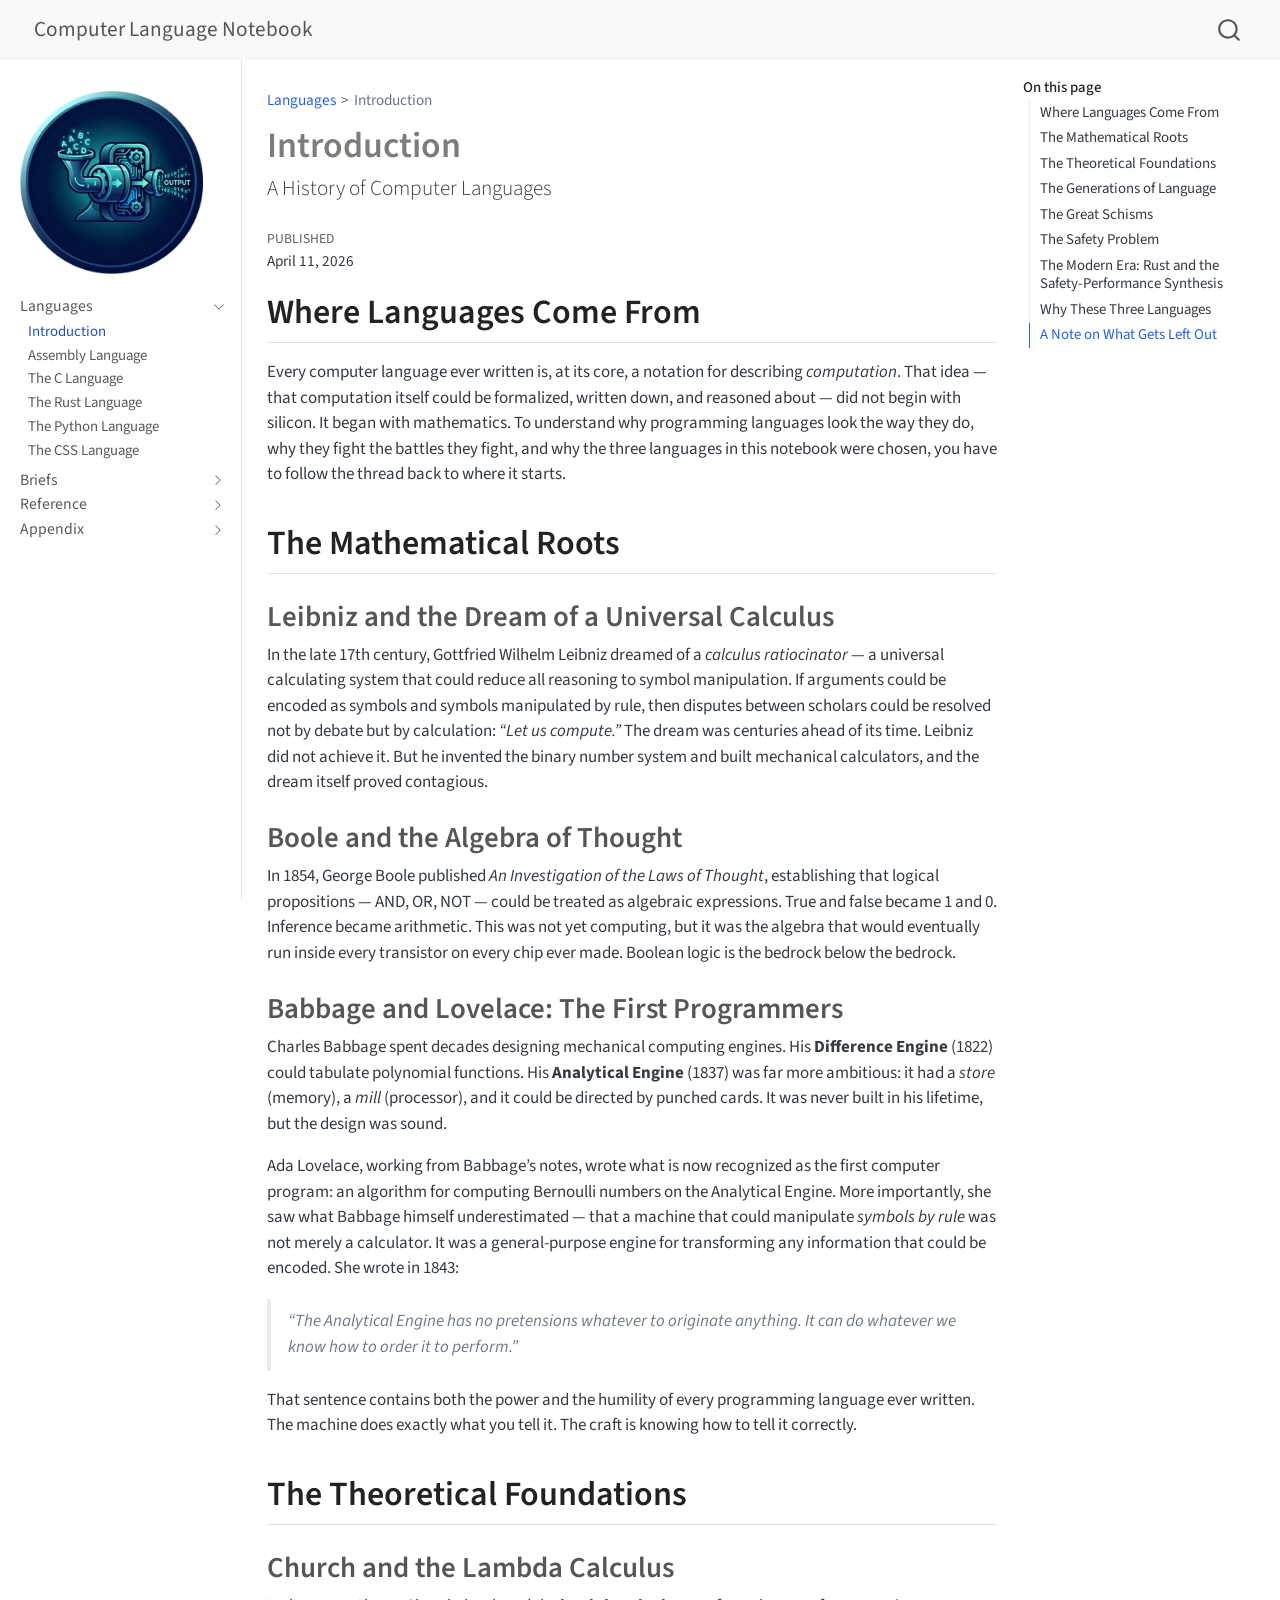
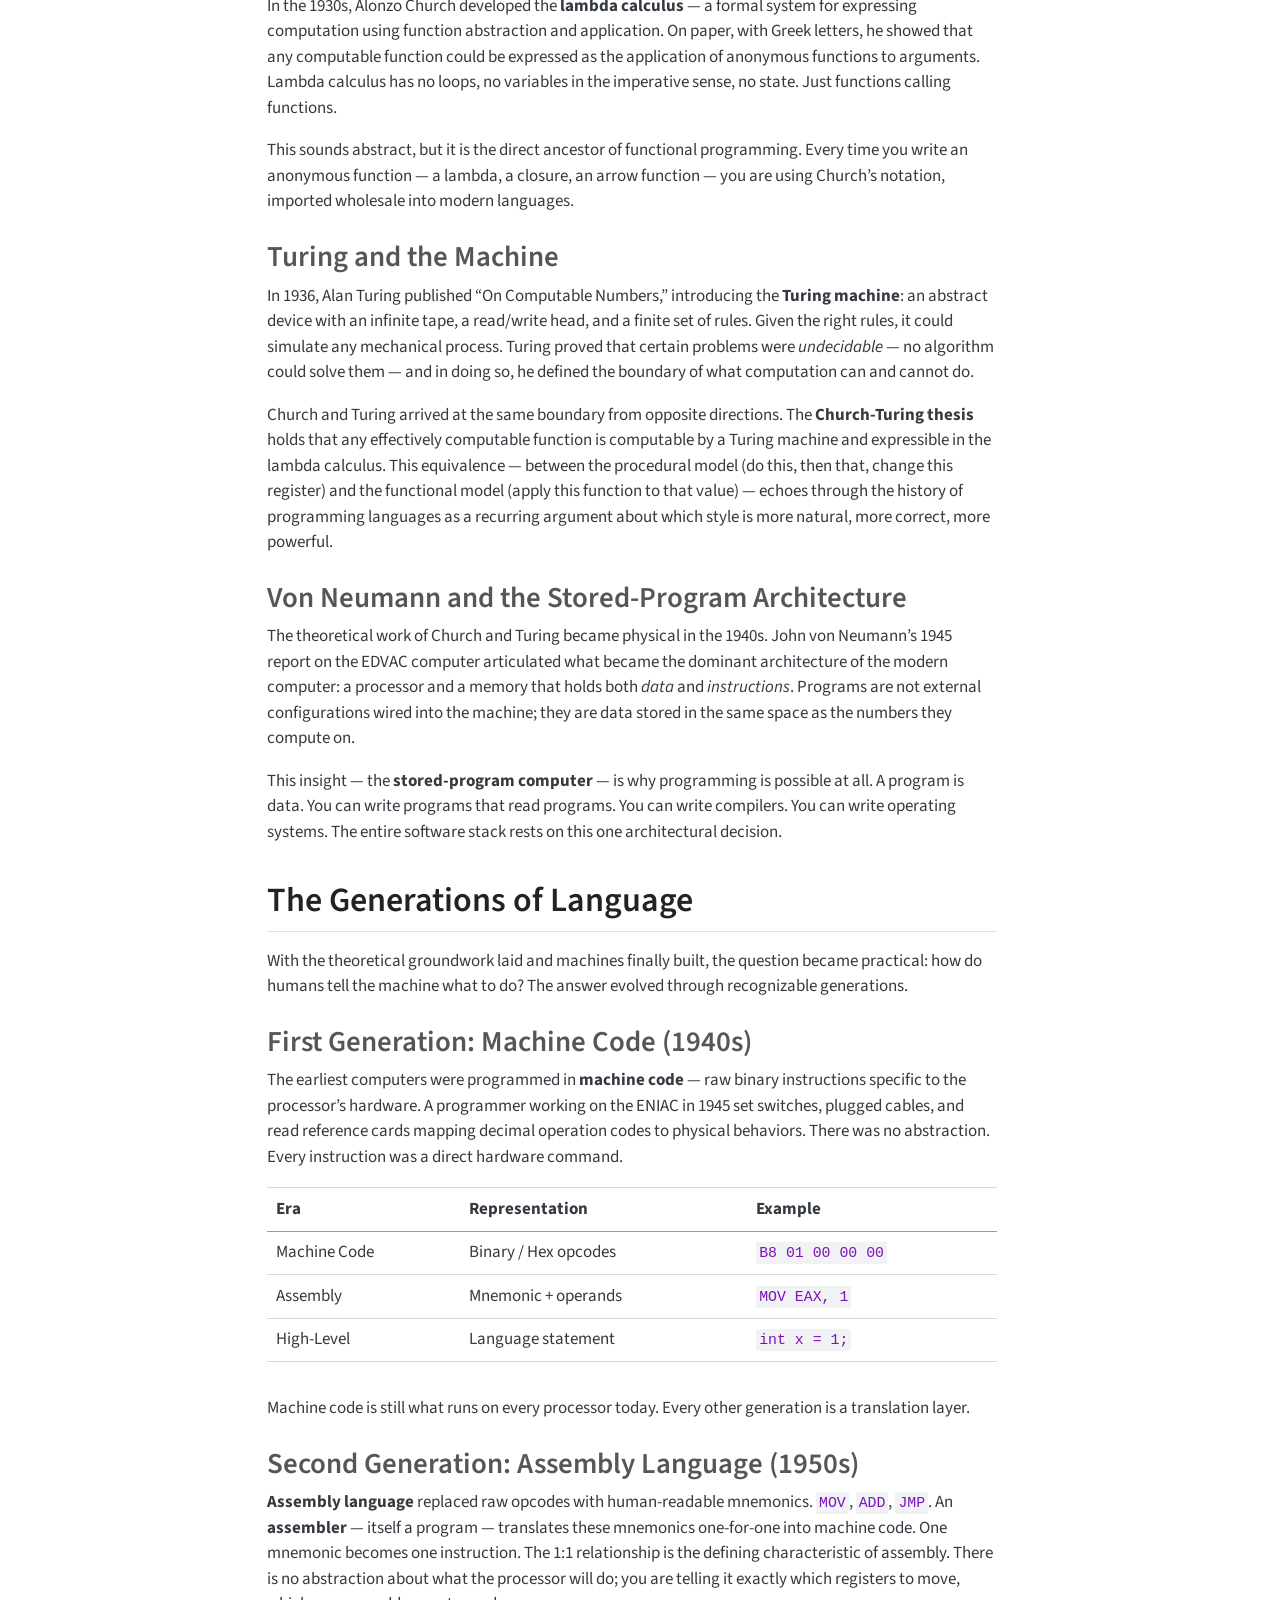
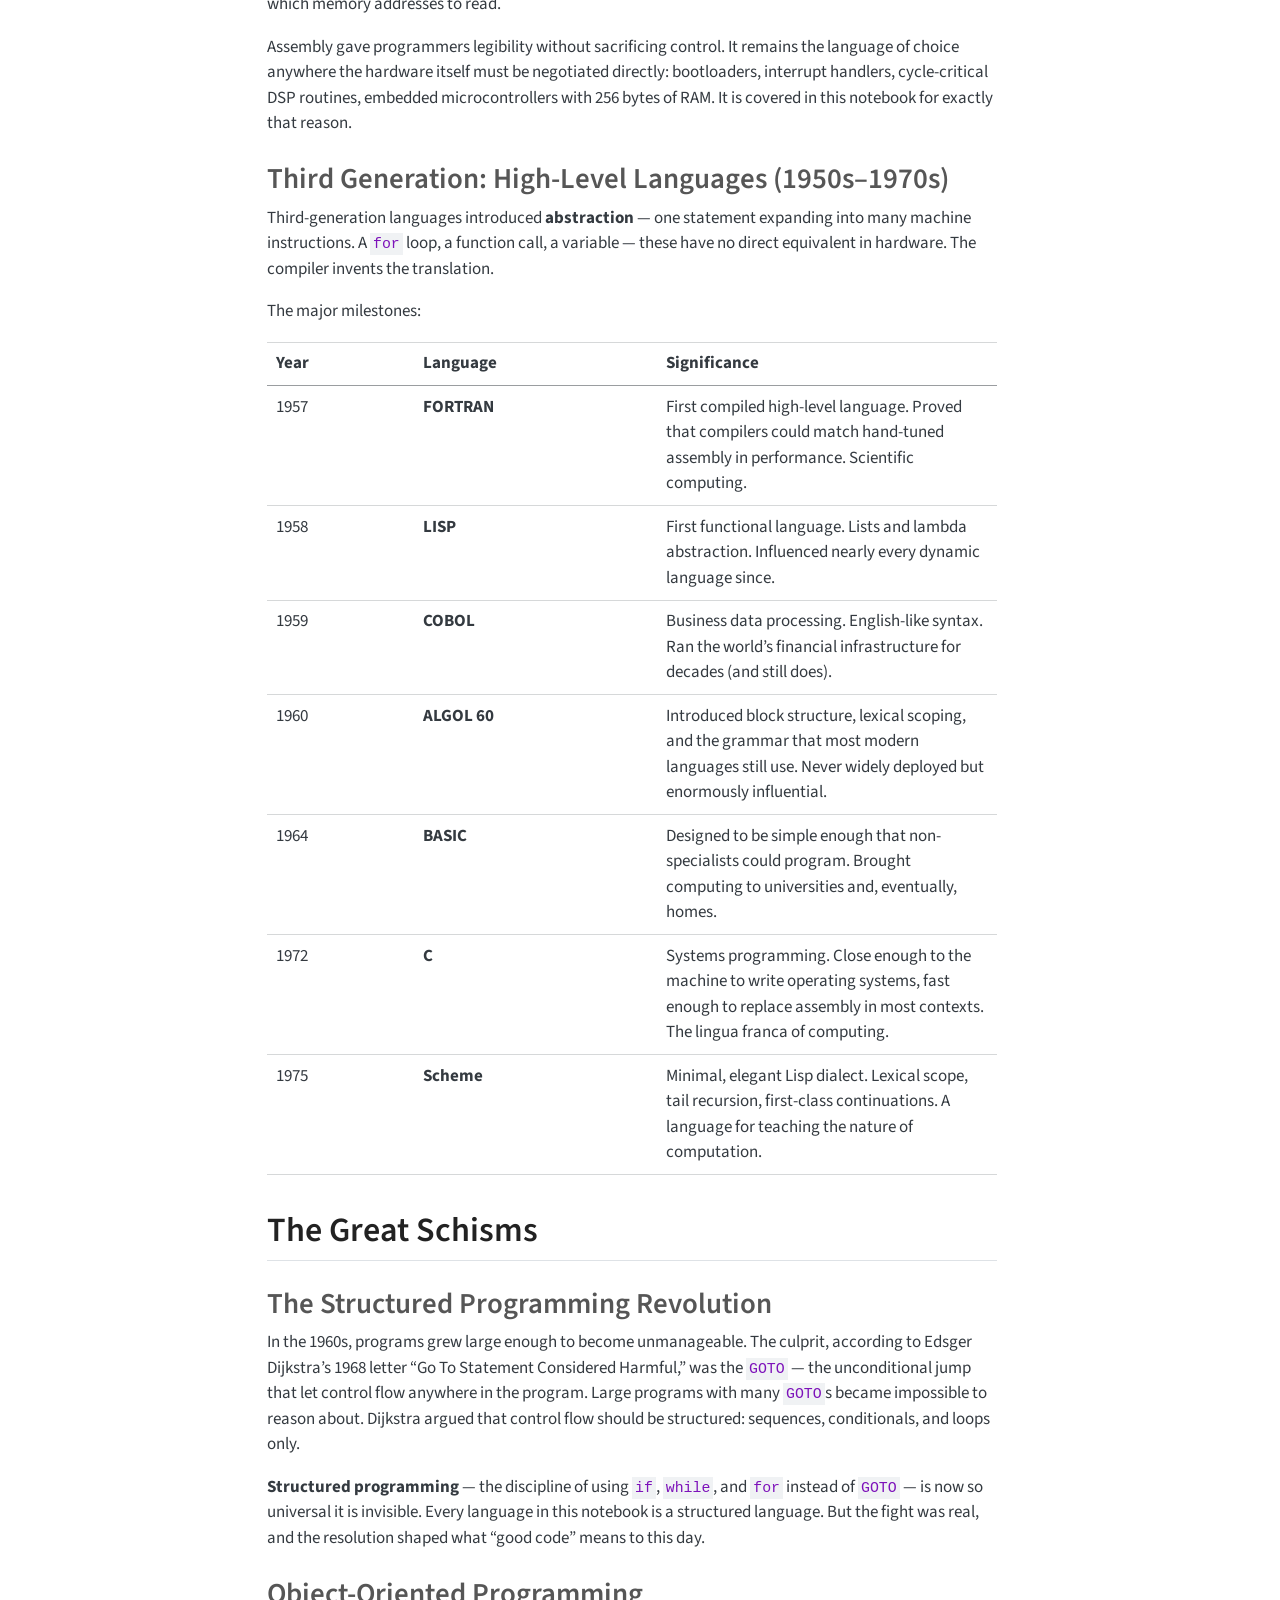
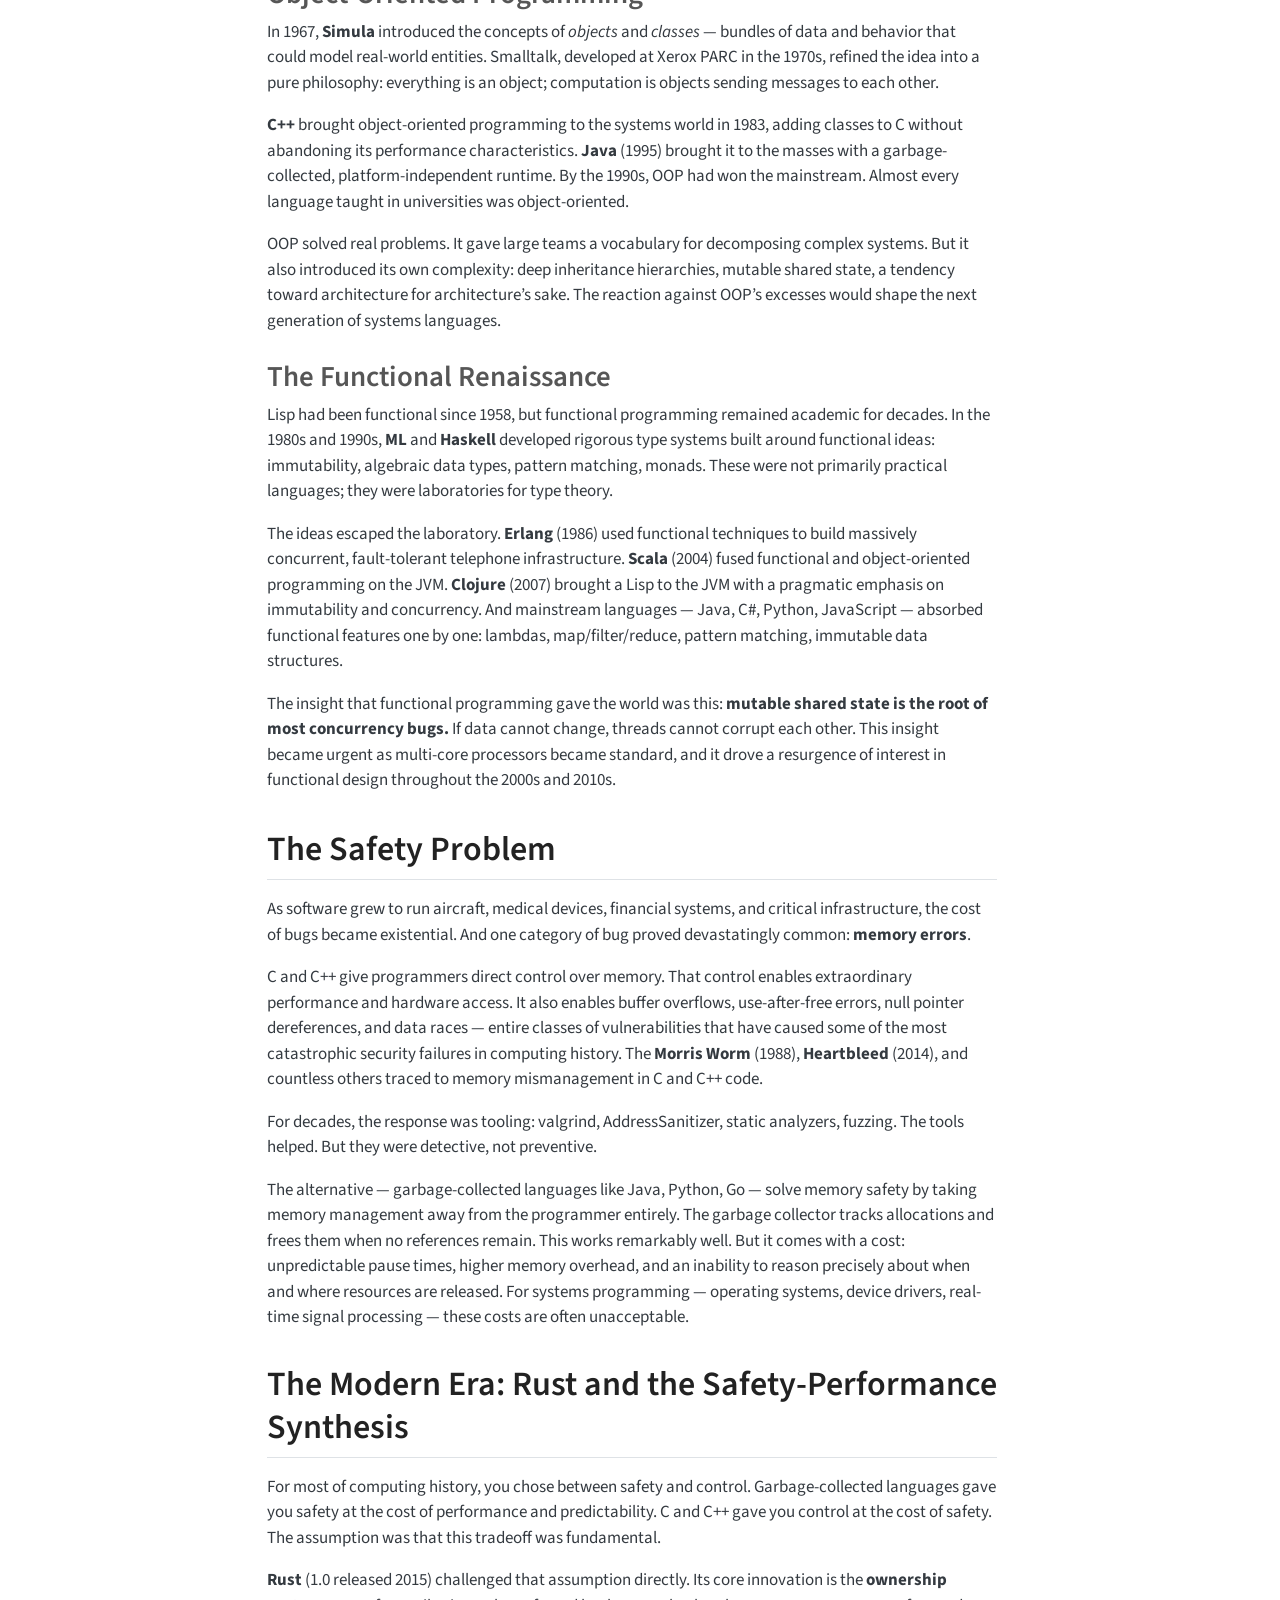
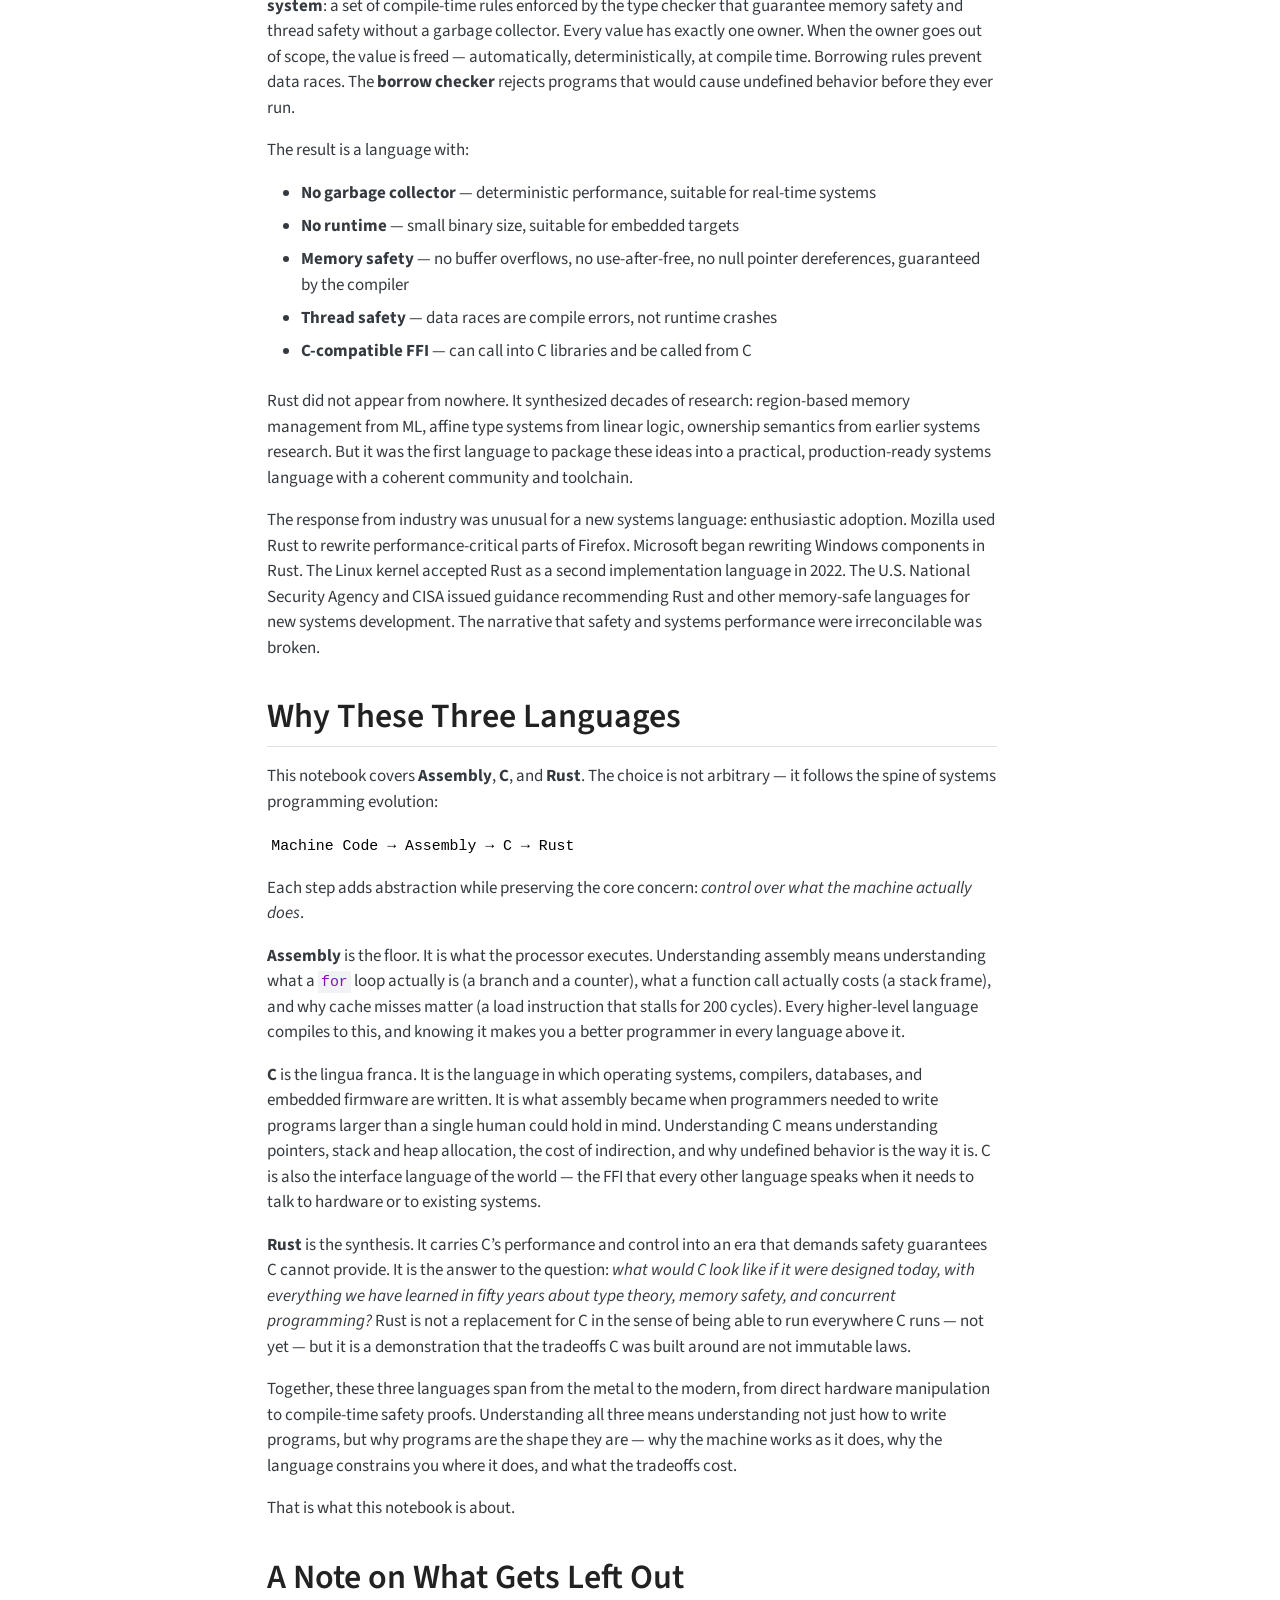
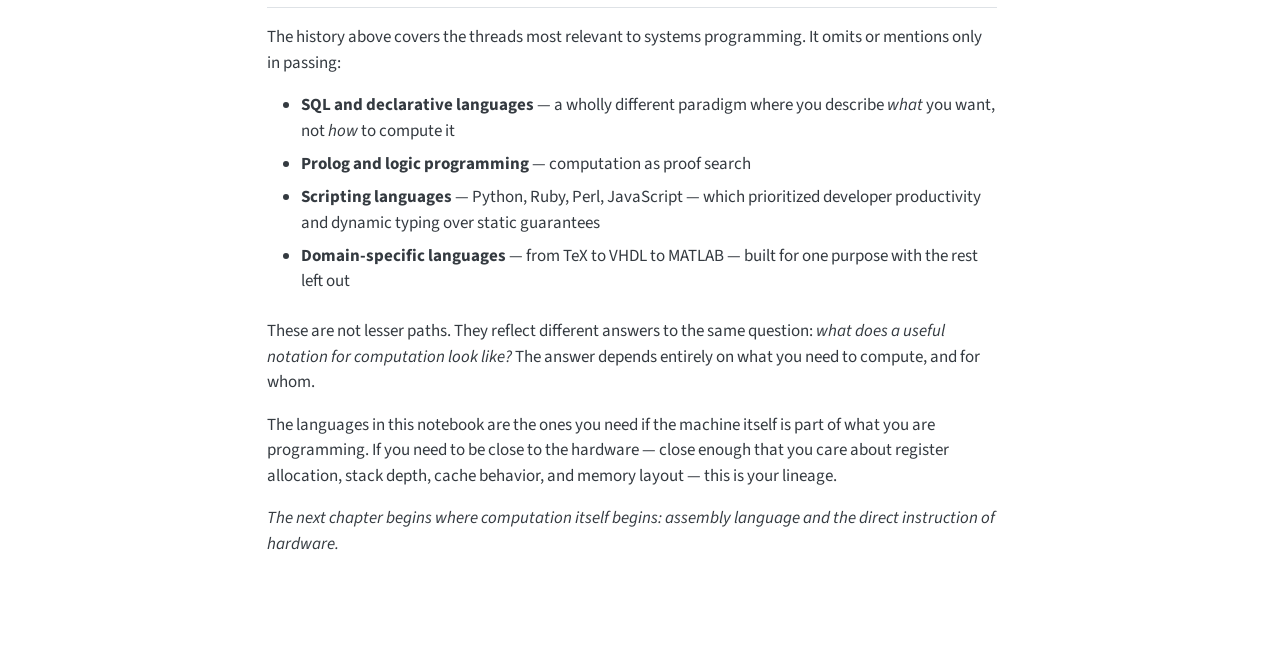
<file: docs/index.html>
<!DOCTYPE html>
<html xmlns="http://www.w3.org/1999/xhtml" lang="en" xml:lang="en"><head>

<meta charset="utf-8">
<meta name="generator" content="quarto-1.8.25">

<meta name="viewport" content="width=device-width, initial-scale=1.0, user-scalable=yes">

<meta name="dcterms.date" content="2026-04-11">

<title>Introduction – Computer Language Notebook</title>
<style>
code{white-space: pre-wrap;}
span.smallcaps{font-variant: small-caps;}
div.columns{display: flex; gap: min(4vw, 1.5em);}
div.column{flex: auto; overflow-x: auto;}
div.hanging-indent{margin-left: 1.5em; text-indent: -1.5em;}
ul.task-list{list-style: none;}
ul.task-list li input[type="checkbox"] {
  width: 0.8em;
  margin: 0 0.8em 0.2em -1em; /* quarto-specific, see https://github.com/quarto-dev/quarto-cli/issues/4556 */ 
  vertical-align: middle;
}
</style>


<script src="site_libs/quarto-nav/quarto-nav.js"></script>
<script src="site_libs/quarto-nav/headroom.min.js"></script>
<script src="site_libs/clipboard/clipboard.min.js"></script>
<script src="site_libs/quarto-search/autocomplete.umd.js"></script>
<script src="site_libs/quarto-search/fuse.min.js"></script>
<script src="site_libs/quarto-search/quarto-search.js"></script>
<meta name="quarto:offset" content="./">
<link href="././favicon.png" rel="icon" type="image/png">
<script src="site_libs/quarto-html/quarto.js" type="module"></script>
<script src="site_libs/quarto-html/tabsets/tabsets.js" type="module"></script>
<script src="site_libs/quarto-html/axe/axe-check.js" type="module"></script>
<script src="site_libs/quarto-html/popper.min.js"></script>
<script src="site_libs/quarto-html/tippy.umd.min.js"></script>
<script src="site_libs/quarto-html/anchor.min.js"></script>
<link href="site_libs/quarto-html/tippy.css" rel="stylesheet">
<link href="site_libs/quarto-html/quarto-syntax-highlighting-7b89279ff1a6dce999919e0e67d4d9ec.css" rel="stylesheet" id="quarto-text-highlighting-styles">
<script src="site_libs/bootstrap/bootstrap.min.js"></script>
<link href="site_libs/bootstrap/bootstrap-icons.css" rel="stylesheet">
<link href="site_libs/bootstrap/bootstrap-238593fbc75c52b1713b5944fbe78712.min.css" rel="stylesheet" append-hash="true" id="quarto-bootstrap" data-mode="light">
<script id="quarto-search-options" type="application/json">{
  "location": "navbar",
  "copy-button": false,
  "collapse-after": 3,
  "panel-placement": "end",
  "type": "overlay",
  "limit": 50,
  "keyboard-shortcut": [
    "f",
    "/",
    "s"
  ],
  "show-item-context": true,
  "language": {
    "search-no-results-text": "No results",
    "search-matching-documents-text": "matching documents",
    "search-copy-link-title": "Copy link to search",
    "search-hide-matches-text": "Hide additional matches",
    "search-more-match-text": "more match in this document",
    "search-more-matches-text": "more matches in this document",
    "search-clear-button-title": "Clear",
    "search-text-placeholder": "",
    "search-detached-cancel-button-title": "Cancel",
    "search-submit-button-title": "Submit",
    "search-label": "Search"
  }
}</script>


<link rel="stylesheet" href="styles.css">
</head>

<body class="nav-sidebar docked nav-fixed quarto-light">

<div id="quarto-search-results"></div>
  <header id="quarto-header" class="headroom fixed-top">
    <nav class="navbar navbar-expand-lg " data-bs-theme="dark">
      <div class="navbar-container container-fluid">
      <div class="navbar-brand-container mx-auto">
    <a href="./index.html" class="navbar-brand navbar-brand-logo">
    </a>
    <a class="navbar-brand" href="./index.html">
    <span class="navbar-title">Computer Language Notebook</span>
    </a>
  </div>
        <div class="quarto-navbar-tools tools-end">
</div>
          <div id="quarto-search" class="" title="Search"></div>
      </div> <!-- /container-fluid -->
    </nav>
  <nav class="quarto-secondary-nav">
    <div class="container-fluid d-flex">
      <button type="button" class="quarto-btn-toggle btn" data-bs-toggle="collapse" role="button" data-bs-target=".quarto-sidebar-collapse-item" aria-controls="quarto-sidebar" aria-expanded="false" aria-label="Toggle sidebar navigation" onclick="if (window.quartoToggleHeadroom) { window.quartoToggleHeadroom(); }">
        <i class="bi bi-layout-text-sidebar-reverse"></i>
      </button>
        <nav class="quarto-page-breadcrumbs" aria-label="breadcrumb"><ol class="breadcrumb"><li class="breadcrumb-item"><a href="./index.html">Languages</a></li><li class="breadcrumb-item"><a href="./index.html">Introduction</a></li></ol></nav>
        <a class="flex-grow-1" role="navigation" data-bs-toggle="collapse" data-bs-target=".quarto-sidebar-collapse-item" aria-controls="quarto-sidebar" aria-expanded="false" aria-label="Toggle sidebar navigation" onclick="if (window.quartoToggleHeadroom) { window.quartoToggleHeadroom(); }">      
        </a>
    </div>
  </nav>
</header>
<!-- content -->
<div id="quarto-content" class="quarto-container page-columns page-rows-contents page-layout-full page-navbar">
<!-- sidebar -->
  <nav id="quarto-sidebar" class="sidebar collapse collapse-horizontal quarto-sidebar-collapse-item sidebar-navigation docked overflow-auto">
    <div class="pt-lg-2 mt-2 text-left sidebar-header">
      <a href="./index.html" class="sidebar-logo-link">
      <img src="././images/logo.png" alt="" class="sidebar-logo light-content py-0 d-lg-inline d-none">
      <img src="././images/logo.png" alt="" class="sidebar-logo dark-content py-0 d-lg-inline d-none">
      </a>
      </div>
    <div class="sidebar-menu-container"> 
    <ul class="list-unstyled mt-1">
        <li class="sidebar-item sidebar-item-section">
      <div class="sidebar-item-container"> 
            <a class="sidebar-item-text sidebar-link text-start" data-bs-toggle="collapse" data-bs-target="#quarto-sidebar-section-1" role="navigation" aria-expanded="true">
 <span class="menu-text">Languages</span></a>
          <a class="sidebar-item-toggle text-start" data-bs-toggle="collapse" data-bs-target="#quarto-sidebar-section-1" role="navigation" aria-expanded="true" aria-label="Toggle section">
            <i class="bi bi-chevron-right ms-2"></i>
          </a> 
      </div>
      <ul id="quarto-sidebar-section-1" class="collapse list-unstyled sidebar-section depth1 show">  
          <li class="sidebar-item">
  <div class="sidebar-item-container"> 
  <a href="./index.html" class="sidebar-item-text sidebar-link active">
 <span class="menu-text">Introduction</span></a>
  </div>
</li>
          <li class="sidebar-item">
  <div class="sidebar-item-container"> 
  <a href="./assembly.html" class="sidebar-item-text sidebar-link">
 <span class="menu-text">Assembly Language</span></a>
  </div>
</li>
          <li class="sidebar-item">
  <div class="sidebar-item-container"> 
  <a href="./c.html" class="sidebar-item-text sidebar-link">
 <span class="menu-text">The C Language</span></a>
  </div>
</li>
          <li class="sidebar-item">
  <div class="sidebar-item-container"> 
  <a href="./rust.html" class="sidebar-item-text sidebar-link">
 <span class="menu-text">The Rust Language</span></a>
  </div>
</li>
          <li class="sidebar-item">
  <div class="sidebar-item-container"> 
  <a href="./python.html" class="sidebar-item-text sidebar-link">
 <span class="menu-text">The Python Language</span></a>
  </div>
</li>
          <li class="sidebar-item">
  <div class="sidebar-item-container"> 
  <a href="./css.html" class="sidebar-item-text sidebar-link">
 <span class="menu-text">The CSS Language</span></a>
  </div>
</li>
      </ul>
  </li>
        <li class="sidebar-item sidebar-item-section">
      <div class="sidebar-item-container"> 
            <a class="sidebar-item-text sidebar-link text-start collapsed" data-bs-toggle="collapse" data-bs-target="#quarto-sidebar-section-2" role="navigation" aria-expanded="false">
 <span class="menu-text">Briefs</span></a>
          <a class="sidebar-item-toggle text-start collapsed" data-bs-toggle="collapse" data-bs-target="#quarto-sidebar-section-2" role="navigation" aria-expanded="false" aria-label="Toggle section">
            <i class="bi bi-chevron-right ms-2"></i>
          </a> 
      </div>
      <ul id="quarto-sidebar-section-2" class="collapse list-unstyled sidebar-section depth1 ">  
          <li class="sidebar-item">
  <div class="sidebar-item-container"> 
  <a href="./b-pyperf.html" class="sidebar-item-text sidebar-link">
 <span class="menu-text">Python Performance Analysis</span></a>
  </div>
</li>
      </ul>
  </li>
        <li class="sidebar-item sidebar-item-section">
      <div class="sidebar-item-container"> 
            <a class="sidebar-item-text sidebar-link text-start collapsed" data-bs-toggle="collapse" data-bs-target="#quarto-sidebar-section-3" role="navigation" aria-expanded="false">
 <span class="menu-text">Reference</span></a>
          <a class="sidebar-item-toggle text-start collapsed" data-bs-toggle="collapse" data-bs-target="#quarto-sidebar-section-3" role="navigation" aria-expanded="false" aria-label="Toggle section">
            <i class="bi bi-chevron-right ms-2"></i>
          </a> 
      </div>
      <ul id="quarto-sidebar-section-3" class="collapse list-unstyled sidebar-section depth1 ">  
          <li class="sidebar-item">
  <div class="sidebar-item-container"> 
  <a href="./reference/assembly-pc.pdf" class="sidebar-item-text sidebar-link">
 <span class="menu-text">PC Assembly Language</span></a>
  </div>
</li>
          <li class="sidebar-item">
  <div class="sidebar-item-container"> 
  <a href="./reference/cs-css-general.pdf" class="sidebar-item-text sidebar-link">
 <span class="menu-text">CSS Web Guide</span></a>
  </div>
</li>
          <li class="sidebar-item">
  <div class="sidebar-item-container"> 
  <a href="./reference/cs-css-selectors.pdf" class="sidebar-item-text sidebar-link">
 <span class="menu-text">CSS Selector Guide</span></a>
  </div>
</li>
      </ul>
  </li>
        <li class="sidebar-item sidebar-item-section">
      <div class="sidebar-item-container"> 
            <a class="sidebar-item-text sidebar-link text-start collapsed" data-bs-toggle="collapse" data-bs-target="#quarto-sidebar-section-4" role="navigation" aria-expanded="false">
 <span class="menu-text">Appendix</span></a>
          <a class="sidebar-item-toggle text-start collapsed" data-bs-toggle="collapse" data-bs-target="#quarto-sidebar-section-4" role="navigation" aria-expanded="false" aria-label="Toggle section">
            <i class="bi bi-chevron-right ms-2"></i>
          </a> 
      </div>
      <ul id="quarto-sidebar-section-4" class="collapse list-unstyled sidebar-section depth1 ">  
          <li class="sidebar-item">
  <div class="sidebar-item-container"> 
  <a href="./glossary.html" class="sidebar-item-text sidebar-link">
 <span class="menu-text">Glossary</span></a>
  </div>
</li>
      </ul>
  </li>
    </ul>
    </div>
</nav>
<div id="quarto-sidebar-glass" class="quarto-sidebar-collapse-item" data-bs-toggle="collapse" data-bs-target=".quarto-sidebar-collapse-item"></div>
<!-- margin-sidebar -->
    <div id="quarto-margin-sidebar" class="sidebar margin-sidebar">
        <nav id="TOC" role="doc-toc" class="toc-active" data-toc-expanded="1">
    <h2 id="toc-title">On this page</h2>
   
  <ul>
  <li><a href="#where-languages-come-from" id="toc-where-languages-come-from" class="nav-link active" data-scroll-target="#where-languages-come-from">Where Languages Come From</a></li>
  <li><a href="#the-mathematical-roots" id="toc-the-mathematical-roots" class="nav-link" data-scroll-target="#the-mathematical-roots">The Mathematical Roots</a>
  <ul>
  <li><a href="#leibniz-and-the-dream-of-a-universal-calculus" id="toc-leibniz-and-the-dream-of-a-universal-calculus" class="nav-link" data-scroll-target="#leibniz-and-the-dream-of-a-universal-calculus">Leibniz and the Dream of a Universal Calculus</a></li>
  <li><a href="#boole-and-the-algebra-of-thought" id="toc-boole-and-the-algebra-of-thought" class="nav-link" data-scroll-target="#boole-and-the-algebra-of-thought">Boole and the Algebra of Thought</a></li>
  <li><a href="#babbage-and-lovelace-the-first-programmers" id="toc-babbage-and-lovelace-the-first-programmers" class="nav-link" data-scroll-target="#babbage-and-lovelace-the-first-programmers">Babbage and Lovelace: The First Programmers</a></li>
  </ul></li>
  <li><a href="#the-theoretical-foundations" id="toc-the-theoretical-foundations" class="nav-link" data-scroll-target="#the-theoretical-foundations">The Theoretical Foundations</a>
  <ul>
  <li><a href="#church-and-the-lambda-calculus" id="toc-church-and-the-lambda-calculus" class="nav-link" data-scroll-target="#church-and-the-lambda-calculus">Church and the Lambda Calculus</a></li>
  <li><a href="#turing-and-the-machine" id="toc-turing-and-the-machine" class="nav-link" data-scroll-target="#turing-and-the-machine">Turing and the Machine</a></li>
  <li><a href="#von-neumann-and-the-stored-program-architecture" id="toc-von-neumann-and-the-stored-program-architecture" class="nav-link" data-scroll-target="#von-neumann-and-the-stored-program-architecture">Von Neumann and the Stored-Program Architecture</a></li>
  </ul></li>
  <li><a href="#the-generations-of-language" id="toc-the-generations-of-language" class="nav-link" data-scroll-target="#the-generations-of-language">The Generations of Language</a>
  <ul>
  <li><a href="#first-generation-machine-code-1940s" id="toc-first-generation-machine-code-1940s" class="nav-link" data-scroll-target="#first-generation-machine-code-1940s">First Generation: Machine Code (1940s)</a></li>
  <li><a href="#second-generation-assembly-language-1950s" id="toc-second-generation-assembly-language-1950s" class="nav-link" data-scroll-target="#second-generation-assembly-language-1950s">Second Generation: Assembly Language (1950s)</a></li>
  <li><a href="#third-generation-high-level-languages-1950s1970s" id="toc-third-generation-high-level-languages-1950s1970s" class="nav-link" data-scroll-target="#third-generation-high-level-languages-1950s1970s">Third Generation: High-Level Languages (1950s–1970s)</a></li>
  </ul></li>
  <li><a href="#the-great-schisms" id="toc-the-great-schisms" class="nav-link" data-scroll-target="#the-great-schisms">The Great Schisms</a>
  <ul>
  <li><a href="#the-structured-programming-revolution" id="toc-the-structured-programming-revolution" class="nav-link" data-scroll-target="#the-structured-programming-revolution">The Structured Programming Revolution</a></li>
  <li><a href="#object-oriented-programming" id="toc-object-oriented-programming" class="nav-link" data-scroll-target="#object-oriented-programming">Object-Oriented Programming</a></li>
  <li><a href="#the-functional-renaissance" id="toc-the-functional-renaissance" class="nav-link" data-scroll-target="#the-functional-renaissance">The Functional Renaissance</a></li>
  </ul></li>
  <li><a href="#the-safety-problem" id="toc-the-safety-problem" class="nav-link" data-scroll-target="#the-safety-problem">The Safety Problem</a></li>
  <li><a href="#the-modern-era-rust-and-the-safety-performance-synthesis" id="toc-the-modern-era-rust-and-the-safety-performance-synthesis" class="nav-link" data-scroll-target="#the-modern-era-rust-and-the-safety-performance-synthesis">The Modern Era: Rust and the Safety-Performance Synthesis</a></li>
  <li><a href="#why-these-three-languages" id="toc-why-these-three-languages" class="nav-link" data-scroll-target="#why-these-three-languages">Why These Three Languages</a></li>
  <li><a href="#a-note-on-what-gets-left-out" id="toc-a-note-on-what-gets-left-out" class="nav-link" data-scroll-target="#a-note-on-what-gets-left-out">A Note on What Gets Left Out</a></li>
  </ul>
</nav>
    </div>
<!-- main -->
<main class="content column-body" id="quarto-document-content">

<header id="title-block-header" class="quarto-title-block default"><nav class="quarto-page-breadcrumbs quarto-title-breadcrumbs d-none d-lg-block" aria-label="breadcrumb"><ol class="breadcrumb"><li class="breadcrumb-item"><a href="./index.html">Languages</a></li><li class="breadcrumb-item"><a href="./index.html">Introduction</a></li></ol></nav>
<div class="quarto-title">
<h1 class="title">Introduction</h1>
<p class="subtitle lead">A History of Computer Languages</p>
</div>



<div class="quarto-title-meta column-body">

    
    <div>
    <div class="quarto-title-meta-heading">Published</div>
    <div class="quarto-title-meta-contents">
      <p class="date">April 11, 2026</p>
    </div>
  </div>
  
    
  </div>
  


</header>


<section id="where-languages-come-from" class="level2">
<h2 class="anchored" data-anchor-id="where-languages-come-from">Where Languages Come From</h2>
<p>Every computer language ever written is, at its core, a notation for describing <em>computation</em>. That idea — that computation itself could be formalized, written down, and reasoned about — did not begin with silicon. It began with mathematics. To understand why programming languages look the way they do, why they fight the battles they fight, and why the three languages in this notebook were chosen, you have to follow the thread back to where it starts.</p>
</section>
<section id="the-mathematical-roots" class="level2">
<h2 class="anchored" data-anchor-id="the-mathematical-roots">The Mathematical Roots</h2>
<section id="leibniz-and-the-dream-of-a-universal-calculus" class="level3">
<h3 class="anchored" data-anchor-id="leibniz-and-the-dream-of-a-universal-calculus">Leibniz and the Dream of a Universal Calculus</h3>
<p>In the late 17th century, Gottfried Wilhelm Leibniz dreamed of a <em>calculus ratiocinator</em> — a universal calculating system that could reduce all reasoning to symbol manipulation. If arguments could be encoded as symbols and symbols manipulated by rule, then disputes between scholars could be resolved not by debate but by calculation: <em>“Let us compute.”</em> The dream was centuries ahead of its time. Leibniz did not achieve it. But he invented the binary number system and built mechanical calculators, and the dream itself proved contagious.</p>
</section>
<section id="boole-and-the-algebra-of-thought" class="level3">
<h3 class="anchored" data-anchor-id="boole-and-the-algebra-of-thought">Boole and the Algebra of Thought</h3>
<p>In 1854, George Boole published <em>An Investigation of the Laws of Thought</em>, establishing that logical propositions — AND, OR, NOT — could be treated as algebraic expressions. True and false became 1 and 0. Inference became arithmetic. This was not yet computing, but it was the algebra that would eventually run inside every transistor on every chip ever made. Boolean logic is the bedrock below the bedrock.</p>
</section>
<section id="babbage-and-lovelace-the-first-programmers" class="level3">
<h3 class="anchored" data-anchor-id="babbage-and-lovelace-the-first-programmers">Babbage and Lovelace: The First Programmers</h3>
<p>Charles Babbage spent decades designing mechanical computing engines. His <strong>Difference Engine</strong> (1822) could tabulate polynomial functions. His <strong>Analytical Engine</strong> (1837) was far more ambitious: it had a <em>store</em> (memory), a <em>mill</em> (processor), and it could be directed by punched cards. It was never built in his lifetime, but the design was sound.</p>
<p>Ada Lovelace, working from Babbage’s notes, wrote what is now recognized as the first computer program: an algorithm for computing Bernoulli numbers on the Analytical Engine. More importantly, she saw what Babbage himself underestimated — that a machine that could manipulate <em>symbols by rule</em> was not merely a calculator. It was a general-purpose engine for transforming any information that could be encoded. She wrote in 1843:</p>
<blockquote class="blockquote">
<p><em>“The Analytical Engine has no pretensions whatever to originate anything. It can do whatever we know how to order it to perform.”</em></p>
</blockquote>
<p>That sentence contains both the power and the humility of every programming language ever written. The machine does exactly what you tell it. The craft is knowing how to tell it correctly.</p>
</section>
</section>
<section id="the-theoretical-foundations" class="level2">
<h2 class="anchored" data-anchor-id="the-theoretical-foundations">The Theoretical Foundations</h2>
<section id="church-and-the-lambda-calculus" class="level3">
<h3 class="anchored" data-anchor-id="church-and-the-lambda-calculus">Church and the Lambda Calculus</h3>
<p>In the 1930s, Alonzo Church developed the <strong>lambda calculus</strong> — a formal system for expressing computation using function abstraction and application. On paper, with Greek letters, he showed that any computable function could be expressed as the application of anonymous functions to arguments. Lambda calculus has no loops, no variables in the imperative sense, no state. Just functions calling functions.</p>
<p>This sounds abstract, but it is the direct ancestor of functional programming. Every time you write an anonymous function — a lambda, a closure, an arrow function — you are using Church’s notation, imported wholesale into modern languages.</p>
</section>
<section id="turing-and-the-machine" class="level3">
<h3 class="anchored" data-anchor-id="turing-and-the-machine">Turing and the Machine</h3>
<p>In 1936, Alan Turing published “On Computable Numbers,” introducing the <strong>Turing machine</strong>: an abstract device with an infinite tape, a read/write head, and a finite set of rules. Given the right rules, it could simulate any mechanical process. Turing proved that certain problems were <em>undecidable</em> — no algorithm could solve them — and in doing so, he defined the boundary of what computation can and cannot do.</p>
<p>Church and Turing arrived at the same boundary from opposite directions. The <strong>Church-Turing thesis</strong> holds that any effectively computable function is computable by a Turing machine and expressible in the lambda calculus. This equivalence — between the procedural model (do this, then that, change this register) and the functional model (apply this function to that value) — echoes through the history of programming languages as a recurring argument about which style is more natural, more correct, more powerful.</p>
</section>
<section id="von-neumann-and-the-stored-program-architecture" class="level3">
<h3 class="anchored" data-anchor-id="von-neumann-and-the-stored-program-architecture">Von Neumann and the Stored-Program Architecture</h3>
<p>The theoretical work of Church and Turing became physical in the 1940s. John von Neumann’s 1945 report on the EDVAC computer articulated what became the dominant architecture of the modern computer: a processor and a memory that holds both <em>data</em> and <em>instructions</em>. Programs are not external configurations wired into the machine; they are data stored in the same space as the numbers they compute on.</p>
<p>This insight — the <strong>stored-program computer</strong> — is why programming is possible at all. A program is data. You can write programs that read programs. You can write compilers. You can write operating systems. The entire software stack rests on this one architectural decision.</p>
</section>
</section>
<section id="the-generations-of-language" class="level2">
<h2 class="anchored" data-anchor-id="the-generations-of-language">The Generations of Language</h2>
<p>With the theoretical groundwork laid and machines finally built, the question became practical: how do humans tell the machine what to do? The answer evolved through recognizable generations.</p>
<section id="first-generation-machine-code-1940s" class="level3">
<h3 class="anchored" data-anchor-id="first-generation-machine-code-1940s">First Generation: Machine Code (1940s)</h3>
<p>The earliest computers were programmed in <strong>machine code</strong> — raw binary instructions specific to the processor’s hardware. A programmer working on the ENIAC in 1945 set switches, plugged cables, and read reference cards mapping decimal operation codes to physical behaviors. There was no abstraction. Every instruction was a direct hardware command.</p>
<table class="caption-top table">
<thead>
<tr class="header">
<th style="text-align: left;">Era</th>
<th style="text-align: left;">Representation</th>
<th style="text-align: left;">Example</th>
</tr>
</thead>
<tbody>
<tr class="odd">
<td style="text-align: left;">Machine Code</td>
<td style="text-align: left;">Binary / Hex opcodes</td>
<td style="text-align: left;"><code>B8 01 00 00 00</code></td>
</tr>
<tr class="even">
<td style="text-align: left;">Assembly</td>
<td style="text-align: left;">Mnemonic + operands</td>
<td style="text-align: left;"><code>MOV EAX, 1</code></td>
</tr>
<tr class="odd">
<td style="text-align: left;">High-Level</td>
<td style="text-align: left;">Language statement</td>
<td style="text-align: left;"><code>int x = 1;</code></td>
</tr>
</tbody>
</table>
<p>Machine code is still what runs on every processor today. Every other generation is a translation layer.</p>
</section>
<section id="second-generation-assembly-language-1950s" class="level3">
<h3 class="anchored" data-anchor-id="second-generation-assembly-language-1950s">Second Generation: Assembly Language (1950s)</h3>
<p><strong>Assembly language</strong> replaced raw opcodes with human-readable mnemonics. <code>MOV</code>, <code>ADD</code>, <code>JMP</code>. An <strong>assembler</strong> — itself a program — translates these mnemonics one-for-one into machine code. One mnemonic becomes one instruction. The 1:1 relationship is the defining characteristic of assembly. There is no abstraction about what the processor will do; you are telling it exactly which registers to move, which memory addresses to read.</p>
<p>Assembly gave programmers legibility without sacrificing control. It remains the language of choice anywhere the hardware itself must be negotiated directly: bootloaders, interrupt handlers, cycle-critical DSP routines, embedded microcontrollers with 256 bytes of RAM. It is covered in this notebook for exactly that reason.</p>
</section>
<section id="third-generation-high-level-languages-1950s1970s" class="level3">
<h3 class="anchored" data-anchor-id="third-generation-high-level-languages-1950s1970s">Third Generation: High-Level Languages (1950s–1970s)</h3>
<p>Third-generation languages introduced <strong>abstraction</strong> — one statement expanding into many machine instructions. A <code>for</code> loop, a function call, a variable — these have no direct equivalent in hardware. The compiler invents the translation.</p>
<p>The major milestones:</p>
<table class="caption-top table">
<colgroup>
<col style="width: 20%">
<col style="width: 33%">
<col style="width: 46%">
</colgroup>
<thead>
<tr class="header">
<th style="text-align: left;">Year</th>
<th style="text-align: left;">Language</th>
<th style="text-align: left;">Significance</th>
</tr>
</thead>
<tbody>
<tr class="odd">
<td style="text-align: left;">1957</td>
<td style="text-align: left;"><strong>FORTRAN</strong></td>
<td style="text-align: left;">First compiled high-level language. Proved that compilers could match hand-tuned assembly in performance. Scientific computing.</td>
</tr>
<tr class="even">
<td style="text-align: left;">1958</td>
<td style="text-align: left;"><strong>LISP</strong></td>
<td style="text-align: left;">First functional language. Lists and lambda abstraction. Influenced nearly every dynamic language since.</td>
</tr>
<tr class="odd">
<td style="text-align: left;">1959</td>
<td style="text-align: left;"><strong>COBOL</strong></td>
<td style="text-align: left;">Business data processing. English-like syntax. Ran the world’s financial infrastructure for decades (and still does).</td>
</tr>
<tr class="even">
<td style="text-align: left;">1960</td>
<td style="text-align: left;"><strong>ALGOL 60</strong></td>
<td style="text-align: left;">Introduced block structure, lexical scoping, and the grammar that most modern languages still use. Never widely deployed but enormously influential.</td>
</tr>
<tr class="odd">
<td style="text-align: left;">1964</td>
<td style="text-align: left;"><strong>BASIC</strong></td>
<td style="text-align: left;">Designed to be simple enough that non-specialists could program. Brought computing to universities and, eventually, homes.</td>
</tr>
<tr class="even">
<td style="text-align: left;">1972</td>
<td style="text-align: left;"><strong>C</strong></td>
<td style="text-align: left;">Systems programming. Close enough to the machine to write operating systems, fast enough to replace assembly in most contexts. The lingua franca of computing.</td>
</tr>
<tr class="odd">
<td style="text-align: left;">1975</td>
<td style="text-align: left;"><strong>Scheme</strong></td>
<td style="text-align: left;">Minimal, elegant Lisp dialect. Lexical scope, tail recursion, first-class continuations. A language for teaching the nature of computation.</td>
</tr>
</tbody>
</table>
</section>
</section>
<section id="the-great-schisms" class="level2">
<h2 class="anchored" data-anchor-id="the-great-schisms">The Great Schisms</h2>
<section id="the-structured-programming-revolution" class="level3">
<h3 class="anchored" data-anchor-id="the-structured-programming-revolution">The Structured Programming Revolution</h3>
<p>In the 1960s, programs grew large enough to become unmanageable. The culprit, according to Edsger Dijkstra’s 1968 letter “Go To Statement Considered Harmful,” was the <code>GOTO</code> — the unconditional jump that let control flow anywhere in the program. Large programs with many <code>GOTO</code>s became impossible to reason about. Dijkstra argued that control flow should be structured: sequences, conditionals, and loops only.</p>
<p><strong>Structured programming</strong> — the discipline of using <code>if</code>, <code>while</code>, and <code>for</code> instead of <code>GOTO</code> — is now so universal it is invisible. Every language in this notebook is a structured language. But the fight was real, and the resolution shaped what “good code” means to this day.</p>
</section>
<section id="object-oriented-programming" class="level3">
<h3 class="anchored" data-anchor-id="object-oriented-programming">Object-Oriented Programming</h3>
<p>In 1967, <strong>Simula</strong> introduced the concepts of <em>objects</em> and <em>classes</em> — bundles of data and behavior that could model real-world entities. Smalltalk, developed at Xerox PARC in the 1970s, refined the idea into a pure philosophy: everything is an object; computation is objects sending messages to each other.</p>
<p><strong>C++</strong> brought object-oriented programming to the systems world in 1983, adding classes to C without abandoning its performance characteristics. <strong>Java</strong> (1995) brought it to the masses with a garbage-collected, platform-independent runtime. By the 1990s, OOP had won the mainstream. Almost every language taught in universities was object-oriented.</p>
<p>OOP solved real problems. It gave large teams a vocabulary for decomposing complex systems. But it also introduced its own complexity: deep inheritance hierarchies, mutable shared state, a tendency toward architecture for architecture’s sake. The reaction against OOP’s excesses would shape the next generation of systems languages.</p>
</section>
<section id="the-functional-renaissance" class="level3">
<h3 class="anchored" data-anchor-id="the-functional-renaissance">The Functional Renaissance</h3>
<p>Lisp had been functional since 1958, but functional programming remained academic for decades. In the 1980s and 1990s, <strong>ML</strong> and <strong>Haskell</strong> developed rigorous type systems built around functional ideas: immutability, algebraic data types, pattern matching, monads. These were not primarily practical languages; they were laboratories for type theory.</p>
<p>The ideas escaped the laboratory. <strong>Erlang</strong> (1986) used functional techniques to build massively concurrent, fault-tolerant telephone infrastructure. <strong>Scala</strong> (2004) fused functional and object-oriented programming on the JVM. <strong>Clojure</strong> (2007) brought a Lisp to the JVM with a pragmatic emphasis on immutability and concurrency. And mainstream languages — Java, C#, Python, JavaScript — absorbed functional features one by one: lambdas, map/filter/reduce, pattern matching, immutable data structures.</p>
<p>The insight that functional programming gave the world was this: <strong>mutable shared state is the root of most concurrency bugs.</strong> If data cannot change, threads cannot corrupt each other. This insight became urgent as multi-core processors became standard, and it drove a resurgence of interest in functional design throughout the 2000s and 2010s.</p>
</section>
</section>
<section id="the-safety-problem" class="level2">
<h2 class="anchored" data-anchor-id="the-safety-problem">The Safety Problem</h2>
<p>As software grew to run aircraft, medical devices, financial systems, and critical infrastructure, the cost of bugs became existential. And one category of bug proved devastatingly common: <strong>memory errors</strong>.</p>
<p>C and C++ give programmers direct control over memory. That control enables extraordinary performance and hardware access. It also enables buffer overflows, use-after-free errors, null pointer dereferences, and data races — entire classes of vulnerabilities that have caused some of the most catastrophic security failures in computing history. The <strong>Morris Worm</strong> (1988), <strong>Heartbleed</strong> (2014), and countless others traced to memory mismanagement in C and C++ code.</p>
<p>For decades, the response was tooling: valgrind, AddressSanitizer, static analyzers, fuzzing. The tools helped. But they were detective, not preventive.</p>
<p>The alternative — garbage-collected languages like Java, Python, Go — solve memory safety by taking memory management away from the programmer entirely. The garbage collector tracks allocations and frees them when no references remain. This works remarkably well. But it comes with a cost: unpredictable pause times, higher memory overhead, and an inability to reason precisely about when and where resources are released. For systems programming — operating systems, device drivers, real-time signal processing — these costs are often unacceptable.</p>
</section>
<section id="the-modern-era-rust-and-the-safety-performance-synthesis" class="level2">
<h2 class="anchored" data-anchor-id="the-modern-era-rust-and-the-safety-performance-synthesis">The Modern Era: Rust and the Safety-Performance Synthesis</h2>
<p>For most of computing history, you chose between safety and control. Garbage-collected languages gave you safety at the cost of performance and predictability. C and C++ gave you control at the cost of safety. The assumption was that this tradeoff was fundamental.</p>
<p><strong>Rust</strong> (1.0 released 2015) challenged that assumption directly. Its core innovation is the <strong>ownership system</strong>: a set of compile-time rules enforced by the type checker that guarantee memory safety and thread safety without a garbage collector. Every value has exactly one owner. When the owner goes out of scope, the value is freed — automatically, deterministically, at compile time. Borrowing rules prevent data races. The <strong>borrow checker</strong> rejects programs that would cause undefined behavior before they ever run.</p>
<p>The result is a language with:</p>
<ul>
<li><strong>No garbage collector</strong> — deterministic performance, suitable for real-time systems</li>
<li><strong>No runtime</strong> — small binary size, suitable for embedded targets</li>
<li><strong>Memory safety</strong> — no buffer overflows, no use-after-free, no null pointer dereferences, guaranteed by the compiler</li>
<li><strong>Thread safety</strong> — data races are compile errors, not runtime crashes</li>
<li><strong>C-compatible FFI</strong> — can call into C libraries and be called from C</li>
</ul>
<p>Rust did not appear from nowhere. It synthesized decades of research: region-based memory management from ML, affine type systems from linear logic, ownership semantics from earlier systems research. But it was the first language to package these ideas into a practical, production-ready systems language with a coherent community and toolchain.</p>
<p>The response from industry was unusual for a new systems language: enthusiastic adoption. Mozilla used Rust to rewrite performance-critical parts of Firefox. Microsoft began rewriting Windows components in Rust. The Linux kernel accepted Rust as a second implementation language in 2022. The U.S. National Security Agency and CISA issued guidance recommending Rust and other memory-safe languages for new systems development. The narrative that safety and systems performance were irreconcilable was broken.</p>
</section>
<section id="why-these-three-languages" class="level2">
<h2 class="anchored" data-anchor-id="why-these-three-languages">Why These Three Languages</h2>
<p>This notebook covers <strong>Assembly</strong>, <strong>C</strong>, and <strong>Rust</strong>. The choice is not arbitrary — it follows the spine of systems programming evolution:</p>
<pre><code>Machine Code → Assembly → C → Rust</code></pre>
<p>Each step adds abstraction while preserving the core concern: <em>control over what the machine actually does</em>.</p>
<p><strong>Assembly</strong> is the floor. It is what the processor executes. Understanding assembly means understanding what a <code>for</code> loop actually is (a branch and a counter), what a function call actually costs (a stack frame), and why cache misses matter (a load instruction that stalls for 200 cycles). Every higher-level language compiles to this, and knowing it makes you a better programmer in every language above it.</p>
<p><strong>C</strong> is the lingua franca. It is the language in which operating systems, compilers, databases, and embedded firmware are written. It is what assembly became when programmers needed to write programs larger than a single human could hold in mind. Understanding C means understanding pointers, stack and heap allocation, the cost of indirection, and why undefined behavior is the way it is. C is also the interface language of the world — the FFI that every other language speaks when it needs to talk to hardware or to existing systems.</p>
<p><strong>Rust</strong> is the synthesis. It carries C’s performance and control into an era that demands safety guarantees C cannot provide. It is the answer to the question: <em>what would C look like if it were designed today, with everything we have learned in fifty years about type theory, memory safety, and concurrent programming?</em> Rust is not a replacement for C in the sense of being able to run everywhere C runs — not yet — but it is a demonstration that the tradeoffs C was built around are not immutable laws.</p>
<p>Together, these three languages span from the metal to the modern, from direct hardware manipulation to compile-time safety proofs. Understanding all three means understanding not just how to write programs, but why programs are the shape they are — why the machine works as it does, why the language constrains you where it does, and what the tradeoffs cost.</p>
<p>That is what this notebook is about.</p>
</section>
<section id="a-note-on-what-gets-left-out" class="level2">
<h2 class="anchored" data-anchor-id="a-note-on-what-gets-left-out">A Note on What Gets Left Out</h2>
<p>The history above covers the threads most relevant to systems programming. It omits or mentions only in passing:</p>
<ul>
<li><strong>SQL and declarative languages</strong> — a wholly different paradigm where you describe <em>what</em> you want, not <em>how</em> to compute it</li>
<li><strong>Prolog and logic programming</strong> — computation as proof search</li>
<li><strong>Scripting languages</strong> — Python, Ruby, Perl, JavaScript — which prioritized developer productivity and dynamic typing over static guarantees</li>
<li><strong>Domain-specific languages</strong> — from TeX to VHDL to MATLAB — built for one purpose with the rest left out</li>
</ul>
<p>These are not lesser paths. They reflect different answers to the same question: <em>what does a useful notation for computation look like?</em> The answer depends entirely on what you need to compute, and for whom.</p>
<p>The languages in this notebook are the ones you need if the machine itself is part of what you are programming. If you need to be close to the hardware — close enough that you care about register allocation, stack depth, cache behavior, and memory layout — this is your lineage.</p>
<p><em>The next chapter begins where computation itself begins: assembly language and the direct instruction of hardware.</em></p>


</section>

</main> <!-- /main -->
<script id="quarto-html-after-body" type="application/javascript">
  window.document.addEventListener("DOMContentLoaded", function (event) {
    const icon = "";
    const anchorJS = new window.AnchorJS();
    anchorJS.options = {
      placement: 'right',
      icon: icon
    };
    anchorJS.add('.anchored');
    const isCodeAnnotation = (el) => {
      for (const clz of el.classList) {
        if (clz.startsWith('code-annotation-')) {                     
          return true;
        }
      }
      return false;
    }
    const onCopySuccess = function(e) {
      // button target
      const button = e.trigger;
      // don't keep focus
      button.blur();
      // flash "checked"
      button.classList.add('code-copy-button-checked');
      var currentTitle = button.getAttribute("title");
      button.setAttribute("title", "Copied!");
      let tooltip;
      if (window.bootstrap) {
        button.setAttribute("data-bs-toggle", "tooltip");
        button.setAttribute("data-bs-placement", "left");
        button.setAttribute("data-bs-title", "Copied!");
        tooltip = new bootstrap.Tooltip(button, 
          { trigger: "manual", 
            customClass: "code-copy-button-tooltip",
            offset: [0, -8]});
        tooltip.show();    
      }
      setTimeout(function() {
        if (tooltip) {
          tooltip.hide();
          button.removeAttribute("data-bs-title");
          button.removeAttribute("data-bs-toggle");
          button.removeAttribute("data-bs-placement");
        }
        button.setAttribute("title", currentTitle);
        button.classList.remove('code-copy-button-checked');
      }, 1000);
      // clear code selection
      e.clearSelection();
    }
    const getTextToCopy = function(trigger) {
      const outerScaffold = trigger.parentElement.cloneNode(true);
      const codeEl = outerScaffold.querySelector('code');
      for (const childEl of codeEl.children) {
        if (isCodeAnnotation(childEl)) {
          childEl.remove();
        }
      }
      return codeEl.innerText;
    }
    const clipboard = new window.ClipboardJS('.code-copy-button:not([data-in-quarto-modal])', {
      text: getTextToCopy
    });
    clipboard.on('success', onCopySuccess);
    if (window.document.getElementById('quarto-embedded-source-code-modal')) {
      const clipboardModal = new window.ClipboardJS('.code-copy-button[data-in-quarto-modal]', {
        text: getTextToCopy,
        container: window.document.getElementById('quarto-embedded-source-code-modal')
      });
      clipboardModal.on('success', onCopySuccess);
    }
      var localhostRegex = new RegExp(/^(?:http|https):\/\/localhost\:?[0-9]*\//);
      var mailtoRegex = new RegExp(/^mailto:/);
        var filterRegex = new RegExp('/' + window.location.host + '/');
      var isInternal = (href) => {
          return filterRegex.test(href) || localhostRegex.test(href) || mailtoRegex.test(href);
      }
      // Inspect non-navigation links and adorn them if external
     var links = window.document.querySelectorAll('a[href]:not(.nav-link):not(.navbar-brand):not(.toc-action):not(.sidebar-link):not(.sidebar-item-toggle):not(.pagination-link):not(.no-external):not([aria-hidden]):not(.dropdown-item):not(.quarto-navigation-tool):not(.about-link)');
      for (var i=0; i<links.length; i++) {
        const link = links[i];
        if (!isInternal(link.href)) {
          // undo the damage that might have been done by quarto-nav.js in the case of
          // links that we want to consider external
          if (link.dataset.originalHref !== undefined) {
            link.href = link.dataset.originalHref;
          }
            // target, if specified
            link.setAttribute("target", "_blank");
            if (link.getAttribute("rel") === null) {
              link.setAttribute("rel", "noopener");
            }
        }
      }
    function tippyHover(el, contentFn, onTriggerFn, onUntriggerFn) {
      const config = {
        allowHTML: true,
        maxWidth: 500,
        delay: 100,
        arrow: false,
        appendTo: function(el) {
            return el.parentElement;
        },
        interactive: true,
        interactiveBorder: 10,
        theme: 'quarto',
        placement: 'bottom-start',
      };
      if (contentFn) {
        config.content = contentFn;
      }
      if (onTriggerFn) {
        config.onTrigger = onTriggerFn;
      }
      if (onUntriggerFn) {
        config.onUntrigger = onUntriggerFn;
      }
      window.tippy(el, config); 
    }
    const noterefs = window.document.querySelectorAll('a[role="doc-noteref"]');
    for (var i=0; i<noterefs.length; i++) {
      const ref = noterefs[i];
      tippyHover(ref, function() {
        // use id or data attribute instead here
        let href = ref.getAttribute('data-footnote-href') || ref.getAttribute('href');
        try { href = new URL(href).hash; } catch {}
        const id = href.replace(/^#\/?/, "");
        const note = window.document.getElementById(id);
        if (note) {
          return note.innerHTML;
        } else {
          return "";
        }
      });
    }
    const xrefs = window.document.querySelectorAll('a.quarto-xref');
    const processXRef = (id, note) => {
      // Strip column container classes
      const stripColumnClz = (el) => {
        el.classList.remove("page-full", "page-columns");
        if (el.children) {
          for (const child of el.children) {
            stripColumnClz(child);
          }
        }
      }
      stripColumnClz(note)
      if (id === null || id.startsWith('sec-')) {
        // Special case sections, only their first couple elements
        const container = document.createElement("div");
        if (note.children && note.children.length > 2) {
          container.appendChild(note.children[0].cloneNode(true));
          for (let i = 1; i < note.children.length; i++) {
            const child = note.children[i];
            if (child.tagName === "P" && child.innerText === "") {
              continue;
            } else {
              container.appendChild(child.cloneNode(true));
              break;
            }
          }
          if (window.Quarto?.typesetMath) {
            window.Quarto.typesetMath(container);
          }
          return container.innerHTML
        } else {
          if (window.Quarto?.typesetMath) {
            window.Quarto.typesetMath(note);
          }
          return note.innerHTML;
        }
      } else {
        // Remove any anchor links if they are present
        const anchorLink = note.querySelector('a.anchorjs-link');
        if (anchorLink) {
          anchorLink.remove();
        }
        if (window.Quarto?.typesetMath) {
          window.Quarto.typesetMath(note);
        }
        if (note.classList.contains("callout")) {
          return note.outerHTML;
        } else {
          return note.innerHTML;
        }
      }
    }
    for (var i=0; i<xrefs.length; i++) {
      const xref = xrefs[i];
      tippyHover(xref, undefined, function(instance) {
        instance.disable();
        let url = xref.getAttribute('href');
        let hash = undefined; 
        if (url.startsWith('#')) {
          hash = url;
        } else {
          try { hash = new URL(url).hash; } catch {}
        }
        if (hash) {
          const id = hash.replace(/^#\/?/, "");
          const note = window.document.getElementById(id);
          if (note !== null) {
            try {
              const html = processXRef(id, note.cloneNode(true));
              instance.setContent(html);
            } finally {
              instance.enable();
              instance.show();
            }
          } else {
            // See if we can fetch this
            fetch(url.split('#')[0])
            .then(res => res.text())
            .then(html => {
              const parser = new DOMParser();
              const htmlDoc = parser.parseFromString(html, "text/html");
              const note = htmlDoc.getElementById(id);
              if (note !== null) {
                const html = processXRef(id, note);
                instance.setContent(html);
              } 
            }).finally(() => {
              instance.enable();
              instance.show();
            });
          }
        } else {
          // See if we can fetch a full url (with no hash to target)
          // This is a special case and we should probably do some content thinning / targeting
          fetch(url)
          .then(res => res.text())
          .then(html => {
            const parser = new DOMParser();
            const htmlDoc = parser.parseFromString(html, "text/html");
            const note = htmlDoc.querySelector('main.content');
            if (note !== null) {
              // This should only happen for chapter cross references
              // (since there is no id in the URL)
              // remove the first header
              if (note.children.length > 0 && note.children[0].tagName === "HEADER") {
                note.children[0].remove();
              }
              const html = processXRef(null, note);
              instance.setContent(html);
            } 
          }).finally(() => {
            instance.enable();
            instance.show();
          });
        }
      }, function(instance) {
      });
    }
        let selectedAnnoteEl;
        const selectorForAnnotation = ( cell, annotation) => {
          let cellAttr = 'data-code-cell="' + cell + '"';
          let lineAttr = 'data-code-annotation="' +  annotation + '"';
          const selector = 'span[' + cellAttr + '][' + lineAttr + ']';
          return selector;
        }
        const selectCodeLines = (annoteEl) => {
          const doc = window.document;
          const targetCell = annoteEl.getAttribute("data-target-cell");
          const targetAnnotation = annoteEl.getAttribute("data-target-annotation");
          const annoteSpan = window.document.querySelector(selectorForAnnotation(targetCell, targetAnnotation));
          const lines = annoteSpan.getAttribute("data-code-lines").split(",");
          const lineIds = lines.map((line) => {
            return targetCell + "-" + line;
          })
          let top = null;
          let height = null;
          let parent = null;
          if (lineIds.length > 0) {
              //compute the position of the single el (top and bottom and make a div)
              const el = window.document.getElementById(lineIds[0]);
              top = el.offsetTop;
              height = el.offsetHeight;
              parent = el.parentElement.parentElement;
            if (lineIds.length > 1) {
              const lastEl = window.document.getElementById(lineIds[lineIds.length - 1]);
              const bottom = lastEl.offsetTop + lastEl.offsetHeight;
              height = bottom - top;
            }
            if (top !== null && height !== null && parent !== null) {
              // cook up a div (if necessary) and position it 
              let div = window.document.getElementById("code-annotation-line-highlight");
              if (div === null) {
                div = window.document.createElement("div");
                div.setAttribute("id", "code-annotation-line-highlight");
                div.style.position = 'absolute';
                parent.appendChild(div);
              }
              div.style.top = top - 2 + "px";
              div.style.height = height + 4 + "px";
              div.style.left = 0;
              let gutterDiv = window.document.getElementById("code-annotation-line-highlight-gutter");
              if (gutterDiv === null) {
                gutterDiv = window.document.createElement("div");
                gutterDiv.setAttribute("id", "code-annotation-line-highlight-gutter");
                gutterDiv.style.position = 'absolute';
                const codeCell = window.document.getElementById(targetCell);
                const gutter = codeCell.querySelector('.code-annotation-gutter');
                gutter.appendChild(gutterDiv);
              }
              gutterDiv.style.top = top - 2 + "px";
              gutterDiv.style.height = height + 4 + "px";
            }
            selectedAnnoteEl = annoteEl;
          }
        };
        const unselectCodeLines = () => {
          const elementsIds = ["code-annotation-line-highlight", "code-annotation-line-highlight-gutter"];
          elementsIds.forEach((elId) => {
            const div = window.document.getElementById(elId);
            if (div) {
              div.remove();
            }
          });
          selectedAnnoteEl = undefined;
        };
          // Handle positioning of the toggle
      window.addEventListener(
        "resize",
        throttle(() => {
          elRect = undefined;
          if (selectedAnnoteEl) {
            selectCodeLines(selectedAnnoteEl);
          }
        }, 10)
      );
      function throttle(fn, ms) {
      let throttle = false;
      let timer;
        return (...args) => {
          if(!throttle) { // first call gets through
              fn.apply(this, args);
              throttle = true;
          } else { // all the others get throttled
              if(timer) clearTimeout(timer); // cancel #2
              timer = setTimeout(() => {
                fn.apply(this, args);
                timer = throttle = false;
              }, ms);
          }
        };
      }
        // Attach click handler to the DT
        const annoteDls = window.document.querySelectorAll('dt[data-target-cell]');
        for (const annoteDlNode of annoteDls) {
          annoteDlNode.addEventListener('click', (event) => {
            const clickedEl = event.target;
            if (clickedEl !== selectedAnnoteEl) {
              unselectCodeLines();
              const activeEl = window.document.querySelector('dt[data-target-cell].code-annotation-active');
              if (activeEl) {
                activeEl.classList.remove('code-annotation-active');
              }
              selectCodeLines(clickedEl);
              clickedEl.classList.add('code-annotation-active');
            } else {
              // Unselect the line
              unselectCodeLines();
              clickedEl.classList.remove('code-annotation-active');
            }
          });
        }
    const findCites = (el) => {
      const parentEl = el.parentElement;
      if (parentEl) {
        const cites = parentEl.dataset.cites;
        if (cites) {
          return {
            el,
            cites: cites.split(' ')
          };
        } else {
          return findCites(el.parentElement)
        }
      } else {
        return undefined;
      }
    };
    var bibliorefs = window.document.querySelectorAll('a[role="doc-biblioref"]');
    for (var i=0; i<bibliorefs.length; i++) {
      const ref = bibliorefs[i];
      const citeInfo = findCites(ref);
      if (citeInfo) {
        tippyHover(citeInfo.el, function() {
          var popup = window.document.createElement('div');
          citeInfo.cites.forEach(function(cite) {
            var citeDiv = window.document.createElement('div');
            citeDiv.classList.add('hanging-indent');
            citeDiv.classList.add('csl-entry');
            var biblioDiv = window.document.getElementById('ref-' + cite);
            if (biblioDiv) {
              citeDiv.innerHTML = biblioDiv.innerHTML;
            }
            popup.appendChild(citeDiv);
          });
          return popup.innerHTML;
        });
      }
    }
  });
  </script>
</div> <!-- /content -->




</body></html>
</file>
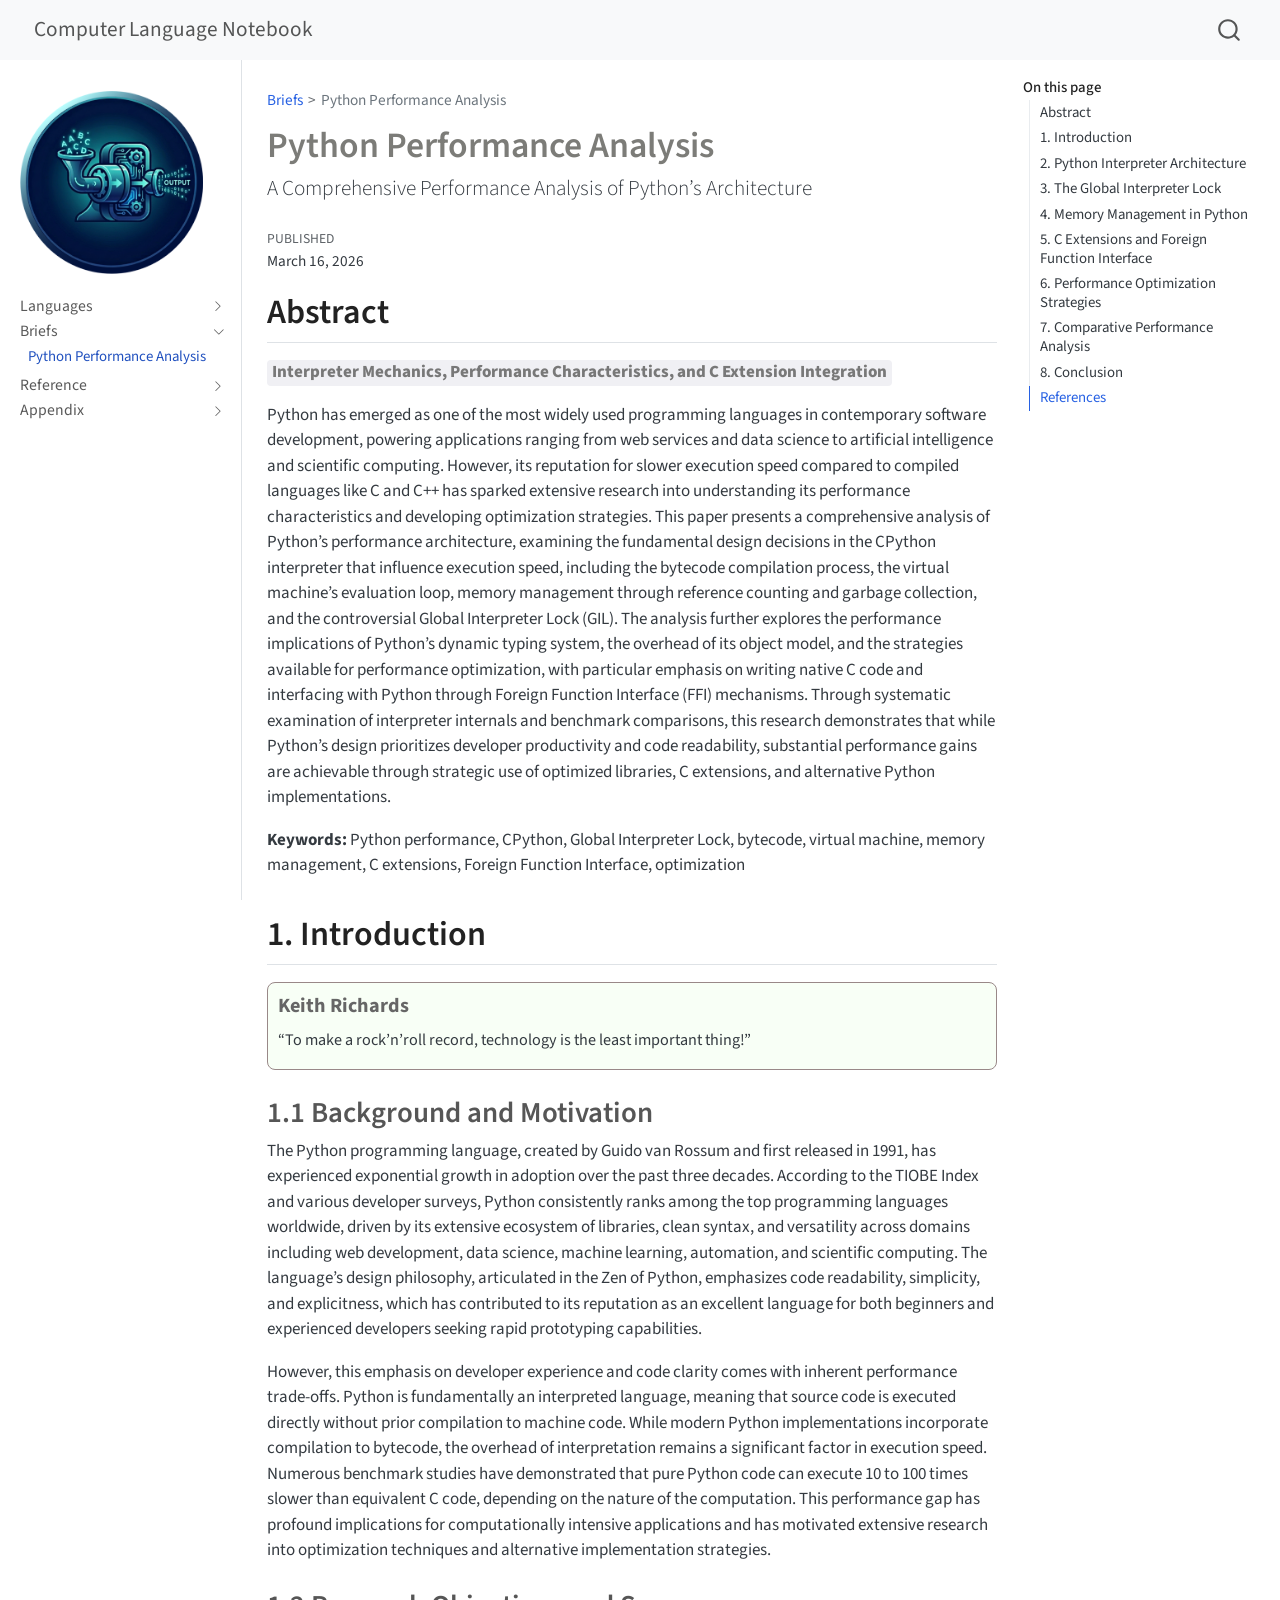
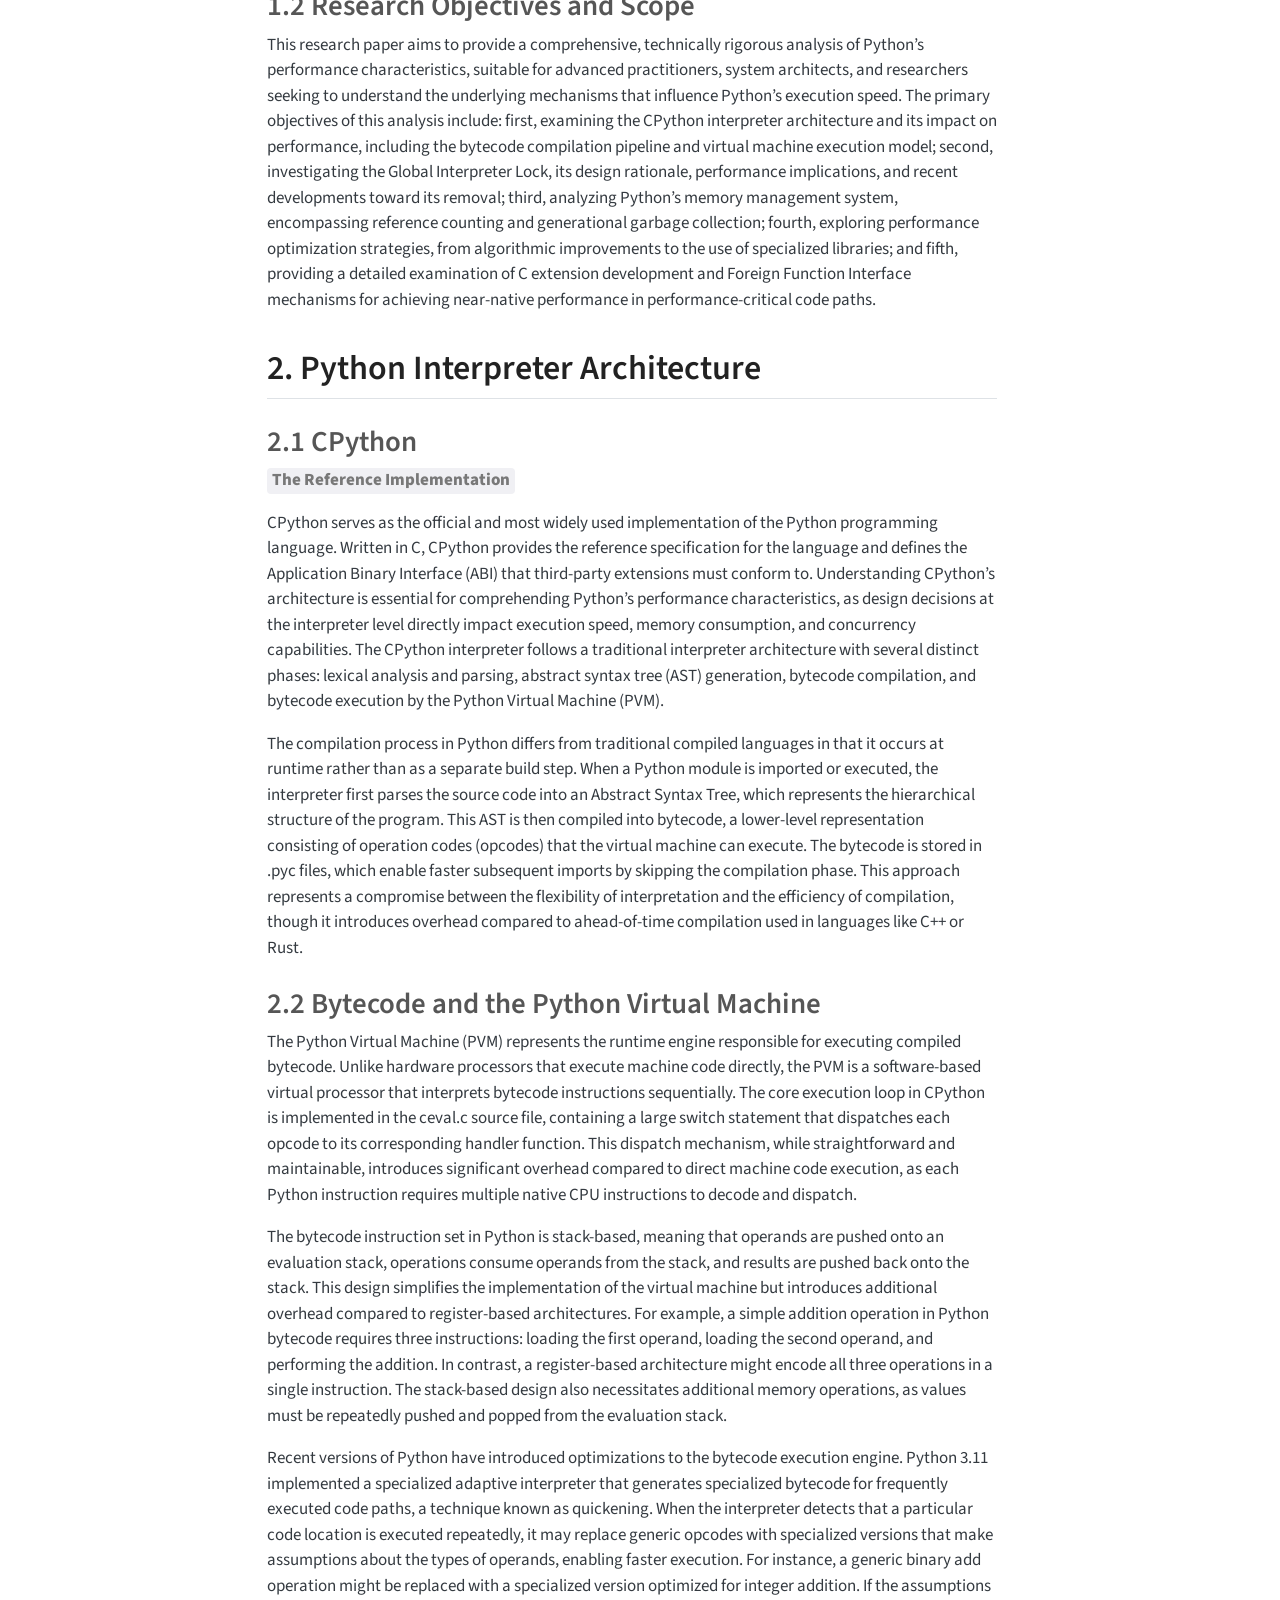
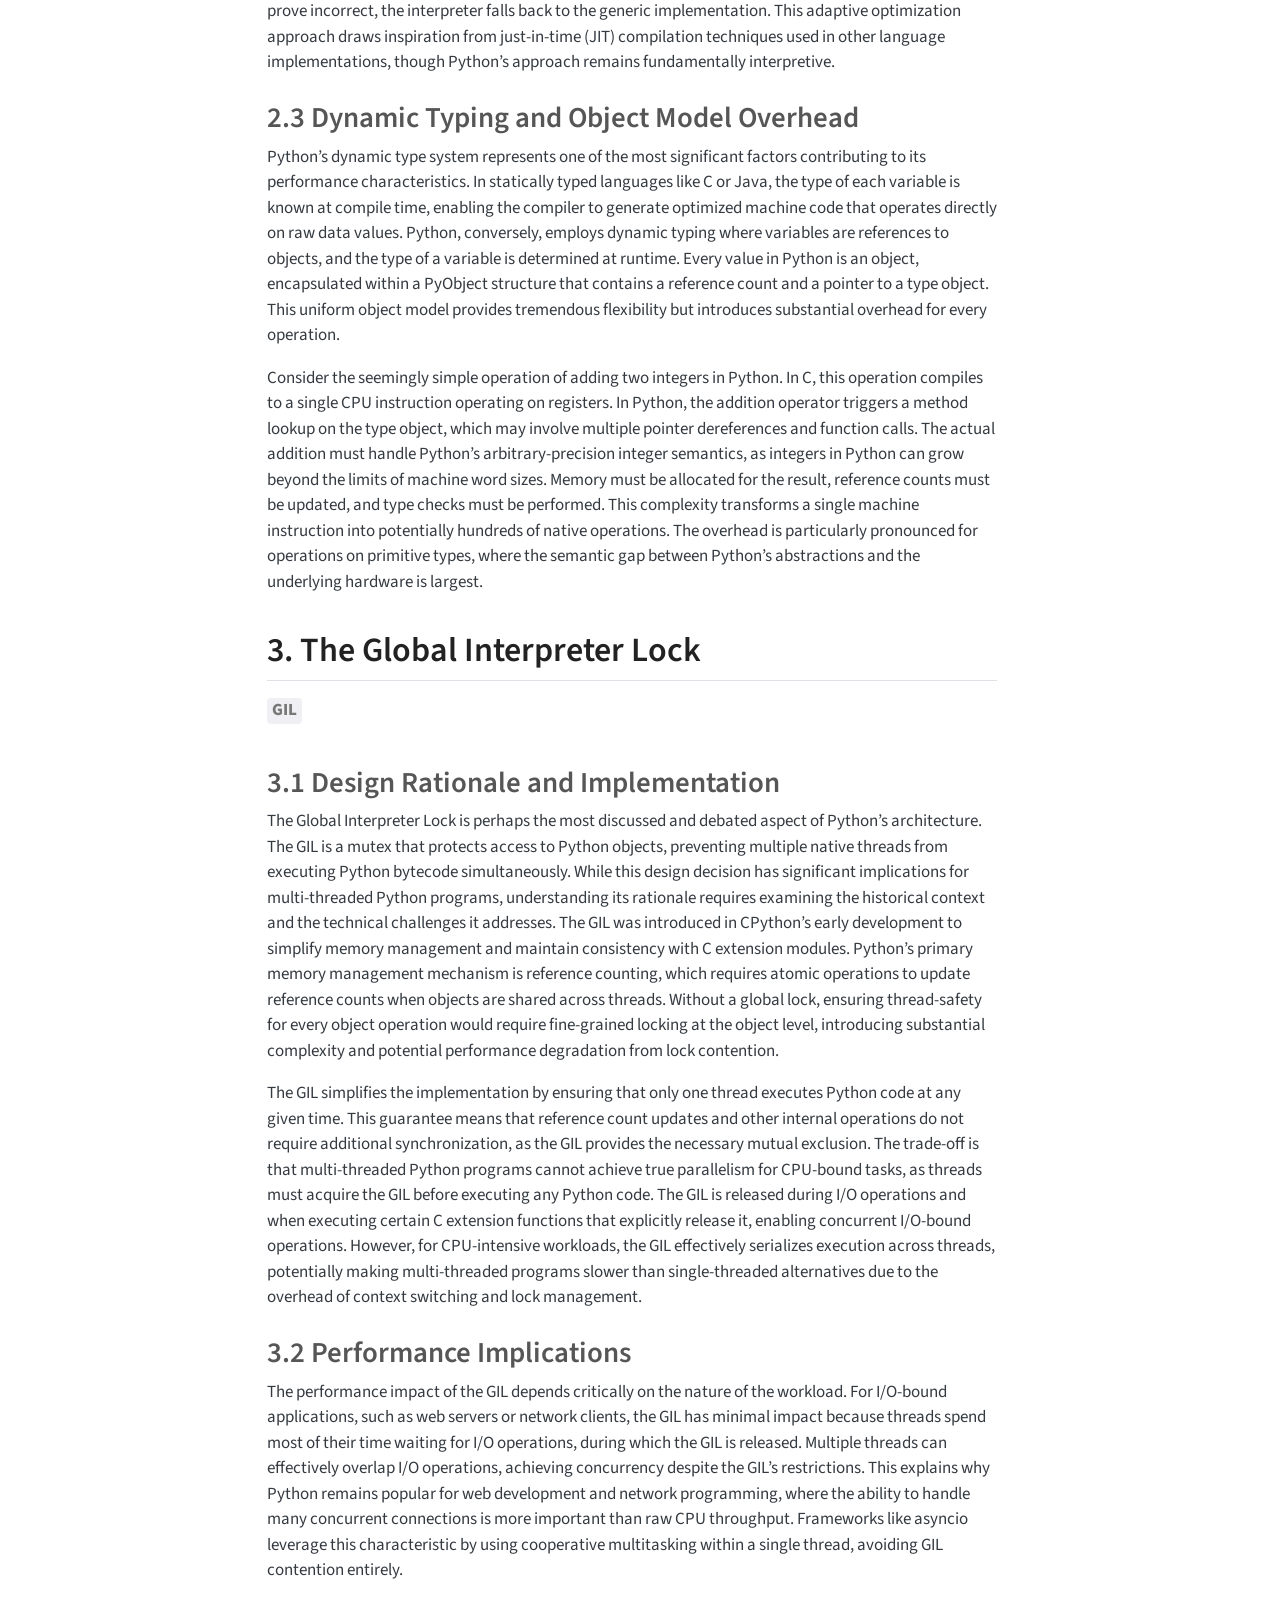
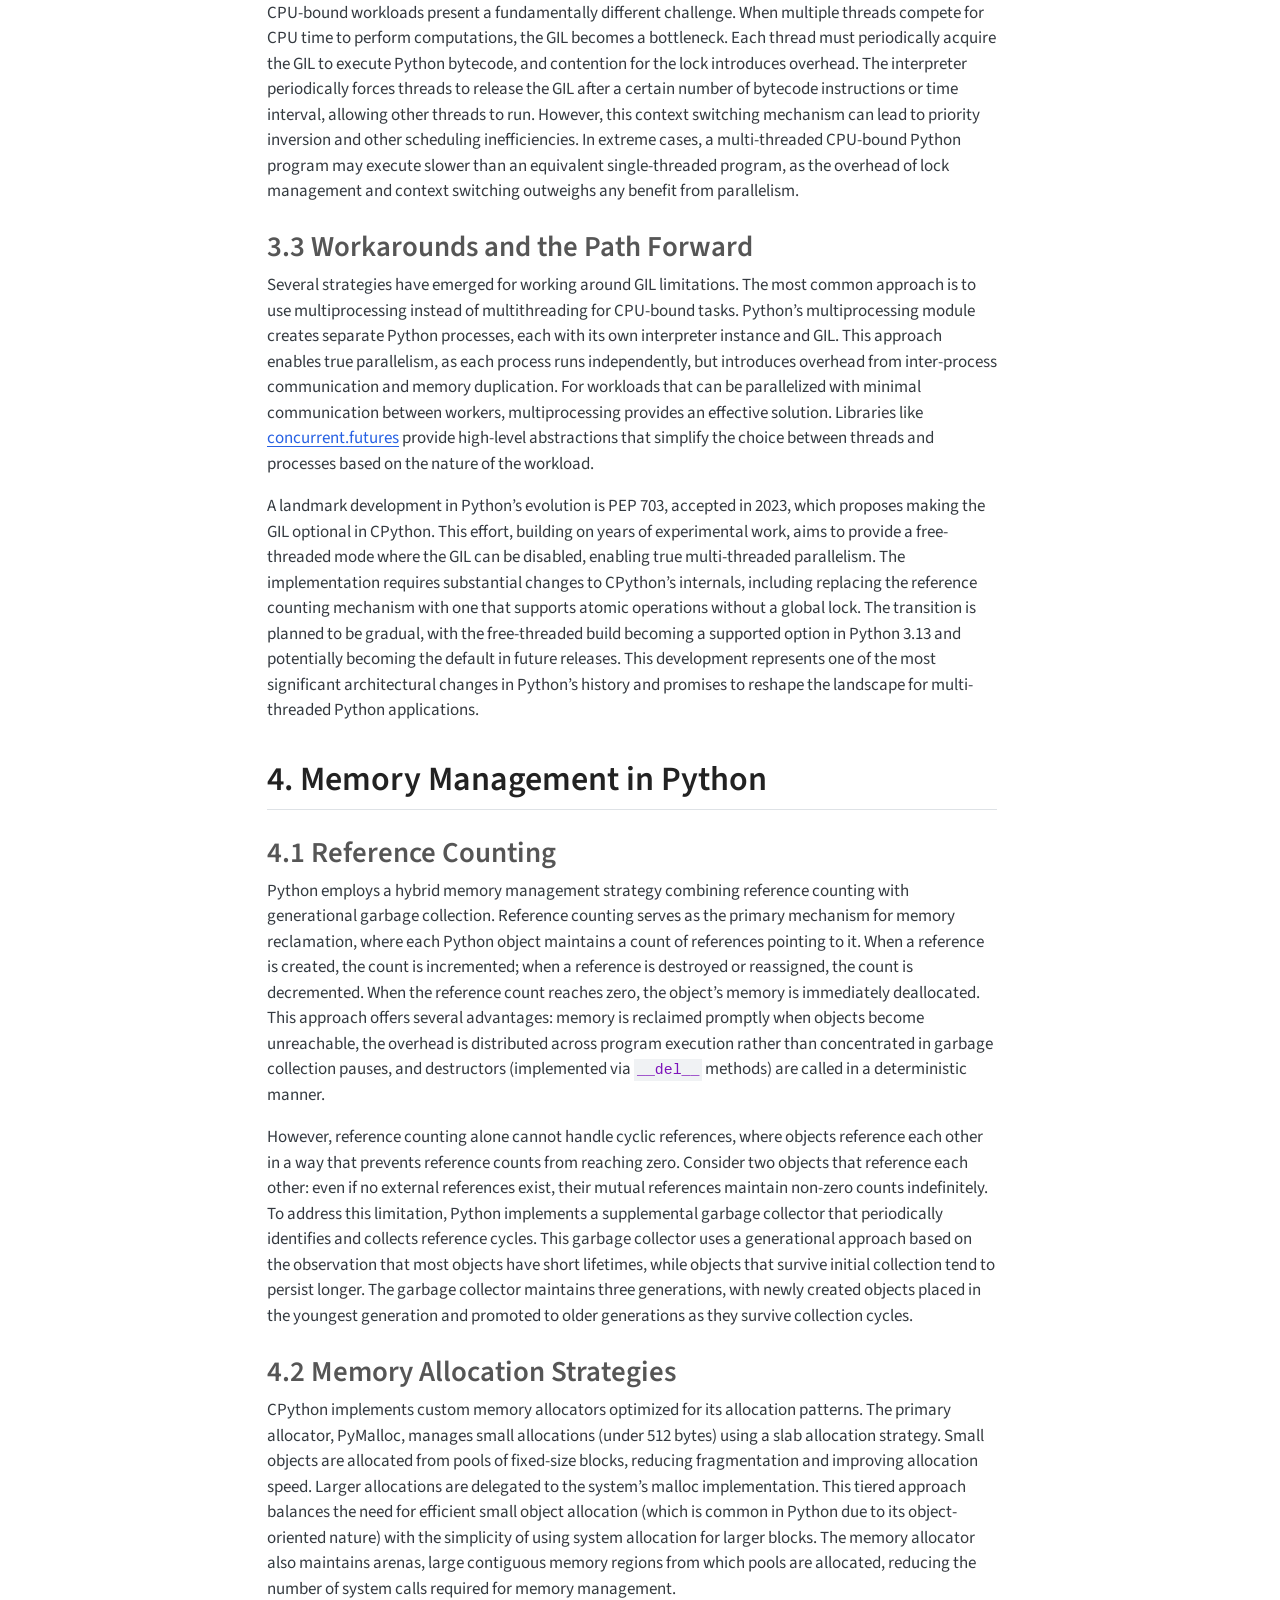
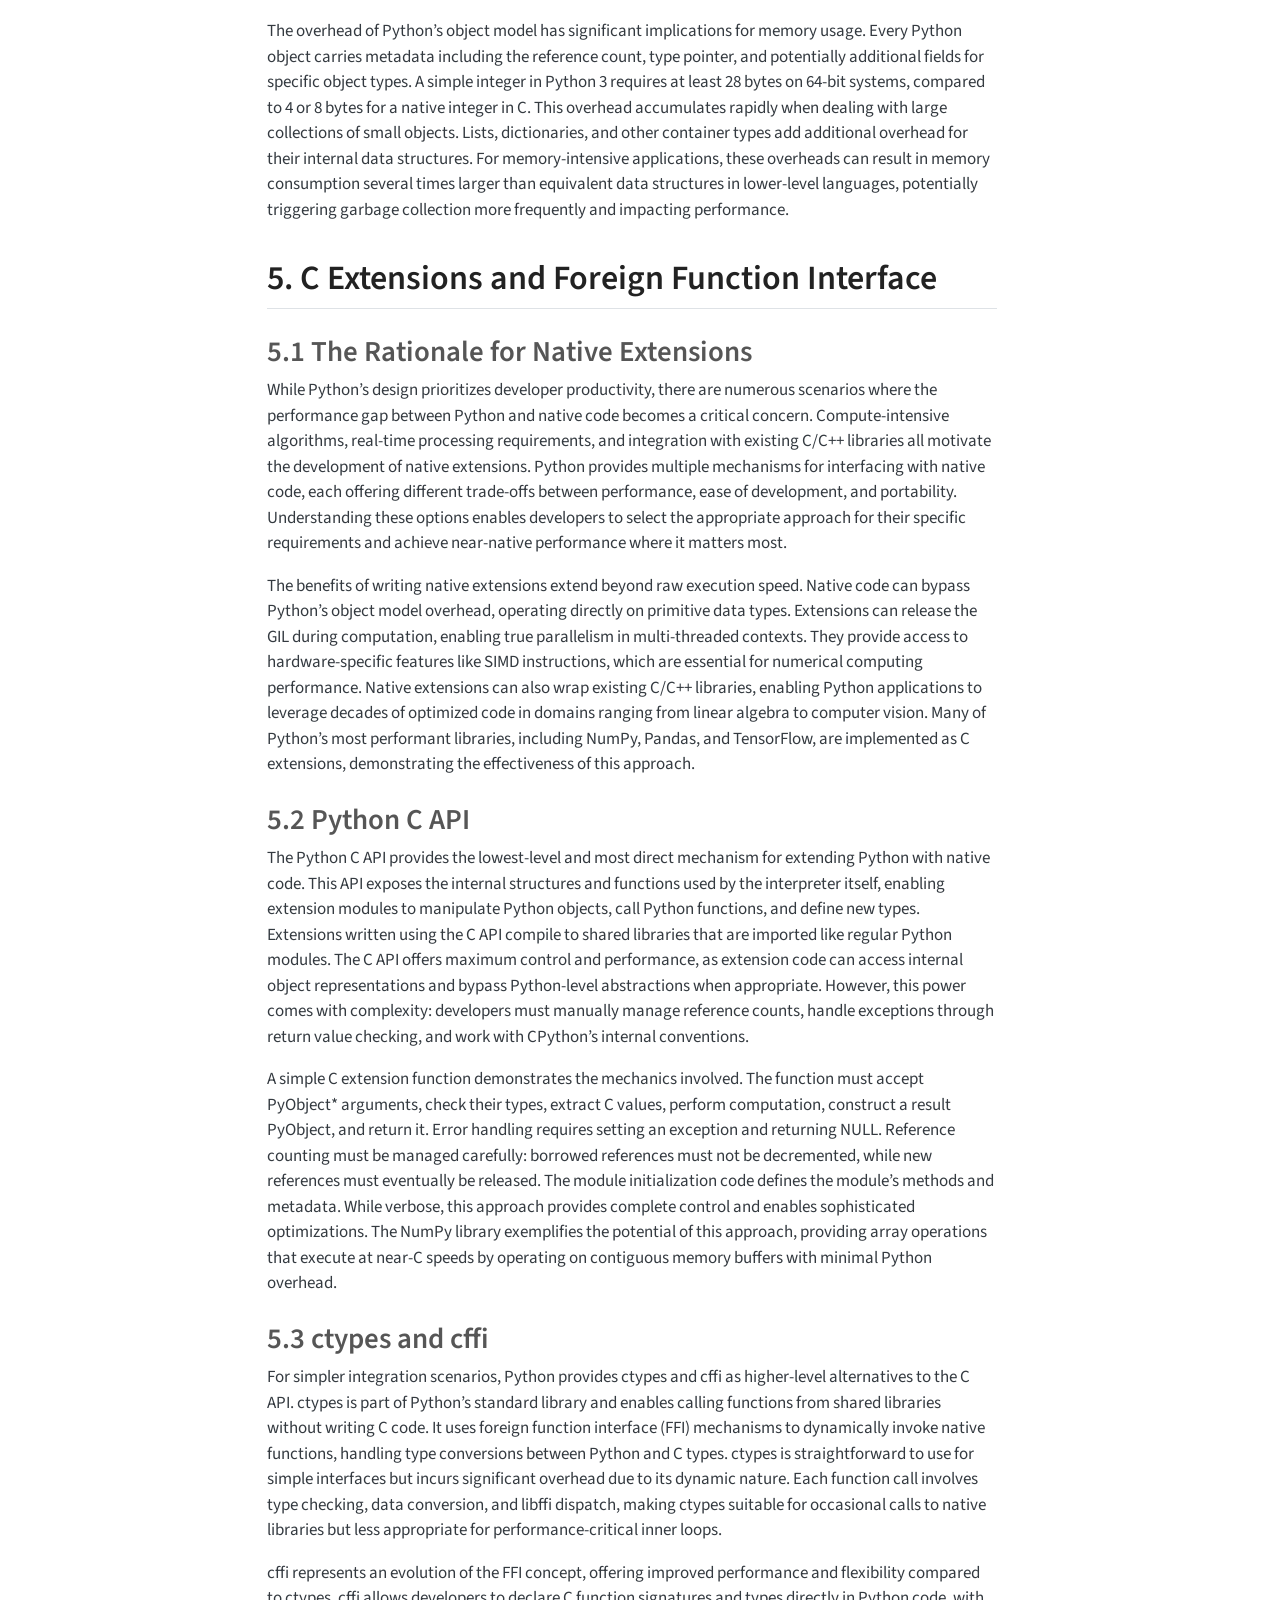
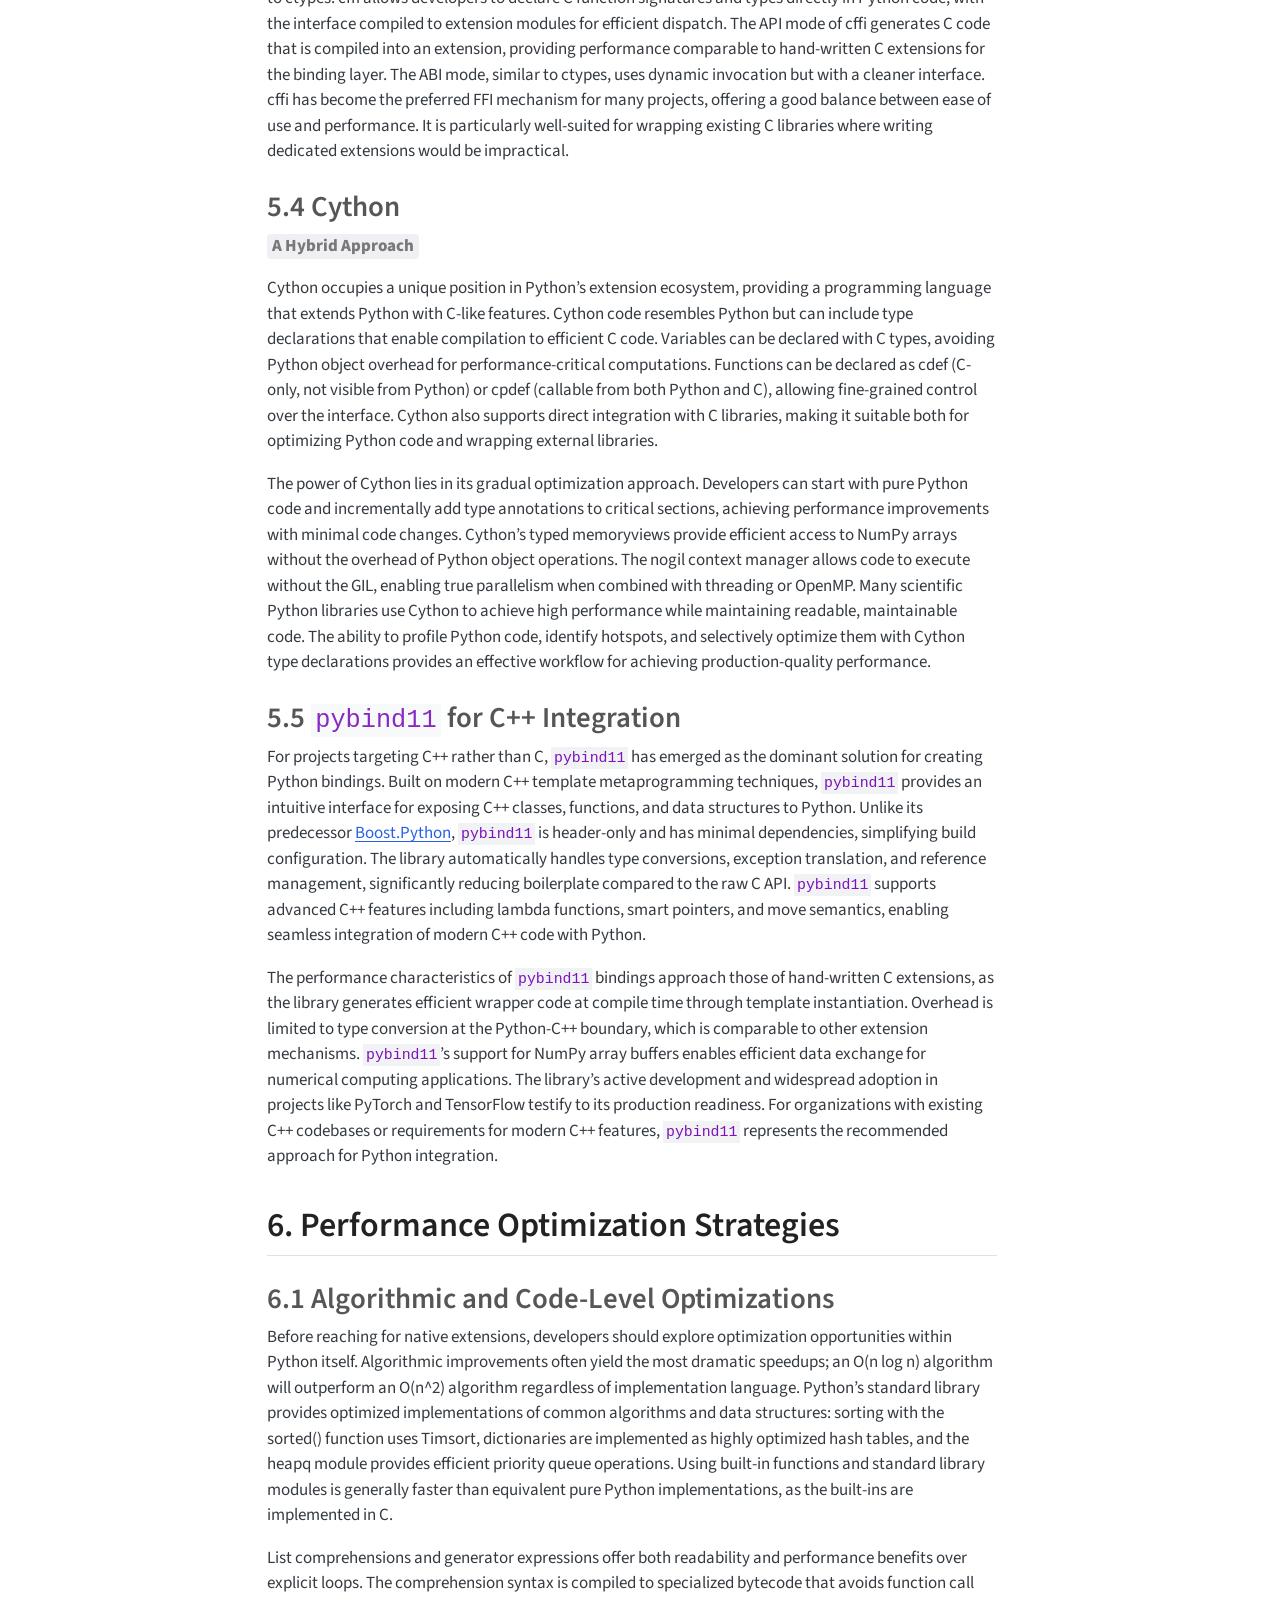
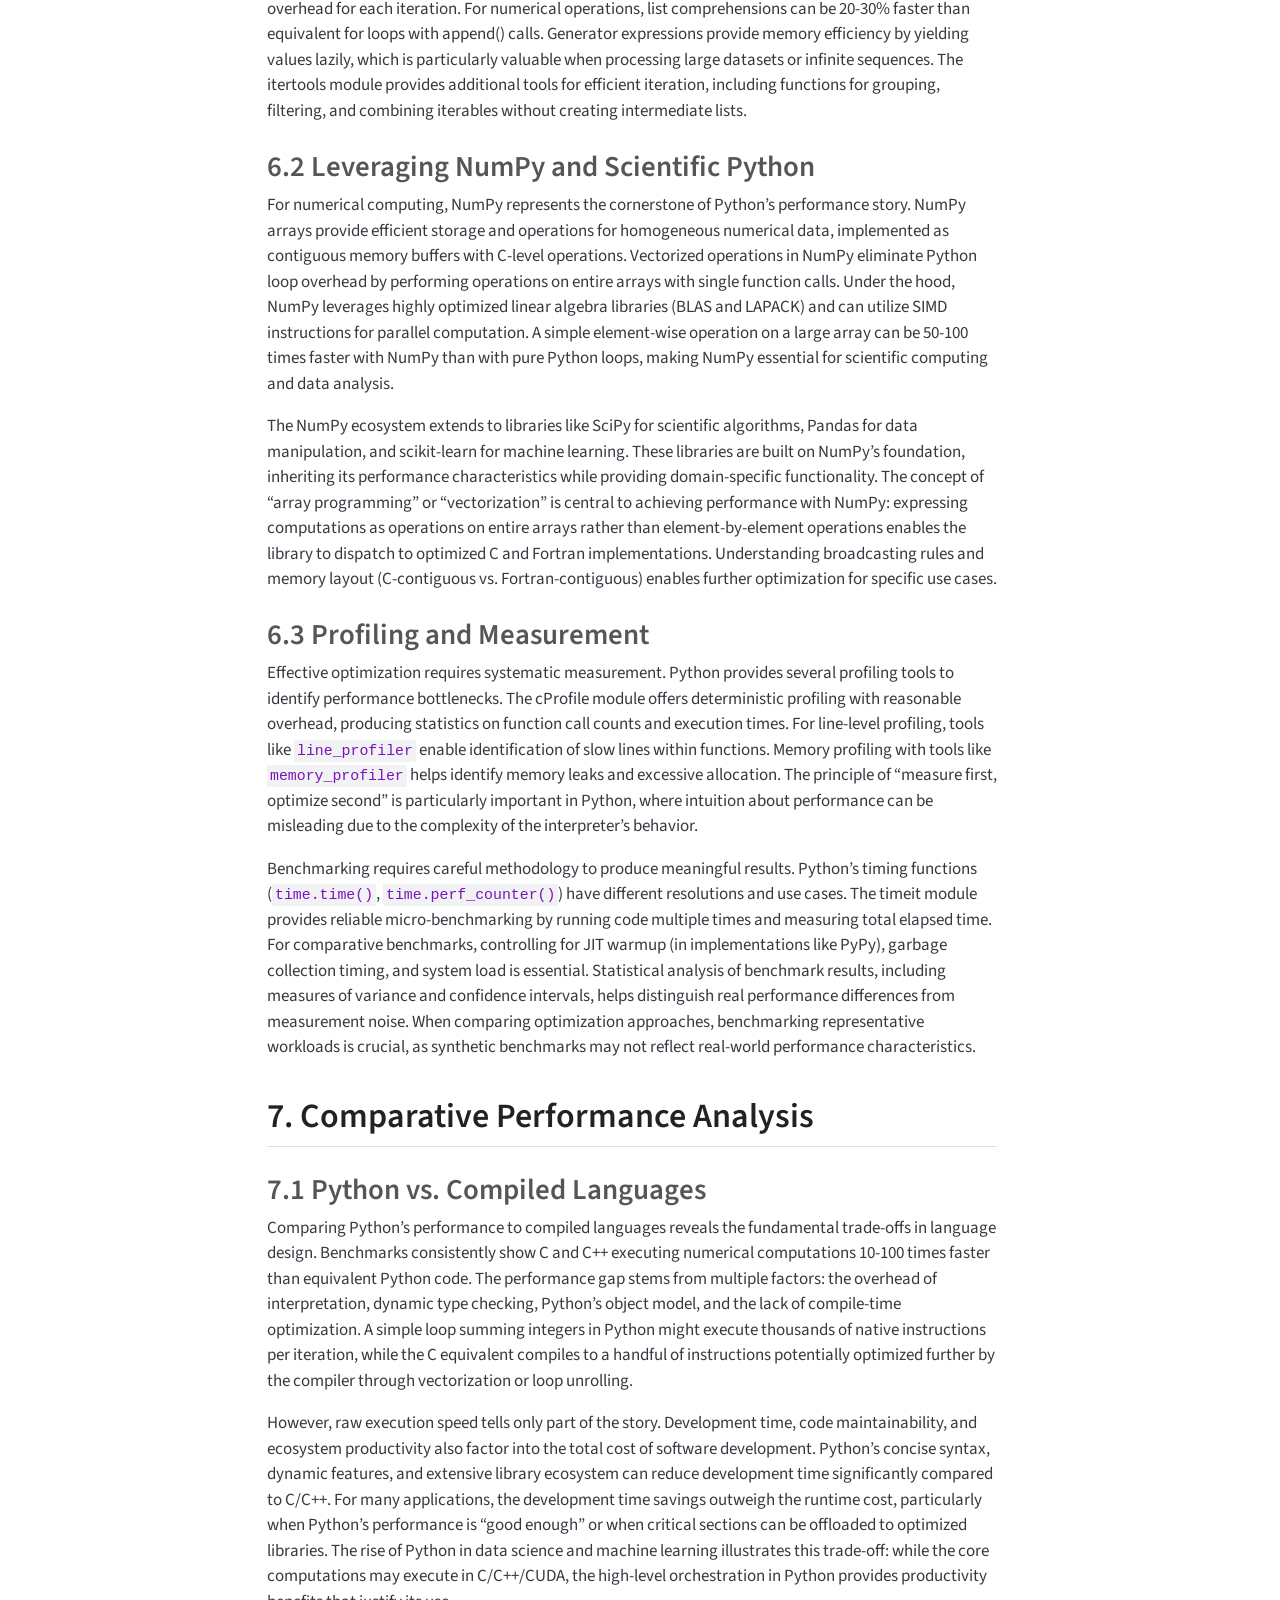
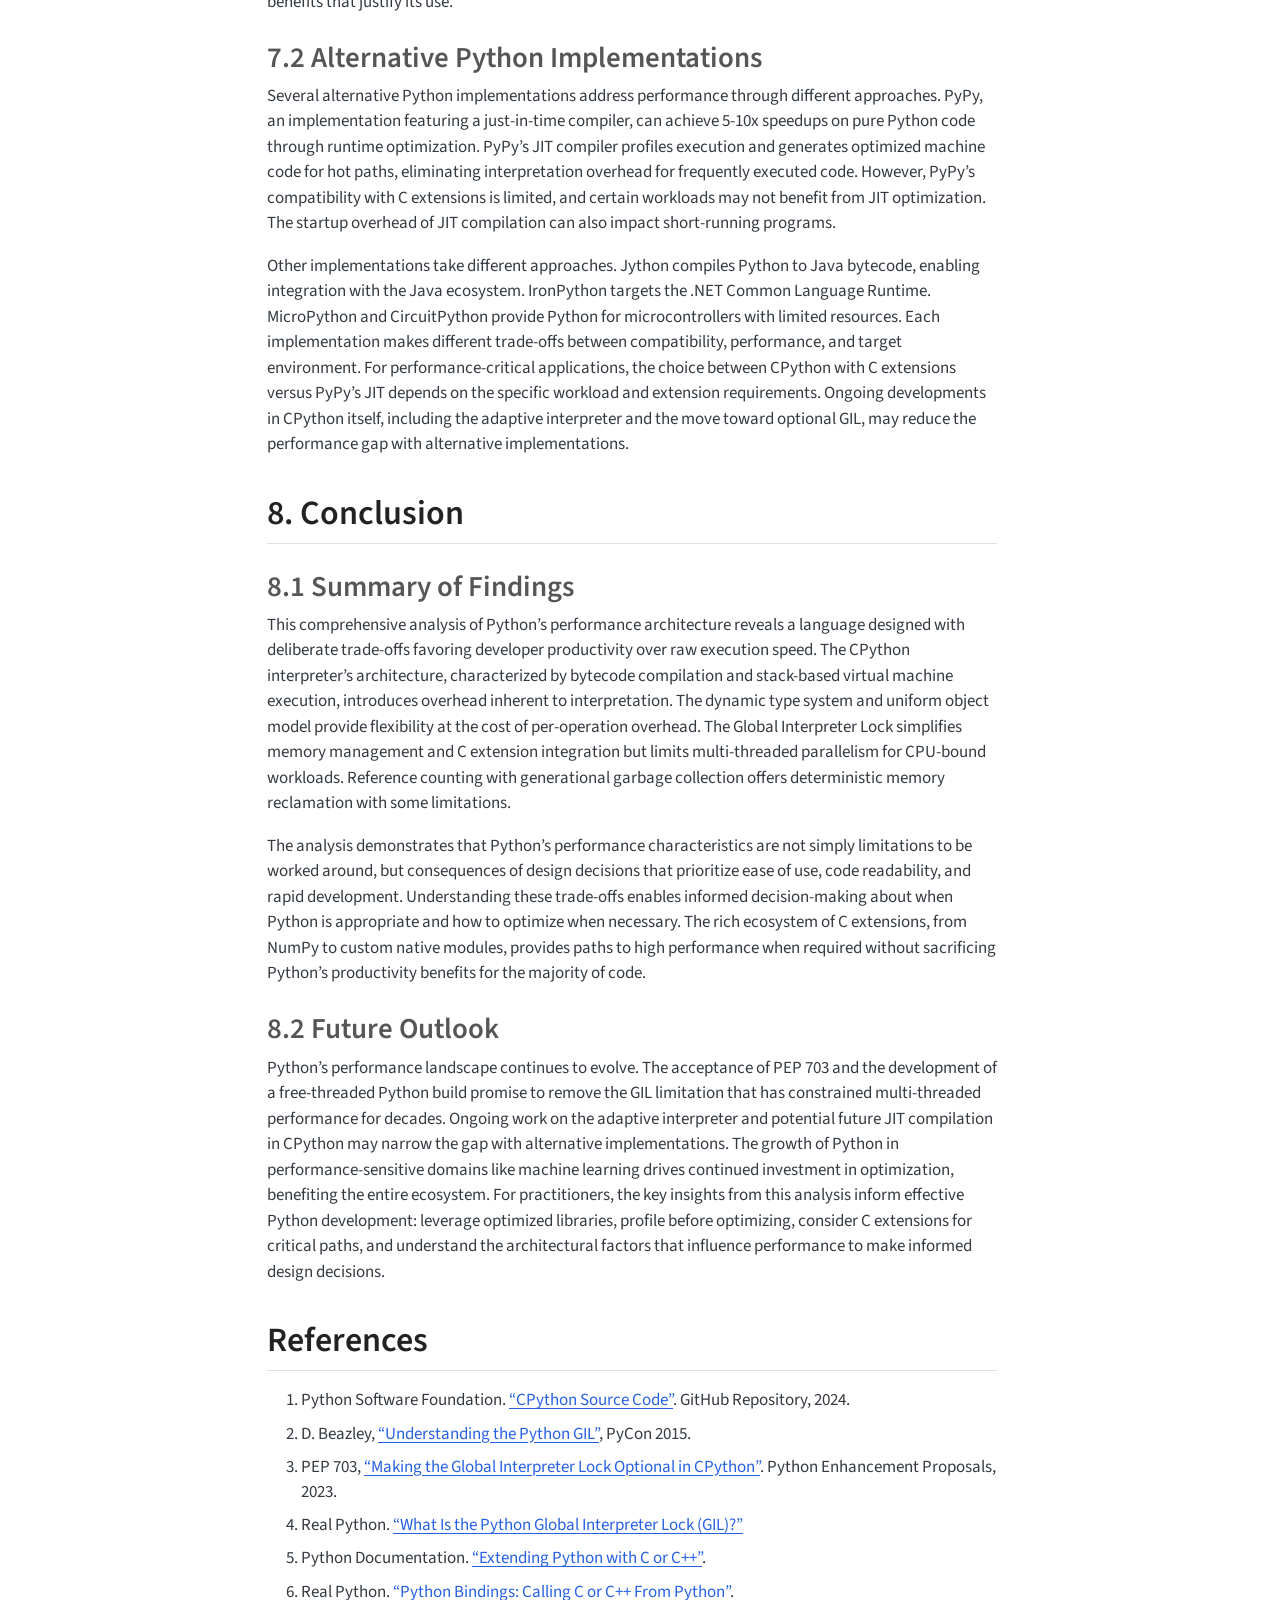
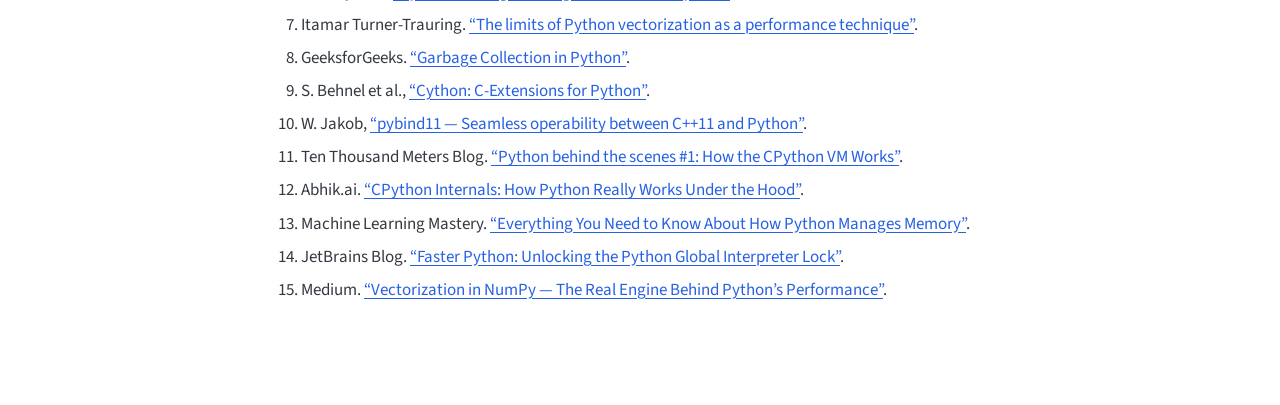
<file: docs/b-pyperf.html>
<!DOCTYPE html>
<html xmlns="http://www.w3.org/1999/xhtml" lang="en" xml:lang="en"><head>

<meta charset="utf-8">
<meta name="generator" content="quarto-1.8.25">

<meta name="viewport" content="width=device-width, initial-scale=1.0, user-scalable=yes">

<meta name="dcterms.date" content="2026-03-16">

<title>Python Performance Analysis – Computer Language Notebook</title>
<style>
code{white-space: pre-wrap;}
span.smallcaps{font-variant: small-caps;}
div.columns{display: flex; gap: min(4vw, 1.5em);}
div.column{flex: auto; overflow-x: auto;}
div.hanging-indent{margin-left: 1.5em; text-indent: -1.5em;}
ul.task-list{list-style: none;}
ul.task-list li input[type="checkbox"] {
  width: 0.8em;
  margin: 0 0.8em 0.2em -1em; /* quarto-specific, see https://github.com/quarto-dev/quarto-cli/issues/4556 */ 
  vertical-align: middle;
}
</style>


<script src="site_libs/quarto-nav/quarto-nav.js"></script>
<script src="site_libs/quarto-nav/headroom.min.js"></script>
<script src="site_libs/clipboard/clipboard.min.js"></script>
<script src="site_libs/quarto-search/autocomplete.umd.js"></script>
<script src="site_libs/quarto-search/fuse.min.js"></script>
<script src="site_libs/quarto-search/quarto-search.js"></script>
<meta name="quarto:offset" content="./">
<link href="././favicon.png" rel="icon" type="image/png">
<script src="site_libs/quarto-html/quarto.js" type="module"></script>
<script src="site_libs/quarto-html/tabsets/tabsets.js" type="module"></script>
<script src="site_libs/quarto-html/axe/axe-check.js" type="module"></script>
<script src="site_libs/quarto-html/popper.min.js"></script>
<script src="site_libs/quarto-html/tippy.umd.min.js"></script>
<script src="site_libs/quarto-html/anchor.min.js"></script>
<link href="site_libs/quarto-html/tippy.css" rel="stylesheet">
<link href="site_libs/quarto-html/quarto-syntax-highlighting-7b89279ff1a6dce999919e0e67d4d9ec.css" rel="stylesheet" id="quarto-text-highlighting-styles">
<script src="site_libs/bootstrap/bootstrap.min.js"></script>
<link href="site_libs/bootstrap/bootstrap-icons.css" rel="stylesheet">
<link href="site_libs/bootstrap/bootstrap-238593fbc75c52b1713b5944fbe78712.min.css" rel="stylesheet" append-hash="true" id="quarto-bootstrap" data-mode="light">
<script id="quarto-search-options" type="application/json">{
  "location": "navbar",
  "copy-button": false,
  "collapse-after": 3,
  "panel-placement": "end",
  "type": "overlay",
  "limit": 50,
  "keyboard-shortcut": [
    "f",
    "/",
    "s"
  ],
  "show-item-context": true,
  "language": {
    "search-no-results-text": "No results",
    "search-matching-documents-text": "matching documents",
    "search-copy-link-title": "Copy link to search",
    "search-hide-matches-text": "Hide additional matches",
    "search-more-match-text": "more match in this document",
    "search-more-matches-text": "more matches in this document",
    "search-clear-button-title": "Clear",
    "search-text-placeholder": "",
    "search-detached-cancel-button-title": "Cancel",
    "search-submit-button-title": "Submit",
    "search-label": "Search"
  }
}</script>


<link rel="stylesheet" href="styles.css">
</head>

<body class="nav-sidebar docked nav-fixed quarto-light">

<div id="quarto-search-results"></div>
  <header id="quarto-header" class="headroom fixed-top">
    <nav class="navbar navbar-expand-lg " data-bs-theme="dark">
      <div class="navbar-container container-fluid">
      <div class="navbar-brand-container mx-auto">
    <a href="./index.html" class="navbar-brand navbar-brand-logo">
    </a>
    <a class="navbar-brand" href="./index.html">
    <span class="navbar-title">Computer Language Notebook</span>
    </a>
  </div>
        <div class="quarto-navbar-tools tools-end">
</div>
          <div id="quarto-search" class="" title="Search"></div>
      </div> <!-- /container-fluid -->
    </nav>
  <nav class="quarto-secondary-nav">
    <div class="container-fluid d-flex">
      <button type="button" class="quarto-btn-toggle btn" data-bs-toggle="collapse" role="button" data-bs-target=".quarto-sidebar-collapse-item" aria-controls="quarto-sidebar" aria-expanded="false" aria-label="Toggle sidebar navigation" onclick="if (window.quartoToggleHeadroom) { window.quartoToggleHeadroom(); }">
        <i class="bi bi-layout-text-sidebar-reverse"></i>
      </button>
        <nav class="quarto-page-breadcrumbs" aria-label="breadcrumb"><ol class="breadcrumb"><li class="breadcrumb-item"><a href="./b-pyperf.html">Briefs</a></li><li class="breadcrumb-item"><a href="./b-pyperf.html">Python Performance Analysis</a></li></ol></nav>
        <a class="flex-grow-1" role="navigation" data-bs-toggle="collapse" data-bs-target=".quarto-sidebar-collapse-item" aria-controls="quarto-sidebar" aria-expanded="false" aria-label="Toggle sidebar navigation" onclick="if (window.quartoToggleHeadroom) { window.quartoToggleHeadroom(); }">      
        </a>
    </div>
  </nav>
</header>
<!-- content -->
<div id="quarto-content" class="quarto-container page-columns page-rows-contents page-layout-full page-navbar">
<!-- sidebar -->
  <nav id="quarto-sidebar" class="sidebar collapse collapse-horizontal quarto-sidebar-collapse-item sidebar-navigation docked overflow-auto">
    <div class="pt-lg-2 mt-2 text-left sidebar-header">
      <a href="./index.html" class="sidebar-logo-link">
      <img src="././images/logo.png" alt="" class="sidebar-logo light-content py-0 d-lg-inline d-none">
      <img src="././images/logo.png" alt="" class="sidebar-logo dark-content py-0 d-lg-inline d-none">
      </a>
      </div>
    <div class="sidebar-menu-container"> 
    <ul class="list-unstyled mt-1">
        <li class="sidebar-item sidebar-item-section">
      <div class="sidebar-item-container"> 
            <a class="sidebar-item-text sidebar-link text-start collapsed" data-bs-toggle="collapse" data-bs-target="#quarto-sidebar-section-1" role="navigation" aria-expanded="false">
 <span class="menu-text">Languages</span></a>
          <a class="sidebar-item-toggle text-start collapsed" data-bs-toggle="collapse" data-bs-target="#quarto-sidebar-section-1" role="navigation" aria-expanded="false" aria-label="Toggle section">
            <i class="bi bi-chevron-right ms-2"></i>
          </a> 
      </div>
      <ul id="quarto-sidebar-section-1" class="collapse list-unstyled sidebar-section depth1 ">  
          <li class="sidebar-item">
  <div class="sidebar-item-container"> 
  <a href="./index.html" class="sidebar-item-text sidebar-link">
 <span class="menu-text">Introduction</span></a>
  </div>
</li>
          <li class="sidebar-item">
  <div class="sidebar-item-container"> 
  <a href="./assembly.html" class="sidebar-item-text sidebar-link">
 <span class="menu-text">Assembly Language</span></a>
  </div>
</li>
          <li class="sidebar-item">
  <div class="sidebar-item-container"> 
  <a href="./c.html" class="sidebar-item-text sidebar-link">
 <span class="menu-text">The C Language</span></a>
  </div>
</li>
          <li class="sidebar-item">
  <div class="sidebar-item-container"> 
  <a href="./rust.html" class="sidebar-item-text sidebar-link">
 <span class="menu-text">The Rust Language</span></a>
  </div>
</li>
          <li class="sidebar-item">
  <div class="sidebar-item-container"> 
  <a href="./python.html" class="sidebar-item-text sidebar-link">
 <span class="menu-text">The Python Language</span></a>
  </div>
</li>
          <li class="sidebar-item">
  <div class="sidebar-item-container"> 
  <a href="./css.html" class="sidebar-item-text sidebar-link">
 <span class="menu-text">The CSS Language</span></a>
  </div>
</li>
      </ul>
  </li>
        <li class="sidebar-item sidebar-item-section">
      <div class="sidebar-item-container"> 
            <a class="sidebar-item-text sidebar-link text-start" data-bs-toggle="collapse" data-bs-target="#quarto-sidebar-section-2" role="navigation" aria-expanded="true">
 <span class="menu-text">Briefs</span></a>
          <a class="sidebar-item-toggle text-start" data-bs-toggle="collapse" data-bs-target="#quarto-sidebar-section-2" role="navigation" aria-expanded="true" aria-label="Toggle section">
            <i class="bi bi-chevron-right ms-2"></i>
          </a> 
      </div>
      <ul id="quarto-sidebar-section-2" class="collapse list-unstyled sidebar-section depth1 show">  
          <li class="sidebar-item">
  <div class="sidebar-item-container"> 
  <a href="./b-pyperf.html" class="sidebar-item-text sidebar-link active">
 <span class="menu-text">Python Performance Analysis</span></a>
  </div>
</li>
      </ul>
  </li>
        <li class="sidebar-item sidebar-item-section">
      <div class="sidebar-item-container"> 
            <a class="sidebar-item-text sidebar-link text-start collapsed" data-bs-toggle="collapse" data-bs-target="#quarto-sidebar-section-3" role="navigation" aria-expanded="false">
 <span class="menu-text">Reference</span></a>
          <a class="sidebar-item-toggle text-start collapsed" data-bs-toggle="collapse" data-bs-target="#quarto-sidebar-section-3" role="navigation" aria-expanded="false" aria-label="Toggle section">
            <i class="bi bi-chevron-right ms-2"></i>
          </a> 
      </div>
      <ul id="quarto-sidebar-section-3" class="collapse list-unstyled sidebar-section depth1 ">  
          <li class="sidebar-item">
  <div class="sidebar-item-container"> 
  <a href="./reference/assembly-pc.pdf" class="sidebar-item-text sidebar-link">
 <span class="menu-text">PC Assembly Language</span></a>
  </div>
</li>
          <li class="sidebar-item">
  <div class="sidebar-item-container"> 
  <a href="./reference/cs-css-general.pdf" class="sidebar-item-text sidebar-link">
 <span class="menu-text">CSS Web Guide</span></a>
  </div>
</li>
          <li class="sidebar-item">
  <div class="sidebar-item-container"> 
  <a href="./reference/cs-css-selectors.pdf" class="sidebar-item-text sidebar-link">
 <span class="menu-text">CSS Selector Guide</span></a>
  </div>
</li>
      </ul>
  </li>
        <li class="sidebar-item sidebar-item-section">
      <div class="sidebar-item-container"> 
            <a class="sidebar-item-text sidebar-link text-start collapsed" data-bs-toggle="collapse" data-bs-target="#quarto-sidebar-section-4" role="navigation" aria-expanded="false">
 <span class="menu-text">Appendix</span></a>
          <a class="sidebar-item-toggle text-start collapsed" data-bs-toggle="collapse" data-bs-target="#quarto-sidebar-section-4" role="navigation" aria-expanded="false" aria-label="Toggle section">
            <i class="bi bi-chevron-right ms-2"></i>
          </a> 
      </div>
      <ul id="quarto-sidebar-section-4" class="collapse list-unstyled sidebar-section depth1 ">  
          <li class="sidebar-item">
  <div class="sidebar-item-container"> 
  <a href="./glossary.html" class="sidebar-item-text sidebar-link">
 <span class="menu-text">Glossary</span></a>
  </div>
</li>
      </ul>
  </li>
    </ul>
    </div>
</nav>
<div id="quarto-sidebar-glass" class="quarto-sidebar-collapse-item" data-bs-toggle="collapse" data-bs-target=".quarto-sidebar-collapse-item"></div>
<!-- margin-sidebar -->
    <div id="quarto-margin-sidebar" class="sidebar margin-sidebar">
        <nav id="TOC" role="doc-toc" class="toc-active" data-toc-expanded="1">
    <h2 id="toc-title">On this page</h2>
   
  <ul>
  <li><a href="#abstract" id="toc-abstract" class="nav-link active" data-scroll-target="#abstract">Abstract</a></li>
  <li><a href="#introduction" id="toc-introduction" class="nav-link" data-scroll-target="#introduction">1. Introduction</a>
  <ul>
  <li><a href="#background-and-motivation" id="toc-background-and-motivation" class="nav-link" data-scroll-target="#background-and-motivation">1.1 Background and Motivation</a></li>
  <li><a href="#research-objectives-and-scope" id="toc-research-objectives-and-scope" class="nav-link" data-scroll-target="#research-objectives-and-scope">1.2 Research Objectives and Scope</a></li>
  </ul></li>
  <li><a href="#python-interpreter-architecture" id="toc-python-interpreter-architecture" class="nav-link" data-scroll-target="#python-interpreter-architecture">2. Python Interpreter Architecture</a>
  <ul>
  <li><a href="#cpython" id="toc-cpython" class="nav-link" data-scroll-target="#cpython">2.1 CPython</a></li>
  <li><a href="#bytecode-and-the-python-virtual-machine" id="toc-bytecode-and-the-python-virtual-machine" class="nav-link" data-scroll-target="#bytecode-and-the-python-virtual-machine">2.2 Bytecode and the Python Virtual Machine</a></li>
  <li><a href="#dynamic-typing-and-object-model-overhead" id="toc-dynamic-typing-and-object-model-overhead" class="nav-link" data-scroll-target="#dynamic-typing-and-object-model-overhead">2.3 Dynamic Typing and Object Model Overhead</a></li>
  </ul></li>
  <li><a href="#the-global-interpreter-lock" id="toc-the-global-interpreter-lock" class="nav-link" data-scroll-target="#the-global-interpreter-lock">3. The Global Interpreter Lock</a>
  <ul>
  <li><a href="#design-rationale-and-implementation" id="toc-design-rationale-and-implementation" class="nav-link" data-scroll-target="#design-rationale-and-implementation">3.1 Design Rationale and Implementation</a></li>
  <li><a href="#performance-implications" id="toc-performance-implications" class="nav-link" data-scroll-target="#performance-implications">3.2 Performance Implications</a></li>
  <li><a href="#workarounds-and-the-path-forward" id="toc-workarounds-and-the-path-forward" class="nav-link" data-scroll-target="#workarounds-and-the-path-forward">3.3 Workarounds and the Path Forward</a></li>
  </ul></li>
  <li><a href="#memory-management-in-python" id="toc-memory-management-in-python" class="nav-link" data-scroll-target="#memory-management-in-python">4. Memory Management in Python</a>
  <ul>
  <li><a href="#reference-counting" id="toc-reference-counting" class="nav-link" data-scroll-target="#reference-counting">4.1 Reference Counting</a></li>
  <li><a href="#memory-allocation-strategies" id="toc-memory-allocation-strategies" class="nav-link" data-scroll-target="#memory-allocation-strategies">4.2 Memory Allocation Strategies</a></li>
  </ul></li>
  <li><a href="#c-extensions-and-foreign-function-interface" id="toc-c-extensions-and-foreign-function-interface" class="nav-link" data-scroll-target="#c-extensions-and-foreign-function-interface">5. C Extensions and Foreign Function Interface</a>
  <ul>
  <li><a href="#the-rationale-for-native-extensions" id="toc-the-rationale-for-native-extensions" class="nav-link" data-scroll-target="#the-rationale-for-native-extensions">5.1 The Rationale for Native Extensions</a></li>
  <li><a href="#python-c-api" id="toc-python-c-api" class="nav-link" data-scroll-target="#python-c-api">5.2 Python C API</a></li>
  <li><a href="#ctypes-and-cffi" id="toc-ctypes-and-cffi" class="nav-link" data-scroll-target="#ctypes-and-cffi">5.3 ctypes and cffi</a></li>
  <li><a href="#cython" id="toc-cython" class="nav-link" data-scroll-target="#cython">5.4 Cython</a></li>
  <li><a href="#pybind11-for-c-integration" id="toc-pybind11-for-c-integration" class="nav-link" data-scroll-target="#pybind11-for-c-integration">5.5 <code>pybind11</code> for C++ Integration</a></li>
  </ul></li>
  <li><a href="#performance-optimization-strategies" id="toc-performance-optimization-strategies" class="nav-link" data-scroll-target="#performance-optimization-strategies">6. Performance Optimization Strategies</a>
  <ul>
  <li><a href="#algorithmic-and-code-level-optimizations" id="toc-algorithmic-and-code-level-optimizations" class="nav-link" data-scroll-target="#algorithmic-and-code-level-optimizations">6.1 Algorithmic and Code-Level Optimizations</a></li>
  <li><a href="#leveraging-numpy-and-scientific-python" id="toc-leveraging-numpy-and-scientific-python" class="nav-link" data-scroll-target="#leveraging-numpy-and-scientific-python">6.2 Leveraging NumPy and Scientific Python</a></li>
  <li><a href="#profiling-and-measurement" id="toc-profiling-and-measurement" class="nav-link" data-scroll-target="#profiling-and-measurement">6.3 Profiling and Measurement</a></li>
  </ul></li>
  <li><a href="#comparative-performance-analysis" id="toc-comparative-performance-analysis" class="nav-link" data-scroll-target="#comparative-performance-analysis">7. Comparative Performance Analysis</a>
  <ul>
  <li><a href="#python-vs.-compiled-languages" id="toc-python-vs.-compiled-languages" class="nav-link" data-scroll-target="#python-vs.-compiled-languages">7.1 Python vs.&nbsp;Compiled Languages</a></li>
  <li><a href="#alternative-python-implementations" id="toc-alternative-python-implementations" class="nav-link" data-scroll-target="#alternative-python-implementations">7.2 Alternative Python Implementations</a></li>
  </ul></li>
  <li><a href="#conclusion" id="toc-conclusion" class="nav-link" data-scroll-target="#conclusion">8. Conclusion</a>
  <ul>
  <li><a href="#summary-of-findings" id="toc-summary-of-findings" class="nav-link" data-scroll-target="#summary-of-findings">8.1 Summary of Findings</a></li>
  <li><a href="#future-outlook" id="toc-future-outlook" class="nav-link" data-scroll-target="#future-outlook">8.2 Future Outlook</a></li>
  </ul></li>
  <li><a href="#references" id="toc-references" class="nav-link" data-scroll-target="#references">References</a></li>
  </ul>
</nav>
    </div>
<!-- main -->
<main class="content column-body" id="quarto-document-content">

<header id="title-block-header" class="quarto-title-block default"><nav class="quarto-page-breadcrumbs quarto-title-breadcrumbs d-none d-lg-block" aria-label="breadcrumb"><ol class="breadcrumb"><li class="breadcrumb-item"><a href="./b-pyperf.html">Briefs</a></li><li class="breadcrumb-item"><a href="./b-pyperf.html">Python Performance Analysis</a></li></ol></nav>
<div class="quarto-title">
<h1 class="title">Python Performance Analysis</h1>
<p class="subtitle lead">A Comprehensive Performance Analysis of Python’s Architecture</p>
</div>



<div class="quarto-title-meta column-body">

    
    <div>
    <div class="quarto-title-meta-heading">Published</div>
    <div class="quarto-title-meta-contents">
      <p class="date">March 16, 2026</p>
    </div>
  </div>
  
    
  </div>
  


</header>


<section id="abstract" class="level2">
<h2 class="anchored" data-anchor-id="abstract">Abstract</h2>
<div class="subheading">
<p>Interpreter Mechanics, Performance Characteristics, and C Extension Integration</p>
</div>
<p>Python has emerged as one of the most widely used programming languages in contemporary software development, powering applications ranging from web services and data science to artificial intelligence and scientific computing. However, its reputation for slower execution speed compared to compiled languages like C and C++ has sparked extensive research into understanding its performance characteristics and developing optimization strategies. This paper presents a comprehensive analysis of Python’s performance architecture, examining the fundamental design decisions in the CPython interpreter that influence execution speed, including the bytecode compilation process, the virtual machine’s evaluation loop, memory management through reference counting and garbage collection, and the controversial Global Interpreter Lock (GIL). The analysis further explores the performance implications of Python’s dynamic typing system, the overhead of its object model, and the strategies available for performance optimization, with particular emphasis on writing native C code and interfacing with Python through Foreign Function Interface (FFI) mechanisms. Through systematic examination of interpreter internals and benchmark comparisons, this research demonstrates that while Python’s design prioritizes developer productivity and code readability, substantial performance gains are achievable through strategic use of optimized libraries, C extensions, and alternative Python implementations.</p>
<p><strong>Keywords:</strong> Python performance, CPython, Global Interpreter Lock, bytecode, virtual machine, memory management, C extensions, Foreign Function Interface, optimization</p>
</section>
<section id="introduction" class="level2">
<h2 class="anchored" data-anchor-id="introduction">1. Introduction</h2>
<div class="quote" data-label="Keith Richards">
<p>“To make a rock’n’roll record, technology is the least important thing!”</p>
</div>
<section id="background-and-motivation" class="level3">
<h3 class="anchored" data-anchor-id="background-and-motivation">1.1 Background and Motivation</h3>
<p>The Python programming language, created by Guido van Rossum and first released in 1991, has experienced exponential growth in adoption over the past three decades. According to the TIOBE Index and various developer surveys, Python consistently ranks among the top programming languages worldwide, driven by its extensive ecosystem of libraries, clean syntax, and versatility across domains including web development, data science, machine learning, automation, and scientific computing. The language’s design philosophy, articulated in the Zen of Python, emphasizes code readability, simplicity, and explicitness, which has contributed to its reputation as an excellent language for both beginners and experienced developers seeking rapid prototyping capabilities.</p>
<p>However, this emphasis on developer experience and code clarity comes with inherent performance trade-offs. Python is fundamentally an interpreted language, meaning that source code is executed directly without prior compilation to machine code. While modern Python implementations incorporate compilation to bytecode, the overhead of interpretation remains a significant factor in execution speed. Numerous benchmark studies have demonstrated that pure Python code can execute 10 to 100 times slower than equivalent C code, depending on the nature of the computation. This performance gap has profound implications for computationally intensive applications and has motivated extensive research into optimization techniques and alternative implementation strategies.</p>
</section>
<section id="research-objectives-and-scope" class="level3">
<h3 class="anchored" data-anchor-id="research-objectives-and-scope">1.2 Research Objectives and Scope</h3>
<p>This research paper aims to provide a comprehensive, technically rigorous analysis of Python’s performance characteristics, suitable for advanced practitioners, system architects, and researchers seeking to understand the underlying mechanisms that influence Python’s execution speed. The primary objectives of this analysis include: first, examining the CPython interpreter architecture and its impact on performance, including the bytecode compilation pipeline and virtual machine execution model; second, investigating the Global Interpreter Lock, its design rationale, performance implications, and recent developments toward its removal; third, analyzing Python’s memory management system, encompassing reference counting and generational garbage collection; fourth, exploring performance optimization strategies, from algorithmic improvements to the use of specialized libraries; and fifth, providing a detailed examination of C extension development and Foreign Function Interface mechanisms for achieving near-native performance in performance-critical code paths.</p>
</section>
</section>
<section id="python-interpreter-architecture" class="level2">
<h2 class="anchored" data-anchor-id="python-interpreter-architecture">2. Python Interpreter Architecture</h2>
<section id="cpython" class="level3">
<h3 class="anchored" data-anchor-id="cpython">2.1 CPython</h3>
<div class="subheading">
<p>The Reference Implementation</p>
</div>
<p>CPython serves as the official and most widely used implementation of the Python programming language. Written in C, CPython provides the reference specification for the language and defines the Application Binary Interface (ABI) that third-party extensions must conform to. Understanding CPython’s architecture is essential for comprehending Python’s performance characteristics, as design decisions at the interpreter level directly impact execution speed, memory consumption, and concurrency capabilities. The CPython interpreter follows a traditional interpreter architecture with several distinct phases: lexical analysis and parsing, abstract syntax tree (AST) generation, bytecode compilation, and bytecode execution by the Python Virtual Machine (PVM).</p>
<p>The compilation process in Python differs from traditional compiled languages in that it occurs at runtime rather than as a separate build step. When a Python module is imported or executed, the interpreter first parses the source code into an Abstract Syntax Tree, which represents the hierarchical structure of the program. This AST is then compiled into bytecode, a lower-level representation consisting of operation codes (opcodes) that the virtual machine can execute. The bytecode is stored in .pyc files, which enable faster subsequent imports by skipping the compilation phase. This approach represents a compromise between the flexibility of interpretation and the efficiency of compilation, though it introduces overhead compared to ahead-of-time compilation used in languages like C++ or Rust.</p>
</section>
<section id="bytecode-and-the-python-virtual-machine" class="level3">
<h3 class="anchored" data-anchor-id="bytecode-and-the-python-virtual-machine">2.2 Bytecode and the Python Virtual Machine</h3>
<p>The Python Virtual Machine (PVM) represents the runtime engine responsible for executing compiled bytecode. Unlike hardware processors that execute machine code directly, the PVM is a software-based virtual processor that interprets bytecode instructions sequentially. The core execution loop in CPython is implemented in the ceval.c source file, containing a large switch statement that dispatches each opcode to its corresponding handler function. This dispatch mechanism, while straightforward and maintainable, introduces significant overhead compared to direct machine code execution, as each Python instruction requires multiple native CPU instructions to decode and dispatch.</p>
<p>The bytecode instruction set in Python is stack-based, meaning that operands are pushed onto an evaluation stack, operations consume operands from the stack, and results are pushed back onto the stack. This design simplifies the implementation of the virtual machine but introduces additional overhead compared to register-based architectures. For example, a simple addition operation in Python bytecode requires three instructions: loading the first operand, loading the second operand, and performing the addition. In contrast, a register-based architecture might encode all three operations in a single instruction. The stack-based design also necessitates additional memory operations, as values must be repeatedly pushed and popped from the evaluation stack.</p>
<p>Recent versions of Python have introduced optimizations to the bytecode execution engine. Python 3.11 implemented a specialized adaptive interpreter that generates specialized bytecode for frequently executed code paths, a technique known as quickening. When the interpreter detects that a particular code location is executed repeatedly, it may replace generic opcodes with specialized versions that make assumptions about the types of operands, enabling faster execution. For instance, a generic binary add operation might be replaced with a specialized version optimized for integer addition. If the assumptions prove incorrect, the interpreter falls back to the generic implementation. This adaptive optimization approach draws inspiration from just-in-time (JIT) compilation techniques used in other language implementations, though Python’s approach remains fundamentally interpretive.</p>
</section>
<section id="dynamic-typing-and-object-model-overhead" class="level3">
<h3 class="anchored" data-anchor-id="dynamic-typing-and-object-model-overhead">2.3 Dynamic Typing and Object Model Overhead</h3>
<p>Python’s dynamic type system represents one of the most significant factors contributing to its performance characteristics. In statically typed languages like C or Java, the type of each variable is known at compile time, enabling the compiler to generate optimized machine code that operates directly on raw data values. Python, conversely, employs dynamic typing where variables are references to objects, and the type of a variable is determined at runtime. Every value in Python is an object, encapsulated within a PyObject structure that contains a reference count and a pointer to a type object. This uniform object model provides tremendous flexibility but introduces substantial overhead for every operation.</p>
<p>Consider the seemingly simple operation of adding two integers in Python. In C, this operation compiles to a single CPU instruction operating on registers. In Python, the addition operator triggers a method lookup on the type object, which may involve multiple pointer dereferences and function calls. The actual addition must handle Python’s arbitrary-precision integer semantics, as integers in Python can grow beyond the limits of machine word sizes. Memory must be allocated for the result, reference counts must be updated, and type checks must be performed. This complexity transforms a single machine instruction into potentially hundreds of native operations. The overhead is particularly pronounced for operations on primitive types, where the semantic gap between Python’s abstractions and the underlying hardware is largest.</p>
</section>
</section>
<section id="the-global-interpreter-lock" class="level2">
<h2 class="anchored" data-anchor-id="the-global-interpreter-lock">3. The Global Interpreter Lock</h2>
<div class="subheading">
<p>GIL</p>
</div>
<section id="design-rationale-and-implementation" class="level3">
<h3 class="anchored" data-anchor-id="design-rationale-and-implementation">3.1 Design Rationale and Implementation</h3>
<p>The Global Interpreter Lock is perhaps the most discussed and debated aspect of Python’s architecture. The GIL is a mutex that protects access to Python objects, preventing multiple native threads from executing Python bytecode simultaneously. While this design decision has significant implications for multi-threaded Python programs, understanding its rationale requires examining the historical context and the technical challenges it addresses. The GIL was introduced in CPython’s early development to simplify memory management and maintain consistency with C extension modules. Python’s primary memory management mechanism is reference counting, which requires atomic operations to update reference counts when objects are shared across threads. Without a global lock, ensuring thread-safety for every object operation would require fine-grained locking at the object level, introducing substantial complexity and potential performance degradation from lock contention.</p>
<p>The GIL simplifies the implementation by ensuring that only one thread executes Python code at any given time. This guarantee means that reference count updates and other internal operations do not require additional synchronization, as the GIL provides the necessary mutual exclusion. The trade-off is that multi-threaded Python programs cannot achieve true parallelism for CPU-bound tasks, as threads must acquire the GIL before executing any Python code. The GIL is released during I/O operations and when executing certain C extension functions that explicitly release it, enabling concurrent I/O-bound operations. However, for CPU-intensive workloads, the GIL effectively serializes execution across threads, potentially making multi-threaded programs slower than single-threaded alternatives due to the overhead of context switching and lock management.</p>
</section>
<section id="performance-implications" class="level3">
<h3 class="anchored" data-anchor-id="performance-implications">3.2 Performance Implications</h3>
<p>The performance impact of the GIL depends critically on the nature of the workload. For I/O-bound applications, such as web servers or network clients, the GIL has minimal impact because threads spend most of their time waiting for I/O operations, during which the GIL is released. Multiple threads can effectively overlap I/O operations, achieving concurrency despite the GIL’s restrictions. This explains why Python remains popular for web development and network programming, where the ability to handle many concurrent connections is more important than raw CPU throughput. Frameworks like asyncio leverage this characteristic by using cooperative multitasking within a single thread, avoiding GIL contention entirely.</p>
<p>CPU-bound workloads present a fundamentally different challenge. When multiple threads compete for CPU time to perform computations, the GIL becomes a bottleneck. Each thread must periodically acquire the GIL to execute Python bytecode, and contention for the lock introduces overhead. The interpreter periodically forces threads to release the GIL after a certain number of bytecode instructions or time interval, allowing other threads to run. However, this context switching mechanism can lead to priority inversion and other scheduling inefficiencies. In extreme cases, a multi-threaded CPU-bound Python program may execute slower than an equivalent single-threaded program, as the overhead of lock management and context switching outweighs any benefit from parallelism.</p>
</section>
<section id="workarounds-and-the-path-forward" class="level3">
<h3 class="anchored" data-anchor-id="workarounds-and-the-path-forward">3.3 Workarounds and the Path Forward</h3>
<p>Several strategies have emerged for working around GIL limitations. The most common approach is to use multiprocessing instead of multithreading for CPU-bound tasks. Python’s multiprocessing module creates separate Python processes, each with its own interpreter instance and GIL. This approach enables true parallelism, as each process runs independently, but introduces overhead from inter-process communication and memory duplication. For workloads that can be parallelized with minimal communication between workers, multiprocessing provides an effective solution. Libraries like <a href="https://docs.python.org/3/library/concurrent.futures.html" target="_blank" rel="noopener noreferrer">concurrent.futures</a> provide high-level abstractions that simplify the choice between threads and processes based on the nature of the workload.</p>
<p>A landmark development in Python’s evolution is PEP 703, accepted in 2023, which proposes making the GIL optional in CPython. This effort, building on years of experimental work, aims to provide a free-threaded mode where the GIL can be disabled, enabling true multi-threaded parallelism. The implementation requires substantial changes to CPython’s internals, including replacing the reference counting mechanism with one that supports atomic operations without a global lock. The transition is planned to be gradual, with the free-threaded build becoming a supported option in Python 3.13 and potentially becoming the default in future releases. This development represents one of the most significant architectural changes in Python’s history and promises to reshape the landscape for multi-threaded Python applications.</p>
</section>
</section>
<section id="memory-management-in-python" class="level2">
<h2 class="anchored" data-anchor-id="memory-management-in-python">4. Memory Management in Python</h2>
<section id="reference-counting" class="level3">
<h3 class="anchored" data-anchor-id="reference-counting">4.1 Reference Counting</h3>
<p>Python employs a hybrid memory management strategy combining reference counting with generational garbage collection. Reference counting serves as the primary mechanism for memory reclamation, where each Python object maintains a count of references pointing to it. When a reference is created, the count is incremented; when a reference is destroyed or reassigned, the count is decremented. When the reference count reaches zero, the object’s memory is immediately deallocated. This approach offers several advantages: memory is reclaimed promptly when objects become unreachable, the overhead is distributed across program execution rather than concentrated in garbage collection pauses, and destructors (implemented via <code>__del__</code> methods) are called in a deterministic manner.</p>
<p>However, reference counting alone cannot handle cyclic references, where objects reference each other in a way that prevents reference counts from reaching zero. Consider two objects that reference each other: even if no external references exist, their mutual references maintain non-zero counts indefinitely. To address this limitation, Python implements a supplemental garbage collector that periodically identifies and collects reference cycles. This garbage collector uses a generational approach based on the observation that most objects have short lifetimes, while objects that survive initial collection tend to persist longer. The garbage collector maintains three generations, with newly created objects placed in the youngest generation and promoted to older generations as they survive collection cycles.</p>
</section>
<section id="memory-allocation-strategies" class="level3">
<h3 class="anchored" data-anchor-id="memory-allocation-strategies">4.2 Memory Allocation Strategies</h3>
<p>CPython implements custom memory allocators optimized for its allocation patterns. The primary allocator, PyMalloc, manages small allocations (under 512 bytes) using a slab allocation strategy. Small objects are allocated from pools of fixed-size blocks, reducing fragmentation and improving allocation speed. Larger allocations are delegated to the system’s malloc implementation. This tiered approach balances the need for efficient small object allocation (which is common in Python due to its object-oriented nature) with the simplicity of using system allocation for larger blocks. The memory allocator also maintains arenas, large contiguous memory regions from which pools are allocated, reducing the number of system calls required for memory management.</p>
<p>The overhead of Python’s object model has significant implications for memory usage. Every Python object carries metadata including the reference count, type pointer, and potentially additional fields for specific object types. A simple integer in Python 3 requires at least 28 bytes on 64-bit systems, compared to 4 or 8 bytes for a native integer in C. This overhead accumulates rapidly when dealing with large collections of small objects. Lists, dictionaries, and other container types add additional overhead for their internal data structures. For memory-intensive applications, these overheads can result in memory consumption several times larger than equivalent data structures in lower-level languages, potentially triggering garbage collection more frequently and impacting performance.</p>
</section>
</section>
<section id="c-extensions-and-foreign-function-interface" class="level2">
<h2 class="anchored" data-anchor-id="c-extensions-and-foreign-function-interface">5. C Extensions and Foreign Function Interface</h2>
<section id="the-rationale-for-native-extensions" class="level3">
<h3 class="anchored" data-anchor-id="the-rationale-for-native-extensions">5.1 The Rationale for Native Extensions</h3>
<p>While Python’s design prioritizes developer productivity, there are numerous scenarios where the performance gap between Python and native code becomes a critical concern. Compute-intensive algorithms, real-time processing requirements, and integration with existing C/C++ libraries all motivate the development of native extensions. Python provides multiple mechanisms for interfacing with native code, each offering different trade-offs between performance, ease of development, and portability. Understanding these options enables developers to select the appropriate approach for their specific requirements and achieve near-native performance where it matters most.</p>
<p>The benefits of writing native extensions extend beyond raw execution speed. Native code can bypass Python’s object model overhead, operating directly on primitive data types. Extensions can release the GIL during computation, enabling true parallelism in multi-threaded contexts. They provide access to hardware-specific features like SIMD instructions, which are essential for numerical computing performance. Native extensions can also wrap existing C/C++ libraries, enabling Python applications to leverage decades of optimized code in domains ranging from linear algebra to computer vision. Many of Python’s most performant libraries, including NumPy, Pandas, and TensorFlow, are implemented as C extensions, demonstrating the effectiveness of this approach.</p>
</section>
<section id="python-c-api" class="level3">
<h3 class="anchored" data-anchor-id="python-c-api">5.2 Python C API</h3>
<p>The Python C API provides the lowest-level and most direct mechanism for extending Python with native code. This API exposes the internal structures and functions used by the interpreter itself, enabling extension modules to manipulate Python objects, call Python functions, and define new types. Extensions written using the C API compile to shared libraries that are imported like regular Python modules. The C API offers maximum control and performance, as extension code can access internal object representations and bypass Python-level abstractions when appropriate. However, this power comes with complexity: developers must manually manage reference counts, handle exceptions through return value checking, and work with CPython’s internal conventions.</p>
<p>A simple C extension function demonstrates the mechanics involved. The function must accept PyObject* arguments, check their types, extract C values, perform computation, construct a result PyObject, and return it. Error handling requires setting an exception and returning NULL. Reference counting must be managed carefully: borrowed references must not be decremented, while new references must eventually be released. The module initialization code defines the module’s methods and metadata. While verbose, this approach provides complete control and enables sophisticated optimizations. The NumPy library exemplifies the potential of this approach, providing array operations that execute at near-C speeds by operating on contiguous memory buffers with minimal Python overhead.</p>
</section>
<section id="ctypes-and-cffi" class="level3">
<h3 class="anchored" data-anchor-id="ctypes-and-cffi">5.3 ctypes and cffi</h3>
<p>For simpler integration scenarios, Python provides ctypes and cffi as higher-level alternatives to the C API. ctypes is part of Python’s standard library and enables calling functions from shared libraries without writing C code. It uses foreign function interface (FFI) mechanisms to dynamically invoke native functions, handling type conversions between Python and C types. ctypes is straightforward to use for simple interfaces but incurs significant overhead due to its dynamic nature. Each function call involves type checking, data conversion, and libffi dispatch, making ctypes suitable for occasional calls to native libraries but less appropriate for performance-critical inner loops.</p>
<p>cffi represents an evolution of the FFI concept, offering improved performance and flexibility compared to ctypes. cffi allows developers to declare C function signatures and types directly in Python code, with the interface compiled to extension modules for efficient dispatch. The API mode of cffi generates C code that is compiled into an extension, providing performance comparable to hand-written C extensions for the binding layer. The ABI mode, similar to ctypes, uses dynamic invocation but with a cleaner interface. cffi has become the preferred FFI mechanism for many projects, offering a good balance between ease of use and performance. It is particularly well-suited for wrapping existing C libraries where writing dedicated extensions would be impractical.</p>
</section>
<section id="cython" class="level3">
<h3 class="anchored" data-anchor-id="cython">5.4 Cython</h3>
<div class="subheading">
<p>A Hybrid Approach</p>
</div>
<p>Cython occupies a unique position in Python’s extension ecosystem, providing a programming language that extends Python with C-like features. Cython code resembles Python but can include type declarations that enable compilation to efficient C code. Variables can be declared with C types, avoiding Python object overhead for performance-critical computations. Functions can be declared as cdef (C-only, not visible from Python) or cpdef (callable from both Python and C), allowing fine-grained control over the interface. Cython also supports direct integration with C libraries, making it suitable both for optimizing Python code and wrapping external libraries.</p>
<p>The power of Cython lies in its gradual optimization approach. Developers can start with pure Python code and incrementally add type annotations to critical sections, achieving performance improvements with minimal code changes. Cython’s typed memoryviews provide efficient access to NumPy arrays without the overhead of Python object operations. The nogil context manager allows code to execute without the GIL, enabling true parallelism when combined with threading or OpenMP. Many scientific Python libraries use Cython to achieve high performance while maintaining readable, maintainable code. The ability to profile Python code, identify hotspots, and selectively optimize them with Cython type declarations provides an effective workflow for achieving production-quality performance.</p>
</section>
<section id="pybind11-for-c-integration" class="level3">
<h3 class="anchored" data-anchor-id="pybind11-for-c-integration">5.5 <code>pybind11</code> for C++ Integration</h3>
<p>For projects targeting C++ rather than C, <code>pybind11</code> has emerged as the dominant solution for creating Python bindings. Built on modern C++ template metaprogramming techniques, <code>pybind11</code> provides an intuitive interface for exposing C++ classes, functions, and data structures to Python. Unlike its predecessor <a href="https://www.boost.org/doc/libs/latest/libs/python/doc/html/index.html" target="_blank" rel="noopener noreferrer">Boost.Python</a>, <code>pybind11</code> is header-only and has minimal dependencies, simplifying build configuration. The library automatically handles type conversions, exception translation, and reference management, significantly reducing boilerplate compared to the raw C API. <code>pybind11</code> supports advanced C++ features including lambda functions, smart pointers, and move semantics, enabling seamless integration of modern C++ code with Python.</p>
<p>The performance characteristics of <code>pybind11</code> bindings approach those of hand-written C extensions, as the library generates efficient wrapper code at compile time through template instantiation. Overhead is limited to type conversion at the Python-C++ boundary, which is comparable to other extension mechanisms. <code>pybind11</code>’s support for NumPy array buffers enables efficient data exchange for numerical computing applications. The library’s active development and widespread adoption in projects like PyTorch and TensorFlow testify to its production readiness. For organizations with existing C++ codebases or requirements for modern C++ features, <code>pybind11</code> represents the recommended approach for Python integration.</p>
</section>
</section>
<section id="performance-optimization-strategies" class="level2">
<h2 class="anchored" data-anchor-id="performance-optimization-strategies">6. Performance Optimization Strategies</h2>
<section id="algorithmic-and-code-level-optimizations" class="level3">
<h3 class="anchored" data-anchor-id="algorithmic-and-code-level-optimizations">6.1 Algorithmic and Code-Level Optimizations</h3>
<p>Before reaching for native extensions, developers should explore optimization opportunities within Python itself. Algorithmic improvements often yield the most dramatic speedups; an O(n log n) algorithm will outperform an O(n^2) algorithm regardless of implementation language. Python’s standard library provides optimized implementations of common algorithms and data structures: sorting with the sorted() function uses Timsort, dictionaries are implemented as highly optimized hash tables, and the heapq module provides efficient priority queue operations. Using built-in functions and standard library modules is generally faster than equivalent pure Python implementations, as the built-ins are implemented in C.</p>
<p>List comprehensions and generator expressions offer both readability and performance benefits over explicit loops. The comprehension syntax is compiled to specialized bytecode that avoids function call overhead for each iteration. For numerical operations, list comprehensions can be 20-30% faster than equivalent for loops with append() calls. Generator expressions provide memory efficiency by yielding values lazily, which is particularly valuable when processing large datasets or infinite sequences. The itertools module provides additional tools for efficient iteration, including functions for grouping, filtering, and combining iterables without creating intermediate lists.</p>
</section>
<section id="leveraging-numpy-and-scientific-python" class="level3">
<h3 class="anchored" data-anchor-id="leveraging-numpy-and-scientific-python">6.2 Leveraging NumPy and Scientific Python</h3>
<p>For numerical computing, NumPy represents the cornerstone of Python’s performance story. NumPy arrays provide efficient storage and operations for homogeneous numerical data, implemented as contiguous memory buffers with C-level operations. Vectorized operations in NumPy eliminate Python loop overhead by performing operations on entire arrays with single function calls. Under the hood, NumPy leverages highly optimized linear algebra libraries (BLAS and LAPACK) and can utilize SIMD instructions for parallel computation. A simple element-wise operation on a large array can be 50-100 times faster with NumPy than with pure Python loops, making NumPy essential for scientific computing and data analysis.</p>
<p>The NumPy ecosystem extends to libraries like SciPy for scientific algorithms, Pandas for data manipulation, and scikit-learn for machine learning. These libraries are built on NumPy’s foundation, inheriting its performance characteristics while providing domain-specific functionality. The concept of “array programming” or “vectorization” is central to achieving performance with NumPy: expressing computations as operations on entire arrays rather than element-by-element operations enables the library to dispatch to optimized C and Fortran implementations. Understanding broadcasting rules and memory layout (C-contiguous vs.&nbsp;Fortran-contiguous) enables further optimization for specific use cases.</p>
</section>
<section id="profiling-and-measurement" class="level3">
<h3 class="anchored" data-anchor-id="profiling-and-measurement">6.3 Profiling and Measurement</h3>
<p>Effective optimization requires systematic measurement. Python provides several profiling tools to identify performance bottlenecks. The cProfile module offers deterministic profiling with reasonable overhead, producing statistics on function call counts and execution times. For line-level profiling, tools like <code>line_profiler</code> enable identification of slow lines within functions. Memory profiling with tools like <code>memory_profiler</code> helps identify memory leaks and excessive allocation. The principle of “measure first, optimize second” is particularly important in Python, where intuition about performance can be misleading due to the complexity of the interpreter’s behavior.</p>
<p>Benchmarking requires careful methodology to produce meaningful results. Python’s timing functions (<code>time.time()</code>, <code>time.perf_counter()</code>) have different resolutions and use cases. The timeit module provides reliable micro-benchmarking by running code multiple times and measuring total elapsed time. For comparative benchmarks, controlling for JIT warmup (in implementations like PyPy), garbage collection timing, and system load is essential. Statistical analysis of benchmark results, including measures of variance and confidence intervals, helps distinguish real performance differences from measurement noise. When comparing optimization approaches, benchmarking representative workloads is crucial, as synthetic benchmarks may not reflect real-world performance characteristics.</p>
</section>
</section>
<section id="comparative-performance-analysis" class="level2">
<h2 class="anchored" data-anchor-id="comparative-performance-analysis">7. Comparative Performance Analysis</h2>
<section id="python-vs.-compiled-languages" class="level3">
<h3 class="anchored" data-anchor-id="python-vs.-compiled-languages">7.1 Python vs.&nbsp;Compiled Languages</h3>
<p>Comparing Python’s performance to compiled languages reveals the fundamental trade-offs in language design. Benchmarks consistently show C and C++ executing numerical computations 10-100 times faster than equivalent Python code. The performance gap stems from multiple factors: the overhead of interpretation, dynamic type checking, Python’s object model, and the lack of compile-time optimization. A simple loop summing integers in Python might execute thousands of native instructions per iteration, while the C equivalent compiles to a handful of instructions potentially optimized further by the compiler through vectorization or loop unrolling.</p>
<p>However, raw execution speed tells only part of the story. Development time, code maintainability, and ecosystem productivity also factor into the total cost of software development. Python’s concise syntax, dynamic features, and extensive library ecosystem can reduce development time significantly compared to C/C++. For many applications, the development time savings outweigh the runtime cost, particularly when Python’s performance is “good enough” or when critical sections can be offloaded to optimized libraries. The rise of Python in data science and machine learning illustrates this trade-off: while the core computations may execute in C/C++/CUDA, the high-level orchestration in Python provides productivity benefits that justify its use.</p>
</section>
<section id="alternative-python-implementations" class="level3">
<h3 class="anchored" data-anchor-id="alternative-python-implementations">7.2 Alternative Python Implementations</h3>
<p>Several alternative Python implementations address performance through different approaches. PyPy, an implementation featuring a just-in-time compiler, can achieve 5-10x speedups on pure Python code through runtime optimization. PyPy’s JIT compiler profiles execution and generates optimized machine code for hot paths, eliminating interpretation overhead for frequently executed code. However, PyPy’s compatibility with C extensions is limited, and certain workloads may not benefit from JIT optimization. The startup overhead of JIT compilation can also impact short-running programs.</p>
<p>Other implementations take different approaches. Jython compiles Python to Java bytecode, enabling integration with the Java ecosystem. IronPython targets the .NET Common Language Runtime. MicroPython and CircuitPython provide Python for microcontrollers with limited resources. Each implementation makes different trade-offs between compatibility, performance, and target environment. For performance-critical applications, the choice between CPython with C extensions versus PyPy’s JIT depends on the specific workload and extension requirements. Ongoing developments in CPython itself, including the adaptive interpreter and the move toward optional GIL, may reduce the performance gap with alternative implementations.</p>
</section>
</section>
<section id="conclusion" class="level2">
<h2 class="anchored" data-anchor-id="conclusion">8. Conclusion</h2>
<section id="summary-of-findings" class="level3">
<h3 class="anchored" data-anchor-id="summary-of-findings">8.1 Summary of Findings</h3>
<p>This comprehensive analysis of Python’s performance architecture reveals a language designed with deliberate trade-offs favoring developer productivity over raw execution speed. The CPython interpreter’s architecture, characterized by bytecode compilation and stack-based virtual machine execution, introduces overhead inherent to interpretation. The dynamic type system and uniform object model provide flexibility at the cost of per-operation overhead. The Global Interpreter Lock simplifies memory management and C extension integration but limits multi-threaded parallelism for CPU-bound workloads. Reference counting with generational garbage collection offers deterministic memory reclamation with some limitations.</p>
<p>The analysis demonstrates that Python’s performance characteristics are not simply limitations to be worked around, but consequences of design decisions that prioritize ease of use, code readability, and rapid development. Understanding these trade-offs enables informed decision-making about when Python is appropriate and how to optimize when necessary. The rich ecosystem of C extensions, from NumPy to custom native modules, provides paths to high performance when required without sacrificing Python’s productivity benefits for the majority of code.</p>
</section>
<section id="future-outlook" class="level3">
<h3 class="anchored" data-anchor-id="future-outlook">8.2 Future Outlook</h3>
<p>Python’s performance landscape continues to evolve. The acceptance of PEP 703 and the development of a free-threaded Python build promise to remove the GIL limitation that has constrained multi-threaded performance for decades. Ongoing work on the adaptive interpreter and potential future JIT compilation in CPython may narrow the gap with alternative implementations. The growth of Python in performance-sensitive domains like machine learning drives continued investment in optimization, benefiting the entire ecosystem. For practitioners, the key insights from this analysis inform effective Python development: leverage optimized libraries, profile before optimizing, consider C extensions for critical paths, and understand the architectural factors that influence performance to make informed design decisions.</p>
</section>
</section>
<section id="references" class="level2">
<h2 class="anchored" data-anchor-id="references">References</h2>
<ol type="1">
<li>Python Software Foundation. <a href="https://github.com/python/cpython" target="_blank" rel="noopener noreferrer">“CPython Source Code”</a>. GitHub Repository, 2024.</li>
<li>D. Beazley, <a href="https://www.dabeaz.com/python/UnderstandingGIL.pdf" target="_blank" rel="noopener noreferrer">“Understanding the Python GIL”</a>, PyCon 2015.</li>
<li>PEP 703, <a href="https://peps.python.org/pep-0703/" target="_blank" rel="noopener noreferrer">“Making the Global Interpreter Lock Optional in CPython”</a>. Python Enhancement Proposals, 2023.</li>
<li>Real Python. <a href="https://realpython.com/python-gil/" target="_blank" rel="noopener noreferrer">“What Is the Python Global Interpreter Lock (GIL)?”</a></li>
<li>Python Documentation. <a href="https://docs.python.org/3/extending/extending.html" target="_blank" rel="noopener noreferrer">“Extending Python with C or C++”</a>.</li>
<li>Real Python. <a href="https://realpython.com/python-bindings-overview/" target="_blank" rel="noopener noreferrer">“Python Bindings: Calling C or C++ From Python”</a>.</li>
<li>Itamar Turner-Trauring. <a href="https://pythonspeed.com/articles/vectorization-python-alternatives/" target="_blank" rel="noopener noreferrer">“The limits of Python vectorization as a performance technique”</a>.</li>
<li>GeeksforGeeks. <a href="https://www.geeksforgeeks.org/python/garbage-collection-python/" target="_blank" rel="noopener noreferrer">“Garbage Collection in Python”</a>.</li>
<li>S. Behnel et al., <a href="https://cython.readthedocs.io/" target="_blank" rel="noopener noreferrer">“Cython: C-Extensions for Python”</a>.</li>
<li>W. Jakob, <a href="https://pybind11.readthedocs.io/" target="_blank" rel="noopener noreferrer">“pybind11 — Seamless operability between C++11 and Python”</a>.</li>
<li>Ten Thousand Meters Blog. <a href="https://tenthousandmeters.com/blog/python-behind-the-scenes-1-how-the-cpython-vm-works" target="_blank" rel="noopener noreferrer">“Python behind the scenes #1: How the CPython VM Works”</a>.</li>
<li>Abhik.ai. <a href="https://www.abhik.ai/articles/cpython-internals" target="_blank" rel="noopener noreferrer">“CPython Internals: How Python Really Works Under the Hood”</a>.</li>
<li>Machine Learning Mastery. <a href="https://machinelearningmastery.com/everything-you-need-to-know-about-how-python-manages-memory/" target="_blank" rel="noopener noreferrer">“Everything You Need to Know About How Python Manages Memory”</a>.</li>
<li>JetBrains Blog. <a href="https://blog.jetbrains.com/pycharm/2025/07/faster-python-unlocking-the-python-global-interpreter-lock/" target="_blank" rel="noopener noreferrer">“Faster Python: Unlocking the Python Global Interpreter Lock”</a>.</li>
<li>Medium. <a href="https://medium.com/@nishant.25bmr7017/vectorization-in-numpy-the-real-engine-behind-pythons-performance-cf350964ba98" target="_blank" rel="noopener noreferrer">“Vectorization in NumPy — The Real Engine Behind Python’s Performance”</a>.</li>
</ol>


</section>

</main> <!-- /main -->
<script id="quarto-html-after-body" type="application/javascript">
  window.document.addEventListener("DOMContentLoaded", function (event) {
    const icon = "";
    const anchorJS = new window.AnchorJS();
    anchorJS.options = {
      placement: 'right',
      icon: icon
    };
    anchorJS.add('.anchored');
    const isCodeAnnotation = (el) => {
      for (const clz of el.classList) {
        if (clz.startsWith('code-annotation-')) {                     
          return true;
        }
      }
      return false;
    }
    const onCopySuccess = function(e) {
      // button target
      const button = e.trigger;
      // don't keep focus
      button.blur();
      // flash "checked"
      button.classList.add('code-copy-button-checked');
      var currentTitle = button.getAttribute("title");
      button.setAttribute("title", "Copied!");
      let tooltip;
      if (window.bootstrap) {
        button.setAttribute("data-bs-toggle", "tooltip");
        button.setAttribute("data-bs-placement", "left");
        button.setAttribute("data-bs-title", "Copied!");
        tooltip = new bootstrap.Tooltip(button, 
          { trigger: "manual", 
            customClass: "code-copy-button-tooltip",
            offset: [0, -8]});
        tooltip.show();    
      }
      setTimeout(function() {
        if (tooltip) {
          tooltip.hide();
          button.removeAttribute("data-bs-title");
          button.removeAttribute("data-bs-toggle");
          button.removeAttribute("data-bs-placement");
        }
        button.setAttribute("title", currentTitle);
        button.classList.remove('code-copy-button-checked');
      }, 1000);
      // clear code selection
      e.clearSelection();
    }
    const getTextToCopy = function(trigger) {
      const outerScaffold = trigger.parentElement.cloneNode(true);
      const codeEl = outerScaffold.querySelector('code');
      for (const childEl of codeEl.children) {
        if (isCodeAnnotation(childEl)) {
          childEl.remove();
        }
      }
      return codeEl.innerText;
    }
    const clipboard = new window.ClipboardJS('.code-copy-button:not([data-in-quarto-modal])', {
      text: getTextToCopy
    });
    clipboard.on('success', onCopySuccess);
    if (window.document.getElementById('quarto-embedded-source-code-modal')) {
      const clipboardModal = new window.ClipboardJS('.code-copy-button[data-in-quarto-modal]', {
        text: getTextToCopy,
        container: window.document.getElementById('quarto-embedded-source-code-modal')
      });
      clipboardModal.on('success', onCopySuccess);
    }
      var localhostRegex = new RegExp(/^(?:http|https):\/\/localhost\:?[0-9]*\//);
      var mailtoRegex = new RegExp(/^mailto:/);
        var filterRegex = new RegExp('/' + window.location.host + '/');
      var isInternal = (href) => {
          return filterRegex.test(href) || localhostRegex.test(href) || mailtoRegex.test(href);
      }
      // Inspect non-navigation links and adorn them if external
     var links = window.document.querySelectorAll('a[href]:not(.nav-link):not(.navbar-brand):not(.toc-action):not(.sidebar-link):not(.sidebar-item-toggle):not(.pagination-link):not(.no-external):not([aria-hidden]):not(.dropdown-item):not(.quarto-navigation-tool):not(.about-link)');
      for (var i=0; i<links.length; i++) {
        const link = links[i];
        if (!isInternal(link.href)) {
          // undo the damage that might have been done by quarto-nav.js in the case of
          // links that we want to consider external
          if (link.dataset.originalHref !== undefined) {
            link.href = link.dataset.originalHref;
          }
            // target, if specified
            link.setAttribute("target", "_blank");
            if (link.getAttribute("rel") === null) {
              link.setAttribute("rel", "noopener");
            }
        }
      }
    function tippyHover(el, contentFn, onTriggerFn, onUntriggerFn) {
      const config = {
        allowHTML: true,
        maxWidth: 500,
        delay: 100,
        arrow: false,
        appendTo: function(el) {
            return el.parentElement;
        },
        interactive: true,
        interactiveBorder: 10,
        theme: 'quarto',
        placement: 'bottom-start',
      };
      if (contentFn) {
        config.content = contentFn;
      }
      if (onTriggerFn) {
        config.onTrigger = onTriggerFn;
      }
      if (onUntriggerFn) {
        config.onUntrigger = onUntriggerFn;
      }
      window.tippy(el, config); 
    }
    const noterefs = window.document.querySelectorAll('a[role="doc-noteref"]');
    for (var i=0; i<noterefs.length; i++) {
      const ref = noterefs[i];
      tippyHover(ref, function() {
        // use id or data attribute instead here
        let href = ref.getAttribute('data-footnote-href') || ref.getAttribute('href');
        try { href = new URL(href).hash; } catch {}
        const id = href.replace(/^#\/?/, "");
        const note = window.document.getElementById(id);
        if (note) {
          return note.innerHTML;
        } else {
          return "";
        }
      });
    }
    const xrefs = window.document.querySelectorAll('a.quarto-xref');
    const processXRef = (id, note) => {
      // Strip column container classes
      const stripColumnClz = (el) => {
        el.classList.remove("page-full", "page-columns");
        if (el.children) {
          for (const child of el.children) {
            stripColumnClz(child);
          }
        }
      }
      stripColumnClz(note)
      if (id === null || id.startsWith('sec-')) {
        // Special case sections, only their first couple elements
        const container = document.createElement("div");
        if (note.children && note.children.length > 2) {
          container.appendChild(note.children[0].cloneNode(true));
          for (let i = 1; i < note.children.length; i++) {
            const child = note.children[i];
            if (child.tagName === "P" && child.innerText === "") {
              continue;
            } else {
              container.appendChild(child.cloneNode(true));
              break;
            }
          }
          if (window.Quarto?.typesetMath) {
            window.Quarto.typesetMath(container);
          }
          return container.innerHTML
        } else {
          if (window.Quarto?.typesetMath) {
            window.Quarto.typesetMath(note);
          }
          return note.innerHTML;
        }
      } else {
        // Remove any anchor links if they are present
        const anchorLink = note.querySelector('a.anchorjs-link');
        if (anchorLink) {
          anchorLink.remove();
        }
        if (window.Quarto?.typesetMath) {
          window.Quarto.typesetMath(note);
        }
        if (note.classList.contains("callout")) {
          return note.outerHTML;
        } else {
          return note.innerHTML;
        }
      }
    }
    for (var i=0; i<xrefs.length; i++) {
      const xref = xrefs[i];
      tippyHover(xref, undefined, function(instance) {
        instance.disable();
        let url = xref.getAttribute('href');
        let hash = undefined; 
        if (url.startsWith('#')) {
          hash = url;
        } else {
          try { hash = new URL(url).hash; } catch {}
        }
        if (hash) {
          const id = hash.replace(/^#\/?/, "");
          const note = window.document.getElementById(id);
          if (note !== null) {
            try {
              const html = processXRef(id, note.cloneNode(true));
              instance.setContent(html);
            } finally {
              instance.enable();
              instance.show();
            }
          } else {
            // See if we can fetch this
            fetch(url.split('#')[0])
            .then(res => res.text())
            .then(html => {
              const parser = new DOMParser();
              const htmlDoc = parser.parseFromString(html, "text/html");
              const note = htmlDoc.getElementById(id);
              if (note !== null) {
                const html = processXRef(id, note);
                instance.setContent(html);
              } 
            }).finally(() => {
              instance.enable();
              instance.show();
            });
          }
        } else {
          // See if we can fetch a full url (with no hash to target)
          // This is a special case and we should probably do some content thinning / targeting
          fetch(url)
          .then(res => res.text())
          .then(html => {
            const parser = new DOMParser();
            const htmlDoc = parser.parseFromString(html, "text/html");
            const note = htmlDoc.querySelector('main.content');
            if (note !== null) {
              // This should only happen for chapter cross references
              // (since there is no id in the URL)
              // remove the first header
              if (note.children.length > 0 && note.children[0].tagName === "HEADER") {
                note.children[0].remove();
              }
              const html = processXRef(null, note);
              instance.setContent(html);
            } 
          }).finally(() => {
            instance.enable();
            instance.show();
          });
        }
      }, function(instance) {
      });
    }
        let selectedAnnoteEl;
        const selectorForAnnotation = ( cell, annotation) => {
          let cellAttr = 'data-code-cell="' + cell + '"';
          let lineAttr = 'data-code-annotation="' +  annotation + '"';
          const selector = 'span[' + cellAttr + '][' + lineAttr + ']';
          return selector;
        }
        const selectCodeLines = (annoteEl) => {
          const doc = window.document;
          const targetCell = annoteEl.getAttribute("data-target-cell");
          const targetAnnotation = annoteEl.getAttribute("data-target-annotation");
          const annoteSpan = window.document.querySelector(selectorForAnnotation(targetCell, targetAnnotation));
          const lines = annoteSpan.getAttribute("data-code-lines").split(",");
          const lineIds = lines.map((line) => {
            return targetCell + "-" + line;
          })
          let top = null;
          let height = null;
          let parent = null;
          if (lineIds.length > 0) {
              //compute the position of the single el (top and bottom and make a div)
              const el = window.document.getElementById(lineIds[0]);
              top = el.offsetTop;
              height = el.offsetHeight;
              parent = el.parentElement.parentElement;
            if (lineIds.length > 1) {
              const lastEl = window.document.getElementById(lineIds[lineIds.length - 1]);
              const bottom = lastEl.offsetTop + lastEl.offsetHeight;
              height = bottom - top;
            }
            if (top !== null && height !== null && parent !== null) {
              // cook up a div (if necessary) and position it 
              let div = window.document.getElementById("code-annotation-line-highlight");
              if (div === null) {
                div = window.document.createElement("div");
                div.setAttribute("id", "code-annotation-line-highlight");
                div.style.position = 'absolute';
                parent.appendChild(div);
              }
              div.style.top = top - 2 + "px";
              div.style.height = height + 4 + "px";
              div.style.left = 0;
              let gutterDiv = window.document.getElementById("code-annotation-line-highlight-gutter");
              if (gutterDiv === null) {
                gutterDiv = window.document.createElement("div");
                gutterDiv.setAttribute("id", "code-annotation-line-highlight-gutter");
                gutterDiv.style.position = 'absolute';
                const codeCell = window.document.getElementById(targetCell);
                const gutter = codeCell.querySelector('.code-annotation-gutter');
                gutter.appendChild(gutterDiv);
              }
              gutterDiv.style.top = top - 2 + "px";
              gutterDiv.style.height = height + 4 + "px";
            }
            selectedAnnoteEl = annoteEl;
          }
        };
        const unselectCodeLines = () => {
          const elementsIds = ["code-annotation-line-highlight", "code-annotation-line-highlight-gutter"];
          elementsIds.forEach((elId) => {
            const div = window.document.getElementById(elId);
            if (div) {
              div.remove();
            }
          });
          selectedAnnoteEl = undefined;
        };
          // Handle positioning of the toggle
      window.addEventListener(
        "resize",
        throttle(() => {
          elRect = undefined;
          if (selectedAnnoteEl) {
            selectCodeLines(selectedAnnoteEl);
          }
        }, 10)
      );
      function throttle(fn, ms) {
      let throttle = false;
      let timer;
        return (...args) => {
          if(!throttle) { // first call gets through
              fn.apply(this, args);
              throttle = true;
          } else { // all the others get throttled
              if(timer) clearTimeout(timer); // cancel #2
              timer = setTimeout(() => {
                fn.apply(this, args);
                timer = throttle = false;
              }, ms);
          }
        };
      }
        // Attach click handler to the DT
        const annoteDls = window.document.querySelectorAll('dt[data-target-cell]');
        for (const annoteDlNode of annoteDls) {
          annoteDlNode.addEventListener('click', (event) => {
            const clickedEl = event.target;
            if (clickedEl !== selectedAnnoteEl) {
              unselectCodeLines();
              const activeEl = window.document.querySelector('dt[data-target-cell].code-annotation-active');
              if (activeEl) {
                activeEl.classList.remove('code-annotation-active');
              }
              selectCodeLines(clickedEl);
              clickedEl.classList.add('code-annotation-active');
            } else {
              // Unselect the line
              unselectCodeLines();
              clickedEl.classList.remove('code-annotation-active');
            }
          });
        }
    const findCites = (el) => {
      const parentEl = el.parentElement;
      if (parentEl) {
        const cites = parentEl.dataset.cites;
        if (cites) {
          return {
            el,
            cites: cites.split(' ')
          };
        } else {
          return findCites(el.parentElement)
        }
      } else {
        return undefined;
      }
    };
    var bibliorefs = window.document.querySelectorAll('a[role="doc-biblioref"]');
    for (var i=0; i<bibliorefs.length; i++) {
      const ref = bibliorefs[i];
      const citeInfo = findCites(ref);
      if (citeInfo) {
        tippyHover(citeInfo.el, function() {
          var popup = window.document.createElement('div');
          citeInfo.cites.forEach(function(cite) {
            var citeDiv = window.document.createElement('div');
            citeDiv.classList.add('hanging-indent');
            citeDiv.classList.add('csl-entry');
            var biblioDiv = window.document.getElementById('ref-' + cite);
            if (biblioDiv) {
              citeDiv.innerHTML = biblioDiv.innerHTML;
            }
            popup.appendChild(citeDiv);
          });
          return popup.innerHTML;
        });
      }
    }
  });
  </script>
</div> <!-- /content -->




</body></html>
</file>
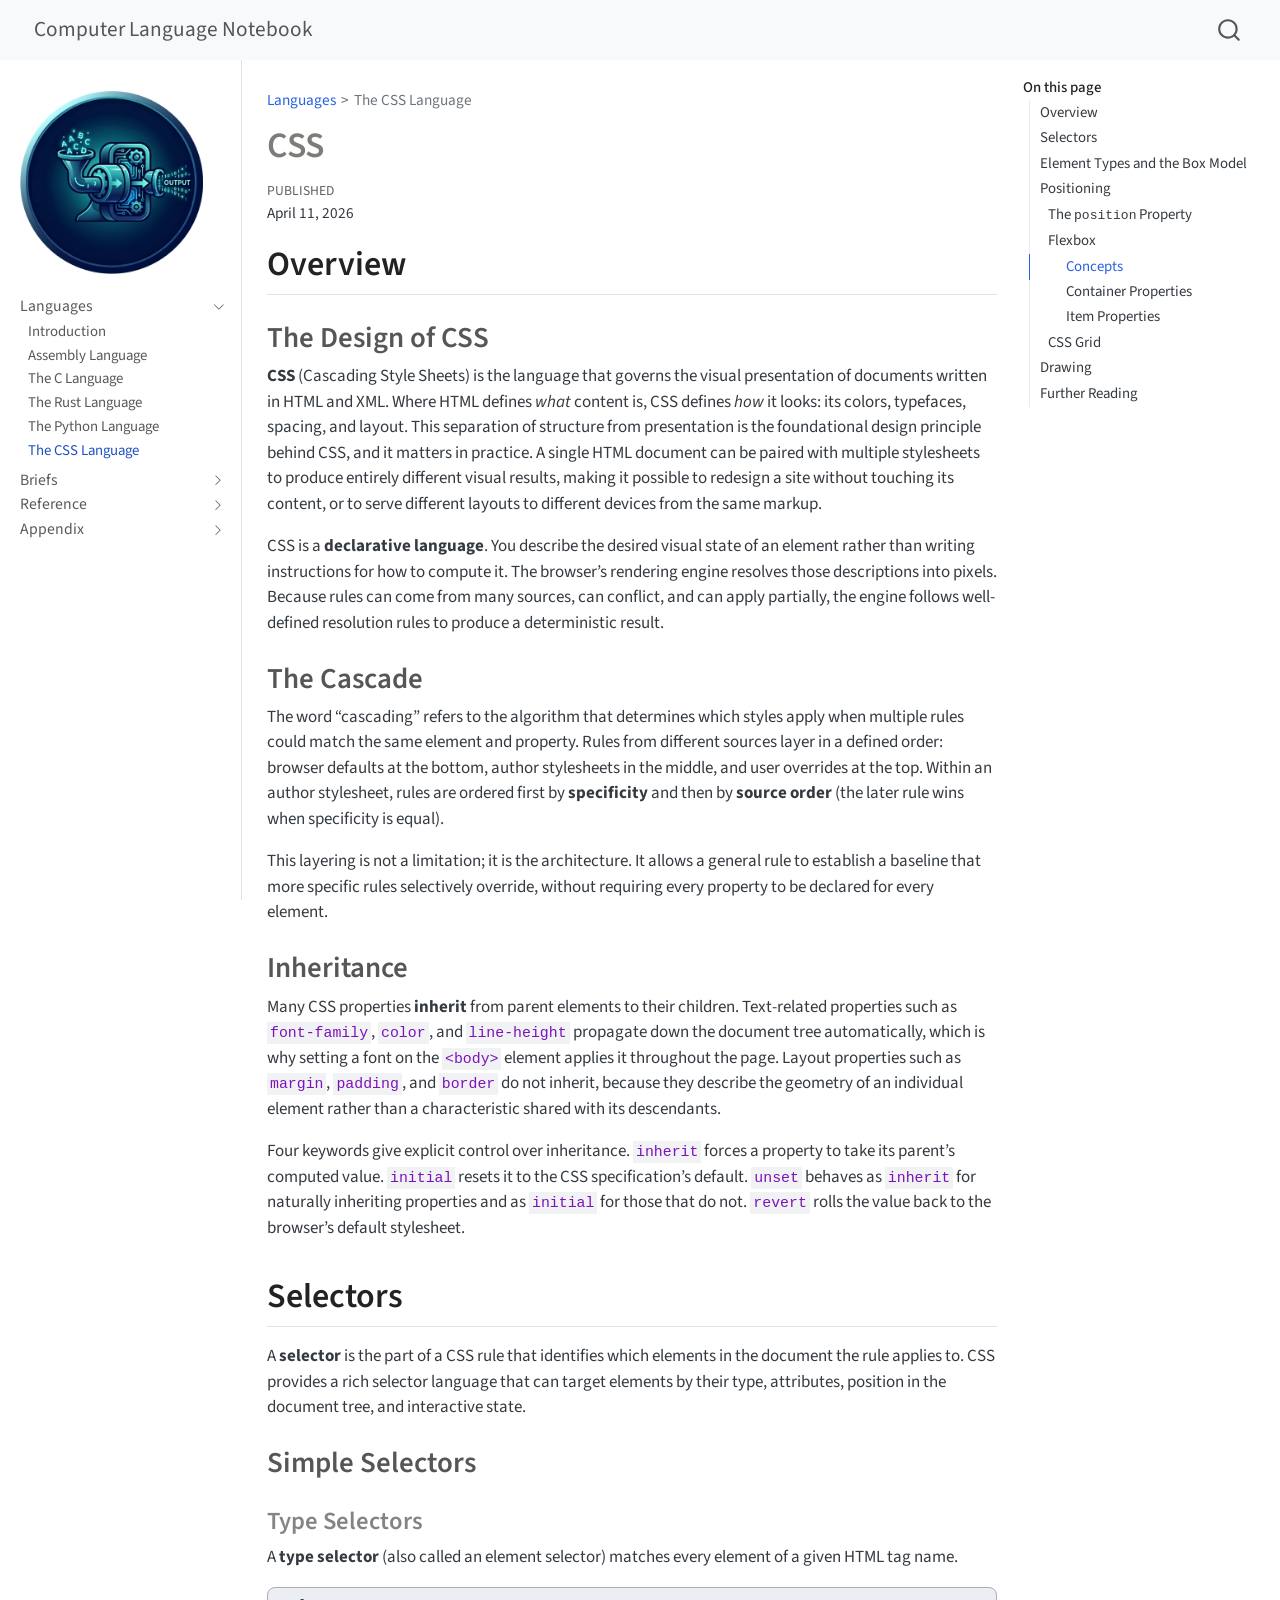
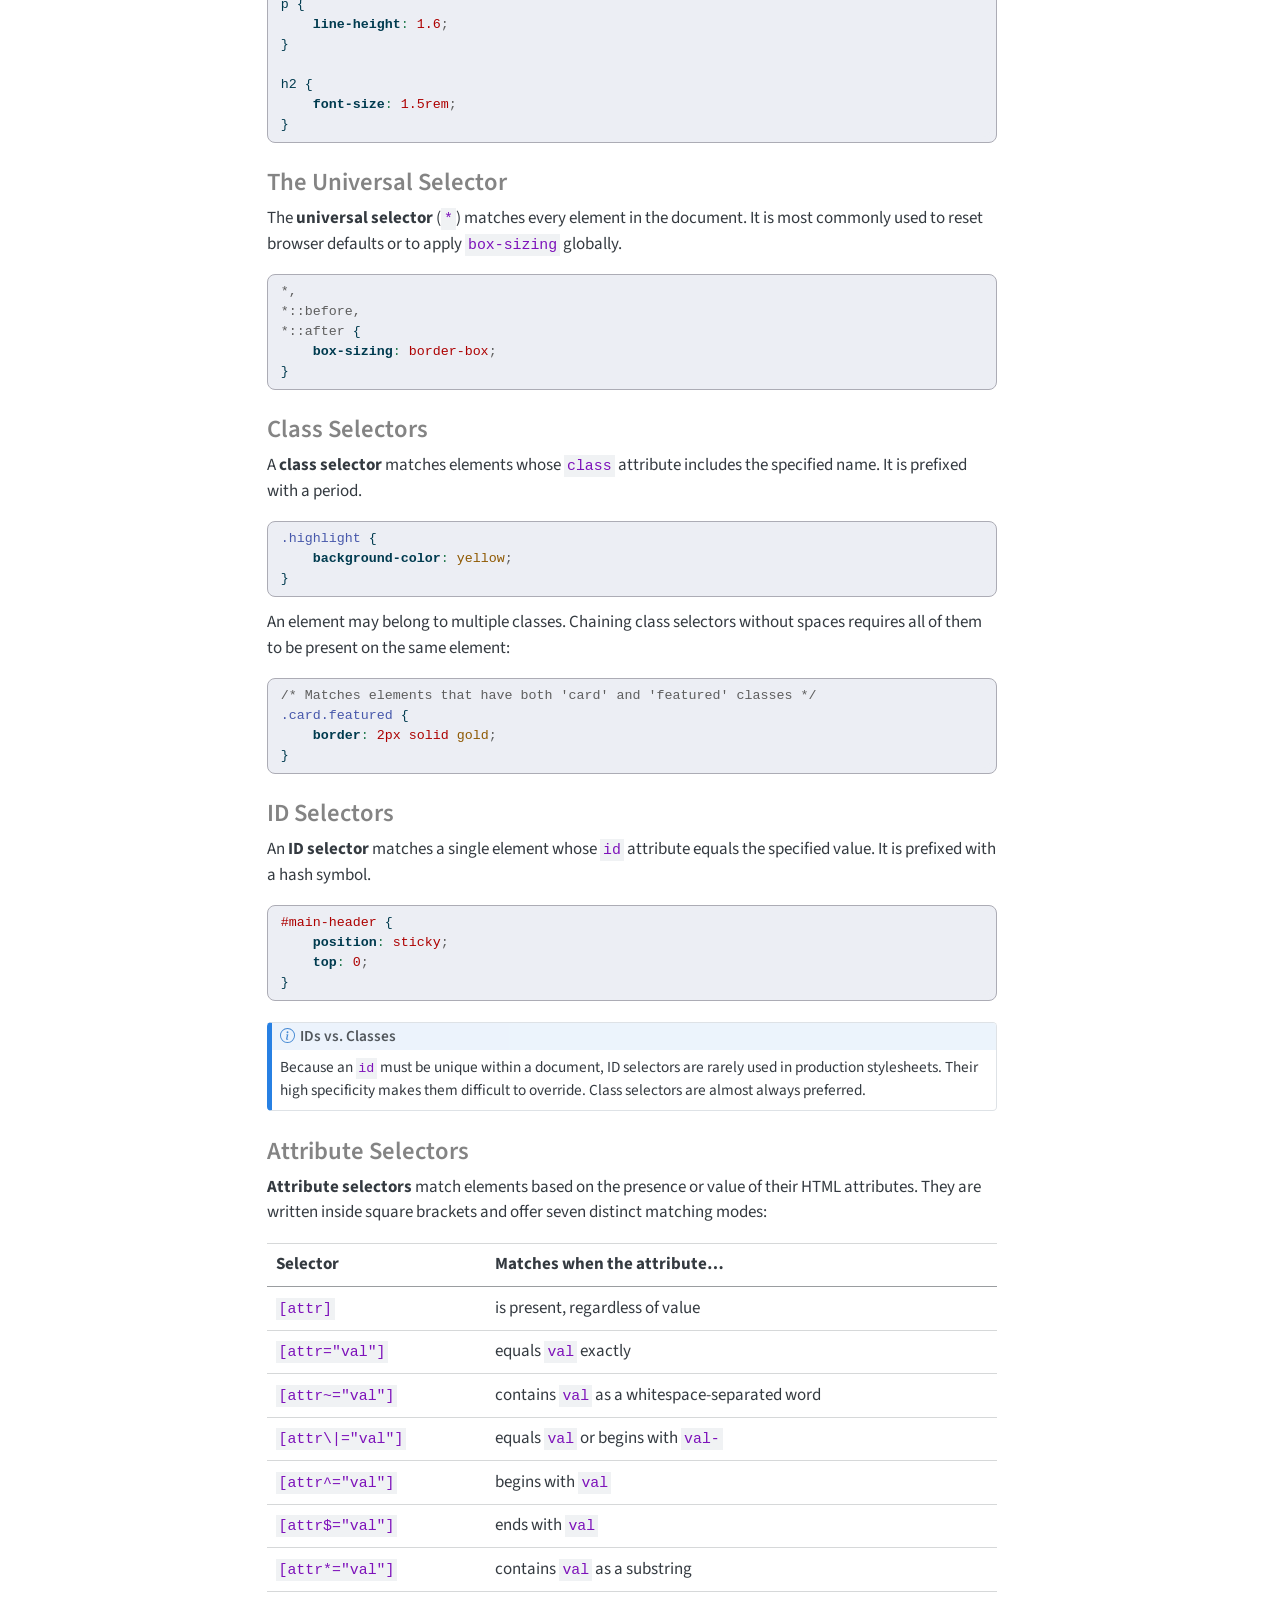
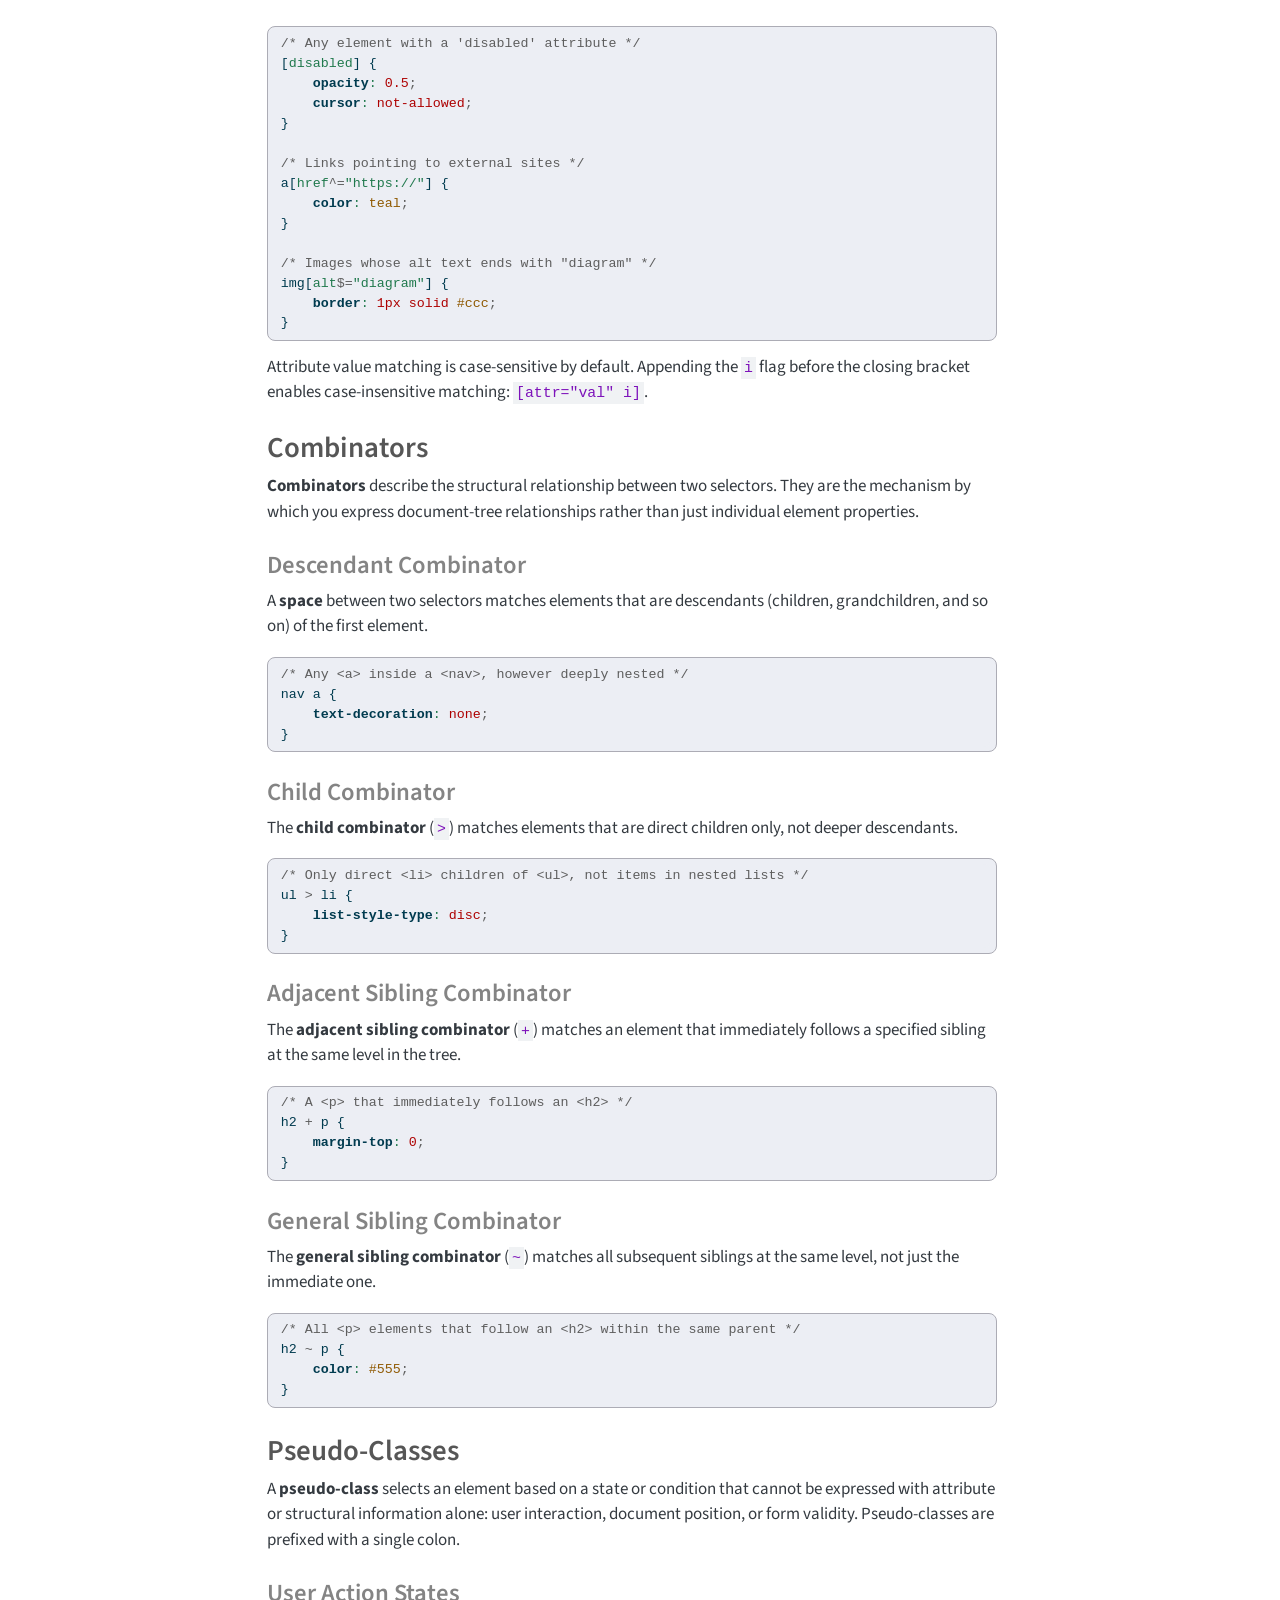
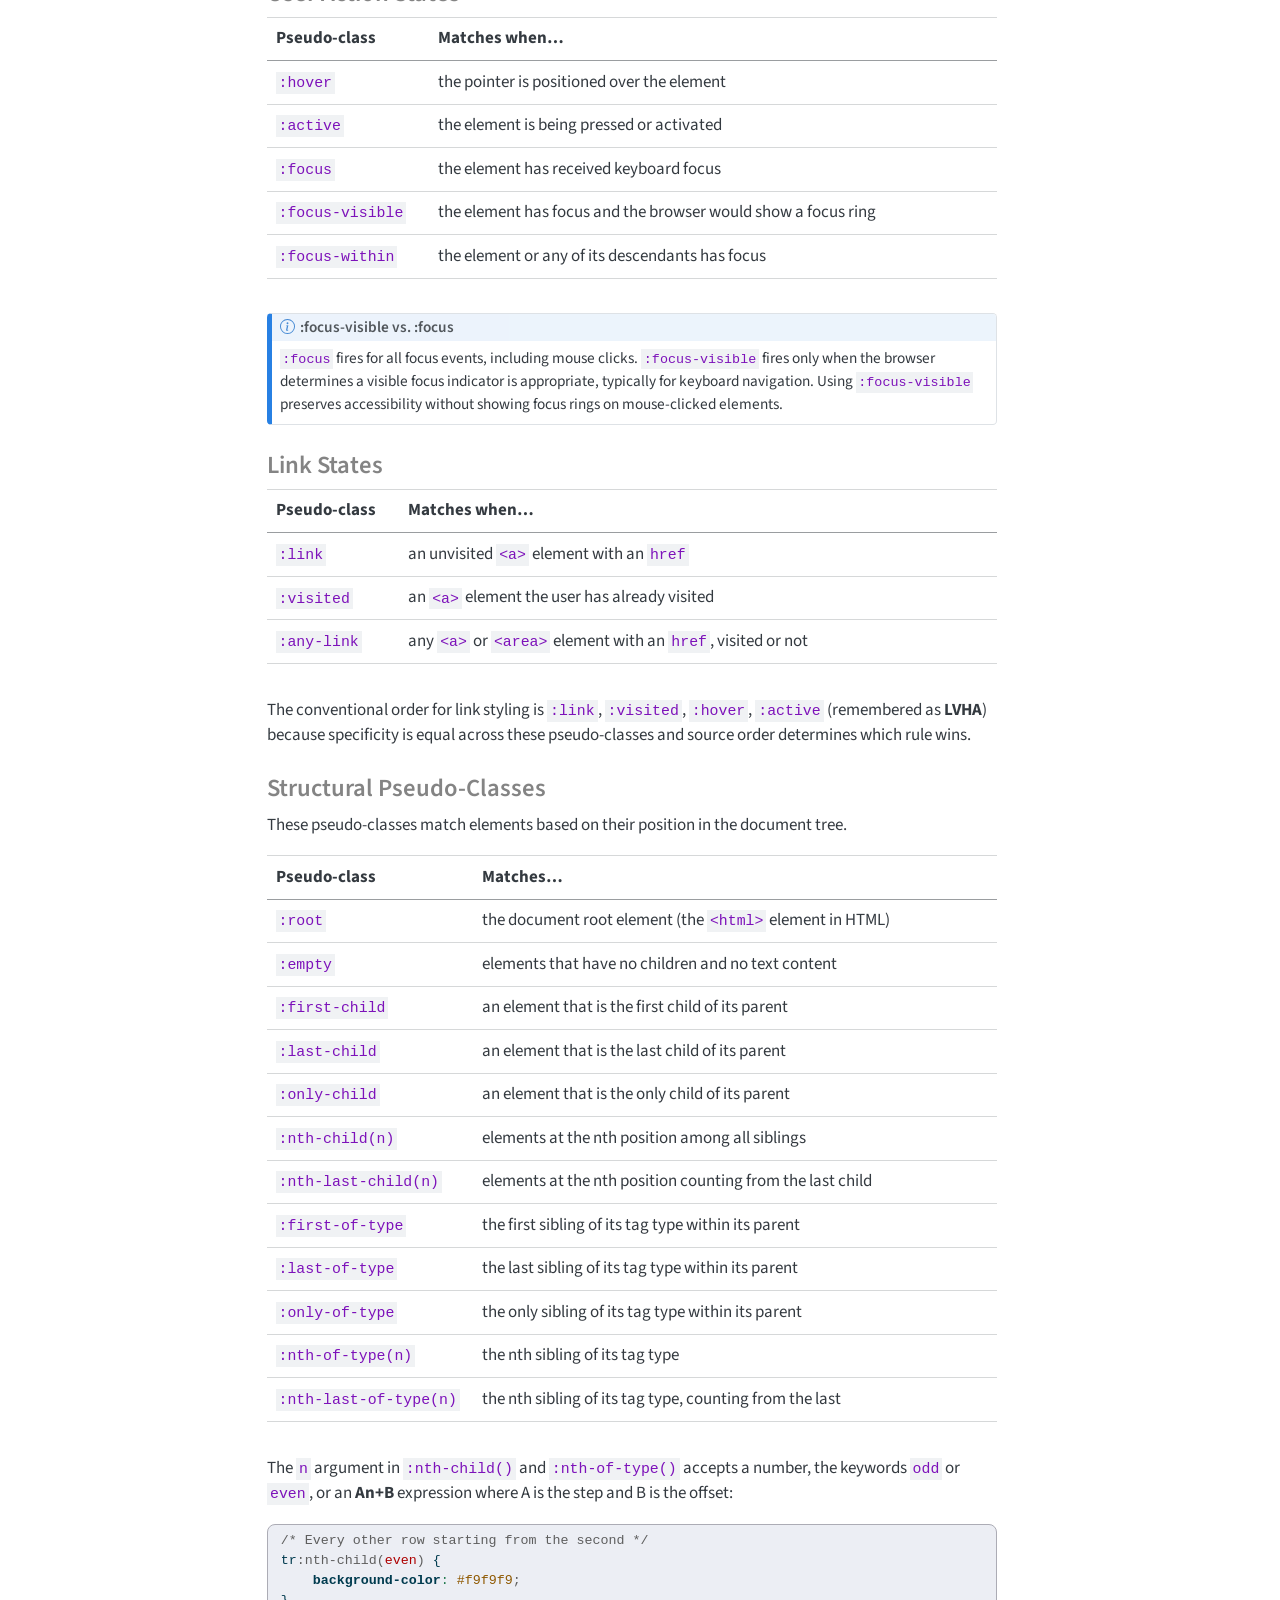
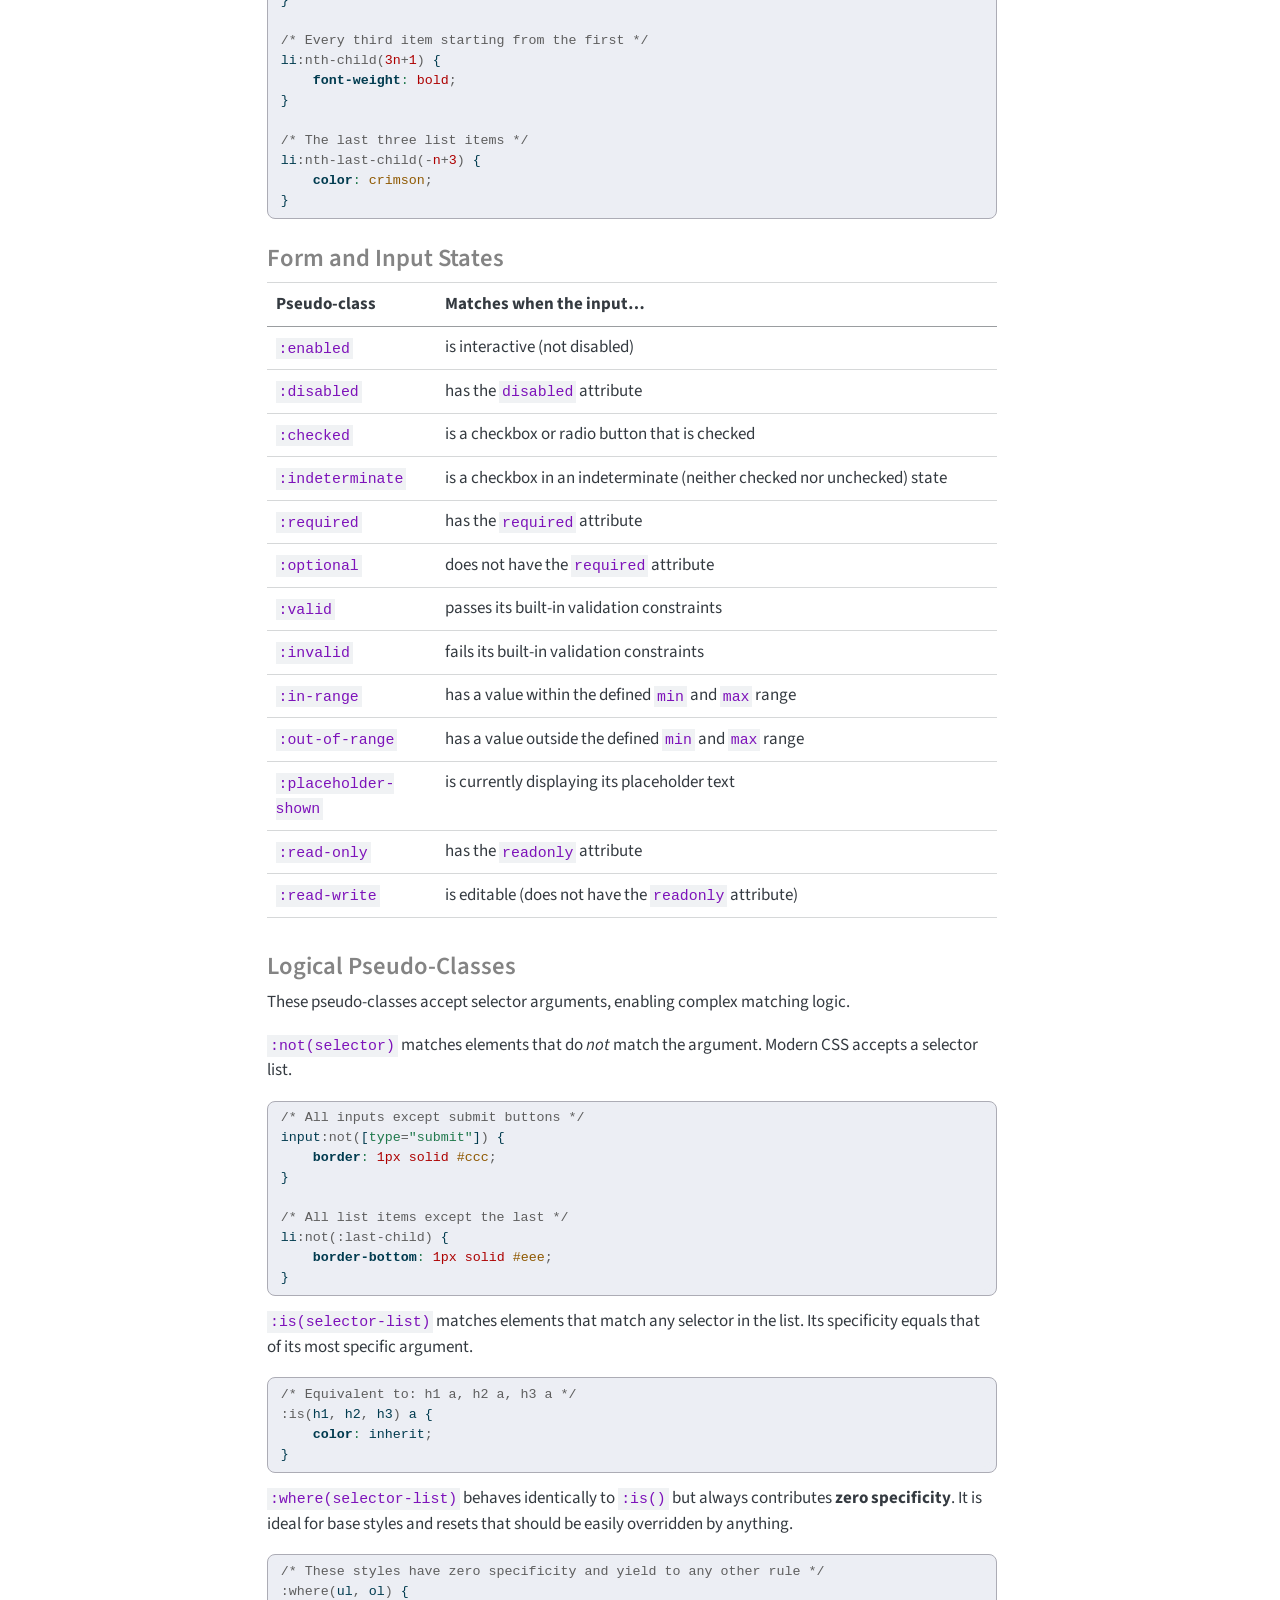
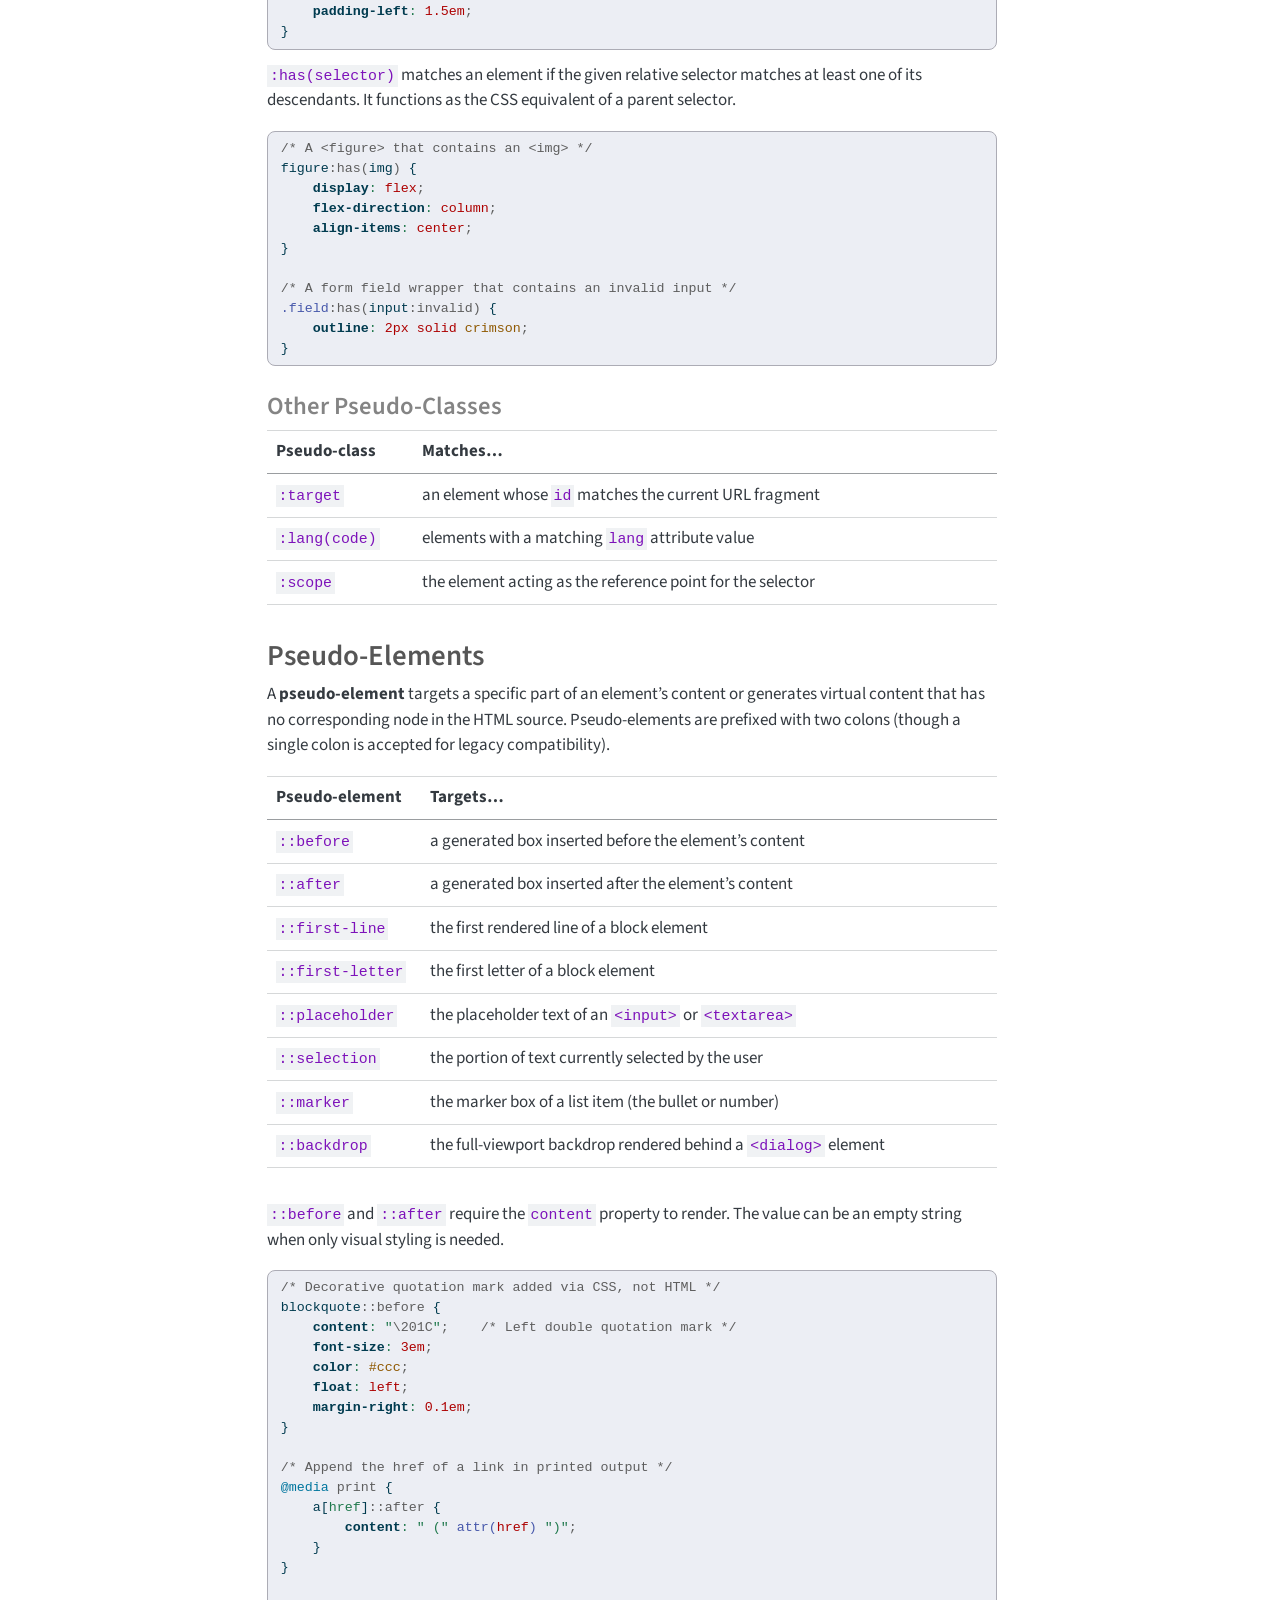
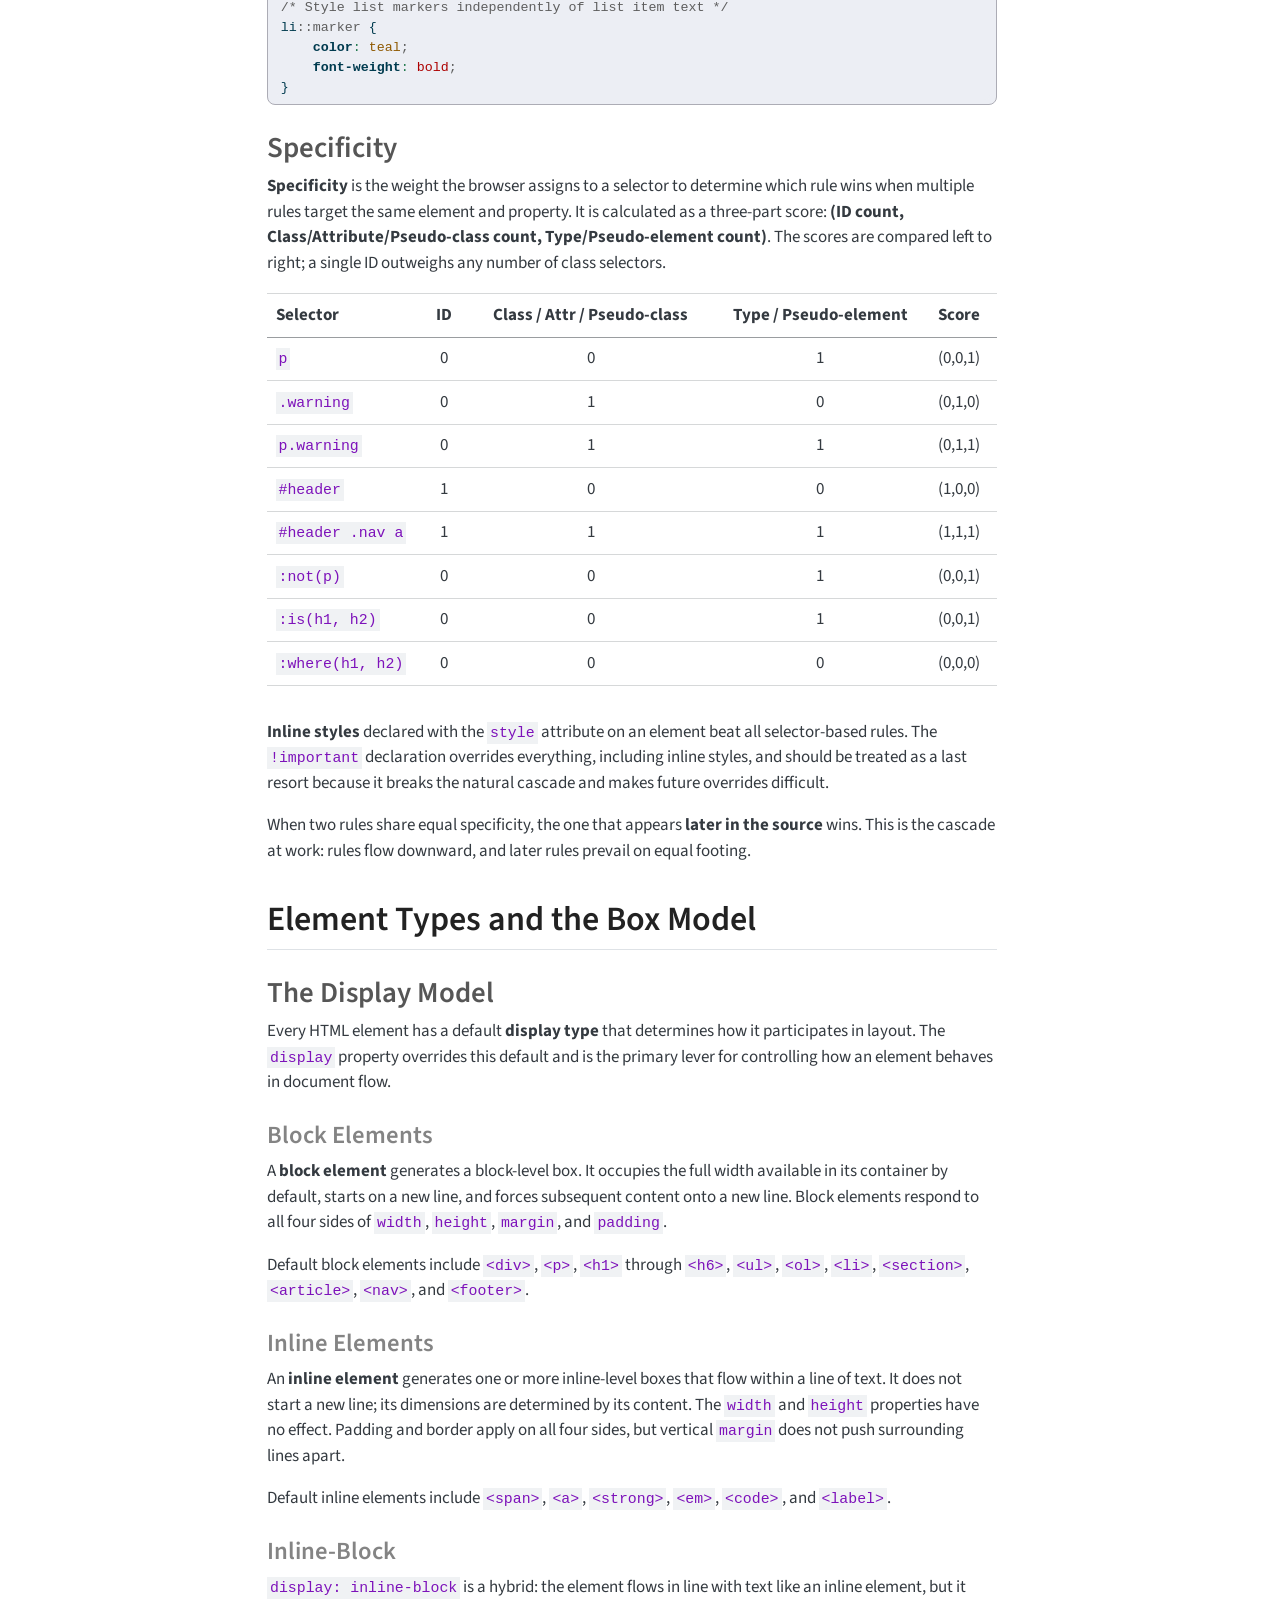
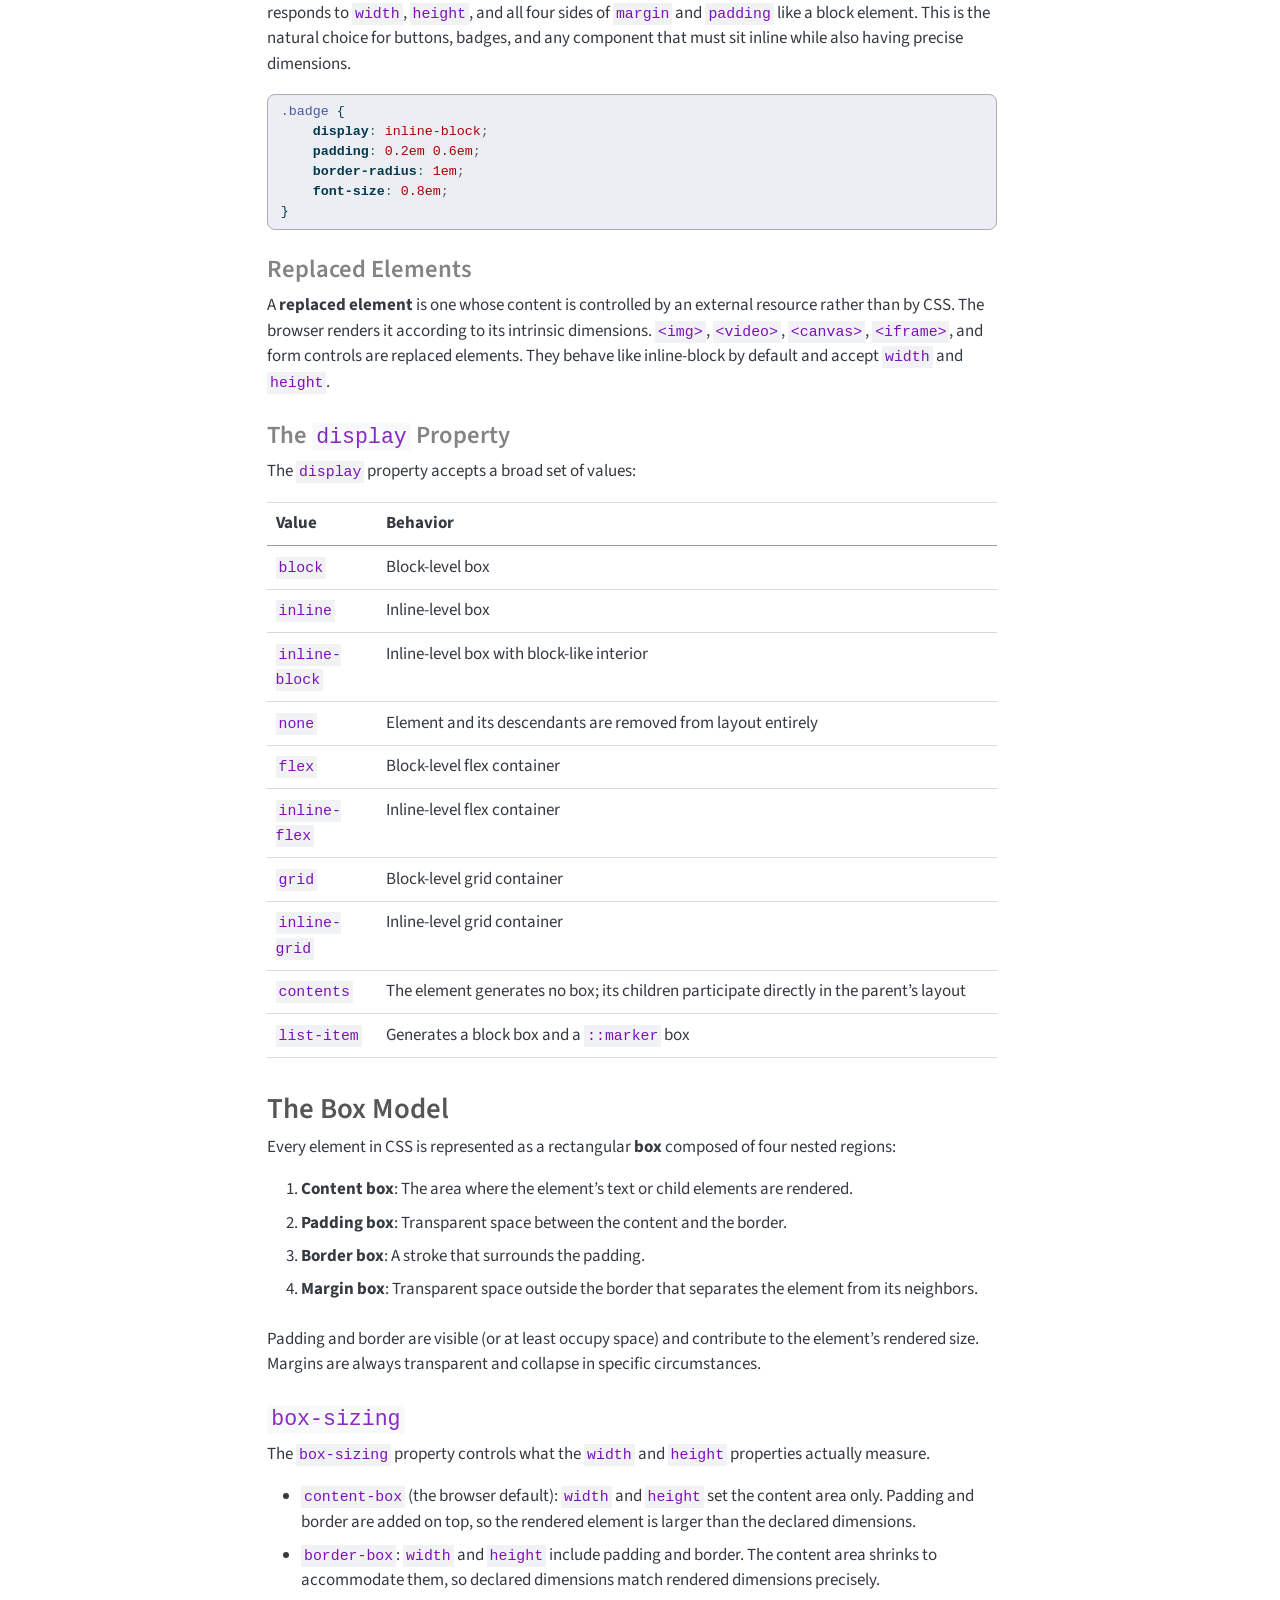
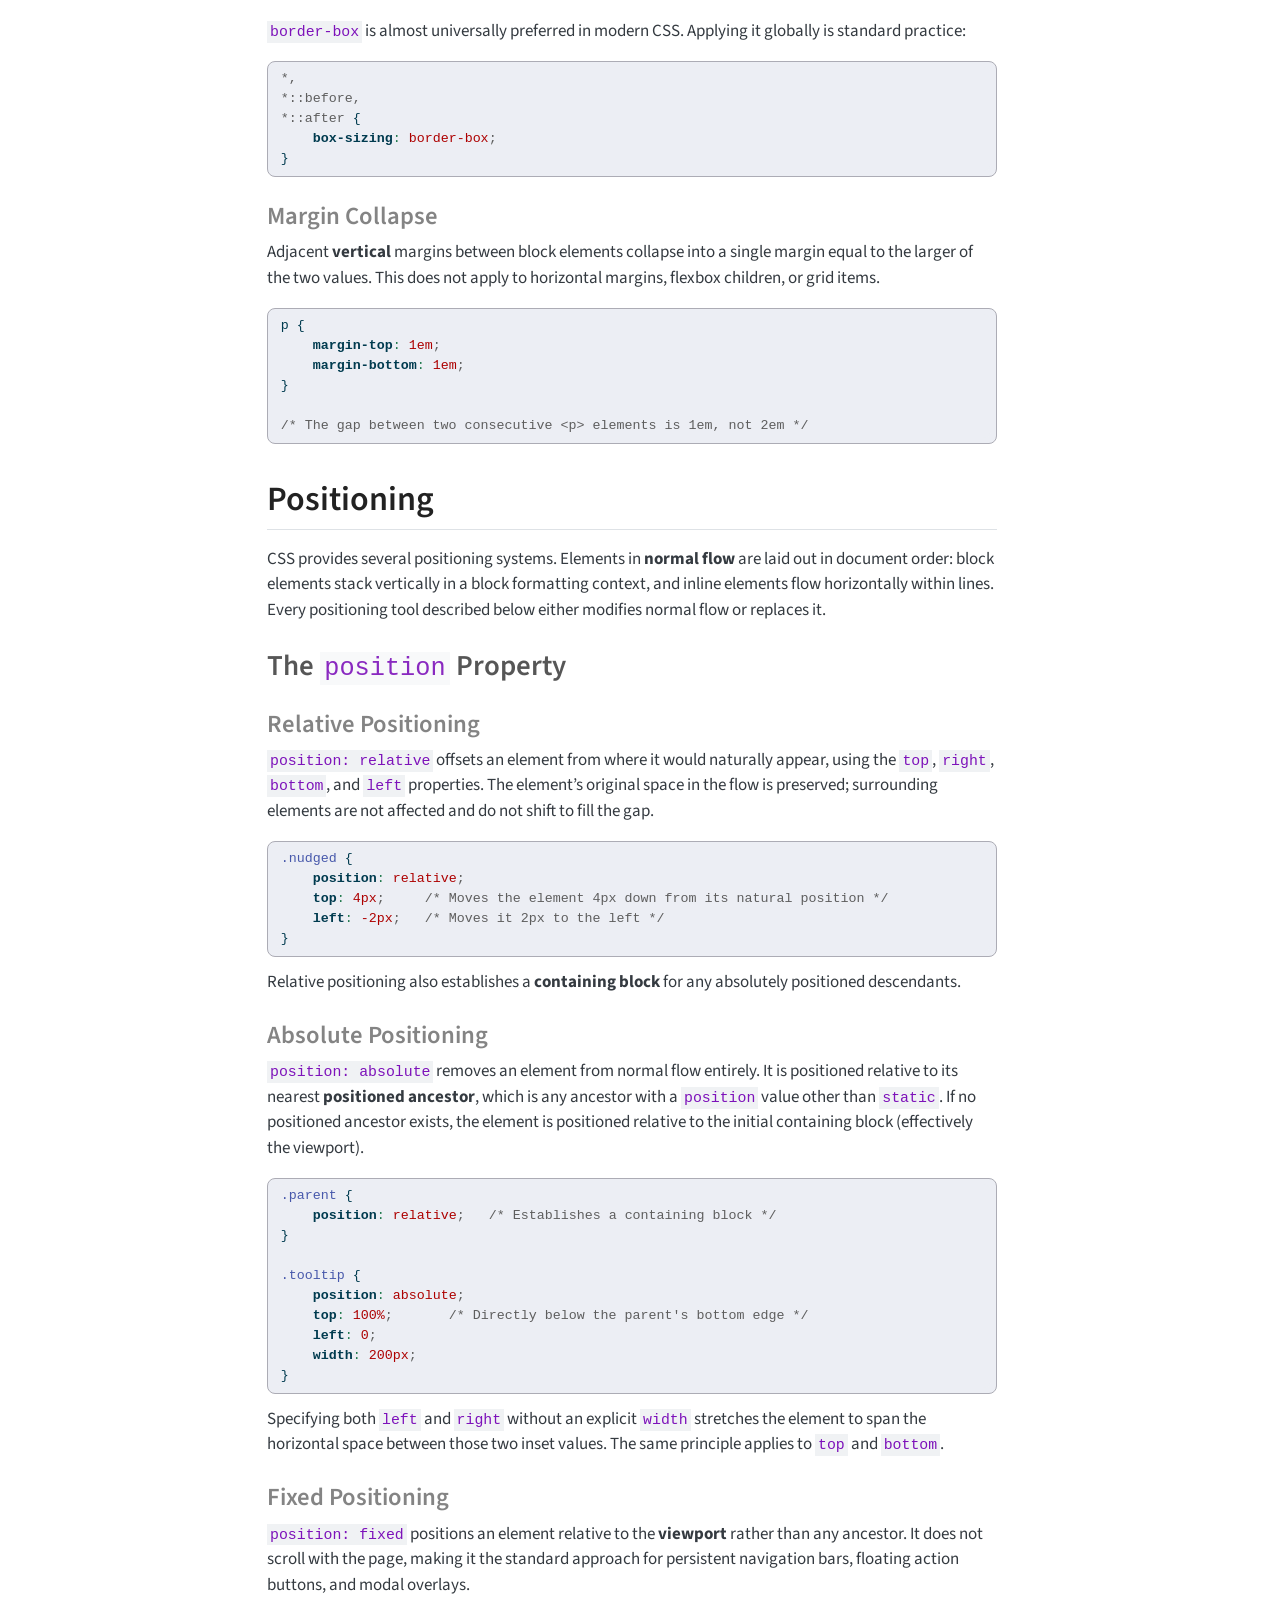
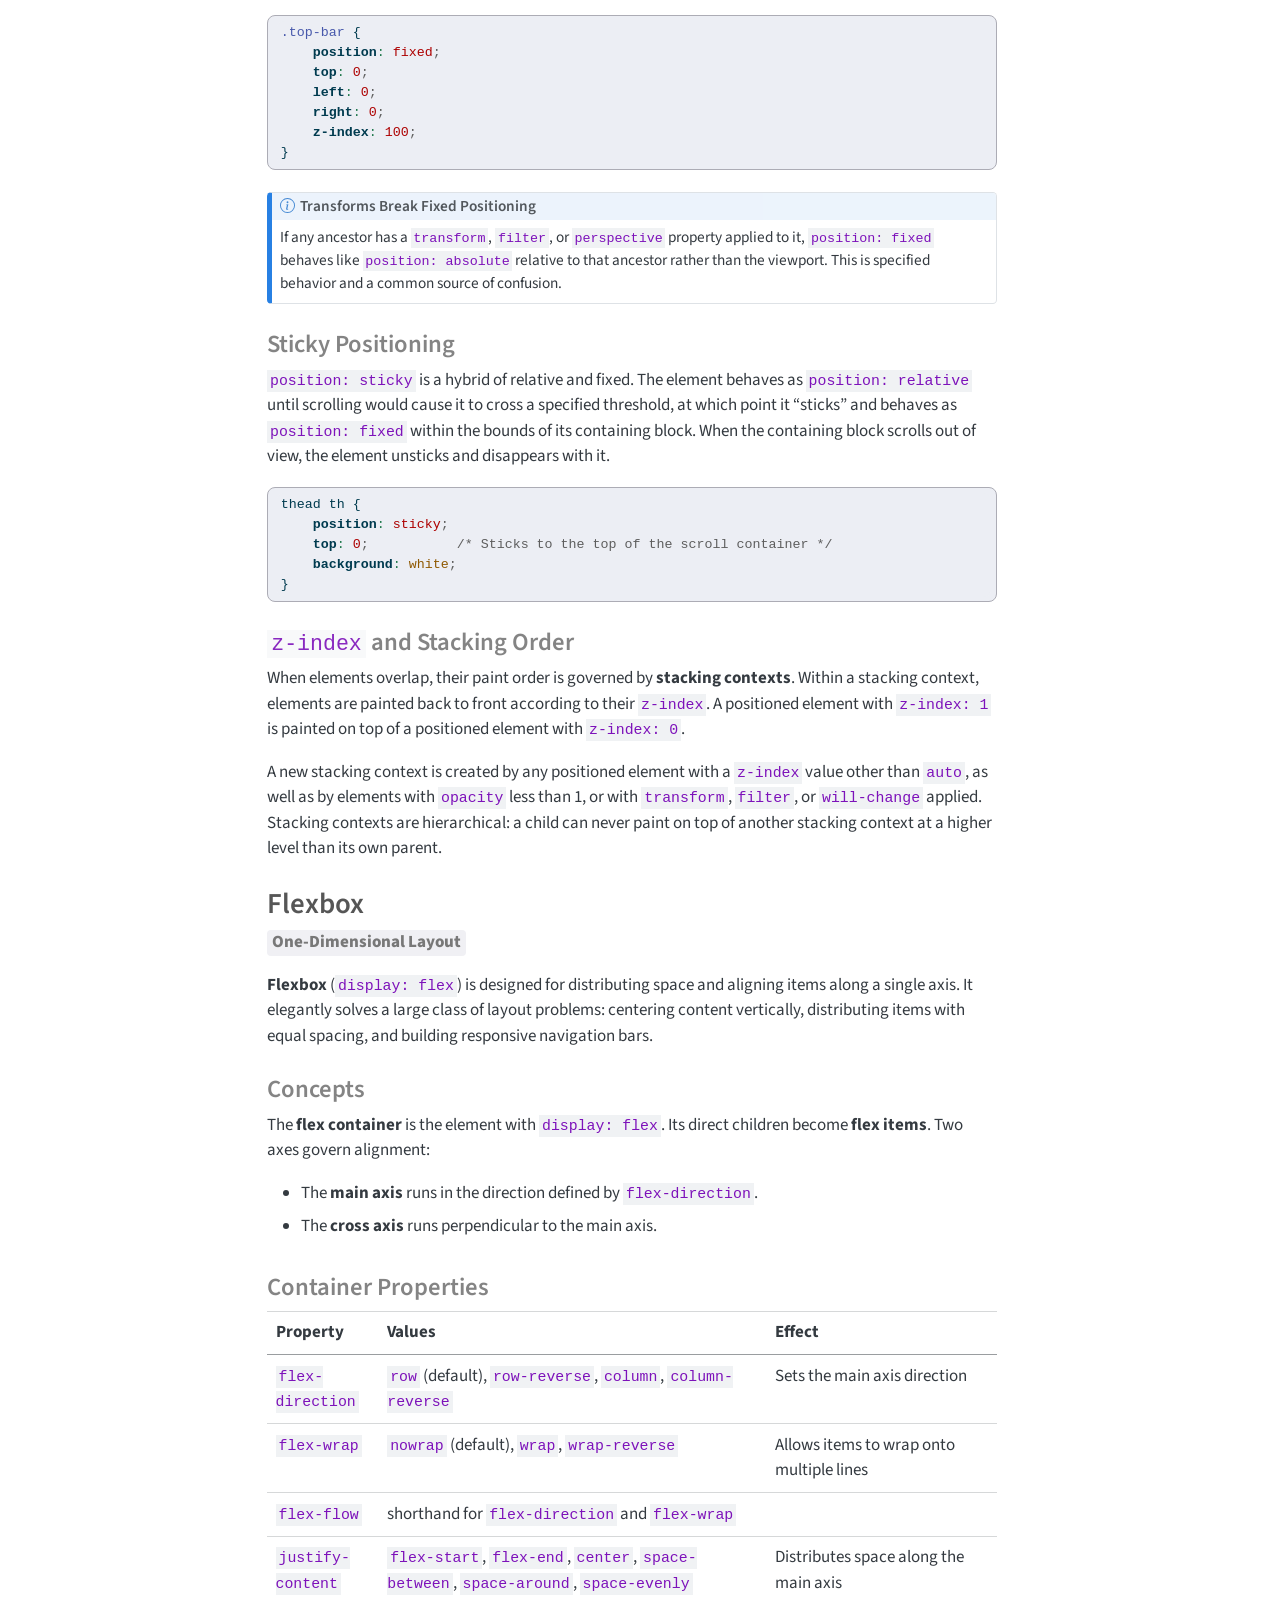
<file: docs/css.html>
<!DOCTYPE html>
<html xmlns="http://www.w3.org/1999/xhtml" lang="en" xml:lang="en"><head>

<meta charset="utf-8">
<meta name="generator" content="quarto-1.8.25">

<meta name="viewport" content="width=device-width, initial-scale=1.0, user-scalable=yes">

<meta name="dcterms.date" content="2026-04-11">

<title>CSS – Computer Language Notebook</title>
<style>
code{white-space: pre-wrap;}
span.smallcaps{font-variant: small-caps;}
div.columns{display: flex; gap: min(4vw, 1.5em);}
div.column{flex: auto; overflow-x: auto;}
div.hanging-indent{margin-left: 1.5em; text-indent: -1.5em;}
ul.task-list{list-style: none;}
ul.task-list li input[type="checkbox"] {
  width: 0.8em;
  margin: 0 0.8em 0.2em -1em; /* quarto-specific, see https://github.com/quarto-dev/quarto-cli/issues/4556 */ 
  vertical-align: middle;
}
/* CSS for syntax highlighting */
html { -webkit-text-size-adjust: 100%; }
pre > code.sourceCode { white-space: pre; position: relative; }
pre > code.sourceCode > span { display: inline-block; line-height: 1.25; }
pre > code.sourceCode > span:empty { height: 1.2em; }
.sourceCode { overflow: visible; }
code.sourceCode > span { color: inherit; text-decoration: inherit; }
div.sourceCode { margin: 1em 0; }
pre.sourceCode { margin: 0; }
@media screen {
div.sourceCode { overflow: auto; }
}
@media print {
pre > code.sourceCode { white-space: pre-wrap; }
pre > code.sourceCode > span { text-indent: -5em; padding-left: 5em; }
}
pre.numberSource code
  { counter-reset: source-line 0; }
pre.numberSource code > span
  { position: relative; left: -4em; counter-increment: source-line; }
pre.numberSource code > span > a:first-child::before
  { content: counter(source-line);
    position: relative; left: -1em; text-align: right; vertical-align: baseline;
    border: none; display: inline-block;
    -webkit-touch-callout: none; -webkit-user-select: none;
    -khtml-user-select: none; -moz-user-select: none;
    -ms-user-select: none; user-select: none;
    padding: 0 4px; width: 4em;
  }
pre.numberSource { margin-left: 3em;  padding-left: 4px; }
div.sourceCode
  {   }
@media screen {
pre > code.sourceCode > span > a:first-child::before { text-decoration: underline; }
}
</style>


<script src="site_libs/quarto-nav/quarto-nav.js"></script>
<script src="site_libs/quarto-nav/headroom.min.js"></script>
<script src="site_libs/clipboard/clipboard.min.js"></script>
<script src="site_libs/quarto-search/autocomplete.umd.js"></script>
<script src="site_libs/quarto-search/fuse.min.js"></script>
<script src="site_libs/quarto-search/quarto-search.js"></script>
<meta name="quarto:offset" content="./">
<link href="././favicon.png" rel="icon" type="image/png">
<script src="site_libs/quarto-html/quarto.js" type="module"></script>
<script src="site_libs/quarto-html/tabsets/tabsets.js" type="module"></script>
<script src="site_libs/quarto-html/axe/axe-check.js" type="module"></script>
<script src="site_libs/quarto-html/popper.min.js"></script>
<script src="site_libs/quarto-html/tippy.umd.min.js"></script>
<script src="site_libs/quarto-html/anchor.min.js"></script>
<link href="site_libs/quarto-html/tippy.css" rel="stylesheet">
<link href="site_libs/quarto-html/quarto-syntax-highlighting-7b89279ff1a6dce999919e0e67d4d9ec.css" rel="stylesheet" id="quarto-text-highlighting-styles">
<script src="site_libs/bootstrap/bootstrap.min.js"></script>
<link href="site_libs/bootstrap/bootstrap-icons.css" rel="stylesheet">
<link href="site_libs/bootstrap/bootstrap-238593fbc75c52b1713b5944fbe78712.min.css" rel="stylesheet" append-hash="true" id="quarto-bootstrap" data-mode="light">
<script id="quarto-search-options" type="application/json">{
  "location": "navbar",
  "copy-button": false,
  "collapse-after": 3,
  "panel-placement": "end",
  "type": "overlay",
  "limit": 50,
  "keyboard-shortcut": [
    "f",
    "/",
    "s"
  ],
  "show-item-context": true,
  "language": {
    "search-no-results-text": "No results",
    "search-matching-documents-text": "matching documents",
    "search-copy-link-title": "Copy link to search",
    "search-hide-matches-text": "Hide additional matches",
    "search-more-match-text": "more match in this document",
    "search-more-matches-text": "more matches in this document",
    "search-clear-button-title": "Clear",
    "search-text-placeholder": "",
    "search-detached-cancel-button-title": "Cancel",
    "search-submit-button-title": "Submit",
    "search-label": "Search"
  }
}</script>


<link rel="stylesheet" href="styles.css">
</head>

<body class="nav-sidebar docked nav-fixed quarto-light">

<div id="quarto-search-results"></div>
  <header id="quarto-header" class="headroom fixed-top">
    <nav class="navbar navbar-expand-lg " data-bs-theme="dark">
      <div class="navbar-container container-fluid">
      <div class="navbar-brand-container mx-auto">
    <a href="./index.html" class="navbar-brand navbar-brand-logo">
    </a>
    <a class="navbar-brand" href="./index.html">
    <span class="navbar-title">Computer Language Notebook</span>
    </a>
  </div>
        <div class="quarto-navbar-tools tools-end">
</div>
          <div id="quarto-search" class="" title="Search"></div>
      </div> <!-- /container-fluid -->
    </nav>
  <nav class="quarto-secondary-nav">
    <div class="container-fluid d-flex">
      <button type="button" class="quarto-btn-toggle btn" data-bs-toggle="collapse" role="button" data-bs-target=".quarto-sidebar-collapse-item" aria-controls="quarto-sidebar" aria-expanded="false" aria-label="Toggle sidebar navigation" onclick="if (window.quartoToggleHeadroom) { window.quartoToggleHeadroom(); }">
        <i class="bi bi-layout-text-sidebar-reverse"></i>
      </button>
        <nav class="quarto-page-breadcrumbs" aria-label="breadcrumb"><ol class="breadcrumb"><li class="breadcrumb-item"><a href="./index.html">Languages</a></li><li class="breadcrumb-item"><a href="./css.html">The CSS Language</a></li></ol></nav>
        <a class="flex-grow-1" role="navigation" data-bs-toggle="collapse" data-bs-target=".quarto-sidebar-collapse-item" aria-controls="quarto-sidebar" aria-expanded="false" aria-label="Toggle sidebar navigation" onclick="if (window.quartoToggleHeadroom) { window.quartoToggleHeadroom(); }">      
        </a>
    </div>
  </nav>
</header>
<!-- content -->
<div id="quarto-content" class="quarto-container page-columns page-rows-contents page-layout-full page-navbar">
<!-- sidebar -->
  <nav id="quarto-sidebar" class="sidebar collapse collapse-horizontal quarto-sidebar-collapse-item sidebar-navigation docked overflow-auto">
    <div class="pt-lg-2 mt-2 text-left sidebar-header">
      <a href="./index.html" class="sidebar-logo-link">
      <img src="././images/logo.png" alt="" class="sidebar-logo light-content py-0 d-lg-inline d-none">
      <img src="././images/logo.png" alt="" class="sidebar-logo dark-content py-0 d-lg-inline d-none">
      </a>
      </div>
    <div class="sidebar-menu-container"> 
    <ul class="list-unstyled mt-1">
        <li class="sidebar-item sidebar-item-section">
      <div class="sidebar-item-container"> 
            <a class="sidebar-item-text sidebar-link text-start" data-bs-toggle="collapse" data-bs-target="#quarto-sidebar-section-1" role="navigation" aria-expanded="true">
 <span class="menu-text">Languages</span></a>
          <a class="sidebar-item-toggle text-start" data-bs-toggle="collapse" data-bs-target="#quarto-sidebar-section-1" role="navigation" aria-expanded="true" aria-label="Toggle section">
            <i class="bi bi-chevron-right ms-2"></i>
          </a> 
      </div>
      <ul id="quarto-sidebar-section-1" class="collapse list-unstyled sidebar-section depth1 show">  
          <li class="sidebar-item">
  <div class="sidebar-item-container"> 
  <a href="./index.html" class="sidebar-item-text sidebar-link">
 <span class="menu-text">Introduction</span></a>
  </div>
</li>
          <li class="sidebar-item">
  <div class="sidebar-item-container"> 
  <a href="./assembly.html" class="sidebar-item-text sidebar-link">
 <span class="menu-text">Assembly Language</span></a>
  </div>
</li>
          <li class="sidebar-item">
  <div class="sidebar-item-container"> 
  <a href="./c.html" class="sidebar-item-text sidebar-link">
 <span class="menu-text">The C Language</span></a>
  </div>
</li>
          <li class="sidebar-item">
  <div class="sidebar-item-container"> 
  <a href="./rust.html" class="sidebar-item-text sidebar-link">
 <span class="menu-text">The Rust Language</span></a>
  </div>
</li>
          <li class="sidebar-item">
  <div class="sidebar-item-container"> 
  <a href="./python.html" class="sidebar-item-text sidebar-link">
 <span class="menu-text">The Python Language</span></a>
  </div>
</li>
          <li class="sidebar-item">
  <div class="sidebar-item-container"> 
  <a href="./css.html" class="sidebar-item-text sidebar-link active">
 <span class="menu-text">The CSS Language</span></a>
  </div>
</li>
      </ul>
  </li>
        <li class="sidebar-item sidebar-item-section">
      <div class="sidebar-item-container"> 
            <a class="sidebar-item-text sidebar-link text-start collapsed" data-bs-toggle="collapse" data-bs-target="#quarto-sidebar-section-2" role="navigation" aria-expanded="false">
 <span class="menu-text">Briefs</span></a>
          <a class="sidebar-item-toggle text-start collapsed" data-bs-toggle="collapse" data-bs-target="#quarto-sidebar-section-2" role="navigation" aria-expanded="false" aria-label="Toggle section">
            <i class="bi bi-chevron-right ms-2"></i>
          </a> 
      </div>
      <ul id="quarto-sidebar-section-2" class="collapse list-unstyled sidebar-section depth1 ">  
          <li class="sidebar-item">
  <div class="sidebar-item-container"> 
  <a href="./b-pyperf.html" class="sidebar-item-text sidebar-link">
 <span class="menu-text">Python Performance Analysis</span></a>
  </div>
</li>
      </ul>
  </li>
        <li class="sidebar-item sidebar-item-section">
      <div class="sidebar-item-container"> 
            <a class="sidebar-item-text sidebar-link text-start collapsed" data-bs-toggle="collapse" data-bs-target="#quarto-sidebar-section-3" role="navigation" aria-expanded="false">
 <span class="menu-text">Reference</span></a>
          <a class="sidebar-item-toggle text-start collapsed" data-bs-toggle="collapse" data-bs-target="#quarto-sidebar-section-3" role="navigation" aria-expanded="false" aria-label="Toggle section">
            <i class="bi bi-chevron-right ms-2"></i>
          </a> 
      </div>
      <ul id="quarto-sidebar-section-3" class="collapse list-unstyled sidebar-section depth1 ">  
          <li class="sidebar-item">
  <div class="sidebar-item-container"> 
  <a href="./reference/assembly-pc.pdf" class="sidebar-item-text sidebar-link">
 <span class="menu-text">PC Assembly Language</span></a>
  </div>
</li>
          <li class="sidebar-item">
  <div class="sidebar-item-container"> 
  <a href="./reference/cs-css-general.pdf" class="sidebar-item-text sidebar-link">
 <span class="menu-text">CSS Web Guide</span></a>
  </div>
</li>
          <li class="sidebar-item">
  <div class="sidebar-item-container"> 
  <a href="./reference/cs-css-selectors.pdf" class="sidebar-item-text sidebar-link">
 <span class="menu-text">CSS Selector Guide</span></a>
  </div>
</li>
      </ul>
  </li>
        <li class="sidebar-item sidebar-item-section">
      <div class="sidebar-item-container"> 
            <a class="sidebar-item-text sidebar-link text-start collapsed" data-bs-toggle="collapse" data-bs-target="#quarto-sidebar-section-4" role="navigation" aria-expanded="false">
 <span class="menu-text">Appendix</span></a>
          <a class="sidebar-item-toggle text-start collapsed" data-bs-toggle="collapse" data-bs-target="#quarto-sidebar-section-4" role="navigation" aria-expanded="false" aria-label="Toggle section">
            <i class="bi bi-chevron-right ms-2"></i>
          </a> 
      </div>
      <ul id="quarto-sidebar-section-4" class="collapse list-unstyled sidebar-section depth1 ">  
          <li class="sidebar-item">
  <div class="sidebar-item-container"> 
  <a href="./glossary.html" class="sidebar-item-text sidebar-link">
 <span class="menu-text">Glossary</span></a>
  </div>
</li>
      </ul>
  </li>
    </ul>
    </div>
</nav>
<div id="quarto-sidebar-glass" class="quarto-sidebar-collapse-item" data-bs-toggle="collapse" data-bs-target=".quarto-sidebar-collapse-item"></div>
<!-- margin-sidebar -->
    <div id="quarto-margin-sidebar" class="sidebar margin-sidebar">
        <nav id="TOC" role="doc-toc" class="toc-active" data-toc-expanded="1">
    <h2 id="toc-title">On this page</h2>
   
  <ul>
  <li><a href="#overview" id="toc-overview" class="nav-link active" data-scroll-target="#overview">Overview</a>
  <ul>
  <li><a href="#the-design-of-css" id="toc-the-design-of-css" class="nav-link" data-scroll-target="#the-design-of-css">The Design of CSS</a></li>
  <li><a href="#the-cascade" id="toc-the-cascade" class="nav-link" data-scroll-target="#the-cascade">The Cascade</a></li>
  <li><a href="#inheritance" id="toc-inheritance" class="nav-link" data-scroll-target="#inheritance">Inheritance</a></li>
  </ul></li>
  <li><a href="#selectors" id="toc-selectors" class="nav-link" data-scroll-target="#selectors">Selectors</a>
  <ul>
  <li><a href="#simple-selectors" id="toc-simple-selectors" class="nav-link" data-scroll-target="#simple-selectors">Simple Selectors</a>
  <ul class="collapse">
  <li><a href="#type-selectors" id="toc-type-selectors" class="nav-link" data-scroll-target="#type-selectors">Type Selectors</a></li>
  <li><a href="#the-universal-selector" id="toc-the-universal-selector" class="nav-link" data-scroll-target="#the-universal-selector">The Universal Selector</a></li>
  <li><a href="#class-selectors" id="toc-class-selectors" class="nav-link" data-scroll-target="#class-selectors">Class Selectors</a></li>
  <li><a href="#id-selectors" id="toc-id-selectors" class="nav-link" data-scroll-target="#id-selectors">ID Selectors</a></li>
  <li><a href="#attribute-selectors" id="toc-attribute-selectors" class="nav-link" data-scroll-target="#attribute-selectors">Attribute Selectors</a></li>
  </ul></li>
  <li><a href="#combinators" id="toc-combinators" class="nav-link" data-scroll-target="#combinators">Combinators</a>
  <ul class="collapse">
  <li><a href="#descendant-combinator" id="toc-descendant-combinator" class="nav-link" data-scroll-target="#descendant-combinator">Descendant Combinator</a></li>
  <li><a href="#child-combinator" id="toc-child-combinator" class="nav-link" data-scroll-target="#child-combinator">Child Combinator</a></li>
  <li><a href="#adjacent-sibling-combinator" id="toc-adjacent-sibling-combinator" class="nav-link" data-scroll-target="#adjacent-sibling-combinator">Adjacent Sibling Combinator</a></li>
  <li><a href="#general-sibling-combinator" id="toc-general-sibling-combinator" class="nav-link" data-scroll-target="#general-sibling-combinator">General Sibling Combinator</a></li>
  </ul></li>
  <li><a href="#pseudo-classes" id="toc-pseudo-classes" class="nav-link" data-scroll-target="#pseudo-classes">Pseudo-Classes</a>
  <ul class="collapse">
  <li><a href="#user-action-states" id="toc-user-action-states" class="nav-link" data-scroll-target="#user-action-states">User Action States</a></li>
  <li><a href="#link-states" id="toc-link-states" class="nav-link" data-scroll-target="#link-states">Link States</a></li>
  <li><a href="#structural-pseudo-classes" id="toc-structural-pseudo-classes" class="nav-link" data-scroll-target="#structural-pseudo-classes">Structural Pseudo-Classes</a></li>
  <li><a href="#form-and-input-states" id="toc-form-and-input-states" class="nav-link" data-scroll-target="#form-and-input-states">Form and Input States</a></li>
  <li><a href="#logical-pseudo-classes" id="toc-logical-pseudo-classes" class="nav-link" data-scroll-target="#logical-pseudo-classes">Logical Pseudo-Classes</a></li>
  <li><a href="#other-pseudo-classes" id="toc-other-pseudo-classes" class="nav-link" data-scroll-target="#other-pseudo-classes">Other Pseudo-Classes</a></li>
  </ul></li>
  <li><a href="#pseudo-elements" id="toc-pseudo-elements" class="nav-link" data-scroll-target="#pseudo-elements">Pseudo-Elements</a></li>
  <li><a href="#specificity" id="toc-specificity" class="nav-link" data-scroll-target="#specificity">Specificity</a></li>
  </ul></li>
  <li><a href="#element-types-and-the-box-model" id="toc-element-types-and-the-box-model" class="nav-link" data-scroll-target="#element-types-and-the-box-model">Element Types and the Box Model</a>
  <ul>
  <li><a href="#the-display-model" id="toc-the-display-model" class="nav-link" data-scroll-target="#the-display-model">The Display Model</a>
  <ul class="collapse">
  <li><a href="#block-elements" id="toc-block-elements" class="nav-link" data-scroll-target="#block-elements">Block Elements</a></li>
  <li><a href="#inline-elements" id="toc-inline-elements" class="nav-link" data-scroll-target="#inline-elements">Inline Elements</a></li>
  <li><a href="#inline-block" id="toc-inline-block" class="nav-link" data-scroll-target="#inline-block">Inline-Block</a></li>
  <li><a href="#replaced-elements" id="toc-replaced-elements" class="nav-link" data-scroll-target="#replaced-elements">Replaced Elements</a></li>
  <li><a href="#the-display-property" id="toc-the-display-property" class="nav-link" data-scroll-target="#the-display-property">The <code>display</code> Property</a></li>
  </ul></li>
  <li><a href="#the-box-model" id="toc-the-box-model" class="nav-link" data-scroll-target="#the-box-model">The Box Model</a>
  <ul class="collapse">
  <li><a href="#box-sizing" id="toc-box-sizing" class="nav-link" data-scroll-target="#box-sizing"><code>box-sizing</code></a></li>
  <li><a href="#margin-collapse" id="toc-margin-collapse" class="nav-link" data-scroll-target="#margin-collapse">Margin Collapse</a></li>
  </ul></li>
  </ul></li>
  <li><a href="#positioning" id="toc-positioning" class="nav-link" data-scroll-target="#positioning">Positioning</a>
  <ul>
  <li><a href="#the-position-property" id="toc-the-position-property" class="nav-link" data-scroll-target="#the-position-property">The <code>position</code> Property</a>
  <ul class="collapse">
  <li><a href="#relative-positioning" id="toc-relative-positioning" class="nav-link" data-scroll-target="#relative-positioning">Relative Positioning</a></li>
  <li><a href="#absolute-positioning" id="toc-absolute-positioning" class="nav-link" data-scroll-target="#absolute-positioning">Absolute Positioning</a></li>
  <li><a href="#fixed-positioning" id="toc-fixed-positioning" class="nav-link" data-scroll-target="#fixed-positioning">Fixed Positioning</a></li>
  <li><a href="#sticky-positioning" id="toc-sticky-positioning" class="nav-link" data-scroll-target="#sticky-positioning">Sticky Positioning</a></li>
  <li><a href="#z-index-and-stacking-order" id="toc-z-index-and-stacking-order" class="nav-link" data-scroll-target="#z-index-and-stacking-order"><code>z-index</code> and Stacking Order</a></li>
  </ul></li>
  <li><a href="#flexbox" id="toc-flexbox" class="nav-link" data-scroll-target="#flexbox">Flexbox</a>
  <ul class="collapse">
  <li><a href="#concepts" id="toc-concepts" class="nav-link" data-scroll-target="#concepts">Concepts</a></li>
  <li><a href="#container-properties" id="toc-container-properties" class="nav-link" data-scroll-target="#container-properties">Container Properties</a></li>
  <li><a href="#item-properties" id="toc-item-properties" class="nav-link" data-scroll-target="#item-properties">Item Properties</a></li>
  </ul></li>
  <li><a href="#css-grid" id="toc-css-grid" class="nav-link" data-scroll-target="#css-grid">CSS Grid</a>
  <ul class="collapse">
  <li><a href="#defining-the-grid" id="toc-defining-the-grid" class="nav-link" data-scroll-target="#defining-the-grid">Defining the Grid</a></li>
  <li><a href="#placing-items" id="toc-placing-items" class="nav-link" data-scroll-target="#placing-items">Placing Items</a></li>
  <li><a href="#named-grid-areas" id="toc-named-grid-areas" class="nav-link" data-scroll-target="#named-grid-areas">Named Grid Areas</a></li>
  <li><a href="#auto-placement" id="toc-auto-placement" class="nav-link" data-scroll-target="#auto-placement">Auto-Placement</a></li>
  </ul></li>
  </ul></li>
  <li><a href="#drawing" id="toc-drawing" class="nav-link" data-scroll-target="#drawing">Drawing</a>
  <ul>
  <li><a href="#borders" id="toc-borders" class="nav-link" data-scroll-target="#borders">Borders</a>
  <ul class="collapse">
  <li><a href="#border-radius" id="toc-border-radius" class="nav-link" data-scroll-target="#border-radius">Border Radius</a></li>
  <li><a href="#outline" id="toc-outline" class="nav-link" data-scroll-target="#outline">Outline</a></li>
  </ul></li>
  <li><a href="#backgrounds-and-fills" id="toc-backgrounds-and-fills" class="nav-link" data-scroll-target="#backgrounds-and-fills">Backgrounds and Fills</a>
  <ul class="collapse">
  <li><a href="#background-color" id="toc-background-color" class="nav-link" data-scroll-target="#background-color">Background Color</a></li>
  <li><a href="#background-image" id="toc-background-image" class="nav-link" data-scroll-target="#background-image">Background Image</a></li>
  </ul></li>
  <li><a href="#gradients" id="toc-gradients" class="nav-link" data-scroll-target="#gradients">Gradients</a>
  <ul class="collapse">
  <li><a href="#linear-gradients" id="toc-linear-gradients" class="nav-link" data-scroll-target="#linear-gradients">Linear Gradients</a></li>
  <li><a href="#radial-gradients" id="toc-radial-gradients" class="nav-link" data-scroll-target="#radial-gradients">Radial Gradients</a></li>
  <li><a href="#conic-gradients" id="toc-conic-gradients" class="nav-link" data-scroll-target="#conic-gradients">Conic Gradients</a></li>
  <li><a href="#repeating-gradients" id="toc-repeating-gradients" class="nav-link" data-scroll-target="#repeating-gradients">Repeating Gradients</a></li>
  <li><a href="#multiple-backgrounds" id="toc-multiple-backgrounds" class="nav-link" data-scroll-target="#multiple-backgrounds">Multiple Backgrounds</a></li>
  </ul></li>
  <li><a href="#box-shadow" id="toc-box-shadow" class="nav-link" data-scroll-target="#box-shadow">Box Shadow</a></li>
  </ul></li>
  <li><a href="#further-reading" id="toc-further-reading" class="nav-link" data-scroll-target="#further-reading">Further Reading</a></li>
  </ul>
</nav>
    </div>
<!-- main -->
<main class="content column-body" id="quarto-document-content">

<header id="title-block-header" class="quarto-title-block default"><nav class="quarto-page-breadcrumbs quarto-title-breadcrumbs d-none d-lg-block" aria-label="breadcrumb"><ol class="breadcrumb"><li class="breadcrumb-item"><a href="./index.html">Languages</a></li><li class="breadcrumb-item"><a href="./css.html">The CSS Language</a></li></ol></nav>
<div class="quarto-title">
<h1 class="title">CSS</h1>
</div>



<div class="quarto-title-meta column-body">

    
    <div>
    <div class="quarto-title-meta-heading">Published</div>
    <div class="quarto-title-meta-contents">
      <p class="date">April 11, 2026</p>
    </div>
  </div>
  
    
  </div>
  


</header>


<section id="overview" class="level2">
<h2 class="anchored" data-anchor-id="overview">Overview</h2>
<section id="the-design-of-css" class="level3">
<h3 class="anchored" data-anchor-id="the-design-of-css">The Design of CSS</h3>
<p><strong>CSS</strong> (Cascading Style Sheets) is the language that governs the visual presentation of documents written in HTML and XML. Where HTML defines <em>what</em> content is, CSS defines <em>how</em> it looks: its colors, typefaces, spacing, and layout. This separation of structure from presentation is the foundational design principle behind CSS, and it matters in practice. A single HTML document can be paired with multiple stylesheets to produce entirely different visual results, making it possible to redesign a site without touching its content, or to serve different layouts to different devices from the same markup.</p>
<p>CSS is a <strong>declarative language</strong>. You describe the desired visual state of an element rather than writing instructions for how to compute it. The browser’s rendering engine resolves those descriptions into pixels. Because rules can come from many sources, can conflict, and can apply partially, the engine follows well-defined resolution rules to produce a deterministic result.</p>
</section>
<section id="the-cascade" class="level3">
<h3 class="anchored" data-anchor-id="the-cascade">The Cascade</h3>
<p>The word “cascading” refers to the algorithm that determines which styles apply when multiple rules could match the same element and property. Rules from different sources layer in a defined order: browser defaults at the bottom, author stylesheets in the middle, and user overrides at the top. Within an author stylesheet, rules are ordered first by <strong>specificity</strong> and then by <strong>source order</strong> (the later rule wins when specificity is equal).</p>
<p>This layering is not a limitation; it is the architecture. It allows a general rule to establish a baseline that more specific rules selectively override, without requiring every property to be declared for every element.</p>
</section>
<section id="inheritance" class="level3">
<h3 class="anchored" data-anchor-id="inheritance">Inheritance</h3>
<p>Many CSS properties <strong>inherit</strong> from parent elements to their children. Text-related properties such as <code>font-family</code>, <code>color</code>, and <code>line-height</code> propagate down the document tree automatically, which is why setting a font on the <code>&lt;body&gt;</code> element applies it throughout the page. Layout properties such as <code>margin</code>, <code>padding</code>, and <code>border</code> do not inherit, because they describe the geometry of an individual element rather than a characteristic shared with its descendants.</p>
<p>Four keywords give explicit control over inheritance. <code>inherit</code> forces a property to take its parent’s computed value. <code>initial</code> resets it to the CSS specification’s default. <code>unset</code> behaves as <code>inherit</code> for naturally inheriting properties and as <code>initial</code> for those that do not. <code>revert</code> rolls the value back to the browser’s default stylesheet.</p>
</section>
</section>
<section id="selectors" class="level2">
<h2 class="anchored" data-anchor-id="selectors">Selectors</h2>
<p>A <strong>selector</strong> is the part of a CSS rule that identifies which elements in the document the rule applies to. CSS provides a rich selector language that can target elements by their type, attributes, position in the document tree, and interactive state.</p>
<section id="simple-selectors" class="level3">
<h3 class="anchored" data-anchor-id="simple-selectors">Simple Selectors</h3>
<section id="type-selectors" class="level4">
<h4 class="anchored" data-anchor-id="type-selectors">Type Selectors</h4>
<p>A <strong>type selector</strong> (also called an element selector) matches every element of a given HTML tag name.</p>
<div class="code-copy-outer-scaffold"><div class="sourceCode" id="cb1"><pre class="sourceCode css code-with-copy"><code class="sourceCode css"><span id="cb1-1"><a href="#cb1-1" aria-hidden="true" tabindex="-1"></a>p {</span>
<span id="cb1-2"><a href="#cb1-2" aria-hidden="true" tabindex="-1"></a>    <span class="kw">line-height</span><span class="ch">:</span> <span class="dv">1.6</span><span class="op">;</span></span>
<span id="cb1-3"><a href="#cb1-3" aria-hidden="true" tabindex="-1"></a>}</span>
<span id="cb1-4"><a href="#cb1-4" aria-hidden="true" tabindex="-1"></a></span>
<span id="cb1-5"><a href="#cb1-5" aria-hidden="true" tabindex="-1"></a>h2 {</span>
<span id="cb1-6"><a href="#cb1-6" aria-hidden="true" tabindex="-1"></a>    <span class="kw">font-size</span><span class="ch">:</span> <span class="dv">1.5</span><span class="dt">rem</span><span class="op">;</span></span>
<span id="cb1-7"><a href="#cb1-7" aria-hidden="true" tabindex="-1"></a>}</span></code></pre></div><button title="Copy to Clipboard" class="code-copy-button"><i class="bi"></i></button></div>
</section>
<section id="the-universal-selector" class="level4">
<h4 class="anchored" data-anchor-id="the-universal-selector">The Universal Selector</h4>
<p>The <strong>universal selector</strong> (<code>*</code>) matches every element in the document. It is most commonly used to reset browser defaults or to apply <code>box-sizing</code> globally.</p>
<div class="code-copy-outer-scaffold"><div class="sourceCode" id="cb2"><pre class="sourceCode css code-with-copy"><code class="sourceCode css"><span id="cb2-1"><a href="#cb2-1" aria-hidden="true" tabindex="-1"></a><span class="op">*,</span></span>
<span id="cb2-2"><a href="#cb2-2" aria-hidden="true" tabindex="-1"></a><span class="op">*</span><span class="in">::before</span><span class="op">,</span></span>
<span id="cb2-3"><a href="#cb2-3" aria-hidden="true" tabindex="-1"></a><span class="op">*</span><span class="in">::after</span> {</span>
<span id="cb2-4"><a href="#cb2-4" aria-hidden="true" tabindex="-1"></a>    <span class="kw">box-sizing</span><span class="ch">:</span> <span class="dv">border-box</span><span class="op">;</span></span>
<span id="cb2-5"><a href="#cb2-5" aria-hidden="true" tabindex="-1"></a>}</span></code></pre></div><button title="Copy to Clipboard" class="code-copy-button"><i class="bi"></i></button></div>
</section>
<section id="class-selectors" class="level4">
<h4 class="anchored" data-anchor-id="class-selectors">Class Selectors</h4>
<p>A <strong>class selector</strong> matches elements whose <code>class</code> attribute includes the specified name. It is prefixed with a period.</p>
<div class="code-copy-outer-scaffold"><div class="sourceCode" id="cb3"><pre class="sourceCode css code-with-copy"><code class="sourceCode css"><span id="cb3-1"><a href="#cb3-1" aria-hidden="true" tabindex="-1"></a><span class="fu">.highlight</span> {</span>
<span id="cb3-2"><a href="#cb3-2" aria-hidden="true" tabindex="-1"></a>    <span class="kw">background-color</span><span class="ch">:</span> <span class="cn">yellow</span><span class="op">;</span></span>
<span id="cb3-3"><a href="#cb3-3" aria-hidden="true" tabindex="-1"></a>}</span></code></pre></div><button title="Copy to Clipboard" class="code-copy-button"><i class="bi"></i></button></div>
<p>An element may belong to multiple classes. Chaining class selectors without spaces requires all of them to be present on the same element:</p>
<div class="code-copy-outer-scaffold"><div class="sourceCode" id="cb4"><pre class="sourceCode css code-with-copy"><code class="sourceCode css"><span id="cb4-1"><a href="#cb4-1" aria-hidden="true" tabindex="-1"></a><span class="co">/* Matches elements that have both 'card' and 'featured' classes */</span></span>
<span id="cb4-2"><a href="#cb4-2" aria-hidden="true" tabindex="-1"></a><span class="fu">.card.featured</span> {</span>
<span id="cb4-3"><a href="#cb4-3" aria-hidden="true" tabindex="-1"></a>    <span class="kw">border</span><span class="ch">:</span> <span class="dv">2</span><span class="dt">px</span> <span class="dv">solid</span> <span class="cn">gold</span><span class="op">;</span></span>
<span id="cb4-4"><a href="#cb4-4" aria-hidden="true" tabindex="-1"></a>}</span></code></pre></div><button title="Copy to Clipboard" class="code-copy-button"><i class="bi"></i></button></div>
</section>
<section id="id-selectors" class="level4">
<h4 class="anchored" data-anchor-id="id-selectors">ID Selectors</h4>
<p>An <strong>ID selector</strong> matches a single element whose <code>id</code> attribute equals the specified value. It is prefixed with a hash symbol.</p>
<div class="code-copy-outer-scaffold"><div class="sourceCode" id="cb5"><pre class="sourceCode css code-with-copy"><code class="sourceCode css"><span id="cb5-1"><a href="#cb5-1" aria-hidden="true" tabindex="-1"></a><span class="pp">#main-header</span> {</span>
<span id="cb5-2"><a href="#cb5-2" aria-hidden="true" tabindex="-1"></a>    <span class="kw">position</span><span class="ch">:</span> <span class="dv">sticky</span><span class="op">;</span></span>
<span id="cb5-3"><a href="#cb5-3" aria-hidden="true" tabindex="-1"></a>    <span class="kw">top</span><span class="ch">:</span> <span class="dv">0</span><span class="op">;</span></span>
<span id="cb5-4"><a href="#cb5-4" aria-hidden="true" tabindex="-1"></a>}</span></code></pre></div><button title="Copy to Clipboard" class="code-copy-button"><i class="bi"></i></button></div>
<div class="callout callout-style-default callout-note callout-titled" title="IDs vs. Classes">
<div class="callout-header d-flex align-content-center">
<div class="callout-icon-container">
<i class="callout-icon"></i>
</div>
<div class="callout-title-container flex-fill">
<span class="screen-reader-only">Note</span>IDs vs.&nbsp;Classes
</div>
</div>
<div class="callout-body-container callout-body">
<p>Because an <code>id</code> must be unique within a document, ID selectors are rarely used in production stylesheets. Their high specificity makes them difficult to override. Class selectors are almost always preferred.</p>
</div>
</div>
</section>
<section id="attribute-selectors" class="level4">
<h4 class="anchored" data-anchor-id="attribute-selectors">Attribute Selectors</h4>
<p><strong>Attribute selectors</strong> match elements based on the presence or value of their HTML attributes. They are written inside square brackets and offer seven distinct matching modes:</p>
<table class="caption-top table">
<thead>
<tr class="header">
<th style="text-align: left;">Selector</th>
<th style="text-align: left;">Matches when the attribute…</th>
</tr>
</thead>
<tbody>
<tr class="odd">
<td style="text-align: left;"><code>[attr]</code></td>
<td style="text-align: left;">is present, regardless of value</td>
</tr>
<tr class="even">
<td style="text-align: left;"><code>[attr="val"]</code></td>
<td style="text-align: left;">equals <code>val</code> exactly</td>
</tr>
<tr class="odd">
<td style="text-align: left;"><code>[attr~="val"]</code></td>
<td style="text-align: left;">contains <code>val</code> as a whitespace-separated word</td>
</tr>
<tr class="even">
<td style="text-align: left;"><code>[attr\|="val"]</code></td>
<td style="text-align: left;">equals <code>val</code> or begins with <code>val-</code></td>
</tr>
<tr class="odd">
<td style="text-align: left;"><code>[attr^="val"]</code></td>
<td style="text-align: left;">begins with <code>val</code></td>
</tr>
<tr class="even">
<td style="text-align: left;"><code>[attr$="val"]</code></td>
<td style="text-align: left;">ends with <code>val</code></td>
</tr>
<tr class="odd">
<td style="text-align: left;"><code>[attr*="val"]</code></td>
<td style="text-align: left;">contains <code>val</code> as a substring</td>
</tr>
</tbody>
</table>
<div class="code-copy-outer-scaffold"><div class="sourceCode" id="cb6"><pre class="sourceCode css code-with-copy"><code class="sourceCode css"><span id="cb6-1"><a href="#cb6-1" aria-hidden="true" tabindex="-1"></a><span class="co">/* Any element with a 'disabled' attribute */</span></span>
<span id="cb6-2"><a href="#cb6-2" aria-hidden="true" tabindex="-1"></a><span class="ex">[</span><span class="ss">disabled</span><span class="ex">]</span> {</span>
<span id="cb6-3"><a href="#cb6-3" aria-hidden="true" tabindex="-1"></a>    <span class="kw">opacity</span><span class="ch">:</span> <span class="dv">0.5</span><span class="op">;</span></span>
<span id="cb6-4"><a href="#cb6-4" aria-hidden="true" tabindex="-1"></a>    <span class="kw">cursor</span><span class="ch">:</span> <span class="dv">not-allowed</span><span class="op">;</span></span>
<span id="cb6-5"><a href="#cb6-5" aria-hidden="true" tabindex="-1"></a>}</span>
<span id="cb6-6"><a href="#cb6-6" aria-hidden="true" tabindex="-1"></a></span>
<span id="cb6-7"><a href="#cb6-7" aria-hidden="true" tabindex="-1"></a><span class="co">/* Links pointing to external sites */</span></span>
<span id="cb6-8"><a href="#cb6-8" aria-hidden="true" tabindex="-1"></a>a<span class="ex">[</span><span class="ss">href</span><span class="op">^=</span><span class="st">"https://"</span><span class="ex">]</span> {</span>
<span id="cb6-9"><a href="#cb6-9" aria-hidden="true" tabindex="-1"></a>    <span class="kw">color</span><span class="ch">:</span> <span class="cn">teal</span><span class="op">;</span></span>
<span id="cb6-10"><a href="#cb6-10" aria-hidden="true" tabindex="-1"></a>}</span>
<span id="cb6-11"><a href="#cb6-11" aria-hidden="true" tabindex="-1"></a></span>
<span id="cb6-12"><a href="#cb6-12" aria-hidden="true" tabindex="-1"></a><span class="co">/* Images whose alt text ends with "diagram" */</span></span>
<span id="cb6-13"><a href="#cb6-13" aria-hidden="true" tabindex="-1"></a>img<span class="ex">[</span><span class="ss">alt</span><span class="op">$=</span><span class="st">"diagram"</span><span class="ex">]</span> {</span>
<span id="cb6-14"><a href="#cb6-14" aria-hidden="true" tabindex="-1"></a>    <span class="kw">border</span><span class="ch">:</span> <span class="dv">1</span><span class="dt">px</span> <span class="dv">solid</span> <span class="cn">#ccc</span><span class="op">;</span></span>
<span id="cb6-15"><a href="#cb6-15" aria-hidden="true" tabindex="-1"></a>}</span></code></pre></div><button title="Copy to Clipboard" class="code-copy-button"><i class="bi"></i></button></div>
<p>Attribute value matching is case-sensitive by default. Appending the <code>i</code> flag before the closing bracket enables case-insensitive matching: <code>[attr="val" i]</code>.</p>
</section>
</section>
<section id="combinators" class="level3">
<h3 class="anchored" data-anchor-id="combinators">Combinators</h3>
<p><strong>Combinators</strong> describe the structural relationship between two selectors. They are the mechanism by which you express document-tree relationships rather than just individual element properties.</p>
<section id="descendant-combinator" class="level4">
<h4 class="anchored" data-anchor-id="descendant-combinator">Descendant Combinator</h4>
<p>A <strong>space</strong> between two selectors matches elements that are descendants (children, grandchildren, and so on) of the first element.</p>
<div class="code-copy-outer-scaffold"><div class="sourceCode" id="cb7"><pre class="sourceCode css code-with-copy"><code class="sourceCode css"><span id="cb7-1"><a href="#cb7-1" aria-hidden="true" tabindex="-1"></a><span class="co">/* Any &lt;a&gt; inside a &lt;nav&gt;, however deeply nested */</span></span>
<span id="cb7-2"><a href="#cb7-2" aria-hidden="true" tabindex="-1"></a>nav a {</span>
<span id="cb7-3"><a href="#cb7-3" aria-hidden="true" tabindex="-1"></a>    <span class="kw">text-decoration</span><span class="ch">:</span> <span class="dv">none</span><span class="op">;</span></span>
<span id="cb7-4"><a href="#cb7-4" aria-hidden="true" tabindex="-1"></a>}</span></code></pre></div><button title="Copy to Clipboard" class="code-copy-button"><i class="bi"></i></button></div>
</section>
<section id="child-combinator" class="level4">
<h4 class="anchored" data-anchor-id="child-combinator">Child Combinator</h4>
<p>The <strong>child combinator</strong> (<code>&gt;</code>) matches elements that are direct children only, not deeper descendants.</p>
<div class="code-copy-outer-scaffold"><div class="sourceCode" id="cb8"><pre class="sourceCode css code-with-copy"><code class="sourceCode css"><span id="cb8-1"><a href="#cb8-1" aria-hidden="true" tabindex="-1"></a><span class="co">/* Only direct &lt;li&gt; children of &lt;ul&gt;, not items in nested lists */</span></span>
<span id="cb8-2"><a href="#cb8-2" aria-hidden="true" tabindex="-1"></a>ul <span class="op">&gt;</span> li {</span>
<span id="cb8-3"><a href="#cb8-3" aria-hidden="true" tabindex="-1"></a>    <span class="kw">list-style-type</span><span class="ch">:</span> <span class="dv">disc</span><span class="op">;</span></span>
<span id="cb8-4"><a href="#cb8-4" aria-hidden="true" tabindex="-1"></a>}</span></code></pre></div><button title="Copy to Clipboard" class="code-copy-button"><i class="bi"></i></button></div>
</section>
<section id="adjacent-sibling-combinator" class="level4">
<h4 class="anchored" data-anchor-id="adjacent-sibling-combinator">Adjacent Sibling Combinator</h4>
<p>The <strong>adjacent sibling combinator</strong> (<code>+</code>) matches an element that immediately follows a specified sibling at the same level in the tree.</p>
<div class="code-copy-outer-scaffold"><div class="sourceCode" id="cb9"><pre class="sourceCode css code-with-copy"><code class="sourceCode css"><span id="cb9-1"><a href="#cb9-1" aria-hidden="true" tabindex="-1"></a><span class="co">/* A &lt;p&gt; that immediately follows an &lt;h2&gt; */</span></span>
<span id="cb9-2"><a href="#cb9-2" aria-hidden="true" tabindex="-1"></a>h2 <span class="op">+</span> p {</span>
<span id="cb9-3"><a href="#cb9-3" aria-hidden="true" tabindex="-1"></a>    <span class="kw">margin-top</span><span class="ch">:</span> <span class="dv">0</span><span class="op">;</span></span>
<span id="cb9-4"><a href="#cb9-4" aria-hidden="true" tabindex="-1"></a>}</span></code></pre></div><button title="Copy to Clipboard" class="code-copy-button"><i class="bi"></i></button></div>
</section>
<section id="general-sibling-combinator" class="level4">
<h4 class="anchored" data-anchor-id="general-sibling-combinator">General Sibling Combinator</h4>
<p>The <strong>general sibling combinator</strong> (<code>~</code>) matches all subsequent siblings at the same level, not just the immediate one.</p>
<div class="code-copy-outer-scaffold"><div class="sourceCode" id="cb10"><pre class="sourceCode css code-with-copy"><code class="sourceCode css"><span id="cb10-1"><a href="#cb10-1" aria-hidden="true" tabindex="-1"></a><span class="co">/* All &lt;p&gt; elements that follow an &lt;h2&gt; within the same parent */</span></span>
<span id="cb10-2"><a href="#cb10-2" aria-hidden="true" tabindex="-1"></a>h2 <span class="op">~</span> p {</span>
<span id="cb10-3"><a href="#cb10-3" aria-hidden="true" tabindex="-1"></a>    <span class="kw">color</span><span class="ch">:</span> <span class="cn">#555</span><span class="op">;</span></span>
<span id="cb10-4"><a href="#cb10-4" aria-hidden="true" tabindex="-1"></a>}</span></code></pre></div><button title="Copy to Clipboard" class="code-copy-button"><i class="bi"></i></button></div>
</section>
</section>
<section id="pseudo-classes" class="level3">
<h3 class="anchored" data-anchor-id="pseudo-classes">Pseudo-Classes</h3>
<p>A <strong>pseudo-class</strong> selects an element based on a state or condition that cannot be expressed with attribute or structural information alone: user interaction, document position, or form validity. Pseudo-classes are prefixed with a single colon.</p>
<section id="user-action-states" class="level4">
<h4 class="anchored" data-anchor-id="user-action-states">User Action States</h4>
<table class="caption-top table">
<colgroup>
<col style="width: 22%">
<col style="width: 77%">
</colgroup>
<thead>
<tr class="header">
<th style="text-align: left;">Pseudo-class</th>
<th style="text-align: left;">Matches when…</th>
</tr>
</thead>
<tbody>
<tr class="odd">
<td style="text-align: left;"><code>:hover</code></td>
<td style="text-align: left;">the pointer is positioned over the element</td>
</tr>
<tr class="even">
<td style="text-align: left;"><code>:active</code></td>
<td style="text-align: left;">the element is being pressed or activated</td>
</tr>
<tr class="odd">
<td style="text-align: left;"><code>:focus</code></td>
<td style="text-align: left;">the element has received keyboard focus</td>
</tr>
<tr class="even">
<td style="text-align: left;"><code>:focus-visible</code></td>
<td style="text-align: left;">the element has focus and the browser would show a focus ring</td>
</tr>
<tr class="odd">
<td style="text-align: left;"><code>:focus-within</code></td>
<td style="text-align: left;">the element or any of its descendants has focus</td>
</tr>
</tbody>
</table>
<div class="callout callout-style-default callout-note callout-titled" title=":focus-visible vs. :focus">
<div class="callout-header d-flex align-content-center">
<div class="callout-icon-container">
<i class="callout-icon"></i>
</div>
<div class="callout-title-container flex-fill">
<span class="screen-reader-only">Note</span>:focus-visible vs.&nbsp;:focus
</div>
</div>
<div class="callout-body-container callout-body">
<p><code>:focus</code> fires for all focus events, including mouse clicks. <code>:focus-visible</code> fires only when the browser determines a visible focus indicator is appropriate, typically for keyboard navigation. Using <code>:focus-visible</code> preserves accessibility without showing focus rings on mouse-clicked elements.</p>
</div>
</div>
</section>
<section id="link-states" class="level4">
<h4 class="anchored" data-anchor-id="link-states">Link States</h4>
<table class="caption-top table">
<colgroup>
<col style="width: 18%">
<col style="width: 81%">
</colgroup>
<thead>
<tr class="header">
<th style="text-align: left;">Pseudo-class</th>
<th style="text-align: left;">Matches when…</th>
</tr>
</thead>
<tbody>
<tr class="odd">
<td style="text-align: left;"><code>:link</code></td>
<td style="text-align: left;">an unvisited <code>&lt;a&gt;</code> element with an <code>href</code></td>
</tr>
<tr class="even">
<td style="text-align: left;"><code>:visited</code></td>
<td style="text-align: left;">an <code>&lt;a&gt;</code> element the user has already visited</td>
</tr>
<tr class="odd">
<td style="text-align: left;"><code>:any-link</code></td>
<td style="text-align: left;">any <code>&lt;a&gt;</code> or <code>&lt;area&gt;</code> element with an <code>href</code>, visited or not</td>
</tr>
</tbody>
</table>
<p>The conventional order for link styling is <code>:link</code>, <code>:visited</code>, <code>:hover</code>, <code>:active</code> (remembered as <strong>LVHA</strong>) because specificity is equal across these pseudo-classes and source order determines which rule wins.</p>
</section>
<section id="structural-pseudo-classes" class="level4">
<h4 class="anchored" data-anchor-id="structural-pseudo-classes">Structural Pseudo-Classes</h4>
<p>These pseudo-classes match elements based on their position in the document tree.</p>
<table class="caption-top table">
<colgroup>
<col style="width: 28%">
<col style="width: 71%">
</colgroup>
<thead>
<tr class="header">
<th style="text-align: left;">Pseudo-class</th>
<th style="text-align: left;">Matches…</th>
</tr>
</thead>
<tbody>
<tr class="odd">
<td style="text-align: left;"><code>:root</code></td>
<td style="text-align: left;">the document root element (the <code>&lt;html&gt;</code> element in HTML)</td>
</tr>
<tr class="even">
<td style="text-align: left;"><code>:empty</code></td>
<td style="text-align: left;">elements that have no children and no text content</td>
</tr>
<tr class="odd">
<td style="text-align: left;"><code>:first-child</code></td>
<td style="text-align: left;">an element that is the first child of its parent</td>
</tr>
<tr class="even">
<td style="text-align: left;"><code>:last-child</code></td>
<td style="text-align: left;">an element that is the last child of its parent</td>
</tr>
<tr class="odd">
<td style="text-align: left;"><code>:only-child</code></td>
<td style="text-align: left;">an element that is the only child of its parent</td>
</tr>
<tr class="even">
<td style="text-align: left;"><code>:nth-child(n)</code></td>
<td style="text-align: left;">elements at the nth position among all siblings</td>
</tr>
<tr class="odd">
<td style="text-align: left;"><code>:nth-last-child(n)</code></td>
<td style="text-align: left;">elements at the nth position counting from the last child</td>
</tr>
<tr class="even">
<td style="text-align: left;"><code>:first-of-type</code></td>
<td style="text-align: left;">the first sibling of its tag type within its parent</td>
</tr>
<tr class="odd">
<td style="text-align: left;"><code>:last-of-type</code></td>
<td style="text-align: left;">the last sibling of its tag type within its parent</td>
</tr>
<tr class="even">
<td style="text-align: left;"><code>:only-of-type</code></td>
<td style="text-align: left;">the only sibling of its tag type within its parent</td>
</tr>
<tr class="odd">
<td style="text-align: left;"><code>:nth-of-type(n)</code></td>
<td style="text-align: left;">the nth sibling of its tag type</td>
</tr>
<tr class="even">
<td style="text-align: left;"><code>:nth-last-of-type(n)</code></td>
<td style="text-align: left;">the nth sibling of its tag type, counting from the last</td>
</tr>
</tbody>
</table>
<p>The <code>n</code> argument in <code>:nth-child()</code> and <code>:nth-of-type()</code> accepts a number, the keywords <code>odd</code> or <code>even</code>, or an <strong>An+B</strong> expression where A is the step and B is the offset:</p>
<div class="code-copy-outer-scaffold"><div class="sourceCode" id="cb11"><pre class="sourceCode css code-with-copy"><code class="sourceCode css"><span id="cb11-1"><a href="#cb11-1" aria-hidden="true" tabindex="-1"></a><span class="co">/* Every other row starting from the second */</span></span>
<span id="cb11-2"><a href="#cb11-2" aria-hidden="true" tabindex="-1"></a>tr<span class="in">:nth-child(</span><span class="dv">even</span><span class="in">)</span> {</span>
<span id="cb11-3"><a href="#cb11-3" aria-hidden="true" tabindex="-1"></a>    <span class="kw">background-color</span><span class="ch">:</span> <span class="cn">#f9f9f9</span><span class="op">;</span></span>
<span id="cb11-4"><a href="#cb11-4" aria-hidden="true" tabindex="-1"></a>}</span>
<span id="cb11-5"><a href="#cb11-5" aria-hidden="true" tabindex="-1"></a></span>
<span id="cb11-6"><a href="#cb11-6" aria-hidden="true" tabindex="-1"></a><span class="co">/* Every third item starting from the first */</span></span>
<span id="cb11-7"><a href="#cb11-7" aria-hidden="true" tabindex="-1"></a>li<span class="in">:nth-child(</span><span class="dv">3</span><span class="dt">n</span><span class="op">+</span><span class="dv">1</span><span class="in">)</span> {</span>
<span id="cb11-8"><a href="#cb11-8" aria-hidden="true" tabindex="-1"></a>    <span class="kw">font-weight</span><span class="ch">:</span> <span class="dv">bold</span><span class="op">;</span></span>
<span id="cb11-9"><a href="#cb11-9" aria-hidden="true" tabindex="-1"></a>}</span>
<span id="cb11-10"><a href="#cb11-10" aria-hidden="true" tabindex="-1"></a></span>
<span id="cb11-11"><a href="#cb11-11" aria-hidden="true" tabindex="-1"></a><span class="co">/* The last three list items */</span></span>
<span id="cb11-12"><a href="#cb11-12" aria-hidden="true" tabindex="-1"></a>li<span class="in">:nth-last-child(</span><span class="op">-</span><span class="dt">n</span><span class="op">+</span><span class="dv">3</span><span class="in">)</span> {</span>
<span id="cb11-13"><a href="#cb11-13" aria-hidden="true" tabindex="-1"></a>    <span class="kw">color</span><span class="ch">:</span> <span class="cn">crimson</span><span class="op">;</span></span>
<span id="cb11-14"><a href="#cb11-14" aria-hidden="true" tabindex="-1"></a>}</span></code></pre></div><button title="Copy to Clipboard" class="code-copy-button"><i class="bi"></i></button></div>
</section>
<section id="form-and-input-states" class="level4">
<h4 class="anchored" data-anchor-id="form-and-input-states">Form and Input States</h4>
<table class="caption-top table">
<colgroup>
<col style="width: 23%">
<col style="width: 76%">
</colgroup>
<thead>
<tr class="header">
<th style="text-align: left;">Pseudo-class</th>
<th style="text-align: left;">Matches when the input…</th>
</tr>
</thead>
<tbody>
<tr class="odd">
<td style="text-align: left;"><code>:enabled</code></td>
<td style="text-align: left;">is interactive (not disabled)</td>
</tr>
<tr class="even">
<td style="text-align: left;"><code>:disabled</code></td>
<td style="text-align: left;">has the <code>disabled</code> attribute</td>
</tr>
<tr class="odd">
<td style="text-align: left;"><code>:checked</code></td>
<td style="text-align: left;">is a checkbox or radio button that is checked</td>
</tr>
<tr class="even">
<td style="text-align: left;"><code>:indeterminate</code></td>
<td style="text-align: left;">is a checkbox in an indeterminate (neither checked nor unchecked) state</td>
</tr>
<tr class="odd">
<td style="text-align: left;"><code>:required</code></td>
<td style="text-align: left;">has the <code>required</code> attribute</td>
</tr>
<tr class="even">
<td style="text-align: left;"><code>:optional</code></td>
<td style="text-align: left;">does not have the <code>required</code> attribute</td>
</tr>
<tr class="odd">
<td style="text-align: left;"><code>:valid</code></td>
<td style="text-align: left;">passes its built-in validation constraints</td>
</tr>
<tr class="even">
<td style="text-align: left;"><code>:invalid</code></td>
<td style="text-align: left;">fails its built-in validation constraints</td>
</tr>
<tr class="odd">
<td style="text-align: left;"><code>:in-range</code></td>
<td style="text-align: left;">has a value within the defined <code>min</code> and <code>max</code> range</td>
</tr>
<tr class="even">
<td style="text-align: left;"><code>:out-of-range</code></td>
<td style="text-align: left;">has a value outside the defined <code>min</code> and <code>max</code> range</td>
</tr>
<tr class="odd">
<td style="text-align: left;"><code>:placeholder-shown</code></td>
<td style="text-align: left;">is currently displaying its placeholder text</td>
</tr>
<tr class="even">
<td style="text-align: left;"><code>:read-only</code></td>
<td style="text-align: left;">has the <code>readonly</code> attribute</td>
</tr>
<tr class="odd">
<td style="text-align: left;"><code>:read-write</code></td>
<td style="text-align: left;">is editable (does not have the <code>readonly</code> attribute)</td>
</tr>
</tbody>
</table>
</section>
<section id="logical-pseudo-classes" class="level4">
<h4 class="anchored" data-anchor-id="logical-pseudo-classes">Logical Pseudo-Classes</h4>
<p>These pseudo-classes accept selector arguments, enabling complex matching logic.</p>
<p><strong><code>:not(selector)</code></strong> matches elements that do <em>not</em> match the argument. Modern CSS accepts a selector list.</p>
<div class="code-copy-outer-scaffold"><div class="sourceCode" id="cb12"><pre class="sourceCode css code-with-copy"><code class="sourceCode css"><span id="cb12-1"><a href="#cb12-1" aria-hidden="true" tabindex="-1"></a><span class="co">/* All inputs except submit buttons */</span></span>
<span id="cb12-2"><a href="#cb12-2" aria-hidden="true" tabindex="-1"></a>input<span class="in">:not(</span><span class="ex">[</span><span class="ss">type</span><span class="op">=</span><span class="st">"submit"</span><span class="ex">]</span><span class="in">)</span> {</span>
<span id="cb12-3"><a href="#cb12-3" aria-hidden="true" tabindex="-1"></a>    <span class="kw">border</span><span class="ch">:</span> <span class="dv">1</span><span class="dt">px</span> <span class="dv">solid</span> <span class="cn">#ccc</span><span class="op">;</span></span>
<span id="cb12-4"><a href="#cb12-4" aria-hidden="true" tabindex="-1"></a>}</span>
<span id="cb12-5"><a href="#cb12-5" aria-hidden="true" tabindex="-1"></a></span>
<span id="cb12-6"><a href="#cb12-6" aria-hidden="true" tabindex="-1"></a><span class="co">/* All list items except the last */</span></span>
<span id="cb12-7"><a href="#cb12-7" aria-hidden="true" tabindex="-1"></a>li<span class="in">:not(:last-child)</span> {</span>
<span id="cb12-8"><a href="#cb12-8" aria-hidden="true" tabindex="-1"></a>    <span class="kw">border-bottom</span><span class="ch">:</span> <span class="dv">1</span><span class="dt">px</span> <span class="dv">solid</span> <span class="cn">#eee</span><span class="op">;</span></span>
<span id="cb12-9"><a href="#cb12-9" aria-hidden="true" tabindex="-1"></a>}</span></code></pre></div><button title="Copy to Clipboard" class="code-copy-button"><i class="bi"></i></button></div>
<p><strong><code>:is(selector-list)</code></strong> matches elements that match any selector in the list. Its specificity equals that of its most specific argument.</p>
<div class="code-copy-outer-scaffold"><div class="sourceCode" id="cb13"><pre class="sourceCode css code-with-copy"><code class="sourceCode css"><span id="cb13-1"><a href="#cb13-1" aria-hidden="true" tabindex="-1"></a><span class="co">/* Equivalent to: h1 a, h2 a, h3 a */</span></span>
<span id="cb13-2"><a href="#cb13-2" aria-hidden="true" tabindex="-1"></a><span class="in">:is(</span>h1<span class="op">,</span> h2<span class="op">,</span> h3<span class="in">)</span> a {</span>
<span id="cb13-3"><a href="#cb13-3" aria-hidden="true" tabindex="-1"></a>    <span class="kw">color</span><span class="ch">:</span> <span class="bu">inherit</span><span class="op">;</span></span>
<span id="cb13-4"><a href="#cb13-4" aria-hidden="true" tabindex="-1"></a>}</span></code></pre></div><button title="Copy to Clipboard" class="code-copy-button"><i class="bi"></i></button></div>
<p><strong><code>:where(selector-list)</code></strong> behaves identically to <code>:is()</code> but always contributes <strong>zero specificity</strong>. It is ideal for base styles and resets that should be easily overridden by anything.</p>
<div class="code-copy-outer-scaffold"><div class="sourceCode" id="cb14"><pre class="sourceCode css code-with-copy"><code class="sourceCode css"><span id="cb14-1"><a href="#cb14-1" aria-hidden="true" tabindex="-1"></a><span class="co">/* These styles have zero specificity and yield to any other rule */</span></span>
<span id="cb14-2"><a href="#cb14-2" aria-hidden="true" tabindex="-1"></a><span class="in">:where(</span>ul<span class="op">,</span> ol<span class="in">)</span> {</span>
<span id="cb14-3"><a href="#cb14-3" aria-hidden="true" tabindex="-1"></a>    <span class="kw">padding-left</span><span class="ch">:</span> <span class="dv">1.5</span><span class="dt">em</span><span class="op">;</span></span>
<span id="cb14-4"><a href="#cb14-4" aria-hidden="true" tabindex="-1"></a>}</span></code></pre></div><button title="Copy to Clipboard" class="code-copy-button"><i class="bi"></i></button></div>
<p><strong><code>:has(selector)</code></strong> matches an element if the given relative selector matches at least one of its descendants. It functions as the CSS equivalent of a parent selector.</p>
<div class="code-copy-outer-scaffold"><div class="sourceCode" id="cb15"><pre class="sourceCode css code-with-copy"><code class="sourceCode css"><span id="cb15-1"><a href="#cb15-1" aria-hidden="true" tabindex="-1"></a><span class="co">/* A &lt;figure&gt; that contains an &lt;img&gt; */</span></span>
<span id="cb15-2"><a href="#cb15-2" aria-hidden="true" tabindex="-1"></a>figure<span class="in">:has(</span>img<span class="in">)</span> {</span>
<span id="cb15-3"><a href="#cb15-3" aria-hidden="true" tabindex="-1"></a>    <span class="kw">display</span><span class="ch">:</span> <span class="dv">flex</span><span class="op">;</span></span>
<span id="cb15-4"><a href="#cb15-4" aria-hidden="true" tabindex="-1"></a>    <span class="kw">flex-direction</span><span class="ch">:</span> <span class="dv">column</span><span class="op">;</span></span>
<span id="cb15-5"><a href="#cb15-5" aria-hidden="true" tabindex="-1"></a>    <span class="kw">align-items</span><span class="ch">:</span> <span class="dv">center</span><span class="op">;</span></span>
<span id="cb15-6"><a href="#cb15-6" aria-hidden="true" tabindex="-1"></a>}</span>
<span id="cb15-7"><a href="#cb15-7" aria-hidden="true" tabindex="-1"></a></span>
<span id="cb15-8"><a href="#cb15-8" aria-hidden="true" tabindex="-1"></a><span class="co">/* A form field wrapper that contains an invalid input */</span></span>
<span id="cb15-9"><a href="#cb15-9" aria-hidden="true" tabindex="-1"></a><span class="fu">.field</span><span class="in">:has(</span>input<span class="in">:invalid)</span> {</span>
<span id="cb15-10"><a href="#cb15-10" aria-hidden="true" tabindex="-1"></a>    <span class="kw">outline</span><span class="ch">:</span> <span class="dv">2</span><span class="dt">px</span> <span class="dv">solid</span> <span class="cn">crimson</span><span class="op">;</span></span>
<span id="cb15-11"><a href="#cb15-11" aria-hidden="true" tabindex="-1"></a>}</span></code></pre></div><button title="Copy to Clipboard" class="code-copy-button"><i class="bi"></i></button></div>
</section>
<section id="other-pseudo-classes" class="level4">
<h4 class="anchored" data-anchor-id="other-pseudo-classes">Other Pseudo-Classes</h4>
<table class="caption-top table">
<colgroup>
<col style="width: 20%">
<col style="width: 80%">
</colgroup>
<thead>
<tr class="header">
<th style="text-align: left;">Pseudo-class</th>
<th style="text-align: left;">Matches…</th>
</tr>
</thead>
<tbody>
<tr class="odd">
<td style="text-align: left;"><code>:target</code></td>
<td style="text-align: left;">an element whose <code>id</code> matches the current URL fragment</td>
</tr>
<tr class="even">
<td style="text-align: left;"><code>:lang(code)</code></td>
<td style="text-align: left;">elements with a matching <code>lang</code> attribute value</td>
</tr>
<tr class="odd">
<td style="text-align: left;"><code>:scope</code></td>
<td style="text-align: left;">the element acting as the reference point for the selector</td>
</tr>
</tbody>
</table>
</section>
</section>
<section id="pseudo-elements" class="level3">
<h3 class="anchored" data-anchor-id="pseudo-elements">Pseudo-Elements</h3>
<p>A <strong>pseudo-element</strong> targets a specific part of an element’s content or generates virtual content that has no corresponding node in the HTML source. Pseudo-elements are prefixed with two colons (though a single colon is accepted for legacy compatibility).</p>
<table class="caption-top table">
<colgroup>
<col style="width: 21%">
<col style="width: 78%">
</colgroup>
<thead>
<tr class="header">
<th style="text-align: left;">Pseudo-element</th>
<th style="text-align: left;">Targets…</th>
</tr>
</thead>
<tbody>
<tr class="odd">
<td style="text-align: left;"><code>::before</code></td>
<td style="text-align: left;">a generated box inserted before the element’s content</td>
</tr>
<tr class="even">
<td style="text-align: left;"><code>::after</code></td>
<td style="text-align: left;">a generated box inserted after the element’s content</td>
</tr>
<tr class="odd">
<td style="text-align: left;"><code>::first-line</code></td>
<td style="text-align: left;">the first rendered line of a block element</td>
</tr>
<tr class="even">
<td style="text-align: left;"><code>::first-letter</code></td>
<td style="text-align: left;">the first letter of a block element</td>
</tr>
<tr class="odd">
<td style="text-align: left;"><code>::placeholder</code></td>
<td style="text-align: left;">the placeholder text of an <code>&lt;input&gt;</code> or <code>&lt;textarea&gt;</code></td>
</tr>
<tr class="even">
<td style="text-align: left;"><code>::selection</code></td>
<td style="text-align: left;">the portion of text currently selected by the user</td>
</tr>
<tr class="odd">
<td style="text-align: left;"><code>::marker</code></td>
<td style="text-align: left;">the marker box of a list item (the bullet or number)</td>
</tr>
<tr class="even">
<td style="text-align: left;"><code>::backdrop</code></td>
<td style="text-align: left;">the full-viewport backdrop rendered behind a <code>&lt;dialog&gt;</code> element</td>
</tr>
</tbody>
</table>
<p><code>::before</code> and <code>::after</code> require the <code>content</code> property to render. The value can be an empty string when only visual styling is needed.</p>
<div class="code-copy-outer-scaffold"><div class="sourceCode" id="cb16"><pre class="sourceCode css code-with-copy"><code class="sourceCode css"><span id="cb16-1"><a href="#cb16-1" aria-hidden="true" tabindex="-1"></a><span class="co">/* Decorative quotation mark added via CSS, not HTML */</span></span>
<span id="cb16-2"><a href="#cb16-2" aria-hidden="true" tabindex="-1"></a>blockquote<span class="in">::before</span> {</span>
<span id="cb16-3"><a href="#cb16-3" aria-hidden="true" tabindex="-1"></a>    <span class="kw">content</span><span class="ch">:</span> <span class="st">"</span><span class="sc">\201C</span><span class="st">"</span><span class="op">;</span>    <span class="co">/* Left double quotation mark */</span></span>
<span id="cb16-4"><a href="#cb16-4" aria-hidden="true" tabindex="-1"></a>    <span class="kw">font-size</span><span class="ch">:</span> <span class="dv">3</span><span class="dt">em</span><span class="op">;</span></span>
<span id="cb16-5"><a href="#cb16-5" aria-hidden="true" tabindex="-1"></a>    <span class="kw">color</span><span class="ch">:</span> <span class="cn">#ccc</span><span class="op">;</span></span>
<span id="cb16-6"><a href="#cb16-6" aria-hidden="true" tabindex="-1"></a>    <span class="kw">float</span><span class="ch">:</span> <span class="dv">left</span><span class="op">;</span></span>
<span id="cb16-7"><a href="#cb16-7" aria-hidden="true" tabindex="-1"></a>    <span class="kw">margin-right</span><span class="ch">:</span> <span class="dv">0.1</span><span class="dt">em</span><span class="op">;</span></span>
<span id="cb16-8"><a href="#cb16-8" aria-hidden="true" tabindex="-1"></a>}</span>
<span id="cb16-9"><a href="#cb16-9" aria-hidden="true" tabindex="-1"></a></span>
<span id="cb16-10"><a href="#cb16-10" aria-hidden="true" tabindex="-1"></a><span class="co">/* Append the href of a link in printed output */</span></span>
<span id="cb16-11"><a href="#cb16-11" aria-hidden="true" tabindex="-1"></a><span class="im">@media</span> <span class="an">print</span> {</span>
<span id="cb16-12"><a href="#cb16-12" aria-hidden="true" tabindex="-1"></a>    a<span class="ex">[</span><span class="ss">href</span><span class="ex">]</span><span class="in">::after</span> {</span>
<span id="cb16-13"><a href="#cb16-13" aria-hidden="true" tabindex="-1"></a>        <span class="kw">content</span><span class="ch">:</span> <span class="st">" ("</span> <span class="fu">attr(</span><span class="dv">href</span><span class="fu">)</span> <span class="st">")"</span><span class="op">;</span></span>
<span id="cb16-14"><a href="#cb16-14" aria-hidden="true" tabindex="-1"></a>    }</span>
<span id="cb16-15"><a href="#cb16-15" aria-hidden="true" tabindex="-1"></a>}</span>
<span id="cb16-16"><a href="#cb16-16" aria-hidden="true" tabindex="-1"></a></span>
<span id="cb16-17"><a href="#cb16-17" aria-hidden="true" tabindex="-1"></a><span class="co">/* Style list markers independently of list item text */</span></span>
<span id="cb16-18"><a href="#cb16-18" aria-hidden="true" tabindex="-1"></a>li<span class="in">::marker</span> {</span>
<span id="cb16-19"><a href="#cb16-19" aria-hidden="true" tabindex="-1"></a>    <span class="kw">color</span><span class="ch">:</span> <span class="cn">teal</span><span class="op">;</span></span>
<span id="cb16-20"><a href="#cb16-20" aria-hidden="true" tabindex="-1"></a>    <span class="kw">font-weight</span><span class="ch">:</span> <span class="dv">bold</span><span class="op">;</span></span>
<span id="cb16-21"><a href="#cb16-21" aria-hidden="true" tabindex="-1"></a>}</span></code></pre></div><button title="Copy to Clipboard" class="code-copy-button"><i class="bi"></i></button></div>
</section>
<section id="specificity" class="level3">
<h3 class="anchored" data-anchor-id="specificity">Specificity</h3>
<p><strong>Specificity</strong> is the weight the browser assigns to a selector to determine which rule wins when multiple rules target the same element and property. It is calculated as a three-part score: <strong>(ID count, Class/Attribute/Pseudo-class count, Type/Pseudo-element count)</strong>. The scores are compared left to right; a single ID outweighs any number of class selectors.</p>
<table class="caption-top table">
<colgroup>
<col style="width: 21%">
<col style="width: 5%">
<col style="width: 34%">
<col style="width: 27%">
<col style="width: 10%">
</colgroup>
<thead>
<tr class="header">
<th style="text-align: left;">Selector</th>
<th style="text-align: center;">ID</th>
<th style="text-align: center;">Class / Attr / Pseudo-class</th>
<th style="text-align: center;">Type / Pseudo-element</th>
<th style="text-align: center;">Score</th>
</tr>
</thead>
<tbody>
<tr class="odd">
<td style="text-align: left;"><code>p</code></td>
<td style="text-align: center;">0</td>
<td style="text-align: center;">0</td>
<td style="text-align: center;">1</td>
<td style="text-align: center;">(0,0,1)</td>
</tr>
<tr class="even">
<td style="text-align: left;"><code>.warning</code></td>
<td style="text-align: center;">0</td>
<td style="text-align: center;">1</td>
<td style="text-align: center;">0</td>
<td style="text-align: center;">(0,1,0)</td>
</tr>
<tr class="odd">
<td style="text-align: left;"><code>p.warning</code></td>
<td style="text-align: center;">0</td>
<td style="text-align: center;">1</td>
<td style="text-align: center;">1</td>
<td style="text-align: center;">(0,1,1)</td>
</tr>
<tr class="even">
<td style="text-align: left;"><code>#header</code></td>
<td style="text-align: center;">1</td>
<td style="text-align: center;">0</td>
<td style="text-align: center;">0</td>
<td style="text-align: center;">(1,0,0)</td>
</tr>
<tr class="odd">
<td style="text-align: left;"><code>#header .nav a</code></td>
<td style="text-align: center;">1</td>
<td style="text-align: center;">1</td>
<td style="text-align: center;">1</td>
<td style="text-align: center;">(1,1,1)</td>
</tr>
<tr class="even">
<td style="text-align: left;"><code>:not(p)</code></td>
<td style="text-align: center;">0</td>
<td style="text-align: center;">0</td>
<td style="text-align: center;">1</td>
<td style="text-align: center;">(0,0,1)</td>
</tr>
<tr class="odd">
<td style="text-align: left;"><code>:is(h1, h2)</code></td>
<td style="text-align: center;">0</td>
<td style="text-align: center;">0</td>
<td style="text-align: center;">1</td>
<td style="text-align: center;">(0,0,1)</td>
</tr>
<tr class="even">
<td style="text-align: left;"><code>:where(h1, h2)</code></td>
<td style="text-align: center;">0</td>
<td style="text-align: center;">0</td>
<td style="text-align: center;">0</td>
<td style="text-align: center;">(0,0,0)</td>
</tr>
</tbody>
</table>
<p><strong>Inline styles</strong> declared with the <code>style</code> attribute on an element beat all selector-based rules. The <code>!important</code> declaration overrides everything, including inline styles, and should be treated as a last resort because it breaks the natural cascade and makes future overrides difficult.</p>
<p>When two rules share equal specificity, the one that appears <strong>later in the source</strong> wins. This is the cascade at work: rules flow downward, and later rules prevail on equal footing.</p>
</section>
</section>
<section id="element-types-and-the-box-model" class="level2">
<h2 class="anchored" data-anchor-id="element-types-and-the-box-model">Element Types and the Box Model</h2>
<section id="the-display-model" class="level3">
<h3 class="anchored" data-anchor-id="the-display-model">The Display Model</h3>
<p>Every HTML element has a default <strong>display type</strong> that determines how it participates in layout. The <code>display</code> property overrides this default and is the primary lever for controlling how an element behaves in document flow.</p>
<section id="block-elements" class="level4">
<h4 class="anchored" data-anchor-id="block-elements">Block Elements</h4>
<p>A <strong>block element</strong> generates a block-level box. It occupies the full width available in its container by default, starts on a new line, and forces subsequent content onto a new line. Block elements respond to all four sides of <code>width</code>, <code>height</code>, <code>margin</code>, and <code>padding</code>.</p>
<p>Default block elements include <code>&lt;div&gt;</code>, <code>&lt;p&gt;</code>, <code>&lt;h1&gt;</code> through <code>&lt;h6&gt;</code>, <code>&lt;ul&gt;</code>, <code>&lt;ol&gt;</code>, <code>&lt;li&gt;</code>, <code>&lt;section&gt;</code>, <code>&lt;article&gt;</code>, <code>&lt;nav&gt;</code>, and <code>&lt;footer&gt;</code>.</p>
</section>
<section id="inline-elements" class="level4">
<h4 class="anchored" data-anchor-id="inline-elements">Inline Elements</h4>
<p>An <strong>inline element</strong> generates one or more inline-level boxes that flow within a line of text. It does not start a new line; its dimensions are determined by its content. The <code>width</code> and <code>height</code> properties have no effect. Padding and border apply on all four sides, but vertical <code>margin</code> does not push surrounding lines apart.</p>
<p>Default inline elements include <code>&lt;span&gt;</code>, <code>&lt;a&gt;</code>, <code>&lt;strong&gt;</code>, <code>&lt;em&gt;</code>, <code>&lt;code&gt;</code>, and <code>&lt;label&gt;</code>.</p>
</section>
<section id="inline-block" class="level4">
<h4 class="anchored" data-anchor-id="inline-block">Inline-Block</h4>
<p><code>display: inline-block</code> is a hybrid: the element flows in line with text like an inline element, but it responds to <code>width</code>, <code>height</code>, and all four sides of <code>margin</code> and <code>padding</code> like a block element. This is the natural choice for buttons, badges, and any component that must sit inline while also having precise dimensions.</p>
<div class="code-copy-outer-scaffold"><div class="sourceCode" id="cb17"><pre class="sourceCode css code-with-copy"><code class="sourceCode css"><span id="cb17-1"><a href="#cb17-1" aria-hidden="true" tabindex="-1"></a><span class="fu">.badge</span> {</span>
<span id="cb17-2"><a href="#cb17-2" aria-hidden="true" tabindex="-1"></a>    <span class="kw">display</span><span class="ch">:</span> <span class="dv">inline-block</span><span class="op">;</span></span>
<span id="cb17-3"><a href="#cb17-3" aria-hidden="true" tabindex="-1"></a>    <span class="kw">padding</span><span class="ch">:</span> <span class="dv">0.2</span><span class="dt">em</span> <span class="dv">0.6</span><span class="dt">em</span><span class="op">;</span></span>
<span id="cb17-4"><a href="#cb17-4" aria-hidden="true" tabindex="-1"></a>    <span class="kw">border-radius</span><span class="ch">:</span> <span class="dv">1</span><span class="dt">em</span><span class="op">;</span></span>
<span id="cb17-5"><a href="#cb17-5" aria-hidden="true" tabindex="-1"></a>    <span class="kw">font-size</span><span class="ch">:</span> <span class="dv">0.8</span><span class="dt">em</span><span class="op">;</span></span>
<span id="cb17-6"><a href="#cb17-6" aria-hidden="true" tabindex="-1"></a>}</span></code></pre></div><button title="Copy to Clipboard" class="code-copy-button"><i class="bi"></i></button></div>
</section>
<section id="replaced-elements" class="level4">
<h4 class="anchored" data-anchor-id="replaced-elements">Replaced Elements</h4>
<p>A <strong>replaced element</strong> is one whose content is controlled by an external resource rather than by CSS. The browser renders it according to its intrinsic dimensions. <code>&lt;img&gt;</code>, <code>&lt;video&gt;</code>, <code>&lt;canvas&gt;</code>, <code>&lt;iframe&gt;</code>, and form controls are replaced elements. They behave like inline-block by default and accept <code>width</code> and <code>height</code>.</p>
</section>
<section id="the-display-property" class="level4">
<h4 class="anchored" data-anchor-id="the-display-property">The <code>display</code> Property</h4>
<p>The <code>display</code> property accepts a broad set of values:</p>
<table class="caption-top table">
<colgroup>
<col style="width: 15%">
<col style="width: 84%">
</colgroup>
<thead>
<tr class="header">
<th style="text-align: left;">Value</th>
<th style="text-align: left;">Behavior</th>
</tr>
</thead>
<tbody>
<tr class="odd">
<td style="text-align: left;"><code>block</code></td>
<td style="text-align: left;">Block-level box</td>
</tr>
<tr class="even">
<td style="text-align: left;"><code>inline</code></td>
<td style="text-align: left;">Inline-level box</td>
</tr>
<tr class="odd">
<td style="text-align: left;"><code>inline-block</code></td>
<td style="text-align: left;">Inline-level box with block-like interior</td>
</tr>
<tr class="even">
<td style="text-align: left;"><code>none</code></td>
<td style="text-align: left;">Element and its descendants are removed from layout entirely</td>
</tr>
<tr class="odd">
<td style="text-align: left;"><code>flex</code></td>
<td style="text-align: left;">Block-level flex container</td>
</tr>
<tr class="even">
<td style="text-align: left;"><code>inline-flex</code></td>
<td style="text-align: left;">Inline-level flex container</td>
</tr>
<tr class="odd">
<td style="text-align: left;"><code>grid</code></td>
<td style="text-align: left;">Block-level grid container</td>
</tr>
<tr class="even">
<td style="text-align: left;"><code>inline-grid</code></td>
<td style="text-align: left;">Inline-level grid container</td>
</tr>
<tr class="odd">
<td style="text-align: left;"><code>contents</code></td>
<td style="text-align: left;">The element generates no box; its children participate directly in the parent’s layout</td>
</tr>
<tr class="even">
<td style="text-align: left;"><code>list-item</code></td>
<td style="text-align: left;">Generates a block box and a <code>::marker</code> box</td>
</tr>
</tbody>
</table>
</section>
</section>
<section id="the-box-model" class="level3">
<h3 class="anchored" data-anchor-id="the-box-model">The Box Model</h3>
<p>Every element in CSS is represented as a rectangular <strong>box</strong> composed of four nested regions:</p>
<ol type="1">
<li><strong>Content box</strong>: The area where the element’s text or child elements are rendered.</li>
<li><strong>Padding box</strong>: Transparent space between the content and the border.</li>
<li><strong>Border box</strong>: A stroke that surrounds the padding.</li>
<li><strong>Margin box</strong>: Transparent space outside the border that separates the element from its neighbors.</li>
</ol>
<p>Padding and border are visible (or at least occupy space) and contribute to the element’s rendered size. Margins are always transparent and collapse in specific circumstances.</p>
<section id="box-sizing" class="level4">
<h4 class="anchored" data-anchor-id="box-sizing"><code>box-sizing</code></h4>
<p>The <code>box-sizing</code> property controls what the <code>width</code> and <code>height</code> properties actually measure.</p>
<ul>
<li><strong><code>content-box</code></strong> (the browser default): <code>width</code> and <code>height</code> set the content area only. Padding and border are added on top, so the rendered element is larger than the declared dimensions.</li>
<li><strong><code>border-box</code></strong>: <code>width</code> and <code>height</code> include padding and border. The content area shrinks to accommodate them, so declared dimensions match rendered dimensions precisely.</li>
</ul>
<p><code>border-box</code> is almost universally preferred in modern CSS. Applying it globally is standard practice:</p>
<div class="code-copy-outer-scaffold"><div class="sourceCode" id="cb18"><pre class="sourceCode css code-with-copy"><code class="sourceCode css"><span id="cb18-1"><a href="#cb18-1" aria-hidden="true" tabindex="-1"></a><span class="op">*,</span></span>
<span id="cb18-2"><a href="#cb18-2" aria-hidden="true" tabindex="-1"></a><span class="op">*</span><span class="in">::before</span><span class="op">,</span></span>
<span id="cb18-3"><a href="#cb18-3" aria-hidden="true" tabindex="-1"></a><span class="op">*</span><span class="in">::after</span> {</span>
<span id="cb18-4"><a href="#cb18-4" aria-hidden="true" tabindex="-1"></a>    <span class="kw">box-sizing</span><span class="ch">:</span> <span class="dv">border-box</span><span class="op">;</span></span>
<span id="cb18-5"><a href="#cb18-5" aria-hidden="true" tabindex="-1"></a>}</span></code></pre></div><button title="Copy to Clipboard" class="code-copy-button"><i class="bi"></i></button></div>
</section>
<section id="margin-collapse" class="level4">
<h4 class="anchored" data-anchor-id="margin-collapse">Margin Collapse</h4>
<p>Adjacent <strong>vertical</strong> margins between block elements collapse into a single margin equal to the larger of the two values. This does not apply to horizontal margins, flexbox children, or grid items.</p>
<div class="code-copy-outer-scaffold"><div class="sourceCode" id="cb19"><pre class="sourceCode css code-with-copy"><code class="sourceCode css"><span id="cb19-1"><a href="#cb19-1" aria-hidden="true" tabindex="-1"></a>p {</span>
<span id="cb19-2"><a href="#cb19-2" aria-hidden="true" tabindex="-1"></a>    <span class="kw">margin-top</span><span class="ch">:</span> <span class="dv">1</span><span class="dt">em</span><span class="op">;</span></span>
<span id="cb19-3"><a href="#cb19-3" aria-hidden="true" tabindex="-1"></a>    <span class="kw">margin-bottom</span><span class="ch">:</span> <span class="dv">1</span><span class="dt">em</span><span class="op">;</span></span>
<span id="cb19-4"><a href="#cb19-4" aria-hidden="true" tabindex="-1"></a>}</span>
<span id="cb19-5"><a href="#cb19-5" aria-hidden="true" tabindex="-1"></a></span>
<span id="cb19-6"><a href="#cb19-6" aria-hidden="true" tabindex="-1"></a><span class="co">/* The gap between two consecutive &lt;p&gt; elements is 1em, not 2em */</span></span></code></pre></div><button title="Copy to Clipboard" class="code-copy-button"><i class="bi"></i></button></div>
</section>
</section>
</section>
<section id="positioning" class="level2">
<h2 class="anchored" data-anchor-id="positioning">Positioning</h2>
<p>CSS provides several positioning systems. Elements in <strong>normal flow</strong> are laid out in document order: block elements stack vertically in a block formatting context, and inline elements flow horizontally within lines. Every positioning tool described below either modifies normal flow or replaces it.</p>
<section id="the-position-property" class="level3">
<h3 class="anchored" data-anchor-id="the-position-property">The <code>position</code> Property</h3>
<section id="relative-positioning" class="level4">
<h4 class="anchored" data-anchor-id="relative-positioning">Relative Positioning</h4>
<p><code>position: relative</code> offsets an element from where it would naturally appear, using the <code>top</code>, <code>right</code>, <code>bottom</code>, and <code>left</code> properties. The element’s original space in the flow is preserved; surrounding elements are not affected and do not shift to fill the gap.</p>
<div class="code-copy-outer-scaffold"><div class="sourceCode" id="cb20"><pre class="sourceCode css code-with-copy"><code class="sourceCode css"><span id="cb20-1"><a href="#cb20-1" aria-hidden="true" tabindex="-1"></a><span class="fu">.nudged</span> {</span>
<span id="cb20-2"><a href="#cb20-2" aria-hidden="true" tabindex="-1"></a>    <span class="kw">position</span><span class="ch">:</span> <span class="dv">relative</span><span class="op">;</span></span>
<span id="cb20-3"><a href="#cb20-3" aria-hidden="true" tabindex="-1"></a>    <span class="kw">top</span><span class="ch">:</span> <span class="dv">4</span><span class="dt">px</span><span class="op">;</span>     <span class="co">/* Moves the element 4px down from its natural position */</span></span>
<span id="cb20-4"><a href="#cb20-4" aria-hidden="true" tabindex="-1"></a>    <span class="kw">left</span><span class="ch">:</span> <span class="dv">-2</span><span class="dt">px</span><span class="op">;</span>   <span class="co">/* Moves it 2px to the left */</span></span>
<span id="cb20-5"><a href="#cb20-5" aria-hidden="true" tabindex="-1"></a>}</span></code></pre></div><button title="Copy to Clipboard" class="code-copy-button"><i class="bi"></i></button></div>
<p>Relative positioning also establishes a <strong>containing block</strong> for any absolutely positioned descendants.</p>
</section>
<section id="absolute-positioning" class="level4">
<h4 class="anchored" data-anchor-id="absolute-positioning">Absolute Positioning</h4>
<p><code>position: absolute</code> removes an element from normal flow entirely. It is positioned relative to its nearest <strong>positioned ancestor</strong>, which is any ancestor with a <code>position</code> value other than <code>static</code>. If no positioned ancestor exists, the element is positioned relative to the initial containing block (effectively the viewport).</p>
<div class="code-copy-outer-scaffold"><div class="sourceCode" id="cb21"><pre class="sourceCode css code-with-copy"><code class="sourceCode css"><span id="cb21-1"><a href="#cb21-1" aria-hidden="true" tabindex="-1"></a><span class="fu">.parent</span> {</span>
<span id="cb21-2"><a href="#cb21-2" aria-hidden="true" tabindex="-1"></a>    <span class="kw">position</span><span class="ch">:</span> <span class="dv">relative</span><span class="op">;</span>   <span class="co">/* Establishes a containing block */</span></span>
<span id="cb21-3"><a href="#cb21-3" aria-hidden="true" tabindex="-1"></a>}</span>
<span id="cb21-4"><a href="#cb21-4" aria-hidden="true" tabindex="-1"></a></span>
<span id="cb21-5"><a href="#cb21-5" aria-hidden="true" tabindex="-1"></a><span class="fu">.tooltip</span> {</span>
<span id="cb21-6"><a href="#cb21-6" aria-hidden="true" tabindex="-1"></a>    <span class="kw">position</span><span class="ch">:</span> <span class="dv">absolute</span><span class="op">;</span></span>
<span id="cb21-7"><a href="#cb21-7" aria-hidden="true" tabindex="-1"></a>    <span class="kw">top</span><span class="ch">:</span> <span class="dv">100</span><span class="dt">%</span><span class="op">;</span>       <span class="co">/* Directly below the parent's bottom edge */</span></span>
<span id="cb21-8"><a href="#cb21-8" aria-hidden="true" tabindex="-1"></a>    <span class="kw">left</span><span class="ch">:</span> <span class="dv">0</span><span class="op">;</span></span>
<span id="cb21-9"><a href="#cb21-9" aria-hidden="true" tabindex="-1"></a>    <span class="kw">width</span><span class="ch">:</span> <span class="dv">200</span><span class="dt">px</span><span class="op">;</span></span>
<span id="cb21-10"><a href="#cb21-10" aria-hidden="true" tabindex="-1"></a>}</span></code></pre></div><button title="Copy to Clipboard" class="code-copy-button"><i class="bi"></i></button></div>
<p>Specifying both <code>left</code> and <code>right</code> without an explicit <code>width</code> stretches the element to span the horizontal space between those two inset values. The same principle applies to <code>top</code> and <code>bottom</code>.</p>
</section>
<section id="fixed-positioning" class="level4">
<h4 class="anchored" data-anchor-id="fixed-positioning">Fixed Positioning</h4>
<p><code>position: fixed</code> positions an element relative to the <strong>viewport</strong> rather than any ancestor. It does not scroll with the page, making it the standard approach for persistent navigation bars, floating action buttons, and modal overlays.</p>
<div class="code-copy-outer-scaffold"><div class="sourceCode" id="cb22"><pre class="sourceCode css code-with-copy"><code class="sourceCode css"><span id="cb22-1"><a href="#cb22-1" aria-hidden="true" tabindex="-1"></a><span class="fu">.top-bar</span> {</span>
<span id="cb22-2"><a href="#cb22-2" aria-hidden="true" tabindex="-1"></a>    <span class="kw">position</span><span class="ch">:</span> <span class="dv">fixed</span><span class="op">;</span></span>
<span id="cb22-3"><a href="#cb22-3" aria-hidden="true" tabindex="-1"></a>    <span class="kw">top</span><span class="ch">:</span> <span class="dv">0</span><span class="op">;</span></span>
<span id="cb22-4"><a href="#cb22-4" aria-hidden="true" tabindex="-1"></a>    <span class="kw">left</span><span class="ch">:</span> <span class="dv">0</span><span class="op">;</span></span>
<span id="cb22-5"><a href="#cb22-5" aria-hidden="true" tabindex="-1"></a>    <span class="kw">right</span><span class="ch">:</span> <span class="dv">0</span><span class="op">;</span></span>
<span id="cb22-6"><a href="#cb22-6" aria-hidden="true" tabindex="-1"></a>    <span class="kw">z-index</span><span class="ch">:</span> <span class="dv">100</span><span class="op">;</span></span>
<span id="cb22-7"><a href="#cb22-7" aria-hidden="true" tabindex="-1"></a>}</span></code></pre></div><button title="Copy to Clipboard" class="code-copy-button"><i class="bi"></i></button></div>
<div class="callout callout-style-default callout-note callout-titled" title="Transforms Break Fixed Positioning">
<div class="callout-header d-flex align-content-center">
<div class="callout-icon-container">
<i class="callout-icon"></i>
</div>
<div class="callout-title-container flex-fill">
<span class="screen-reader-only">Note</span>Transforms Break Fixed Positioning
</div>
</div>
<div class="callout-body-container callout-body">
<p>If any ancestor has a <code>transform</code>, <code>filter</code>, or <code>perspective</code> property applied to it, <code>position: fixed</code> behaves like <code>position: absolute</code> relative to that ancestor rather than the viewport. This is specified behavior and a common source of confusion.</p>
</div>
</div>
</section>
<section id="sticky-positioning" class="level4">
<h4 class="anchored" data-anchor-id="sticky-positioning">Sticky Positioning</h4>
<p><code>position: sticky</code> is a hybrid of relative and fixed. The element behaves as <code>position: relative</code> until scrolling would cause it to cross a specified threshold, at which point it “sticks” and behaves as <code>position: fixed</code> within the bounds of its containing block. When the containing block scrolls out of view, the element unsticks and disappears with it.</p>
<div class="code-copy-outer-scaffold"><div class="sourceCode" id="cb23"><pre class="sourceCode css code-with-copy"><code class="sourceCode css"><span id="cb23-1"><a href="#cb23-1" aria-hidden="true" tabindex="-1"></a>thead th {</span>
<span id="cb23-2"><a href="#cb23-2" aria-hidden="true" tabindex="-1"></a>    <span class="kw">position</span><span class="ch">:</span> <span class="dv">sticky</span><span class="op">;</span></span>
<span id="cb23-3"><a href="#cb23-3" aria-hidden="true" tabindex="-1"></a>    <span class="kw">top</span><span class="ch">:</span> <span class="dv">0</span><span class="op">;</span>           <span class="co">/* Sticks to the top of the scroll container */</span></span>
<span id="cb23-4"><a href="#cb23-4" aria-hidden="true" tabindex="-1"></a>    <span class="kw">background</span><span class="ch">:</span> <span class="cn">white</span><span class="op">;</span></span>
<span id="cb23-5"><a href="#cb23-5" aria-hidden="true" tabindex="-1"></a>}</span></code></pre></div><button title="Copy to Clipboard" class="code-copy-button"><i class="bi"></i></button></div>
</section>
<section id="z-index-and-stacking-order" class="level4">
<h4 class="anchored" data-anchor-id="z-index-and-stacking-order"><code>z-index</code> and Stacking Order</h4>
<p>When elements overlap, their paint order is governed by <strong>stacking contexts</strong>. Within a stacking context, elements are painted back to front according to their <code>z-index</code>. A positioned element with <code>z-index: 1</code> is painted on top of a positioned element with <code>z-index: 0</code>.</p>
<p>A new stacking context is created by any positioned element with a <code>z-index</code> value other than <code>auto</code>, as well as by elements with <code>opacity</code> less than 1, or with <code>transform</code>, <code>filter</code>, or <code>will-change</code> applied. Stacking contexts are hierarchical: a child can never paint on top of another stacking context at a higher level than its own parent.</p>
</section>
</section>
<section id="flexbox" class="level3">
<h3 class="anchored" data-anchor-id="flexbox">Flexbox</h3>
<div class="subheading">
<p>One-Dimensional Layout</p>
</div>
<p><strong>Flexbox</strong> (<code>display: flex</code>) is designed for distributing space and aligning items along a single axis. It elegantly solves a large class of layout problems: centering content vertically, distributing items with equal spacing, and building responsive navigation bars.</p>
<section id="concepts" class="level4">
<h4 class="anchored" data-anchor-id="concepts">Concepts</h4>
<p>The <strong>flex container</strong> is the element with <code>display: flex</code>. Its direct children become <strong>flex items</strong>. Two axes govern alignment:</p>
<ul>
<li>The <strong>main axis</strong> runs in the direction defined by <code>flex-direction</code>.</li>
<li>The <strong>cross axis</strong> runs perpendicular to the main axis.</li>
</ul>
</section>
<section id="container-properties" class="level4">
<h4 class="anchored" data-anchor-id="container-properties">Container Properties</h4>
<table class="caption-top table">
<colgroup>
<col style="width: 15%">
<col style="width: 52%">
<col style="width: 31%">
</colgroup>
<thead>
<tr class="header">
<th style="text-align: left;">Property</th>
<th style="text-align: left;">Values</th>
<th style="text-align: left;">Effect</th>
</tr>
</thead>
<tbody>
<tr class="odd">
<td style="text-align: left;"><code>flex-direction</code></td>
<td style="text-align: left;"><code>row</code> (default), <code>row-reverse</code>, <code>column</code>, <code>column-reverse</code></td>
<td style="text-align: left;">Sets the main axis direction</td>
</tr>
<tr class="even">
<td style="text-align: left;"><code>flex-wrap</code></td>
<td style="text-align: left;"><code>nowrap</code> (default), <code>wrap</code>, <code>wrap-reverse</code></td>
<td style="text-align: left;">Allows items to wrap onto multiple lines</td>
</tr>
<tr class="odd">
<td style="text-align: left;"><code>flex-flow</code></td>
<td style="text-align: left;">shorthand for <code>flex-direction</code> and <code>flex-wrap</code></td>
<td style="text-align: left;"></td>
</tr>
<tr class="even">
<td style="text-align: left;"><code>justify-content</code></td>
<td style="text-align: left;"><code>flex-start</code>, <code>flex-end</code>, <code>center</code>, <code>space-between</code>, <code>space-around</code>, <code>space-evenly</code></td>
<td style="text-align: left;">Distributes space along the main axis</td>
</tr>
<tr class="odd">
<td style="text-align: left;"><code>align-items</code></td>
<td style="text-align: left;"><code>stretch</code> (default), <code>flex-start</code>, <code>flex-end</code>, <code>center</code>, <code>baseline</code></td>
<td style="text-align: left;">Aligns items along the cross axis</td>
</tr>
<tr class="even">
<td style="text-align: left;"><code>align-content</code></td>
<td style="text-align: left;">same as <code>justify-content</code> plus <code>stretch</code></td>
<td style="text-align: left;">Distributes space between lines when wrapping</td>
</tr>
<tr class="odd">
<td style="text-align: left;"><code>gap</code></td>
<td style="text-align: left;">length or percentage</td>
<td style="text-align: left;">Space between items</td>
</tr>
</tbody>
</table>
<div class="code-copy-outer-scaffold"><div class="sourceCode" id="cb24"><pre class="sourceCode css code-with-copy"><code class="sourceCode css"><span id="cb24-1"><a href="#cb24-1" aria-hidden="true" tabindex="-1"></a><span class="co">/* Classic vertically and horizontally centered layout */</span></span>
<span id="cb24-2"><a href="#cb24-2" aria-hidden="true" tabindex="-1"></a><span class="fu">.container</span> {</span>
<span id="cb24-3"><a href="#cb24-3" aria-hidden="true" tabindex="-1"></a>    <span class="kw">display</span><span class="ch">:</span> <span class="dv">flex</span><span class="op">;</span></span>
<span id="cb24-4"><a href="#cb24-4" aria-hidden="true" tabindex="-1"></a>    <span class="kw">justify-content</span><span class="ch">:</span> <span class="dv">center</span><span class="op">;</span></span>
<span id="cb24-5"><a href="#cb24-5" aria-hidden="true" tabindex="-1"></a>    <span class="kw">align-items</span><span class="ch">:</span> <span class="dv">center</span><span class="op">;</span></span>
<span id="cb24-6"><a href="#cb24-6" aria-hidden="true" tabindex="-1"></a>    <span class="kw">min-height</span><span class="ch">:</span> <span class="dv">100</span><span class="dt">vh</span><span class="op">;</span></span>
<span id="cb24-7"><a href="#cb24-7" aria-hidden="true" tabindex="-1"></a>}</span></code></pre></div><button title="Copy to Clipboard" class="code-copy-button"><i class="bi"></i></button></div>
<div class="code-copy-outer-scaffold"><div class="sourceCode" id="cb25"><pre class="sourceCode css code-with-copy"><code class="sourceCode css"><span id="cb25-1"><a href="#cb25-1" aria-hidden="true" tabindex="-1"></a><span class="co">/* Navigation bar with logo on the left, links on the right */</span></span>
<span id="cb25-2"><a href="#cb25-2" aria-hidden="true" tabindex="-1"></a><span class="fu">.navbar</span> {</span>
<span id="cb25-3"><a href="#cb25-3" aria-hidden="true" tabindex="-1"></a>    <span class="kw">display</span><span class="ch">:</span> <span class="dv">flex</span><span class="op">;</span></span>
<span id="cb25-4"><a href="#cb25-4" aria-hidden="true" tabindex="-1"></a>    <span class="kw">flex-direction</span><span class="ch">:</span> <span class="dv">row</span><span class="op">;</span></span>
<span id="cb25-5"><a href="#cb25-5" aria-hidden="true" tabindex="-1"></a>    <span class="kw">justify-content</span><span class="ch">:</span> <span class="dv">space-between</span><span class="op">;</span></span>
<span id="cb25-6"><a href="#cb25-6" aria-hidden="true" tabindex="-1"></a>    <span class="kw">align-items</span><span class="ch">:</span> <span class="dv">center</span><span class="op">;</span></span>
<span id="cb25-7"><a href="#cb25-7" aria-hidden="true" tabindex="-1"></a>    <span class="kw">padding</span><span class="ch">:</span> <span class="dv">0</span> <span class="dv">1.5</span><span class="dt">rem</span><span class="op">;</span></span>
<span id="cb25-8"><a href="#cb25-8" aria-hidden="true" tabindex="-1"></a>    <span class="kw">gap</span><span class="ch">:</span> <span class="dv">1</span><span class="dt">rem</span><span class="op">;</span></span>
<span id="cb25-9"><a href="#cb25-9" aria-hidden="true" tabindex="-1"></a>}</span></code></pre></div><button title="Copy to Clipboard" class="code-copy-button"><i class="bi"></i></button></div>
</section>
<section id="item-properties" class="level4">
<h4 class="anchored" data-anchor-id="item-properties">Item Properties</h4>
<table class="caption-top table">
<colgroup>
<col style="width: 14%">
<col style="width: 34%">
<col style="width: 51%">
</colgroup>
<thead>
<tr class="header">
<th style="text-align: left;">Property</th>
<th style="text-align: left;">Values</th>
<th style="text-align: left;">Effect</th>
</tr>
</thead>
<tbody>
<tr class="odd">
<td style="text-align: left;"><code>flex-grow</code></td>
<td style="text-align: left;">number (default: 0)</td>
<td style="text-align: left;">How much of the remaining space the item absorbs</td>
</tr>
<tr class="even">
<td style="text-align: left;"><code>flex-shrink</code></td>
<td style="text-align: left;">number (default: 1)</td>
<td style="text-align: left;">How much the item shrinks when space is limited</td>
</tr>
<tr class="odd">
<td style="text-align: left;"><code>flex-basis</code></td>
<td style="text-align: left;">length, <code>auto</code> (default), <code>content</code></td>
<td style="text-align: left;">The item’s base size before growing or shrinking</td>
</tr>
<tr class="even">
<td style="text-align: left;"><code>flex</code></td>
<td style="text-align: left;">shorthand for <code>grow shrink basis</code></td>
<td style="text-align: left;"><code>flex: 1</code> expands to <code>1 1 0</code></td>
</tr>
<tr class="odd">
<td style="text-align: left;"><code>align-self</code></td>
<td style="text-align: left;">same as <code>align-items</code></td>
<td style="text-align: left;">Overrides <code>align-items</code> for a single item</td>
</tr>
<tr class="even">
<td style="text-align: left;"><code>order</code></td>
<td style="text-align: left;">integer (default: 0)</td>
<td style="text-align: left;">Visual order of the item, independent of source order</td>
</tr>
</tbody>
</table>
<div class="code-copy-outer-scaffold"><div class="sourceCode" id="cb26"><pre class="sourceCode css code-with-copy"><code class="sourceCode css"><span id="cb26-1"><a href="#cb26-1" aria-hidden="true" tabindex="-1"></a><span class="co">/* Holy grail layout: fixed sidebars, growing center */</span></span>
<span id="cb26-2"><a href="#cb26-2" aria-hidden="true" tabindex="-1"></a><span class="fu">.sidebar-left</span>  { <span class="kw">flex</span><span class="ch">:</span> <span class="dv">0</span> <span class="dv">0</span> <span class="dv">200</span><span class="dt">px</span><span class="op">;</span> }   <span class="co">/* Fixed 200px, no growing, no shrinking */</span></span>
<span id="cb26-3"><a href="#cb26-3" aria-hidden="true" tabindex="-1"></a><span class="fu">.main-content</span>  { <span class="kw">flex</span><span class="ch">:</span> <span class="dv">1</span><span class="op">;</span> }            <span class="co">/* Grows to fill all remaining space */</span></span>
<span id="cb26-4"><a href="#cb26-4" aria-hidden="true" tabindex="-1"></a><span class="fu">.sidebar-right</span> { <span class="kw">flex</span><span class="ch">:</span> <span class="dv">0</span> <span class="dv">0</span> <span class="dv">160</span><span class="dt">px</span><span class="op">;</span> }   <span class="co">/* Fixed 160px */</span></span></code></pre></div><button title="Copy to Clipboard" class="code-copy-button"><i class="bi"></i></button></div>
<div class="quarto-figure quarto-figure-center">
<figure class="figure">
<p><img src="images/css-01.png" class="img-fluid quarto-figure quarto-figure-center figure-img" style="width:10in"></p>
</figure>
</div>
</section>
</section>
<section id="css-grid" class="level3">
<h3 class="anchored" data-anchor-id="css-grid">CSS Grid</h3>
<div class="subheading">
<p>Two-Dimensional Layout</p>
</div>
<p><strong>CSS Grid</strong> (<code>display: grid</code>) controls rows and columns simultaneously. Where Flexbox works along one axis at a time, Grid governs both axes together, making it the right tool for page-level layouts and any design that requires precise alignment across rows and columns.</p>
<section id="defining-the-grid" class="level4">
<h4 class="anchored" data-anchor-id="defining-the-grid">Defining the Grid</h4>
<p>The grid container’s columns and rows are declared with <code>grid-template-columns</code> and <code>grid-template-rows</code>.</p>
<div class="code-copy-outer-scaffold"><div class="sourceCode" id="cb27"><pre class="sourceCode css code-with-copy"><code class="sourceCode css"><span id="cb27-1"><a href="#cb27-1" aria-hidden="true" tabindex="-1"></a><span class="fu">.page</span> {</span>
<span id="cb27-2"><a href="#cb27-2" aria-hidden="true" tabindex="-1"></a>    <span class="kw">display</span><span class="ch">:</span> <span class="dv">grid</span><span class="op">;</span></span>
<span id="cb27-3"><a href="#cb27-3" aria-hidden="true" tabindex="-1"></a>    <span class="kw">grid-template-columns</span><span class="ch">:</span> <span class="dv">220</span><span class="dt">px</span> <span class="dv">1</span><span class="dt">fr</span> <span class="dv">1</span><span class="dt">fr</span><span class="op">;</span>   <span class="co">/* One fixed column, two flexible */</span></span>
<span id="cb27-4"><a href="#cb27-4" aria-hidden="true" tabindex="-1"></a>    <span class="kw">grid-template-rows</span><span class="ch">:</span> <span class="bu">auto</span> <span class="dv">1</span><span class="dt">fr</span> <span class="bu">auto</span><span class="op">;</span>       <span class="co">/* Header, main content, footer */</span></span>
<span id="cb27-5"><a href="#cb27-5" aria-hidden="true" tabindex="-1"></a>    <span class="kw">gap</span><span class="ch">:</span> <span class="dv">1</span><span class="dt">rem</span><span class="op">;</span></span>
<span id="cb27-6"><a href="#cb27-6" aria-hidden="true" tabindex="-1"></a>}</span></code></pre></div><button title="Copy to Clipboard" class="code-copy-button"><i class="bi"></i></button></div>
<p>The <strong><code>fr</code> unit</strong> represents a fraction of the available space after fixed lengths and content sizes are subtracted. It is analogous to <code>flex-grow</code>.</p>
<p><strong><code>repeat()</code></strong> shortens repetitive declarations:</p>
<div class="code-copy-outer-scaffold"><div class="sourceCode" id="cb28"><pre class="sourceCode css code-with-copy"><code class="sourceCode css"><span id="cb28-1"><a href="#cb28-1" aria-hidden="true" tabindex="-1"></a><span class="co">/* Three equal columns */</span></span>
<span id="cb28-2"><a href="#cb28-2" aria-hidden="true" tabindex="-1"></a>grid-template-columns<span class="in">:</span> repeat<span class="in">(</span>3<span class="op">,</span> 1fr<span class="in">)</span>;</span>
<span id="cb28-3"><a href="#cb28-3" aria-hidden="true" tabindex="-1"></a></span>
<span id="cb28-4"><a href="#cb28-4" aria-hidden="true" tabindex="-1"></a><span class="co">/* Responsive columns: as many 200px columns as fit, each growing to fill space */</span></span>
<span id="cb28-5"><a href="#cb28-5" aria-hidden="true" tabindex="-1"></a>grid-template-columns<span class="in">:</span> repeat<span class="in">(</span>auto-fill<span class="op">,</span> minmax<span class="in">(</span>200px<span class="op">,</span> 1fr<span class="in">))</span>;</span></code></pre></div><button title="Copy to Clipboard" class="code-copy-button"><i class="bi"></i></button></div>
<p><strong><code>minmax(min, max)</code></strong> sets a size range for a track, allowing it to be flexible within bounds:</p>
<div class="code-copy-outer-scaffold"><div class="sourceCode" id="cb29"><pre class="sourceCode css code-with-copy"><code class="sourceCode css"><span id="cb29-1"><a href="#cb29-1" aria-hidden="true" tabindex="-1"></a>grid-template-columns<span class="in">:</span> minmax<span class="in">(</span>150px<span class="op">,</span> 1fr<span class="in">)</span> 2fr;</span></code></pre></div><button title="Copy to Clipboard" class="code-copy-button"><i class="bi"></i></button></div>
</section>
<section id="placing-items" class="level4">
<h4 class="anchored" data-anchor-id="placing-items">Placing Items</h4>
<p>Grid items can be placed explicitly by line number, span count, or named area.</p>
<div class="code-copy-outer-scaffold"><div class="sourceCode" id="cb30"><pre class="sourceCode css code-with-copy"><code class="sourceCode css"><span id="cb30-1"><a href="#cb30-1" aria-hidden="true" tabindex="-1"></a><span class="co">/* Spanning from grid line 1 to line 3 (occupying two column tracks) */</span></span>
<span id="cb30-2"><a href="#cb30-2" aria-hidden="true" tabindex="-1"></a><span class="fu">.header</span> {</span>
<span id="cb30-3"><a href="#cb30-3" aria-hidden="true" tabindex="-1"></a>    <span class="kw">grid-column</span><span class="ch">:</span> <span class="dv">1</span> / <span class="dv">3</span><span class="op">;</span></span>
<span id="cb30-4"><a href="#cb30-4" aria-hidden="true" tabindex="-1"></a>    <span class="kw">grid-row</span><span class="ch">:</span> <span class="dv">1</span><span class="op">;</span></span>
<span id="cb30-5"><a href="#cb30-5" aria-hidden="true" tabindex="-1"></a>}</span>
<span id="cb30-6"><a href="#cb30-6" aria-hidden="true" tabindex="-1"></a></span>
<span id="cb30-7"><a href="#cb30-7" aria-hidden="true" tabindex="-1"></a><span class="co">/* Spanning two columns from wherever the item is auto-placed */</span></span>
<span id="cb30-8"><a href="#cb30-8" aria-hidden="true" tabindex="-1"></a><span class="fu">.featured</span> {</span>
<span id="cb30-9"><a href="#cb30-9" aria-hidden="true" tabindex="-1"></a>    <span class="kw">grid-column</span><span class="ch">:</span> <span class="dv">span 2</span><span class="op">;</span></span>
<span id="cb30-10"><a href="#cb30-10" aria-hidden="true" tabindex="-1"></a>}</span></code></pre></div><button title="Copy to Clipboard" class="code-copy-button"><i class="bi"></i></button></div>
</section>
<section id="named-grid-areas" class="level4">
<h4 class="anchored" data-anchor-id="named-grid-areas">Named Grid Areas</h4>
<p>Named areas provide a visual description of the layout directly in the CSS:</p>
<div class="code-copy-outer-scaffold"><div class="sourceCode" id="cb31"><pre class="sourceCode css code-with-copy"><code class="sourceCode css"><span id="cb31-1"><a href="#cb31-1" aria-hidden="true" tabindex="-1"></a><span class="fu">.page</span> {</span>
<span id="cb31-2"><a href="#cb31-2" aria-hidden="true" tabindex="-1"></a>    <span class="kw">display</span><span class="ch">:</span> <span class="dv">grid</span><span class="op">;</span></span>
<span id="cb31-3"><a href="#cb31-3" aria-hidden="true" tabindex="-1"></a>    <span class="kw">grid-template-areas</span><span class="ch">:</span></span>
<span id="cb31-4"><a href="#cb31-4" aria-hidden="true" tabindex="-1"></a>        <span class="st">"header  header"</span></span>
<span id="cb31-5"><a href="#cb31-5" aria-hidden="true" tabindex="-1"></a>        <span class="st">"sidebar main  "</span></span>
<span id="cb31-6"><a href="#cb31-6" aria-hidden="true" tabindex="-1"></a>        <span class="st">"footer  footer"</span><span class="op">;</span></span>
<span id="cb31-7"><a href="#cb31-7" aria-hidden="true" tabindex="-1"></a>    <span class="kw">grid-template-columns</span><span class="ch">:</span> <span class="dv">220</span><span class="dt">px</span> <span class="dv">1</span><span class="dt">fr</span><span class="op">;</span></span>
<span id="cb31-8"><a href="#cb31-8" aria-hidden="true" tabindex="-1"></a>    <span class="kw">grid-template-rows</span><span class="ch">:</span> <span class="dv">60</span><span class="dt">px</span> <span class="dv">1</span><span class="dt">fr</span> <span class="dv">40</span><span class="dt">px</span><span class="op">;</span></span>
<span id="cb31-9"><a href="#cb31-9" aria-hidden="true" tabindex="-1"></a>}</span>
<span id="cb31-10"><a href="#cb31-10" aria-hidden="true" tabindex="-1"></a></span>
<span id="cb31-11"><a href="#cb31-11" aria-hidden="true" tabindex="-1"></a><span class="fu">.page-header</span>  { <span class="kw">grid-area</span><span class="ch">:</span> <span class="dv">header</span><span class="op">;</span> }</span>
<span id="cb31-12"><a href="#cb31-12" aria-hidden="true" tabindex="-1"></a><span class="fu">.page-sidebar</span> { <span class="kw">grid-area</span><span class="ch">:</span> <span class="dv">sidebar</span><span class="op">;</span> }</span>
<span id="cb31-13"><a href="#cb31-13" aria-hidden="true" tabindex="-1"></a><span class="fu">.page-main</span>    { <span class="kw">grid-area</span><span class="ch">:</span> <span class="dv">main</span><span class="op">;</span> }</span>
<span id="cb31-14"><a href="#cb31-14" aria-hidden="true" tabindex="-1"></a><span class="fu">.page-footer</span>  { <span class="kw">grid-area</span><span class="ch">:</span> <span class="dv">footer</span><span class="op">;</span> }</span></code></pre></div><button title="Copy to Clipboard" class="code-copy-button"><i class="bi"></i></button></div>
<p>A period (<code>.</code>) in a template area string denotes an empty cell. Area names must form contiguous rectangles; irregular shapes are not permitted.</p>
</section>
<section id="auto-placement" class="level4">
<h4 class="anchored" data-anchor-id="auto-placement">Auto-Placement</h4>
<p>Items not explicitly placed are inserted by the <strong>auto-placement algorithm</strong>, which fills cells in row order by default. <code>grid-auto-flow: column</code> switches to column order. <code>grid-auto-rows</code> and <code>grid-auto-columns</code> define the size of implicitly created tracks.</p>
<div class="code-copy-outer-scaffold"><div class="sourceCode" id="cb32"><pre class="sourceCode css code-with-copy"><code class="sourceCode css"><span id="cb32-1"><a href="#cb32-1" aria-hidden="true" tabindex="-1"></a><span class="co">/* Responsive image gallery */</span></span>
<span id="cb32-2"><a href="#cb32-2" aria-hidden="true" tabindex="-1"></a><span class="fu">.gallery</span> {</span>
<span id="cb32-3"><a href="#cb32-3" aria-hidden="true" tabindex="-1"></a>    <span class="kw">display</span><span class="ch">:</span> <span class="dv">grid</span><span class="op">;</span></span>
<span id="cb32-4"><a href="#cb32-4" aria-hidden="true" tabindex="-1"></a>    <span class="kw">grid-template-columns</span><span class="ch">:</span> <span class="fu">repeat(</span><span class="dv">auto-fill</span><span class="op">,</span> <span class="fu">minmax(</span><span class="dv">180</span><span class="dt">px</span><span class="op">,</span> <span class="dv">1</span><span class="dt">fr</span><span class="fu">))</span><span class="op">;</span></span>
<span id="cb32-5"><a href="#cb32-5" aria-hidden="true" tabindex="-1"></a>    <span class="kw">grid-auto-rows</span><span class="ch">:</span> <span class="dv">180</span><span class="dt">px</span><span class="op">;</span></span>
<span id="cb32-6"><a href="#cb32-6" aria-hidden="true" tabindex="-1"></a>    <span class="kw">gap</span><span class="ch">:</span> <span class="dv">1</span><span class="dt">rem</span><span class="op">;</span></span>
<span id="cb32-7"><a href="#cb32-7" aria-hidden="true" tabindex="-1"></a>}</span></code></pre></div><button title="Copy to Clipboard" class="code-copy-button"><i class="bi"></i></button></div>
</section>
</section>
</section>
<section id="drawing" class="level2">
<h2 class="anchored" data-anchor-id="drawing">Drawing</h2>
<p>CSS provides a rich set of properties for rendering visible decoration on elements. Borders, fills, gradients, and shadows operate on the box model regions and are composited in a defined order: background color first, then background images (including gradients), then borders, then box shadows.</p>
<section id="borders" class="level3">
<h3 class="anchored" data-anchor-id="borders">Borders</h3>
<p>The <code>border</code> shorthand sets width, style, and color in one declaration. The <code>border-style</code> value is required; a border with no defined style does not render regardless of other settings.</p>
<div class="code-copy-outer-scaffold"><div class="sourceCode" id="cb33"><pre class="sourceCode css code-with-copy"><code class="sourceCode css"><span id="cb33-1"><a href="#cb33-1" aria-hidden="true" tabindex="-1"></a><span class="fu">.box</span> {</span>
<span id="cb33-2"><a href="#cb33-2" aria-hidden="true" tabindex="-1"></a>    <span class="kw">border</span><span class="ch">:</span> <span class="dv">2</span><span class="dt">px</span> <span class="dv">solid</span> <span class="cn">#333</span><span class="op">;</span></span>
<span id="cb33-3"><a href="#cb33-3" aria-hidden="true" tabindex="-1"></a>}</span></code></pre></div><button title="Copy to Clipboard" class="code-copy-button"><i class="bi"></i></button></div>
<p>Individual sides are controlled with <code>border-top</code>, <code>border-right</code>, <code>border-bottom</code>, and <code>border-left</code>. The constituent properties can also be set independently using the familiar top-right-bottom-left shorthand order:</p>
<div class="code-copy-outer-scaffold"><div class="sourceCode" id="cb34"><pre class="sourceCode css code-with-copy"><code class="sourceCode css"><span id="cb34-1"><a href="#cb34-1" aria-hidden="true" tabindex="-1"></a><span class="fu">.box</span> {</span>
<span id="cb34-2"><a href="#cb34-2" aria-hidden="true" tabindex="-1"></a>    <span class="kw">border-width</span><span class="ch">:</span> <span class="dv">1</span><span class="dt">px</span> <span class="dv">2</span><span class="dt">px</span> <span class="dv">1</span><span class="dt">px</span> <span class="dv">2</span><span class="dt">px</span><span class="op">;</span></span>
<span id="cb34-3"><a href="#cb34-3" aria-hidden="true" tabindex="-1"></a>    <span class="kw">border-style</span><span class="ch">:</span> <span class="dv">solid</span><span class="op">;</span></span>
<span id="cb34-4"><a href="#cb34-4" aria-hidden="true" tabindex="-1"></a>    <span class="kw">border-color</span><span class="ch">:</span> <span class="cn">#ccc</span><span class="op">;</span></span>
<span id="cb34-5"><a href="#cb34-5" aria-hidden="true" tabindex="-1"></a>}</span></code></pre></div><button title="Copy to Clipboard" class="code-copy-button"><i class="bi"></i></button></div>
<p>Valid <code>border-style</code> values include: <code>none</code>, <code>hidden</code>, <code>solid</code>, <code>dashed</code>, <code>dotted</code>, <code>double</code>, <code>groove</code>, <code>ridge</code>, <code>inset</code>, and <code>outset</code>.</p>
<section id="border-radius" class="level4">
<h4 class="anchored" data-anchor-id="border-radius">Border Radius</h4>
<p><code>border-radius</code> rounds the corners of the border box. A single value applies equally to all four corners. Four values apply in top-left, top-right, bottom-right, bottom-left order. A slash-separated pair specifies separate horizontal and vertical radii for elliptical corners.</p>
<div class="code-copy-outer-scaffold"><div class="sourceCode" id="cb35"><pre class="sourceCode css code-with-copy"><code class="sourceCode css"><span id="cb35-1"><a href="#cb35-1" aria-hidden="true" tabindex="-1"></a><span class="co">/* All corners equally rounded */</span></span>
<span id="cb35-2"><a href="#cb35-2" aria-hidden="true" tabindex="-1"></a><span class="fu">.pill</span> {</span>
<span id="cb35-3"><a href="#cb35-3" aria-hidden="true" tabindex="-1"></a>    <span class="kw">border-radius</span><span class="ch">:</span> <span class="dv">999</span><span class="dt">px</span><span class="op">;</span></span>
<span id="cb35-4"><a href="#cb35-4" aria-hidden="true" tabindex="-1"></a>}</span>
<span id="cb35-5"><a href="#cb35-5" aria-hidden="true" tabindex="-1"></a></span>
<span id="cb35-6"><a href="#cb35-6" aria-hidden="true" tabindex="-1"></a><span class="co">/* Rounded top corners only */</span></span>
<span id="cb35-7"><a href="#cb35-7" aria-hidden="true" tabindex="-1"></a><span class="fu">.tab</span> {</span>
<span id="cb35-8"><a href="#cb35-8" aria-hidden="true" tabindex="-1"></a>    <span class="kw">border-radius</span><span class="ch">:</span> <span class="dv">6</span><span class="dt">px</span> <span class="dv">6</span><span class="dt">px</span> <span class="dv">0</span> <span class="dv">0</span><span class="op">;</span></span>
<span id="cb35-9"><a href="#cb35-9" aria-hidden="true" tabindex="-1"></a>}</span>
<span id="cb35-10"><a href="#cb35-10" aria-hidden="true" tabindex="-1"></a></span>
<span id="cb35-11"><a href="#cb35-11" aria-hidden="true" tabindex="-1"></a><span class="co">/* Elliptical corners */</span></span>
<span id="cb35-12"><a href="#cb35-12" aria-hidden="true" tabindex="-1"></a><span class="fu">.ellipse</span> {</span>
<span id="cb35-13"><a href="#cb35-13" aria-hidden="true" tabindex="-1"></a>    <span class="kw">border-radius</span><span class="ch">:</span> <span class="dv">50</span><span class="dt">%</span> / <span class="dv">30</span><span class="dt">%</span><span class="op">;</span></span>
<span id="cb35-14"><a href="#cb35-14" aria-hidden="true" tabindex="-1"></a>}</span></code></pre></div><button title="Copy to Clipboard" class="code-copy-button"><i class="bi"></i></button></div>
<p>A <code>border-radius</code> of <code>50%</code> on an element with equal <code>width</code> and <code>height</code> produces a perfect circle.</p>
</section>
<section id="outline" class="level4">
<h4 class="anchored" data-anchor-id="outline">Outline</h4>
<p><code>outline</code> renders similarly to <code>border</code> but does not participate in the box model. It occupies no space and does not affect layout. Outlines are drawn outside the border and are most commonly used for focus indicators.</p>
<div class="code-copy-outer-scaffold"><div class="sourceCode" id="cb36"><pre class="sourceCode css code-with-copy"><code class="sourceCode css"><span id="cb36-1"><a href="#cb36-1" aria-hidden="true" tabindex="-1"></a><span class="in">:focus-visible</span> {</span>
<span id="cb36-2"><a href="#cb36-2" aria-hidden="true" tabindex="-1"></a>    <span class="kw">outline</span><span class="ch">:</span> <span class="dv">2</span><span class="dt">px</span> <span class="dv">solid</span> <span class="cn">royalblue</span><span class="op">;</span></span>
<span id="cb36-3"><a href="#cb36-3" aria-hidden="true" tabindex="-1"></a>    <span class="kw">outline-offset</span><span class="ch">:</span> <span class="dv">3</span><span class="dt">px</span><span class="op">;</span>   <span class="co">/* Gap between the element's border and the outline */</span></span>
<span id="cb36-4"><a href="#cb36-4" aria-hidden="true" tabindex="-1"></a>}</span></code></pre></div><button title="Copy to Clipboard" class="code-copy-button"><i class="bi"></i></button></div>
</section>
</section>
<section id="backgrounds-and-fills" class="level3">
<h3 class="anchored" data-anchor-id="backgrounds-and-fills">Backgrounds and Fills</h3>
<p>The <code>background</code> shorthand composes one or more background layers. Multiple layers are painted front to back, separated by commas. The <code>background-color</code> is always the bottommost layer.</p>
<section id="background-color" class="level4">
<h4 class="anchored" data-anchor-id="background-color">Background Color</h4>
<div class="code-copy-outer-scaffold"><div class="sourceCode" id="cb37"><pre class="sourceCode css code-with-copy"><code class="sourceCode css"><span id="cb37-1"><a href="#cb37-1" aria-hidden="true" tabindex="-1"></a><span class="fu">.card</span> {</span>
<span id="cb37-2"><a href="#cb37-2" aria-hidden="true" tabindex="-1"></a>    <span class="kw">background-color</span><span class="ch">:</span> <span class="cn">#f5f5f5</span><span class="op">;</span></span>
<span id="cb37-3"><a href="#cb37-3" aria-hidden="true" tabindex="-1"></a>}</span></code></pre></div><button title="Copy to Clipboard" class="code-copy-button"><i class="bi"></i></button></div>
</section>
<section id="background-image" class="level4">
<h4 class="anchored" data-anchor-id="background-image">Background Image</h4>
<p>Any URL-referenced image can serve as a background:</p>
<div class="code-copy-outer-scaffold"><div class="sourceCode" id="cb38"><pre class="sourceCode css code-with-copy"><code class="sourceCode css"><span id="cb38-1"><a href="#cb38-1" aria-hidden="true" tabindex="-1"></a><span class="fu">.hero</span> {</span>
<span id="cb38-2"><a href="#cb38-2" aria-hidden="true" tabindex="-1"></a>    <span class="kw">background-image</span><span class="ch">:</span> <span class="fu">url(</span><span class="st">"images/banner.jpg"</span><span class="fu">)</span><span class="op">;</span></span>
<span id="cb38-3"><a href="#cb38-3" aria-hidden="true" tabindex="-1"></a>    <span class="kw">background-size</span><span class="ch">:</span> <span class="dv">cover</span><span class="op">;</span>          <span class="co">/* Scale to cover the entire element */</span></span>
<span id="cb38-4"><a href="#cb38-4" aria-hidden="true" tabindex="-1"></a>    <span class="kw">background-position</span><span class="ch">:</span> <span class="dv">center</span><span class="op">;</span>     <span class="co">/* Anchor to the center */</span></span>
<span id="cb38-5"><a href="#cb38-5" aria-hidden="true" tabindex="-1"></a>    <span class="kw">background-repeat</span><span class="ch">:</span> <span class="dv">no-repeat</span><span class="op">;</span></span>
<span id="cb38-6"><a href="#cb38-6" aria-hidden="true" tabindex="-1"></a>}</span></code></pre></div><button title="Copy to Clipboard" class="code-copy-button"><i class="bi"></i></button></div>
<table class="caption-top table">
<colgroup>
<col style="width: 20%">
<col style="width: 42%">
<col style="width: 36%">
</colgroup>
<thead>
<tr class="header">
<th style="text-align: left;">Property</th>
<th style="text-align: left;">Common Values</th>
<th style="text-align: left;">Effect</th>
</tr>
</thead>
<tbody>
<tr class="odd">
<td style="text-align: left;"><code>background-size</code></td>
<td style="text-align: left;"><code>cover</code>, <code>contain</code>, <code>auto</code>, length</td>
<td style="text-align: left;">How the image is scaled</td>
</tr>
<tr class="even">
<td style="text-align: left;"><code>background-position</code></td>
<td style="text-align: left;"><code>center</code>, <code>top right</code>, <code>50% 25%</code></td>
<td style="text-align: left;">Where the image origin is placed</td>
</tr>
<tr class="odd">
<td style="text-align: left;"><code>background-repeat</code></td>
<td style="text-align: left;"><code>repeat</code>, <code>no-repeat</code>, <code>repeat-x</code>, <code>repeat-y</code></td>
<td style="text-align: left;">Tiling behavior</td>
</tr>
<tr class="even">
<td style="text-align: left;"><code>background-attachment</code></td>
<td style="text-align: left;"><code>scroll</code> (default), <code>fixed</code>, <code>local</code></td>
<td style="text-align: left;">Whether the image scrolls with the element</td>
</tr>
<tr class="odd">
<td style="text-align: left;"><code>background-origin</code></td>
<td style="text-align: left;"><code>border-box</code>, <code>padding-box</code>, <code>content-box</code></td>
<td style="text-align: left;">Which box the position is relative to</td>
</tr>
<tr class="even">
<td style="text-align: left;"><code>background-clip</code></td>
<td style="text-align: left;"><code>border-box</code>, <code>padding-box</code>, <code>content-box</code>, <code>text</code></td>
<td style="text-align: left;">Which box clips the painted area</td>
</tr>
</tbody>
</table>
<p><code>background-clip: text</code> combined with a transparent text color allows a gradient to show through the text glyphs themselves.</p>
</section>
</section>
<section id="gradients" class="level3">
<h3 class="anchored" data-anchor-id="gradients">Gradients</h3>
<p>CSS gradients are generated images. They can be used anywhere an image value is accepted and require no external files.</p>
<section id="linear-gradients" class="level4">
<h4 class="anchored" data-anchor-id="linear-gradients">Linear Gradients</h4>
<p><code>linear-gradient()</code> transitions colors along a straight line.</p>
<div class="code-copy-outer-scaffold"><div class="sourceCode" id="cb39"><pre class="sourceCode css code-with-copy"><code class="sourceCode css"><span id="cb39-1"><a href="#cb39-1" aria-hidden="true" tabindex="-1"></a><span class="co">/* Default direction: top to bottom */</span></span>
<span id="cb39-2"><a href="#cb39-2" aria-hidden="true" tabindex="-1"></a>background<span class="in">:</span> linear-gradient<span class="in">(</span><span class="pp">#e66465</span><span class="op">,</span> <span class="pp">#9198e5</span><span class="in">)</span>;</span>
<span id="cb39-3"><a href="#cb39-3" aria-hidden="true" tabindex="-1"></a></span>
<span id="cb39-4"><a href="#cb39-4" aria-hidden="true" tabindex="-1"></a><span class="co">/* Left to right */</span></span>
<span id="cb39-5"><a href="#cb39-5" aria-hidden="true" tabindex="-1"></a>background<span class="in">:</span> linear-gradient<span class="in">(</span>to right<span class="op">,</span> <span class="pp">#e66465</span><span class="op">,</span> <span class="pp">#9198e5</span><span class="in">)</span>;</span>
<span id="cb39-6"><a href="#cb39-6" aria-hidden="true" tabindex="-1"></a></span>
<span id="cb39-7"><a href="#cb39-7" aria-hidden="true" tabindex="-1"></a><span class="co">/* At a 45-degree angle */</span></span>
<span id="cb39-8"><a href="#cb39-8" aria-hidden="true" tabindex="-1"></a>background<span class="in">:</span> linear-gradient<span class="in">(</span>45deg<span class="op">,</span> <span class="pp">#e66465</span><span class="op">,</span> <span class="pp">#9198e5</span><span class="in">)</span>;</span>
<span id="cb39-9"><a href="#cb39-9" aria-hidden="true" tabindex="-1"></a></span>
<span id="cb39-10"><a href="#cb39-10" aria-hidden="true" tabindex="-1"></a><span class="co">/* Multiple color stops with explicit positions */</span></span>
<span id="cb39-11"><a href="#cb39-11" aria-hidden="true" tabindex="-1"></a>background<span class="in">:</span> linear-gradient<span class="in">(</span></span>
<span id="cb39-12"><a href="#cb39-12" aria-hidden="true" tabindex="-1"></a>    to bottom<span class="op">,</span></span>
<span id="cb39-13"><a href="#cb39-13" aria-hidden="true" tabindex="-1"></a>    <span class="pp">#fff</span> 0%<span class="op">,</span></span>
<span id="cb39-14"><a href="#cb39-14" aria-hidden="true" tabindex="-1"></a>    <span class="pp">#f0f0f0</span> 50%<span class="op">,</span></span>
<span id="cb39-15"><a href="#cb39-15" aria-hidden="true" tabindex="-1"></a>    <span class="pp">#e0e0e0</span> 100%</span>
<span id="cb39-16"><a href="#cb39-16" aria-hidden="true" tabindex="-1"></a><span class="in">)</span>;</span>
<span id="cb39-17"><a href="#cb39-17" aria-hidden="true" tabindex="-1"></a></span>
<span id="cb39-18"><a href="#cb39-18" aria-hidden="true" tabindex="-1"></a><span class="co">/* Hard stop: no transition between colors */</span></span>
<span id="cb39-19"><a href="#cb39-19" aria-hidden="true" tabindex="-1"></a>background<span class="in">:</span> linear-gradient<span class="in">(</span>to right<span class="op">,</span> red 50%<span class="op">,</span> blue 50%<span class="in">)</span>;</span></code></pre></div><button title="Copy to Clipboard" class="code-copy-button"><i class="bi"></i></button></div>
</section>
<section id="radial-gradients" class="level4">
<h4 class="anchored" data-anchor-id="radial-gradients">Radial Gradients</h4>
<p><code>radial-gradient()</code> radiates colors outward from a center point. The default shape is an ellipse sized to the farthest corner.</p>
<div class="code-copy-outer-scaffold"><div class="sourceCode" id="cb40"><pre class="sourceCode css code-with-copy"><code class="sourceCode css"><span id="cb40-1"><a href="#cb40-1" aria-hidden="true" tabindex="-1"></a><span class="co">/* Default: ellipse centered in the element */</span></span>
<span id="cb40-2"><a href="#cb40-2" aria-hidden="true" tabindex="-1"></a>background<span class="in">:</span> radial-gradient<span class="in">(</span><span class="pp">#e66465</span><span class="op">,</span> <span class="pp">#9198e5</span><span class="in">)</span>;</span>
<span id="cb40-3"><a href="#cb40-3" aria-hidden="true" tabindex="-1"></a></span>
<span id="cb40-4"><a href="#cb40-4" aria-hidden="true" tabindex="-1"></a><span class="co">/* Circular gradient anchored to the top left */</span></span>
<span id="cb40-5"><a href="#cb40-5" aria-hidden="true" tabindex="-1"></a>background<span class="in">:</span> radial-gradient<span class="in">(</span>circle at top left<span class="op">,</span> <span class="pp">#fff</span><span class="op">,</span> <span class="pp">#333</span><span class="in">)</span>;</span></code></pre></div><button title="Copy to Clipboard" class="code-copy-button"><i class="bi"></i></button></div>
<p>The extent keywords <code>closest-side</code>, <code>farthest-side</code>, <code>closest-corner</code>, and <code>farthest-corner</code> control how the gradient’s endpoint is sized relative to the container:</p>
<div class="code-copy-outer-scaffold"><div class="sourceCode" id="cb41"><pre class="sourceCode css code-with-copy"><code class="sourceCode css"><span id="cb41-1"><a href="#cb41-1" aria-hidden="true" tabindex="-1"></a>background<span class="in">:</span> radial-gradient<span class="in">(</span>circle closest-side at 50% 50%<span class="op">,</span> white<span class="op">,</span> black<span class="in">)</span>;</span></code></pre></div><button title="Copy to Clipboard" class="code-copy-button"><i class="bi"></i></button></div>
</section>
<section id="conic-gradients" class="level4">
<h4 class="anchored" data-anchor-id="conic-gradients">Conic Gradients</h4>
<p><code>conic-gradient()</code> rotates colors around a center point, producing a sweep effect analogous to a color wheel or pie chart.</p>
<div class="code-copy-outer-scaffold"><div class="sourceCode" id="cb42"><pre class="sourceCode css code-with-copy"><code class="sourceCode css"><span id="cb42-1"><a href="#cb42-1" aria-hidden="true" tabindex="-1"></a><span class="co">/* A full color wheel */</span></span>
<span id="cb42-2"><a href="#cb42-2" aria-hidden="true" tabindex="-1"></a>background<span class="in">:</span> conic-gradient<span class="in">(</span>red<span class="op">,</span> yellow<span class="op">,</span> green<span class="op">,</span> blue<span class="op">,</span> red<span class="in">)</span>;</span>
<span id="cb42-3"><a href="#cb42-3" aria-hidden="true" tabindex="-1"></a></span>
<span id="cb42-4"><a href="#cb42-4" aria-hidden="true" tabindex="-1"></a><span class="co">/* Pie chart with three segments */</span></span>
<span id="cb42-5"><a href="#cb42-5" aria-hidden="true" tabindex="-1"></a>background<span class="in">:</span> conic-gradient<span class="in">(</span></span>
<span id="cb42-6"><a href="#cb42-6" aria-hidden="true" tabindex="-1"></a>    <span class="pp">#4e79a7</span>  0%  40%<span class="op">,</span>    <span class="co">/* 40% slice */</span></span>
<span id="cb42-7"><a href="#cb42-7" aria-hidden="true" tabindex="-1"></a>    <span class="pp">#f28e2b</span> 40%  65%<span class="op">,</span>    <span class="co">/* 25% slice */</span></span>
<span id="cb42-8"><a href="#cb42-8" aria-hidden="true" tabindex="-1"></a>    <span class="pp">#e15759</span> 65% 100%     <span class="co">/* 35% slice */</span></span>
<span id="cb42-9"><a href="#cb42-9" aria-hidden="true" tabindex="-1"></a><span class="in">)</span>;</span>
<span id="cb42-10"><a href="#cb42-10" aria-hidden="true" tabindex="-1"></a></span>
<span id="cb42-11"><a href="#cb42-11" aria-hidden="true" tabindex="-1"></a><span class="co">/* Starting angle and center position */</span></span>
<span id="cb42-12"><a href="#cb42-12" aria-hidden="true" tabindex="-1"></a>background<span class="in">:</span> conic-gradient<span class="in">(</span>from 90deg at 50% 50%<span class="op">,</span> red<span class="op">,</span> blue<span class="in">)</span>;</span></code></pre></div><button title="Copy to Clipboard" class="code-copy-button"><i class="bi"></i></button></div>
</section>
<section id="repeating-gradients" class="level4">
<h4 class="anchored" data-anchor-id="repeating-gradients">Repeating Gradients</h4>
<p>Each gradient function has a <code>repeating-</code> variant that tiles the pattern indefinitely:</p>
<div class="code-copy-outer-scaffold"><div class="sourceCode" id="cb43"><pre class="sourceCode css code-with-copy"><code class="sourceCode css"><span id="cb43-1"><a href="#cb43-1" aria-hidden="true" tabindex="-1"></a><span class="co">/* Diagonal stripes */</span></span>
<span id="cb43-2"><a href="#cb43-2" aria-hidden="true" tabindex="-1"></a>background<span class="in">:</span> repeating-linear-gradient<span class="in">(</span></span>
<span id="cb43-3"><a href="#cb43-3" aria-hidden="true" tabindex="-1"></a>    45deg<span class="op">,</span></span>
<span id="cb43-4"><a href="#cb43-4" aria-hidden="true" tabindex="-1"></a>    transparent<span class="op">,</span></span>
<span id="cb43-5"><a href="#cb43-5" aria-hidden="true" tabindex="-1"></a>    transparent 10px<span class="op">,</span></span>
<span id="cb43-6"><a href="#cb43-6" aria-hidden="true" tabindex="-1"></a>    <span class="pp">#ccc</span> 10px<span class="op">,</span></span>
<span id="cb43-7"><a href="#cb43-7" aria-hidden="true" tabindex="-1"></a>    <span class="pp">#ccc</span> 20px</span>
<span id="cb43-8"><a href="#cb43-8" aria-hidden="true" tabindex="-1"></a><span class="in">)</span>;</span></code></pre></div><button title="Copy to Clipboard" class="code-copy-button"><i class="bi"></i></button></div>
</section>
<section id="multiple-backgrounds" class="level4">
<h4 class="anchored" data-anchor-id="multiple-backgrounds">Multiple Backgrounds</h4>
<p>Gradients and images can be layered freely. Each layer is a comma-separated value:</p>
<div class="code-copy-outer-scaffold"><div class="sourceCode" id="cb44"><pre class="sourceCode css code-with-copy"><code class="sourceCode css"><span id="cb44-1"><a href="#cb44-1" aria-hidden="true" tabindex="-1"></a><span class="fu">.card</span> {</span>
<span id="cb44-2"><a href="#cb44-2" aria-hidden="true" tabindex="-1"></a>    <span class="kw">background-image</span><span class="ch">:</span></span>
<span id="cb44-3"><a href="#cb44-3" aria-hidden="true" tabindex="-1"></a>        <span class="fu">linear-gradient(rgba(</span><span class="dv">0</span><span class="op">,</span> <span class="dv">0</span><span class="op">,</span> <span class="dv">0</span><span class="op">,</span> <span class="dv">0.4</span><span class="fu">)</span><span class="op">,</span> <span class="fu">rgba(</span><span class="dv">0</span><span class="op">,</span> <span class="dv">0</span><span class="op">,</span> <span class="dv">0</span><span class="op">,</span> <span class="dv">0.4</span><span class="fu">))</span><span class="op">,</span></span>
<span id="cb44-4"><a href="#cb44-4" aria-hidden="true" tabindex="-1"></a>        <span class="fu">url(</span><span class="st">"photo.jpg"</span><span class="fu">)</span><span class="op">;</span></span>
<span id="cb44-5"><a href="#cb44-5" aria-hidden="true" tabindex="-1"></a>    <span class="kw">background-size</span><span class="ch">:</span> <span class="dv">cover</span><span class="op">;</span></span>
<span id="cb44-6"><a href="#cb44-6" aria-hidden="true" tabindex="-1"></a>    <span class="kw">background-color</span><span class="ch">:</span> <span class="cn">#333</span><span class="op">;</span>   <span class="co">/* Fallback if the image fails to load */</span></span>
<span id="cb44-7"><a href="#cb44-7" aria-hidden="true" tabindex="-1"></a>}</span></code></pre></div><button title="Copy to Clipboard" class="code-copy-button"><i class="bi"></i></button></div>
</section>
</section>
<section id="box-shadow" class="level3">
<h3 class="anchored" data-anchor-id="box-shadow">Box Shadow</h3>
<p><code>box-shadow</code> renders one or more shadows outside or inside an element’s border box. Multiple shadows are composited front to back, separated by commas.</p>
<div class="code-copy-outer-scaffold"><div class="sourceCode" id="cb45"><pre class="sourceCode css code-with-copy"><code class="sourceCode css"><span id="cb45-1"><a href="#cb45-1" aria-hidden="true" tabindex="-1"></a><span class="co">/* Single subtle shadow */</span></span>
<span id="cb45-2"><a href="#cb45-2" aria-hidden="true" tabindex="-1"></a><span class="fu">.card</span> {</span>
<span id="cb45-3"><a href="#cb45-3" aria-hidden="true" tabindex="-1"></a>    <span class="kw">box-shadow</span><span class="ch">:</span> <span class="dv">0</span> <span class="dv">2</span><span class="dt">px</span> <span class="dv">8</span><span class="dt">px</span> <span class="fu">rgba(</span><span class="dv">0</span><span class="op">,</span> <span class="dv">0</span><span class="op">,</span> <span class="dv">0</span><span class="op">,</span> <span class="dv">0.15</span><span class="fu">)</span><span class="op">;</span></span>
<span id="cb45-4"><a href="#cb45-4" aria-hidden="true" tabindex="-1"></a>}</span>
<span id="cb45-5"><a href="#cb45-5" aria-hidden="true" tabindex="-1"></a></span>
<span id="cb45-6"><a href="#cb45-6" aria-hidden="true" tabindex="-1"></a><span class="co">/* Layered shadows for depth */</span></span>
<span id="cb45-7"><a href="#cb45-7" aria-hidden="true" tabindex="-1"></a><span class="fu">.elevated</span> {</span>
<span id="cb45-8"><a href="#cb45-8" aria-hidden="true" tabindex="-1"></a>    <span class="kw">box-shadow</span><span class="ch">:</span></span>
<span id="cb45-9"><a href="#cb45-9" aria-hidden="true" tabindex="-1"></a>        <span class="dv">0</span> <span class="dv">1</span><span class="dt">px</span> <span class="dv">3</span><span class="dt">px</span> <span class="fu">rgba(</span><span class="dv">0</span><span class="op">,</span> <span class="dv">0</span><span class="op">,</span> <span class="dv">0</span><span class="op">,</span> <span class="dv">0.12</span><span class="fu">)</span><span class="op">,</span></span>
<span id="cb45-10"><a href="#cb45-10" aria-hidden="true" tabindex="-1"></a>        <span class="dv">0</span> <span class="dv">4</span><span class="dt">px</span> <span class="dv">12</span><span class="dt">px</span> <span class="fu">rgba(</span><span class="dv">0</span><span class="op">,</span> <span class="dv">0</span><span class="op">,</span> <span class="dv">0</span><span class="op">,</span> <span class="dv">0.10</span><span class="fu">)</span><span class="op">;</span></span>
<span id="cb45-11"><a href="#cb45-11" aria-hidden="true" tabindex="-1"></a>}</span>
<span id="cb45-12"><a href="#cb45-12" aria-hidden="true" tabindex="-1"></a></span>
<span id="cb45-13"><a href="#cb45-13" aria-hidden="true" tabindex="-1"></a><span class="co">/* Inset shadow (drawn inside the border) */</span></span>
<span id="cb45-14"><a href="#cb45-14" aria-hidden="true" tabindex="-1"></a><span class="fu">.input</span><span class="in">:focus</span> {</span>
<span id="cb45-15"><a href="#cb45-15" aria-hidden="true" tabindex="-1"></a>    <span class="kw">box-shadow</span><span class="ch">:</span> <span class="dv">inset</span> <span class="dv">0</span> <span class="dv">1</span><span class="dt">px</span> <span class="dv">3</span><span class="dt">px</span> <span class="fu">rgba(</span><span class="dv">0</span><span class="op">,</span> <span class="dv">0</span><span class="op">,</span> <span class="dv">0</span><span class="op">,</span> <span class="dv">0.2</span><span class="fu">)</span><span class="op">;</span></span>
<span id="cb45-16"><a href="#cb45-16" aria-hidden="true" tabindex="-1"></a>}</span></code></pre></div><button title="Copy to Clipboard" class="code-copy-button"><i class="bi"></i></button></div>
<table class="caption-top table">
<colgroup>
<col style="width: 18%">
<col style="width: 81%">
</colgroup>
<thead>
<tr class="header">
<th style="text-align: left;">Component</th>
<th style="text-align: left;">Description</th>
</tr>
</thead>
<tbody>
<tr class="odd">
<td style="text-align: left;"><code>offset-x</code></td>
<td style="text-align: left;">Horizontal offset; positive values push the shadow right</td>
</tr>
<tr class="even">
<td style="text-align: left;"><code>offset-y</code></td>
<td style="text-align: left;">Vertical offset; positive values push the shadow down</td>
</tr>
<tr class="odd">
<td style="text-align: left;"><code>blur-radius</code></td>
<td style="text-align: left;">Size of the blur; 0 produces a sharp-edged shadow</td>
</tr>
<tr class="even">
<td style="text-align: left;"><code>spread-radius</code></td>
<td style="text-align: left;">Expands or contracts the shadow; 0 matches the element’s size exactly</td>
</tr>
<tr class="odd">
<td style="text-align: left;"><code>color</code></td>
<td style="text-align: left;">Shadow color; semi-transparent values blend naturally with the background</td>
</tr>
<tr class="even">
<td style="text-align: left;"><code>inset</code></td>
<td style="text-align: left;">Optional keyword; draws the shadow inside the border rather than outside</td>
</tr>
</tbody>
</table>
</section>
</section>
<section id="further-reading" class="level2">
<h2 class="anchored" data-anchor-id="further-reading">Further Reading</h2>
<ul>
<li><a href="https://developer.mozilla.org/en-US/docs/Web/CSS" target="_blank" rel="noopener noreferrer">MDN Web Docs: CSS</a> — The definitive reference for every CSS property, selector, and function.</li>
<li>Meyer, E., &amp; Weyl, E. (2023). <em>CSS: The Definitive Guide</em> (5th ed.). O’Reilly Media.</li>
<li><a href="https://css-tricks.com/snippets/css/a-guide-to-flexbox/" target="_blank" rel="noopener noreferrer">CSS-Tricks: A Complete Guide to Flexbox</a></li>
<li><a href="https://css-tricks.com/snippets/css/complete-guide-grid/" target="_blank" rel="noopener noreferrer">CSS-Tricks: A Complete Guide to Grid</a></li>
</ul>


</section>

</main> <!-- /main -->
<script id="quarto-html-after-body" type="application/javascript">
  window.document.addEventListener("DOMContentLoaded", function (event) {
    const icon = "";
    const anchorJS = new window.AnchorJS();
    anchorJS.options = {
      placement: 'right',
      icon: icon
    };
    anchorJS.add('.anchored');
    const isCodeAnnotation = (el) => {
      for (const clz of el.classList) {
        if (clz.startsWith('code-annotation-')) {                     
          return true;
        }
      }
      return false;
    }
    const onCopySuccess = function(e) {
      // button target
      const button = e.trigger;
      // don't keep focus
      button.blur();
      // flash "checked"
      button.classList.add('code-copy-button-checked');
      var currentTitle = button.getAttribute("title");
      button.setAttribute("title", "Copied!");
      let tooltip;
      if (window.bootstrap) {
        button.setAttribute("data-bs-toggle", "tooltip");
        button.setAttribute("data-bs-placement", "left");
        button.setAttribute("data-bs-title", "Copied!");
        tooltip = new bootstrap.Tooltip(button, 
          { trigger: "manual", 
            customClass: "code-copy-button-tooltip",
            offset: [0, -8]});
        tooltip.show();    
      }
      setTimeout(function() {
        if (tooltip) {
          tooltip.hide();
          button.removeAttribute("data-bs-title");
          button.removeAttribute("data-bs-toggle");
          button.removeAttribute("data-bs-placement");
        }
        button.setAttribute("title", currentTitle);
        button.classList.remove('code-copy-button-checked');
      }, 1000);
      // clear code selection
      e.clearSelection();
    }
    const getTextToCopy = function(trigger) {
      const outerScaffold = trigger.parentElement.cloneNode(true);
      const codeEl = outerScaffold.querySelector('code');
      for (const childEl of codeEl.children) {
        if (isCodeAnnotation(childEl)) {
          childEl.remove();
        }
      }
      return codeEl.innerText;
    }
    const clipboard = new window.ClipboardJS('.code-copy-button:not([data-in-quarto-modal])', {
      text: getTextToCopy
    });
    clipboard.on('success', onCopySuccess);
    if (window.document.getElementById('quarto-embedded-source-code-modal')) {
      const clipboardModal = new window.ClipboardJS('.code-copy-button[data-in-quarto-modal]', {
        text: getTextToCopy,
        container: window.document.getElementById('quarto-embedded-source-code-modal')
      });
      clipboardModal.on('success', onCopySuccess);
    }
      var localhostRegex = new RegExp(/^(?:http|https):\/\/localhost\:?[0-9]*\//);
      var mailtoRegex = new RegExp(/^mailto:/);
        var filterRegex = new RegExp('/' + window.location.host + '/');
      var isInternal = (href) => {
          return filterRegex.test(href) || localhostRegex.test(href) || mailtoRegex.test(href);
      }
      // Inspect non-navigation links and adorn them if external
     var links = window.document.querySelectorAll('a[href]:not(.nav-link):not(.navbar-brand):not(.toc-action):not(.sidebar-link):not(.sidebar-item-toggle):not(.pagination-link):not(.no-external):not([aria-hidden]):not(.dropdown-item):not(.quarto-navigation-tool):not(.about-link)');
      for (var i=0; i<links.length; i++) {
        const link = links[i];
        if (!isInternal(link.href)) {
          // undo the damage that might have been done by quarto-nav.js in the case of
          // links that we want to consider external
          if (link.dataset.originalHref !== undefined) {
            link.href = link.dataset.originalHref;
          }
            // target, if specified
            link.setAttribute("target", "_blank");
            if (link.getAttribute("rel") === null) {
              link.setAttribute("rel", "noopener");
            }
        }
      }
    function tippyHover(el, contentFn, onTriggerFn, onUntriggerFn) {
      const config = {
        allowHTML: true,
        maxWidth: 500,
        delay: 100,
        arrow: false,
        appendTo: function(el) {
            return el.parentElement;
        },
        interactive: true,
        interactiveBorder: 10,
        theme: 'quarto',
        placement: 'bottom-start',
      };
      if (contentFn) {
        config.content = contentFn;
      }
      if (onTriggerFn) {
        config.onTrigger = onTriggerFn;
      }
      if (onUntriggerFn) {
        config.onUntrigger = onUntriggerFn;
      }
      window.tippy(el, config); 
    }
    const noterefs = window.document.querySelectorAll('a[role="doc-noteref"]');
    for (var i=0; i<noterefs.length; i++) {
      const ref = noterefs[i];
      tippyHover(ref, function() {
        // use id or data attribute instead here
        let href = ref.getAttribute('data-footnote-href') || ref.getAttribute('href');
        try { href = new URL(href).hash; } catch {}
        const id = href.replace(/^#\/?/, "");
        const note = window.document.getElementById(id);
        if (note) {
          return note.innerHTML;
        } else {
          return "";
        }
      });
    }
    const xrefs = window.document.querySelectorAll('a.quarto-xref');
    const processXRef = (id, note) => {
      // Strip column container classes
      const stripColumnClz = (el) => {
        el.classList.remove("page-full", "page-columns");
        if (el.children) {
          for (const child of el.children) {
            stripColumnClz(child);
          }
        }
      }
      stripColumnClz(note)
      if (id === null || id.startsWith('sec-')) {
        // Special case sections, only their first couple elements
        const container = document.createElement("div");
        if (note.children && note.children.length > 2) {
          container.appendChild(note.children[0].cloneNode(true));
          for (let i = 1; i < note.children.length; i++) {
            const child = note.children[i];
            if (child.tagName === "P" && child.innerText === "") {
              continue;
            } else {
              container.appendChild(child.cloneNode(true));
              break;
            }
          }
          if (window.Quarto?.typesetMath) {
            window.Quarto.typesetMath(container);
          }
          return container.innerHTML
        } else {
          if (window.Quarto?.typesetMath) {
            window.Quarto.typesetMath(note);
          }
          return note.innerHTML;
        }
      } else {
        // Remove any anchor links if they are present
        const anchorLink = note.querySelector('a.anchorjs-link');
        if (anchorLink) {
          anchorLink.remove();
        }
        if (window.Quarto?.typesetMath) {
          window.Quarto.typesetMath(note);
        }
        if (note.classList.contains("callout")) {
          return note.outerHTML;
        } else {
          return note.innerHTML;
        }
      }
    }
    for (var i=0; i<xrefs.length; i++) {
      const xref = xrefs[i];
      tippyHover(xref, undefined, function(instance) {
        instance.disable();
        let url = xref.getAttribute('href');
        let hash = undefined; 
        if (url.startsWith('#')) {
          hash = url;
        } else {
          try { hash = new URL(url).hash; } catch {}
        }
        if (hash) {
          const id = hash.replace(/^#\/?/, "");
          const note = window.document.getElementById(id);
          if (note !== null) {
            try {
              const html = processXRef(id, note.cloneNode(true));
              instance.setContent(html);
            } finally {
              instance.enable();
              instance.show();
            }
          } else {
            // See if we can fetch this
            fetch(url.split('#')[0])
            .then(res => res.text())
            .then(html => {
              const parser = new DOMParser();
              const htmlDoc = parser.parseFromString(html, "text/html");
              const note = htmlDoc.getElementById(id);
              if (note !== null) {
                const html = processXRef(id, note);
                instance.setContent(html);
              } 
            }).finally(() => {
              instance.enable();
              instance.show();
            });
          }
        } else {
          // See if we can fetch a full url (with no hash to target)
          // This is a special case and we should probably do some content thinning / targeting
          fetch(url)
          .then(res => res.text())
          .then(html => {
            const parser = new DOMParser();
            const htmlDoc = parser.parseFromString(html, "text/html");
            const note = htmlDoc.querySelector('main.content');
            if (note !== null) {
              // This should only happen for chapter cross references
              // (since there is no id in the URL)
              // remove the first header
              if (note.children.length > 0 && note.children[0].tagName === "HEADER") {
                note.children[0].remove();
              }
              const html = processXRef(null, note);
              instance.setContent(html);
            } 
          }).finally(() => {
            instance.enable();
            instance.show();
          });
        }
      }, function(instance) {
      });
    }
        let selectedAnnoteEl;
        const selectorForAnnotation = ( cell, annotation) => {
          let cellAttr = 'data-code-cell="' + cell + '"';
          let lineAttr = 'data-code-annotation="' +  annotation + '"';
          const selector = 'span[' + cellAttr + '][' + lineAttr + ']';
          return selector;
        }
        const selectCodeLines = (annoteEl) => {
          const doc = window.document;
          const targetCell = annoteEl.getAttribute("data-target-cell");
          const targetAnnotation = annoteEl.getAttribute("data-target-annotation");
          const annoteSpan = window.document.querySelector(selectorForAnnotation(targetCell, targetAnnotation));
          const lines = annoteSpan.getAttribute("data-code-lines").split(",");
          const lineIds = lines.map((line) => {
            return targetCell + "-" + line;
          })
          let top = null;
          let height = null;
          let parent = null;
          if (lineIds.length > 0) {
              //compute the position of the single el (top and bottom and make a div)
              const el = window.document.getElementById(lineIds[0]);
              top = el.offsetTop;
              height = el.offsetHeight;
              parent = el.parentElement.parentElement;
            if (lineIds.length > 1) {
              const lastEl = window.document.getElementById(lineIds[lineIds.length - 1]);
              const bottom = lastEl.offsetTop + lastEl.offsetHeight;
              height = bottom - top;
            }
            if (top !== null && height !== null && parent !== null) {
              // cook up a div (if necessary) and position it 
              let div = window.document.getElementById("code-annotation-line-highlight");
              if (div === null) {
                div = window.document.createElement("div");
                div.setAttribute("id", "code-annotation-line-highlight");
                div.style.position = 'absolute';
                parent.appendChild(div);
              }
              div.style.top = top - 2 + "px";
              div.style.height = height + 4 + "px";
              div.style.left = 0;
              let gutterDiv = window.document.getElementById("code-annotation-line-highlight-gutter");
              if (gutterDiv === null) {
                gutterDiv = window.document.createElement("div");
                gutterDiv.setAttribute("id", "code-annotation-line-highlight-gutter");
                gutterDiv.style.position = 'absolute';
                const codeCell = window.document.getElementById(targetCell);
                const gutter = codeCell.querySelector('.code-annotation-gutter');
                gutter.appendChild(gutterDiv);
              }
              gutterDiv.style.top = top - 2 + "px";
              gutterDiv.style.height = height + 4 + "px";
            }
            selectedAnnoteEl = annoteEl;
          }
        };
        const unselectCodeLines = () => {
          const elementsIds = ["code-annotation-line-highlight", "code-annotation-line-highlight-gutter"];
          elementsIds.forEach((elId) => {
            const div = window.document.getElementById(elId);
            if (div) {
              div.remove();
            }
          });
          selectedAnnoteEl = undefined;
        };
          // Handle positioning of the toggle
      window.addEventListener(
        "resize",
        throttle(() => {
          elRect = undefined;
          if (selectedAnnoteEl) {
            selectCodeLines(selectedAnnoteEl);
          }
        }, 10)
      );
      function throttle(fn, ms) {
      let throttle = false;
      let timer;
        return (...args) => {
          if(!throttle) { // first call gets through
              fn.apply(this, args);
              throttle = true;
          } else { // all the others get throttled
              if(timer) clearTimeout(timer); // cancel #2
              timer = setTimeout(() => {
                fn.apply(this, args);
                timer = throttle = false;
              }, ms);
          }
        };
      }
        // Attach click handler to the DT
        const annoteDls = window.document.querySelectorAll('dt[data-target-cell]');
        for (const annoteDlNode of annoteDls) {
          annoteDlNode.addEventListener('click', (event) => {
            const clickedEl = event.target;
            if (clickedEl !== selectedAnnoteEl) {
              unselectCodeLines();
              const activeEl = window.document.querySelector('dt[data-target-cell].code-annotation-active');
              if (activeEl) {
                activeEl.classList.remove('code-annotation-active');
              }
              selectCodeLines(clickedEl);
              clickedEl.classList.add('code-annotation-active');
            } else {
              // Unselect the line
              unselectCodeLines();
              clickedEl.classList.remove('code-annotation-active');
            }
          });
        }
    const findCites = (el) => {
      const parentEl = el.parentElement;
      if (parentEl) {
        const cites = parentEl.dataset.cites;
        if (cites) {
          return {
            el,
            cites: cites.split(' ')
          };
        } else {
          return findCites(el.parentElement)
        }
      } else {
        return undefined;
      }
    };
    var bibliorefs = window.document.querySelectorAll('a[role="doc-biblioref"]');
    for (var i=0; i<bibliorefs.length; i++) {
      const ref = bibliorefs[i];
      const citeInfo = findCites(ref);
      if (citeInfo) {
        tippyHover(citeInfo.el, function() {
          var popup = window.document.createElement('div');
          citeInfo.cites.forEach(function(cite) {
            var citeDiv = window.document.createElement('div');
            citeDiv.classList.add('hanging-indent');
            citeDiv.classList.add('csl-entry');
            var biblioDiv = window.document.getElementById('ref-' + cite);
            if (biblioDiv) {
              citeDiv.innerHTML = biblioDiv.innerHTML;
            }
            popup.appendChild(citeDiv);
          });
          return popup.innerHTML;
        });
      }
    }
  });
  </script>
</div> <!-- /content -->




</body></html>
</file>
<file: docs/site_libs/quarto-html/tippy.css>
.tippy-box[data-animation=fade][data-state=hidden]{opacity:0}[data-tippy-root]{max-width:calc(100vw - 10px)}.tippy-box{position:relative;background-color:#333;color:#fff;border-radius:4px;font-size:14px;line-height:1.4;white-space:normal;outline:0;transition-property:transform,visibility,opacity}.tippy-box[data-placement^=top]>.tippy-arrow{bottom:0}.tippy-box[data-placement^=top]>.tippy-arrow:before{bottom:-7px;left:0;border-width:8px 8px 0;border-top-color:initial;transform-origin:center top}.tippy-box[data-placement^=bottom]>.tippy-arrow{top:0}.tippy-box[data-placement^=bottom]>.tippy-arrow:before{top:-7px;left:0;border-width:0 8px 8px;border-bottom-color:initial;transform-origin:center bottom}.tippy-box[data-placement^=left]>.tippy-arrow{right:0}.tippy-box[data-placement^=left]>.tippy-arrow:before{border-width:8px 0 8px 8px;border-left-color:initial;right:-7px;transform-origin:center left}.tippy-box[data-placement^=right]>.tippy-arrow{left:0}.tippy-box[data-placement^=right]>.tippy-arrow:before{left:-7px;border-width:8px 8px 8px 0;border-right-color:initial;transform-origin:center right}.tippy-box[data-inertia][data-state=visible]{transition-timing-function:cubic-bezier(.54,1.5,.38,1.11)}.tippy-arrow{width:16px;height:16px;color:#333}.tippy-arrow:before{content:"";position:absolute;border-color:transparent;border-style:solid}.tippy-content{position:relative;padding:5px 9px;z-index:1}
</file>
<file: docs/site_libs/quarto-html/quarto-syntax-highlighting-7b89279ff1a6dce999919e0e67d4d9ec.css>
/* quarto syntax highlight colors */
:root {
  --quarto-hl-ot-color: #003B4F;
  --quarto-hl-at-color: #657422;
  --quarto-hl-ss-color: #20794D;
  --quarto-hl-an-color: #5E5E5E;
  --quarto-hl-fu-color: #4758AB;
  --quarto-hl-st-color: #20794D;
  --quarto-hl-cf-color: #003B4F;
  --quarto-hl-op-color: #5E5E5E;
  --quarto-hl-er-color: #AD0000;
  --quarto-hl-bn-color: #AD0000;
  --quarto-hl-al-color: #AD0000;
  --quarto-hl-va-color: #111111;
  --quarto-hl-bu-color: inherit;
  --quarto-hl-ex-color: inherit;
  --quarto-hl-pp-color: #AD0000;
  --quarto-hl-in-color: #5E5E5E;
  --quarto-hl-vs-color: #20794D;
  --quarto-hl-wa-color: #5E5E5E;
  --quarto-hl-do-color: #5E5E5E;
  --quarto-hl-im-color: #00769E;
  --quarto-hl-ch-color: #20794D;
  --quarto-hl-dt-color: #AD0000;
  --quarto-hl-fl-color: #AD0000;
  --quarto-hl-co-color: #5E5E5E;
  --quarto-hl-cv-color: #5E5E5E;
  --quarto-hl-cn-color: #8f5902;
  --quarto-hl-sc-color: #5E5E5E;
  --quarto-hl-dv-color: #AD0000;
  --quarto-hl-kw-color: #003B4F;
}

/* other quarto variables */
:root {
  --quarto-font-monospace: SFMono-Regular, Menlo, Monaco, Consolas, "Liberation Mono", "Courier New", monospace;
}

/* syntax highlight based on Pandoc's rules */
pre > code.sourceCode > span {
  color: #003B4F;
}

code.sourceCode > span {
  color: #003B4F;
}

div.sourceCode,
div.sourceCode pre.sourceCode {
  color: #003B4F;
}

/* Normal */
code span {
  color: #003B4F;
}

/* Alert */
code span.al {
  color: #AD0000;
  font-style: inherit;
}

/* Annotation */
code span.an {
  color: #5E5E5E;
  font-style: inherit;
}

/* Attribute */
code span.at {
  color: #657422;
  font-style: inherit;
}

/* BaseN */
code span.bn {
  color: #AD0000;
  font-style: inherit;
}

/* BuiltIn */
code span.bu {
  font-style: inherit;
}

/* ControlFlow */
code span.cf {
  color: #003B4F;
  font-weight: bold;
  font-style: inherit;
}

/* Char */
code span.ch {
  color: #20794D;
  font-style: inherit;
}

/* Constant */
code span.cn {
  color: #8f5902;
  font-style: inherit;
}

/* Comment */
code span.co {
  color: #5E5E5E;
  font-style: inherit;
}

/* CommentVar */
code span.cv {
  color: #5E5E5E;
  font-style: italic;
}

/* Documentation */
code span.do {
  color: #5E5E5E;
  font-style: italic;
}

/* DataType */
code span.dt {
  color: #AD0000;
  font-style: inherit;
}

/* DecVal */
code span.dv {
  color: #AD0000;
  font-style: inherit;
}

/* Error */
code span.er {
  color: #AD0000;
  font-style: inherit;
}

/* Extension */
code span.ex {
  font-style: inherit;
}

/* Float */
code span.fl {
  color: #AD0000;
  font-style: inherit;
}

/* Function */
code span.fu {
  color: #4758AB;
  font-style: inherit;
}

/* Import */
code span.im {
  color: #00769E;
  font-style: inherit;
}

/* Information */
code span.in {
  color: #5E5E5E;
  font-style: inherit;
}

/* Keyword */
code span.kw {
  color: #003B4F;
  font-weight: bold;
  font-style: inherit;
}

/* Operator */
code span.op {
  color: #5E5E5E;
  font-style: inherit;
}

/* Other */
code span.ot {
  color: #003B4F;
  font-style: inherit;
}

/* Preprocessor */
code span.pp {
  color: #AD0000;
  font-style: inherit;
}

/* SpecialChar */
code span.sc {
  color: #5E5E5E;
  font-style: inherit;
}

/* SpecialString */
code span.ss {
  color: #20794D;
  font-style: inherit;
}

/* String */
code span.st {
  color: #20794D;
  font-style: inherit;
}

/* Variable */
code span.va {
  color: #111111;
  font-style: inherit;
}

/* VerbatimString */
code span.vs {
  color: #20794D;
  font-style: inherit;
}

/* Warning */
code span.wa {
  color: #5E5E5E;
  font-style: italic;
}

.prevent-inlining {
  content: "</";
}

/*# sourceMappingURL=3944bc705cfaf4c80e56f77c5205168a.css.map */
</file>
<file: docs/styles.css>
/**** The following styles are shared by all notes  ****/

/**** element styling ****/
h1 {
  color: #7c7c78;
  font-size: 2.1em;
}

h2 {
  color: #222;
  font-size: 2.0em;
}

h3 {
  color: #444;
  font-size: 1.7em;
}

h4 {
  color: #777;
  font-size: 1.45em;
  font-weight: 600;
}

h5 {
  color: #777;
  font-size: 1.45em;
  font-weight: 500;
  padding-top: 0.55em;
  margin-bottom: 0.30em;
}

/* H6 is just a bold heading */
h6 {
  color: #808088;
  font-size: 1.15em;
  font-weight: 600;
  padding-top: 0.25em;
  margin-bottom: 0.25em;
}

.sidebar li {
  padding-bottom: 0;
}

li {
  /* We have a lot of equations in lists and they get very dense */
  padding-bottom: 0.45em;
}

/*
  The following will center all equations. I like left justification, but not sure that
  it makes sense for the whole document. I've gotten used to center alignment.
*/
/*
.math > mjx-container[jax="CHTML"][display="true"] {
  text-align: left;
}
*/

table.table {
  /* border-left: 1px solid #d6d8d9;
  border-right: 1px solid #d6d8d9; */
  margin-bottom: 2.0rem;
}


/**** class styling ****/
.deep-thought,
.definition,
.explanation,
.exploration,
.example,
.examples,
.formula,
.highlight,
.note,
.oracle,
.panel,
/* solid background with heading */
.panel-hd,
/* default dialog style heading */
.panel-h2,
/* dialog style heading */
.panel-h3,
/* dialog style heading */
.panel-h4,
/* dialog style heading */
.panel-h5,
/* dialog style heading */
.panel-h6,
/* dialog style heading */
.proof-ce,
.quote,
.solution-ce,
.stdout,
.theorem,
.todo {
  border: 1px solid #988;
  border-radius: 8px;
  font-size: 0.95em;
  margin-bottom: 1em;
  padding: 8px 8px 0px 10px;
}

.deep-thought::before,
.deep-thought:not([data-label])::before,
.definition::before,
.definition:not([data-label])::before,
.explanation::before,
.explanation:not([data-label])::before,
.exploration::before,
.exploration:not([data-label])::before,
.example::before,
.example:not([data-label])::before,
.examples::before,
.examples:not([data-label])::before,
.formula::before,
.formula:not([data-label])::before,
.note::before,
.oracle::before,
.oracle:not([data-label])::before,
.panel::before,
.panel-hd::before,
.panel-h2::before,
.panel-h3::before,
.panel-h4::before,
.panel-h5::before,
.panel-h6::before,
.proof-ce::before,
.proof-ce:not([data-label])::before,
.quote::before,
.solution-ce::before,
.solution-ce:not([data-label])::before,
.theorem::before,
.theorem:not([data-label])::before,
.todo::before {
  color: #666;
  display: block;
  font-size: 1.25em;
  font-weight: bold;
  margin-bottom: 0.33em;
  /* Increase vertical space below the title */
  position: relative;
}

.deep-thought::before,
.definition::before,
.example::before,
.examples::before,
.explanation::before,
.exploration::before,
.formula::before,
.note::before,
.oracle::before,
.panel::before,
.proof-ce::before,
.quote::before,
.solution-ce::before,
.theorem::before {
  content: attr(data-label);
}

.centered-text,
.centered-text-sm,
.centered-text-md,
.centered-text-lg {
  text-align: center;
}

.centered-text-sm {
  font-size: 0.9em;
}
.centered-text-md {
  font-size: 1.25em;
}
.centered-text-lg {
  font-size: 1.5em;
}

.definition,
.formula {
  background-color: #fffff6;
}

.definition:not([data-label])::before {
  /* This targets any element with the class "definition"
     that does NOT have a "data-label" attribute and gives it a default value. */
  content: "Definition";
}

.deep-thought,
.example,
.examples,
.highlight,
.oracle,
.panel,
.solution-ce {
  background-color: #fffff6;
}

.deep-thought:not([data-label])::before {
  content: "Thinking 💡";
}

a.disable-link {
  color: #bbb;
  cursor: default;
  font-style: italic;
  pointer-events: none;
}


.example:not([data-label])::before {
  content: "Example";
}

.examples:not([data-label])::before {
  content: "Examples";
}

.explanation,
.exploration,
.quote {
  background-color: #f8fff6;
}

.explanation:not([data-label])::before {
  content: "Explanation"
}

.exploration:not([data-label])::before {
  content: "Exploration";
}

.formula:not([data-label])::before {
  content: "Formula"
}

.highlight,
.panel {
  font-size: 1em;
}

.note {
  background-color: #e8fff4;
}

.oracle:not([data-label])::before {
  content: "Oracle";
}

.panel-hd,
.panel-h2,
.panel-h3,
.panel-h4,
.panel-h5,
.panel-h6 {
  font-size: 1em;
  position: relative;
}

.panel-h2 {
  margin-top: 2em;
  padding-top: 3.4em;
}

.panel-h3 {
  margin-top: 1.7em;
  padding-top: 2.9em;
}

.panel-h4 {
  margin-top: 1.5em;
  padding-top: 2.3em;
}

.panel-hd,
.panel-h5 {
  margin-top: 1.2em;
  padding-top: 2.2em;
}

.panel-h6 {
  padding-top: 2.0em;
}

.panel-hd::before,
.panel-h2::before,
.panel-h3::before,
.panel-h4::before,
.panel-h5::before,
.panel-h6::before {
  background-color: #eaf8ff;
  border-top-left-radius: 8px;
  border-top-right-radius: 8px;
  border-bottom: 1px solid rgb(190, 204, 218);
  box-sizing: border-box;
  content: attr(data-label);
  height: 1.5em;
  position: absolute;
  padding-left: 8px;
  top: 0;
  right: 0;
  width: 100%;
}

.panel-h2::before {
  font-size: 1.9em;
}

.panel-h3::before {
  font-size: 1.6em;
}

.panel-h4::before {
  font-size: 1.315em;
}

.panel-hd::before,
.panel-h5::before {
  font-size: 1.15em;
}

.panel-h6::before {
  font-size: 1em;
}

div.panel-hd:has(> table:first-child),
div.panel-h2:has(> table:first-child),
div.panel-h3:has(> table:first-child),
div.panel-h4:has(> table:first-child),
div.panel-h5:has(> table:first-child),
div.panel-h6:has(> table:first-child) {
  padding-top: 1.75em;
}

.panel table.table,
.panel-hd table.table,
.panel-h2 table.table,
.panel-h3 table.table,
.panel-h4 table.table,
.panel-h5 table.table,
.panel-h6 table.table {
  border-top: none;
}


.proof-ce {
  background-color: #f2f2f2;
  border-color: #949494;
  border-width: 2px;
  font-size: 1em;
}

.proof-ce:not([data-label])::before {
  content: "Proof"
}

.solution-ce:not([data-label])::before {
  content: "Solution"
}

.stdout {
  background-color: #fbfcfc;
  border: 1px solid #C0CFD7;
  border-radius: 5px;
  font-family: Monospace;
  font-size: 10pt;
  padding: 5px 0px;
}

.see-more {
  background-color: #e9fefd;
  border-radius: 4px;
  display: inline-block;
  padding: 4pt 10pt 0pt 8pt;
}
.see-more::before {
  background-color: #e9fefd;
  color: #778;
  content: "Want More?";
  display: block;
  font-size: 1.05em;
  font-weight: bold;
  position: relative;
}


/*
 Styles a section subheading. To use (in quarto):
  ```
  ::: {.subheading}
  This is a section subheading.
  :::
  ```
*/
.subheading>p,
.u-subheading>p {
  border-radius: 4px;
  display: inline-block;
  background-color: #f0f0f4;
  color: #787878;
  font-weight: 800;
  padding: 0px 5px;
}

.u-subheading {
  border-bottom: 1px solid #c8c8c8;
  margin-bottom: 1em;
  padding-bottom: 0;
}

.u-subheading>p {
  margin-bottom: 0;
}

.theorem {
  background-color: #f2f2f2;
  border-color: #c4c4c4;
  border-width: 2px;
  font-size: 1em;
}

.theorem:not([data-label])::before {
  content: "Theorem"
}

.todo {
  border: 1.5px solid rgb(255, 30, 135);
  background-color: #fef7fa;
}

.todo::before {
  color: #800;
  content: "TODO";
}

/**** overrides ****/
/*
.cell-output-display code:not(.sourceCode),
.cell-output-stdout code:not(.sourceCode) {
  background-color: #fbfcfc;
  border: 1px solid #C0CFD7;
  border-radius: 5px;
  font-family: Monospace;
  font-size: 10pt;
}

.cell-output-stderr code:not(.sourceCode) {
  background-color: #fee;
  border: 2px solid #e00;
  border-radius: 5px;
  font-family: Monospace;
  font-size: 10pt;
}
*/

.sourceCode,
div.sourceCode,
code.sourceCode
{
  background-color: rgb(236, 238, 244);
  border-radius: 6pt;
  border-color: rgb(172, 172, 181);
  border-width: 1pt;
  font-size: 10pt;
  padding-left: 4px;
}

/**** composable fellas ****/
.border-light-1pt {
  border: 1pt solid #dcd8d8;
  border-radius: 5pt;
}

.border-light-2pt {
  border: 2pt solid #dcd8d8;
  border-radius: 6pt;
}

.border-light-3pt {
  border: 3pt solid #dcd8d8;
  border-radius: 7pt;
}

.border-light-4pt {
  border: 4pt solid #dcd8d8;
  border-radius: 8pt;
}

.border-dark-1pt {
  border: 1pt solid #444;
  border-radius: 6pt;
}

.border-dark-2pt {
  border: 2pt solid #444;
  border-radius: 6pt;
}

.indent-l-1em {
  padding-left: 1em;
}
.indent-l-2em {
  padding-left: 2em;
}
.indent-l-3em {
  padding-left: 3em;
}
.indent-l-4em {
  padding-left: 4em;
}

.indent-lr-1em {
  padding-left: 1em;
  padding-right: 1em;
}
.indent-lr-2em {
  padding-left: 2em;
  padding-right: 2em;
}
.indent-lr-3em {
  padding-left: 3em;
  padding-right: 3em;
}
.indent-lr-4em {
  padding-left: 4em;
  padding-right: 4em;
}
</file>
